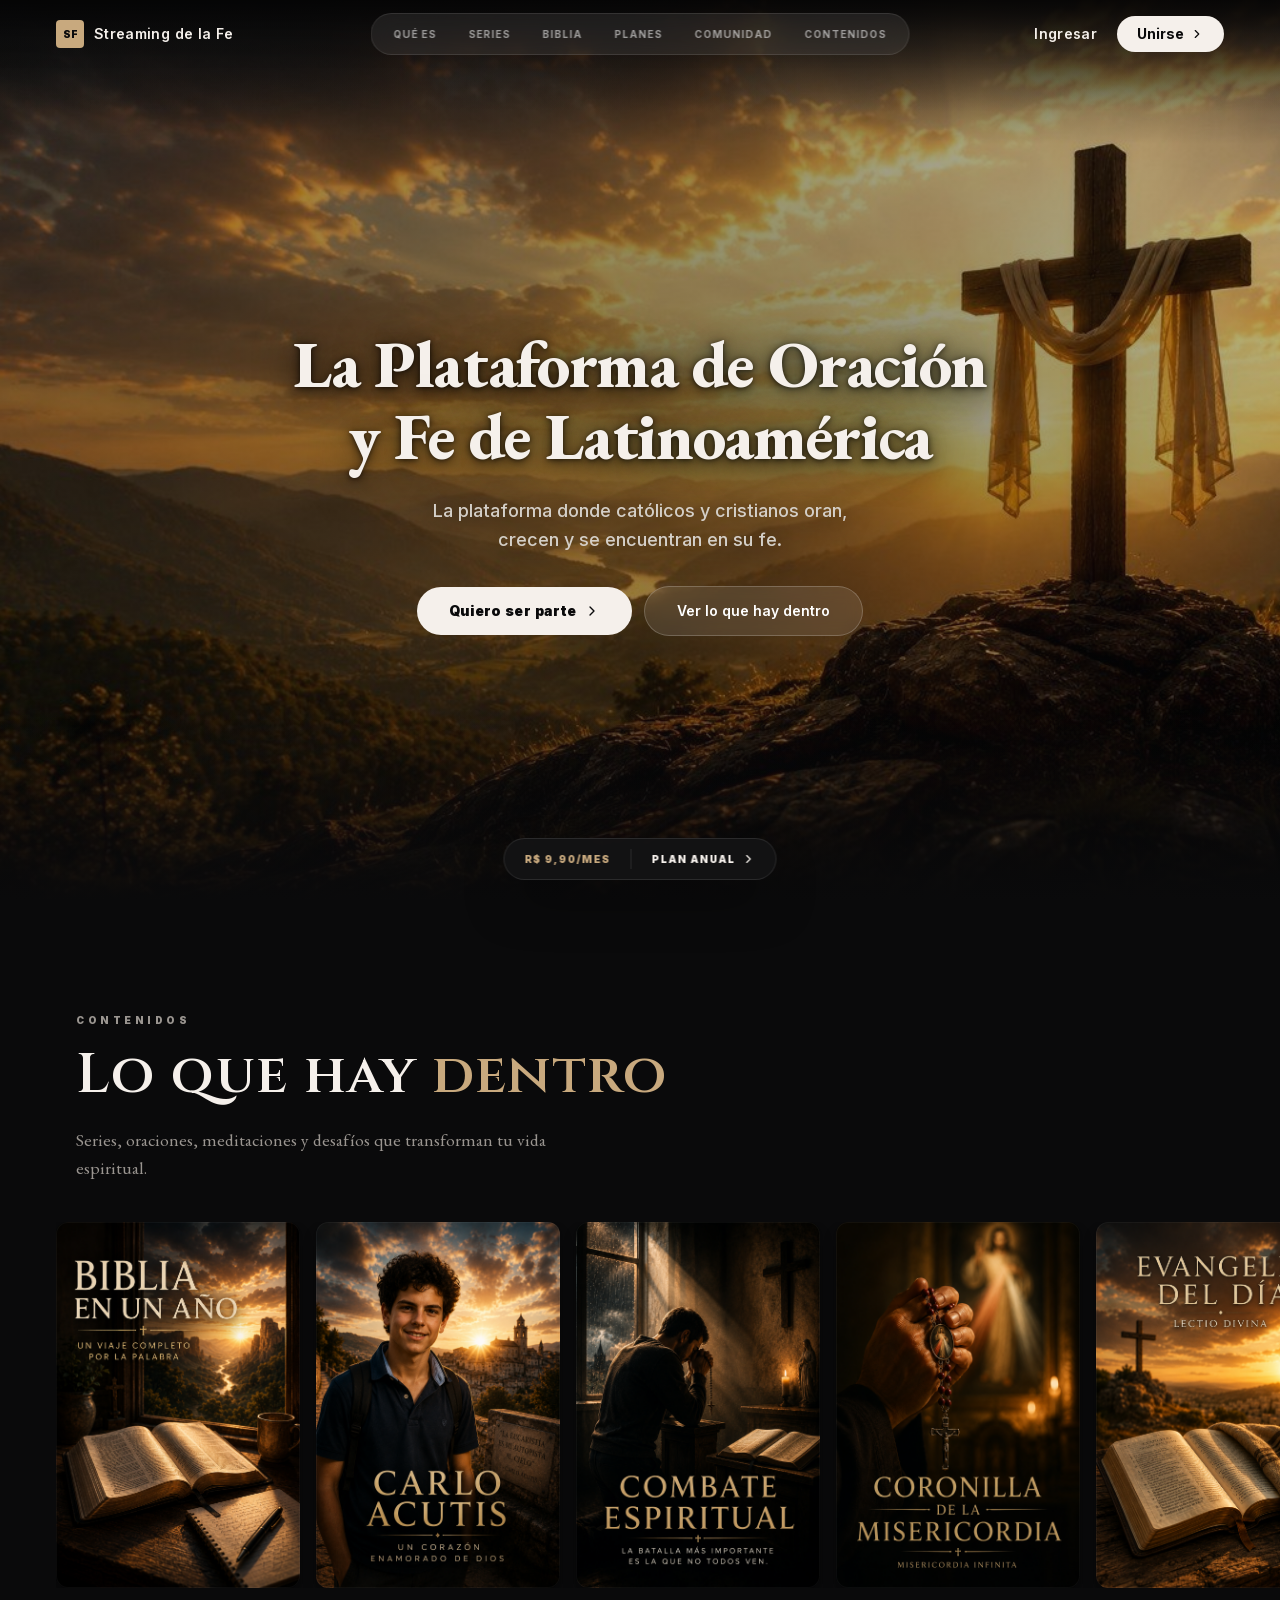
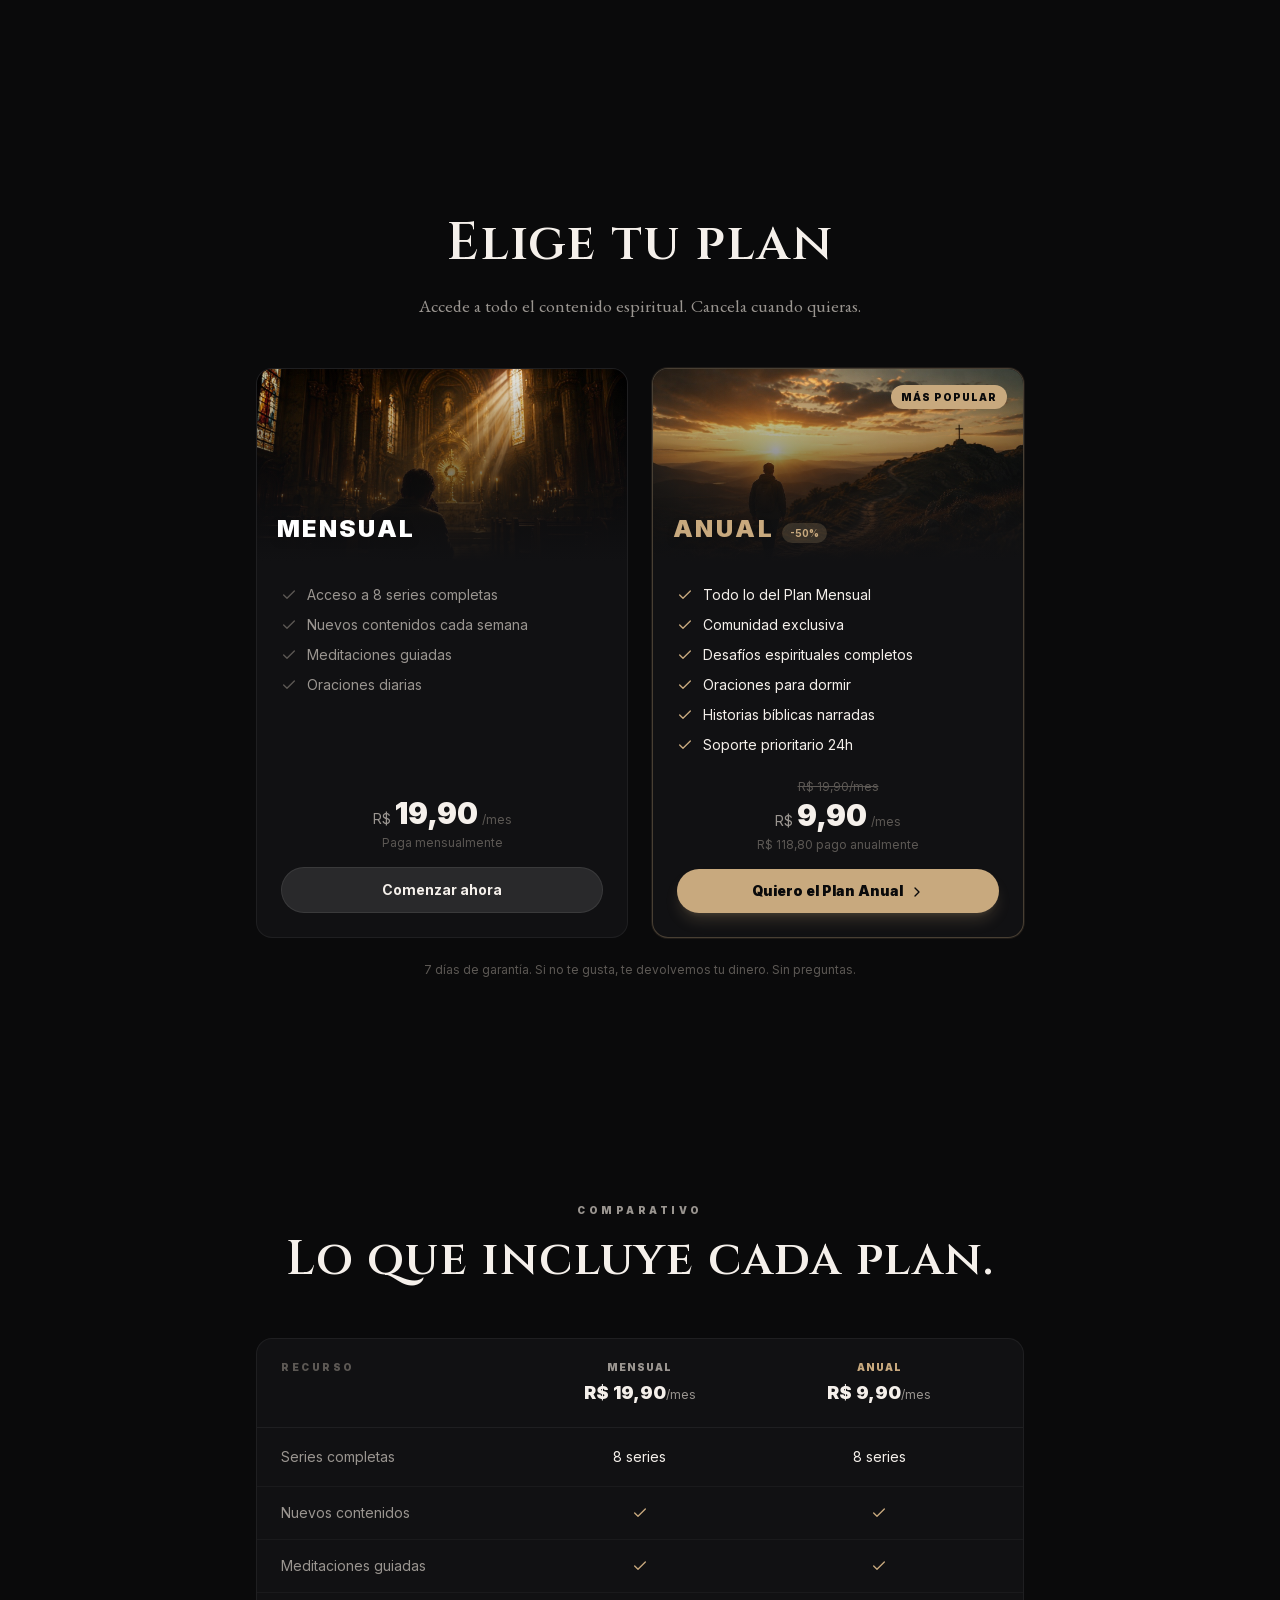
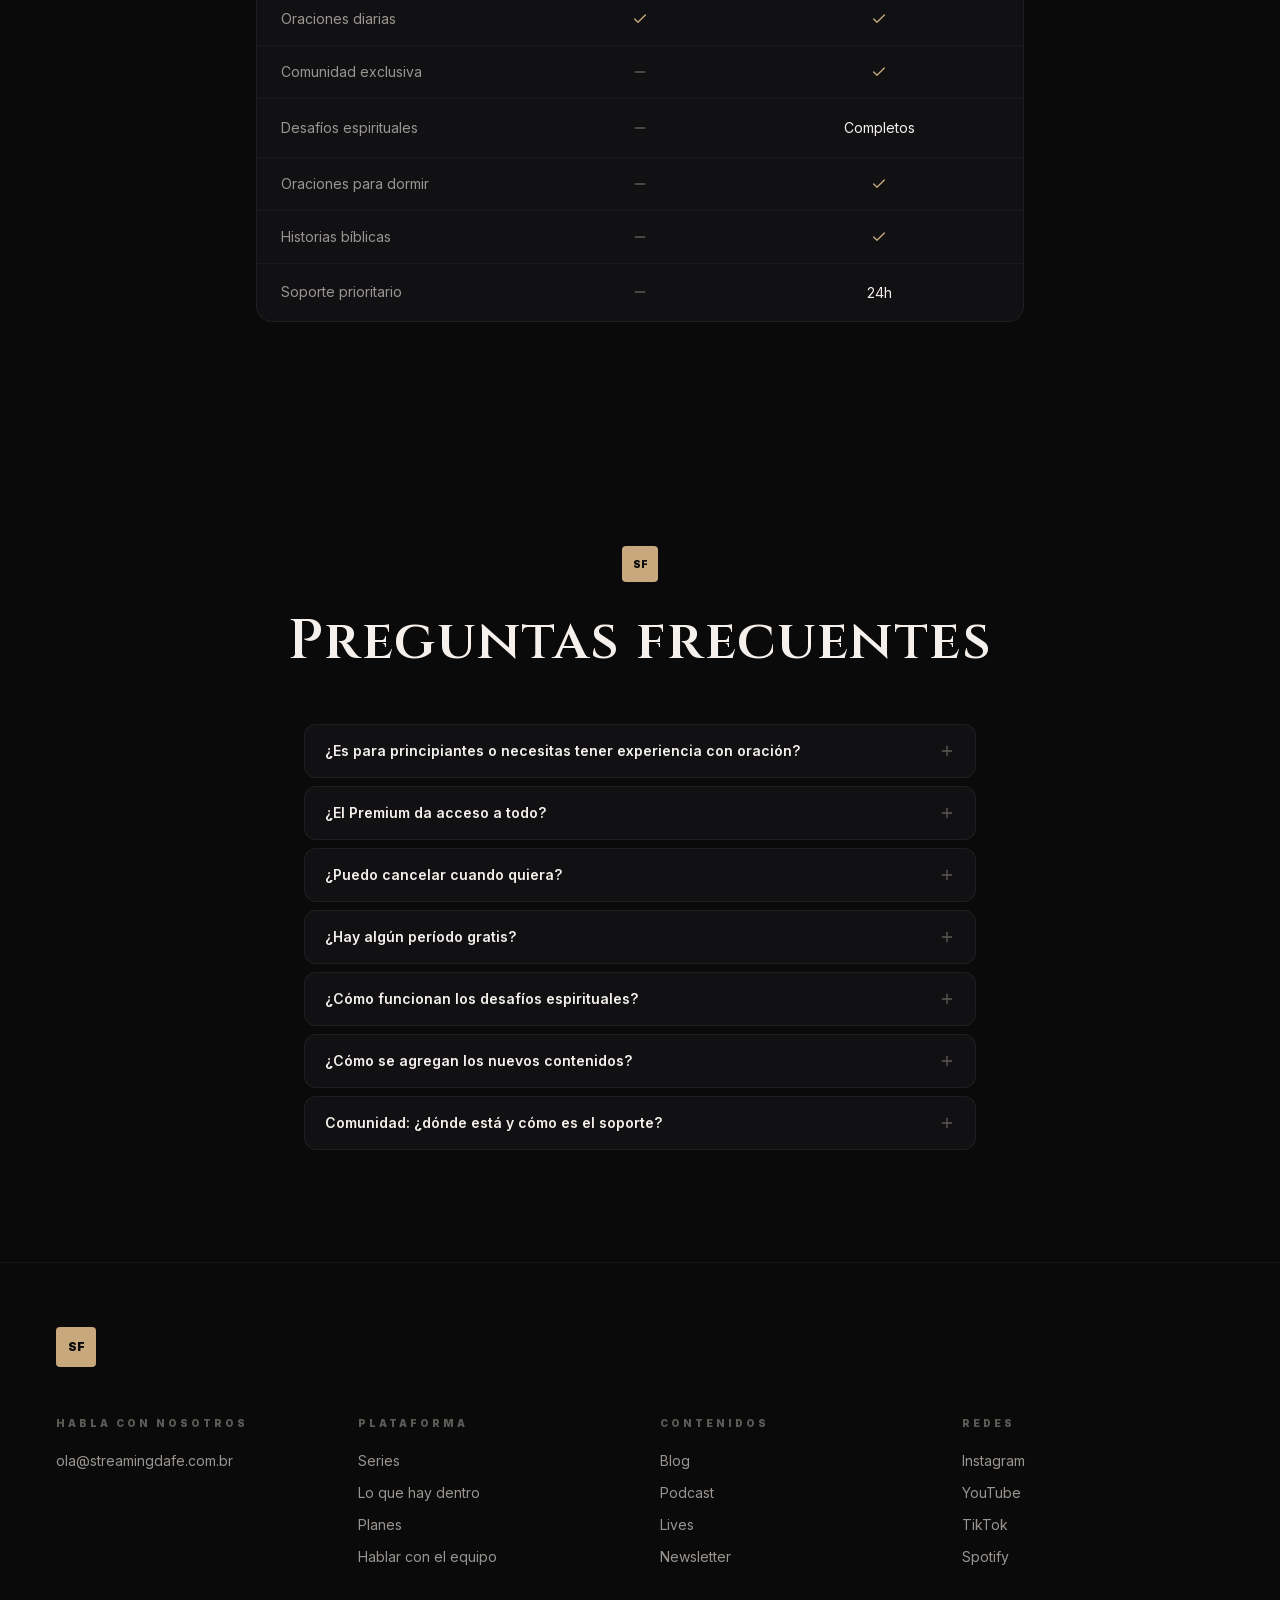
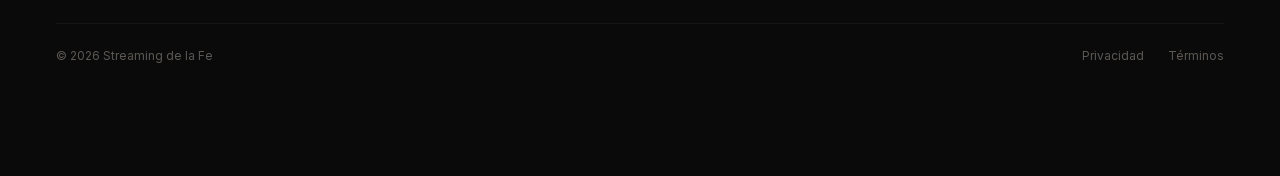
<file: index.html>
<!DOCTYPE html><html lang="es" class="inter_58889a5f-module__31LEQq__variable cinzel_decorative_8e1cf90-module__CChGbq__variable cinzel_65372973-module__KpKroW__variable eb_garamond_cbbc3cf3-module__xq3SUG__variable h-full antialiased dark"><head><meta charSet="utf-8"/><meta name="viewport" content="width=device-width, initial-scale=1"/><link rel="preload" href="/_next/static/media/4ee71d90e0f663bd-s.p.02x5gcj01ji7l.woff2" as="font" crossorigin="" type="font/woff2"/><link rel="preload" href="/_next/static/media/83afe278b6a6bb3c-s.p.0q-301v4kxxnr.woff2" as="font" crossorigin="" type="font/woff2"/><link rel="preload" href="/_next/static/media/c91de1963421a97e-s.p.11y6wew.ka8ye.woff2" as="font" crossorigin="" type="font/woff2"/><link rel="preload" href="/_next/static/media/cc014fcb166cf364-s.p.0rbrcy8kuidpb.woff2" as="font" crossorigin="" type="font/woff2"/><link rel="preload" href="/_next/static/media/cfa8380cafbbf487-s.p.0byao38h2ss-..woff2" as="font" crossorigin="" type="font/woff2"/><link rel="preload" href="/_next/static/media/e4505858a30c79c2-s.p.14m88r~v.m-cq.woff2" as="font" crossorigin="" type="font/woff2"/><link rel="preload" href="/_next/static/media/ea1df765ed99ddf9-s.p.00wb.edbz0smi.woff2" as="font" crossorigin="" type="font/woff2"/><link rel="preload" as="image" href="/plan-mensual.jpg"/><link rel="preload" as="image" href="/plan-premium.jpg"/><link rel="stylesheet" href="/_next/static/chunks/0xw76~.n.oagj.css" data-precedence="next"/><link rel="preload" as="script" fetchPriority="low" href="/_next/static/chunks/15pjn.n4_q6le.js"/><script src="/_next/static/chunks/0pqt~8bl3ukh4.js" async=""></script><script src="/_next/static/chunks/07lhk_q6pmm3r.js" async=""></script><script src="/_next/static/chunks/07nm.~fuw7rqn.js" async=""></script><script src="/_next/static/chunks/turbopack-0mnmr8i0323zp.js" async=""></script><script src="/_next/static/chunks/0wwu-5fp-.yo4.js" async=""></script><script src="/_next/static/chunks/0d3shmwh5_nmn.js" async=""></script><script src="/_next/static/chunks/0hkdmrmd9uu8v.js" async=""></script><script src="/_next/static/chunks/002tlmvuqo9cj.js" async=""></script><script src="/_next/static/chunks/0a6bvi_icct4k.js" async=""></script><meta name="next-size-adjust" content=""/><title>Streaming de la Fe</title><meta name="description" content="Una plataforma de contenido espiritual premium. Series, oraciones y meditaciones para tu jornada de fe."/><link rel="icon" href="/favicon.ico?favicon.0x3dzn~oxb6tn.ico" sizes="256x256" type="image/x-icon"/><script src="/_next/static/chunks/03~yq9q893hmn.js" noModule=""></script></head><body class="min-h-screen bg-[#0A0A0B] text-[#F5F0EB] font-sans"><div hidden=""><!--$--><!--/$--></div><nav class="fixed top-0 left-0 right-0 z-50 transition-colors duration-300"><div class="absolute inset-0 bg-gradient-to-b from-black/55 via-black/15 to-transparent pointer-events-none"></div><div class="relative flex items-center justify-between px-5 md:px-10 lg:px-14 h-16 md:h-[68px]"><a href="/" class="flex items-center gap-2.5 no-underline group z-10 shrink-0"><div class="w-7 h-7 rounded flex items-center justify-center shrink-0 transition-all duration-300 bg-[#C8A97E] group-hover:bg-[#D4B98A]"><span class="text-[10px] font-black leading-none transition-colors duration-300 text-[#0A0A0B]">SF</span></div><span class="text-sm font-semibold tracking-wide hidden sm:block transition-colors duration-300 font-sans text-[#F5F0EB] group-hover:text-white">Streaming de la Fe</span></a><div class="absolute left-1/2 -translate-x-1/2 hidden lg:flex items-center backdrop-blur-md border rounded-full px-1.5 py-1.5 transition-all duration-300 bg-[rgba(255,255,255,0.08)] border-[rgba(255,255,255,0.1)]"><a href="#" class="px-4 py-1.5 rounded-full text-[10px] font-bold uppercase tracking-widest transition-all duration-200 no-underline whitespace-nowrap font-sans text-[rgba(255,255,255,0.55)] hover:text-white hover:bg-[rgba(255,255,255,0.1)]">Inicio</a><a href="#conteudos" class="px-4 py-1.5 rounded-full text-[10px] font-bold uppercase tracking-widest transition-all duration-200 no-underline whitespace-nowrap font-sans text-[rgba(255,255,255,0.55)] hover:text-white hover:bg-[rgba(255,255,255,0.1)]">Contenidos</a><a href="#planes" class="px-4 py-1.5 rounded-full text-[10px] font-bold uppercase tracking-widest transition-all duration-200 no-underline whitespace-nowrap font-sans text-[rgba(255,255,255,0.55)] hover:text-white hover:bg-[rgba(255,255,255,0.1)]">Planes</a><a href="#comparativo" class="px-4 py-1.5 rounded-full text-[10px] font-bold uppercase tracking-widest transition-all duration-200 no-underline whitespace-nowrap font-sans text-[rgba(255,255,255,0.55)] hover:text-white hover:bg-[rgba(255,255,255,0.1)]">Comparativo</a><a href="#faq" class="px-4 py-1.5 rounded-full text-[10px] font-bold uppercase tracking-widest transition-all duration-200 no-underline whitespace-nowrap font-sans text-[rgba(255,255,255,0.55)] hover:text-white hover:bg-[rgba(255,255,255,0.1)]">FAQ</a></div><div class="flex items-center gap-4 z-10 shrink-0"><a href="/login" class="text-sm font-semibold transition-colors duration-300 no-underline tracking-wide font-sans text-[#F5F0EB] hover:text-white">Ingresar</a><button class="lg:hidden p-2 rounded-full transition-all duration-200 text-[#F5F0EB] hover:bg-[rgba(255,255,255,0.1)]" aria-label="Abrir menú"><svg xmlns="http://www.w3.org/2000/svg" width="24" height="24" viewBox="0 0 24 24" fill="none" stroke="currentColor" stroke-width="2" stroke-linecap="round" stroke-linejoin="round" class="lucide lucide-menu w-5 h-5" aria-hidden="true"><path d="M4 5h16"></path><path d="M4 12h16"></path><path d="M4 19h16"></path></svg></button></div></div></nav><main><div class="bg-[#0A0A0B] text-[#F5F0EB] font-sans overflow-x-hidden"><section class="relative h-[85vh] md:h-screen min-h-[520px] md:min-h-[640px] overflow-hidden"><div class="absolute inset-0 bg-cover bg-no-repeat" style="background-image:url(/hero-landing.jpg);background-position:center 20%"></div><div class="absolute top-0 left-0 right-0 h-36 bg-gradient-to-b from-[#0A0A0B]/80 to-transparent pointer-events-none"></div><div class="absolute inset-0 pointer-events-none" style="background:radial-gradient(ellipse 80% 85% at 50% 45%, rgba(10,10,11,0.50) 0%, rgba(10,10,11,0.35) 50%, rgba(10,10,11,0.15) 100%)"></div><div class="absolute top-0 left-0 right-0 h-28 bg-gradient-to-b from-[#0A0A0B]/60 to-transparent pointer-events-none"></div><div class="absolute bottom-0 left-0 right-0 h-48 bg-gradient-to-t from-[#0A0A0B] to-transparent pointer-events-none"></div><div class="relative z-10 h-full flex flex-col items-center justify-center text-center px-6 pt-16"><div class="max-w-4xl space-y-6" style="opacity:0;transform:translateY(36px)"><h1 class="font-serif text-[#F5F0EB]" style="font-weight:800;font-size:clamp(2rem, 5.2vw, 5rem);line-height:1.08;letter-spacing:-0.02em;text-shadow:0 4px 40px rgba(0,0,0,0.9), 0 2px 12px rgba(0,0,0,0.6), 0 1px 4px rgba(0,0,0,0.5)">La Plataforma de Oración<!-- --> <br/>y Fe de Latinoamérica</h1><p class="text-base md:text-lg text-[#D4CFC8] max-w-md mx-auto leading-relaxed font-medium drop-shadow-[0_2px_12px_rgba(0,0,0,0.7)]">La plataforma donde católicos y cristianos oran, crecen y se encuentran en su fe.</p><div class="flex flex-wrap items-center justify-center gap-3 pt-2"><a href="/login" class="flex items-center gap-2 bg-[#F5F0EB] hover:bg-white text-[#0A0A0B] px-8 py-3.5 rounded-full font-black text-sm tracking-wide transition-all duration-200 hover:scale-[1.05] hover:shadow-2xl hover:shadow-black/30 active:scale-95 no-underline">Quiero ser parte<svg xmlns="http://www.w3.org/2000/svg" width="24" height="24" viewBox="0 0 24 24" fill="none" stroke="currentColor" stroke-width="2" stroke-linecap="round" stroke-linejoin="round" class="lucide lucide-chevron-right w-4 h-4" aria-hidden="true"><path d="m9 18 6-6-6-6"></path></svg></a><a href="#conteudos" class="flex items-center gap-2 bg-white/10 hover:bg-white/18 border border-white/20 hover:border-white/35 text-white px-8 py-3.5 rounded-full font-semibold text-sm backdrop-blur-sm transition-all duration-200 hover:scale-[1.05] active:scale-95 no-underline">Ver lo que hay dentro</a></div></div></div></section><section id="conteudos" class="py-20 md:py-28"><div class="max-w-[1240px] mx-auto px-5 md:px-10 lg:px-14 mb-10"><div style="opacity:0;transform:translateY(20px)"><p class="text-[10px] font-black uppercase tracking-[0.35em] text-[#9A9590] mb-3">Contenidos</p><h2 class="font-heading font-semibold leading-tight tracking-wide mb-4" style="font-size:clamp(1.8rem, 4.5vw, 3.5rem)">Lo que hay<!-- --> <span class="text-[#C8A97E]">dentro</span></h2><p class="font-serif text-[#9A9590] max-w-lg" style="font-size:clamp(1rem, 1.5vw, 1.1rem)">Series, oraciones, meditaciones y desafíos que transforman tu vida espiritual.</p></div></div><div class="pl-5 md:pl-10 lg:pl-14"><div class="relative group/carousel overflow-hidden"><div class="flex animate-drift"><div class="flex-shrink-0 w-[180px] sm:w-[200px] md:w-[220px] lg:w-[260px] pr-4"><div class="relative w-full aspect-[2/3] rounded-xl overflow-hidden bg-[#111113] shadow-lg shadow-black/40 group/card cursor-pointer"><img src="/card-1.jpg" alt="Contenido 1" class="w-full h-full object-cover transition-transform duration-500 group-hover/card:scale-105" loading="lazy"/><div class="absolute inset-0 ring-1 ring-inset ring-white/[0.04] rounded-xl pointer-events-none"></div></div></div><div class="flex-shrink-0 w-[180px] sm:w-[200px] md:w-[220px] lg:w-[260px] pr-4"><div class="relative w-full aspect-[2/3] rounded-xl overflow-hidden bg-[#111113] shadow-lg shadow-black/40 group/card cursor-pointer"><img src="/card-2.jpg" alt="Contenido 2" class="w-full h-full object-cover transition-transform duration-500 group-hover/card:scale-105" loading="lazy"/><div class="absolute inset-0 ring-1 ring-inset ring-white/[0.04] rounded-xl pointer-events-none"></div></div></div><div class="flex-shrink-0 w-[180px] sm:w-[200px] md:w-[220px] lg:w-[260px] pr-4"><div class="relative w-full aspect-[2/3] rounded-xl overflow-hidden bg-[#111113] shadow-lg shadow-black/40 group/card cursor-pointer"><img src="/card-3.jpg" alt="Contenido 3" class="w-full h-full object-cover transition-transform duration-500 group-hover/card:scale-105" loading="lazy"/><div class="absolute inset-0 ring-1 ring-inset ring-white/[0.04] rounded-xl pointer-events-none"></div></div></div><div class="flex-shrink-0 w-[180px] sm:w-[200px] md:w-[220px] lg:w-[260px] pr-4"><div class="relative w-full aspect-[2/3] rounded-xl overflow-hidden bg-[#111113] shadow-lg shadow-black/40 group/card cursor-pointer"><img src="/card-4.jpg" alt="Contenido 4" class="w-full h-full object-cover transition-transform duration-500 group-hover/card:scale-105" loading="lazy"/><div class="absolute inset-0 ring-1 ring-inset ring-white/[0.04] rounded-xl pointer-events-none"></div></div></div><div class="flex-shrink-0 w-[180px] sm:w-[200px] md:w-[220px] lg:w-[260px] pr-4"><div class="relative w-full aspect-[2/3] rounded-xl overflow-hidden bg-[#111113] shadow-lg shadow-black/40 group/card cursor-pointer"><img src="/card-5.jpg" alt="Contenido 5" class="w-full h-full object-cover transition-transform duration-500 group-hover/card:scale-105" loading="lazy"/><div class="absolute inset-0 ring-1 ring-inset ring-white/[0.04] rounded-xl pointer-events-none"></div></div></div><div class="flex-shrink-0 w-[180px] sm:w-[200px] md:w-[220px] lg:w-[260px] pr-4"><div class="relative w-full aspect-[2/3] rounded-xl overflow-hidden bg-[#111113] shadow-lg shadow-black/40 group/card cursor-pointer"><img src="/card-6.jpg" alt="Contenido 6" class="w-full h-full object-cover transition-transform duration-500 group-hover/card:scale-105" loading="lazy"/><div class="absolute inset-0 ring-1 ring-inset ring-white/[0.04] rounded-xl pointer-events-none"></div></div></div><div class="flex-shrink-0 w-[180px] sm:w-[200px] md:w-[220px] lg:w-[260px] pr-4"><div class="relative w-full aspect-[2/3] rounded-xl overflow-hidden bg-[#111113] shadow-lg shadow-black/40 group/card cursor-pointer"><img src="/card-7.jpg" alt="Contenido 7" class="w-full h-full object-cover transition-transform duration-500 group-hover/card:scale-105" loading="lazy"/><div class="absolute inset-0 ring-1 ring-inset ring-white/[0.04] rounded-xl pointer-events-none"></div></div></div><div class="flex-shrink-0 w-[180px] sm:w-[200px] md:w-[220px] lg:w-[260px] pr-4"><div class="relative w-full aspect-[2/3] rounded-xl overflow-hidden bg-[#111113] shadow-lg shadow-black/40 group/card cursor-pointer"><img src="/card-8.jpg" alt="Contenido 8" class="w-full h-full object-cover transition-transform duration-500 group-hover/card:scale-105" loading="lazy"/><div class="absolute inset-0 ring-1 ring-inset ring-white/[0.04] rounded-xl pointer-events-none"></div></div></div><div class="flex-shrink-0 w-[180px] sm:w-[200px] md:w-[220px] lg:w-[260px] pr-4"><div class="relative w-full aspect-[2/3] rounded-xl overflow-hidden bg-[#111113] shadow-lg shadow-black/40 group/card cursor-pointer"><img src="/card-9.jpg" alt="Contenido 9" class="w-full h-full object-cover transition-transform duration-500 group-hover/card:scale-105" loading="lazy"/><div class="absolute inset-0 ring-1 ring-inset ring-white/[0.04] rounded-xl pointer-events-none"></div></div></div><div class="flex-shrink-0 w-[180px] sm:w-[200px] md:w-[220px] lg:w-[260px] pr-4"><div class="relative w-full aspect-[2/3] rounded-xl overflow-hidden bg-[#111113] shadow-lg shadow-black/40 group/card cursor-pointer"><img src="/card-10.jpg" alt="Contenido 10" class="w-full h-full object-cover transition-transform duration-500 group-hover/card:scale-105" loading="lazy"/><div class="absolute inset-0 ring-1 ring-inset ring-white/[0.04] rounded-xl pointer-events-none"></div></div></div><div class="flex-shrink-0 w-[180px] sm:w-[200px] md:w-[220px] lg:w-[260px] pr-4"><div class="relative w-full aspect-[2/3] rounded-xl overflow-hidden bg-[#111113] shadow-lg shadow-black/40 group/card cursor-pointer"><img src="/card-11.jpg" alt="Contenido 11" class="w-full h-full object-cover transition-transform duration-500 group-hover/card:scale-105" loading="lazy"/><div class="absolute inset-0 ring-1 ring-inset ring-white/[0.04] rounded-xl pointer-events-none"></div></div></div><div class="flex-shrink-0 w-[180px] sm:w-[200px] md:w-[220px] lg:w-[260px] pr-4"><div class="relative w-full aspect-[2/3] rounded-xl overflow-hidden bg-[#111113] shadow-lg shadow-black/40 group/card cursor-pointer"><img src="/card-12.jpg" alt="Contenido 12" class="w-full h-full object-cover transition-transform duration-500 group-hover/card:scale-105" loading="lazy"/><div class="absolute inset-0 ring-1 ring-inset ring-white/[0.04] rounded-xl pointer-events-none"></div></div></div><div class="flex-shrink-0 w-[180px] sm:w-[200px] md:w-[220px] lg:w-[260px] pr-4"><div class="relative w-full aspect-[2/3] rounded-xl overflow-hidden bg-[#111113] shadow-lg shadow-black/40 group/card cursor-pointer"><img src="/card-13.jpg" alt="Contenido 13" class="w-full h-full object-cover transition-transform duration-500 group-hover/card:scale-105" loading="lazy"/><div class="absolute inset-0 ring-1 ring-inset ring-white/[0.04] rounded-xl pointer-events-none"></div></div></div><div class="flex-shrink-0 w-[180px] sm:w-[200px] md:w-[220px] lg:w-[260px] pr-4"><div class="relative w-full aspect-[2/3] rounded-xl overflow-hidden bg-[#111113] shadow-lg shadow-black/40 group/card cursor-pointer"><img src="/card-14.jpg" alt="Contenido 14" class="w-full h-full object-cover transition-transform duration-500 group-hover/card:scale-105" loading="lazy"/><div class="absolute inset-0 ring-1 ring-inset ring-white/[0.04] rounded-xl pointer-events-none"></div></div></div><div class="flex-shrink-0 w-[180px] sm:w-[200px] md:w-[220px] lg:w-[260px] pr-4"><div class="relative w-full aspect-[2/3] rounded-xl overflow-hidden bg-[#111113] shadow-lg shadow-black/40 group/card cursor-pointer"><img src="/card-1.jpg" alt="Contenido 1" class="w-full h-full object-cover transition-transform duration-500 group-hover/card:scale-105" loading="lazy"/><div class="absolute inset-0 ring-1 ring-inset ring-white/[0.04] rounded-xl pointer-events-none"></div></div></div><div class="flex-shrink-0 w-[180px] sm:w-[200px] md:w-[220px] lg:w-[260px] pr-4"><div class="relative w-full aspect-[2/3] rounded-xl overflow-hidden bg-[#111113] shadow-lg shadow-black/40 group/card cursor-pointer"><img src="/card-2.jpg" alt="Contenido 2" class="w-full h-full object-cover transition-transform duration-500 group-hover/card:scale-105" loading="lazy"/><div class="absolute inset-0 ring-1 ring-inset ring-white/[0.04] rounded-xl pointer-events-none"></div></div></div><div class="flex-shrink-0 w-[180px] sm:w-[200px] md:w-[220px] lg:w-[260px] pr-4"><div class="relative w-full aspect-[2/3] rounded-xl overflow-hidden bg-[#111113] shadow-lg shadow-black/40 group/card cursor-pointer"><img src="/card-3.jpg" alt="Contenido 3" class="w-full h-full object-cover transition-transform duration-500 group-hover/card:scale-105" loading="lazy"/><div class="absolute inset-0 ring-1 ring-inset ring-white/[0.04] rounded-xl pointer-events-none"></div></div></div><div class="flex-shrink-0 w-[180px] sm:w-[200px] md:w-[220px] lg:w-[260px] pr-4"><div class="relative w-full aspect-[2/3] rounded-xl overflow-hidden bg-[#111113] shadow-lg shadow-black/40 group/card cursor-pointer"><img src="/card-4.jpg" alt="Contenido 4" class="w-full h-full object-cover transition-transform duration-500 group-hover/card:scale-105" loading="lazy"/><div class="absolute inset-0 ring-1 ring-inset ring-white/[0.04] rounded-xl pointer-events-none"></div></div></div><div class="flex-shrink-0 w-[180px] sm:w-[200px] md:w-[220px] lg:w-[260px] pr-4"><div class="relative w-full aspect-[2/3] rounded-xl overflow-hidden bg-[#111113] shadow-lg shadow-black/40 group/card cursor-pointer"><img src="/card-5.jpg" alt="Contenido 5" class="w-full h-full object-cover transition-transform duration-500 group-hover/card:scale-105" loading="lazy"/><div class="absolute inset-0 ring-1 ring-inset ring-white/[0.04] rounded-xl pointer-events-none"></div></div></div><div class="flex-shrink-0 w-[180px] sm:w-[200px] md:w-[220px] lg:w-[260px] pr-4"><div class="relative w-full aspect-[2/3] rounded-xl overflow-hidden bg-[#111113] shadow-lg shadow-black/40 group/card cursor-pointer"><img src="/card-6.jpg" alt="Contenido 6" class="w-full h-full object-cover transition-transform duration-500 group-hover/card:scale-105" loading="lazy"/><div class="absolute inset-0 ring-1 ring-inset ring-white/[0.04] rounded-xl pointer-events-none"></div></div></div><div class="flex-shrink-0 w-[180px] sm:w-[200px] md:w-[220px] lg:w-[260px] pr-4"><div class="relative w-full aspect-[2/3] rounded-xl overflow-hidden bg-[#111113] shadow-lg shadow-black/40 group/card cursor-pointer"><img src="/card-7.jpg" alt="Contenido 7" class="w-full h-full object-cover transition-transform duration-500 group-hover/card:scale-105" loading="lazy"/><div class="absolute inset-0 ring-1 ring-inset ring-white/[0.04] rounded-xl pointer-events-none"></div></div></div><div class="flex-shrink-0 w-[180px] sm:w-[200px] md:w-[220px] lg:w-[260px] pr-4"><div class="relative w-full aspect-[2/3] rounded-xl overflow-hidden bg-[#111113] shadow-lg shadow-black/40 group/card cursor-pointer"><img src="/card-8.jpg" alt="Contenido 8" class="w-full h-full object-cover transition-transform duration-500 group-hover/card:scale-105" loading="lazy"/><div class="absolute inset-0 ring-1 ring-inset ring-white/[0.04] rounded-xl pointer-events-none"></div></div></div><div class="flex-shrink-0 w-[180px] sm:w-[200px] md:w-[220px] lg:w-[260px] pr-4"><div class="relative w-full aspect-[2/3] rounded-xl overflow-hidden bg-[#111113] shadow-lg shadow-black/40 group/card cursor-pointer"><img src="/card-9.jpg" alt="Contenido 9" class="w-full h-full object-cover transition-transform duration-500 group-hover/card:scale-105" loading="lazy"/><div class="absolute inset-0 ring-1 ring-inset ring-white/[0.04] rounded-xl pointer-events-none"></div></div></div><div class="flex-shrink-0 w-[180px] sm:w-[200px] md:w-[220px] lg:w-[260px] pr-4"><div class="relative w-full aspect-[2/3] rounded-xl overflow-hidden bg-[#111113] shadow-lg shadow-black/40 group/card cursor-pointer"><img src="/card-10.jpg" alt="Contenido 10" class="w-full h-full object-cover transition-transform duration-500 group-hover/card:scale-105" loading="lazy"/><div class="absolute inset-0 ring-1 ring-inset ring-white/[0.04] rounded-xl pointer-events-none"></div></div></div><div class="flex-shrink-0 w-[180px] sm:w-[200px] md:w-[220px] lg:w-[260px] pr-4"><div class="relative w-full aspect-[2/3] rounded-xl overflow-hidden bg-[#111113] shadow-lg shadow-black/40 group/card cursor-pointer"><img src="/card-11.jpg" alt="Contenido 11" class="w-full h-full object-cover transition-transform duration-500 group-hover/card:scale-105" loading="lazy"/><div class="absolute inset-0 ring-1 ring-inset ring-white/[0.04] rounded-xl pointer-events-none"></div></div></div><div class="flex-shrink-0 w-[180px] sm:w-[200px] md:w-[220px] lg:w-[260px] pr-4"><div class="relative w-full aspect-[2/3] rounded-xl overflow-hidden bg-[#111113] shadow-lg shadow-black/40 group/card cursor-pointer"><img src="/card-12.jpg" alt="Contenido 12" class="w-full h-full object-cover transition-transform duration-500 group-hover/card:scale-105" loading="lazy"/><div class="absolute inset-0 ring-1 ring-inset ring-white/[0.04] rounded-xl pointer-events-none"></div></div></div><div class="flex-shrink-0 w-[180px] sm:w-[200px] md:w-[220px] lg:w-[260px] pr-4"><div class="relative w-full aspect-[2/3] rounded-xl overflow-hidden bg-[#111113] shadow-lg shadow-black/40 group/card cursor-pointer"><img src="/card-13.jpg" alt="Contenido 13" class="w-full h-full object-cover transition-transform duration-500 group-hover/card:scale-105" loading="lazy"/><div class="absolute inset-0 ring-1 ring-inset ring-white/[0.04] rounded-xl pointer-events-none"></div></div></div><div class="flex-shrink-0 w-[180px] sm:w-[200px] md:w-[220px] lg:w-[260px] pr-4"><div class="relative w-full aspect-[2/3] rounded-xl overflow-hidden bg-[#111113] shadow-lg shadow-black/40 group/card cursor-pointer"><img src="/card-14.jpg" alt="Contenido 14" class="w-full h-full object-cover transition-transform duration-500 group-hover/card:scale-105" loading="lazy"/><div class="absolute inset-0 ring-1 ring-inset ring-white/[0.04] rounded-xl pointer-events-none"></div></div></div></div></div></div></section><section id="planes" class="py-20 md:py-28 px-5 md:px-10 lg:px-14"><div class="max-w-[1240px] mx-auto"><div class="text-center mb-12" style="opacity:0;transform:translateY(20px)"><h2 class="font-heading font-semibold leading-tight tracking-wide" style="font-size:clamp(1.8rem, 4vw, 3.2rem)">Elige tu plan</h2><p class="font-serif text-[#9A9590] mt-4 max-w-md mx-auto" style="font-size:clamp(1rem, 1.5vw, 1.1rem)">Accede a todo el contenido espiritual. Cancela cuando quieras.</p></div><div class="grid md:grid-cols-2 gap-6 max-w-3xl mx-auto"><div class="rounded-2xl overflow-hidden bg-[#111113] border border-white/[0.06] flex flex-col" style="opacity:0;transform:translateY(24px)"><div class="relative h-40 md:h-48 overflow-hidden"><img src="/plan-mensual.jpg" alt="Mensual" class="w-full h-full object-cover"/><div class="absolute inset-0 bg-gradient-to-t from-[#111113] to-transparent"></div><div class="absolute bottom-4 left-5"><span class="font-black text-xl md:text-2xl text-white tracking-widest uppercase drop-shadow-lg">MENSUAL</span></div></div><div class="p-6 flex-1 flex flex-col"><ul class="space-y-2.5 mb-6 flex-1"><li class="flex items-start gap-2.5 text-sm text-[#9A9590]"><svg xmlns="http://www.w3.org/2000/svg" width="24" height="24" viewBox="0 0 24 24" fill="none" stroke="currentColor" stroke-width="2" stroke-linecap="round" stroke-linejoin="round" class="lucide lucide-check w-4 h-4 text-[#5C5854] shrink-0 mt-0.5" aria-hidden="true"><path d="M20 6 9 17l-5-5"></path></svg>Acceso a 8 series completas</li><li class="flex items-start gap-2.5 text-sm text-[#9A9590]"><svg xmlns="http://www.w3.org/2000/svg" width="24" height="24" viewBox="0 0 24 24" fill="none" stroke="currentColor" stroke-width="2" stroke-linecap="round" stroke-linejoin="round" class="lucide lucide-check w-4 h-4 text-[#5C5854] shrink-0 mt-0.5" aria-hidden="true"><path d="M20 6 9 17l-5-5"></path></svg>Nuevos contenidos cada semana</li><li class="flex items-start gap-2.5 text-sm text-[#9A9590]"><svg xmlns="http://www.w3.org/2000/svg" width="24" height="24" viewBox="0 0 24 24" fill="none" stroke="currentColor" stroke-width="2" stroke-linecap="round" stroke-linejoin="round" class="lucide lucide-check w-4 h-4 text-[#5C5854] shrink-0 mt-0.5" aria-hidden="true"><path d="M20 6 9 17l-5-5"></path></svg>Meditaciones guiadas</li><li class="flex items-start gap-2.5 text-sm text-[#9A9590]"><svg xmlns="http://www.w3.org/2000/svg" width="24" height="24" viewBox="0 0 24 24" fill="none" stroke="currentColor" stroke-width="2" stroke-linecap="round" stroke-linejoin="round" class="lucide lucide-check w-4 h-4 text-[#5C5854] shrink-0 mt-0.5" aria-hidden="true"><path d="M20 6 9 17l-5-5"></path></svg>Oraciones diarias</li></ul><div class="text-center"><div class="flex items-baseline justify-center gap-1 mb-1"><span class="text-sm text-[#9A9590]">R$</span><span class="text-3xl font-black text-[#F5F0EB]">19,90</span><span class="text-xs text-[#5C5854]">/mes</span></div><p class="text-xs text-[#5C5854] mb-4">Paga mensualmente</p><a href="/login" class="block w-full text-center bg-white/10 hover:bg-white/15 border border-white/[0.08] hover:border-white/20 text-[#F5F0EB] px-6 py-3 rounded-full font-bold text-sm transition-all duration-200 hover:scale-[1.02] active:scale-95 no-underline">Comenzar ahora</a></div></div></div><div class="rounded-2xl overflow-hidden bg-[#111113] border border-[#C8A97E]/30 flex flex-col ring-1 ring-[#C8A97E]/10" style="opacity:0;transform:translateY(24px)"><div class="relative h-40 md:h-48 overflow-hidden"><img src="/plan-premium.jpg" alt="Anual" class="w-full h-full object-cover object-top"/><div class="absolute inset-0 bg-gradient-to-t from-[#111113] to-transparent"></div><div class="absolute top-4 right-4 bg-[#C8A97E] text-[#0A0A0B] text-[10px] px-2.5 py-1 rounded-full font-black uppercase tracking-widest">Más popular</div><div class="absolute bottom-4 left-5 flex items-baseline gap-2"><span class="font-black text-xl md:text-2xl text-[#C8A97E] tracking-widest uppercase drop-shadow-lg">ANUAL</span><span class="bg-[#C8A97E]/20 text-[#C8A97E] text-[10px] px-2 py-0.5 rounded-full font-bold">-50%</span></div></div><div class="p-6 flex-1 flex flex-col"><ul class="space-y-2.5 mb-6 flex-1"><li class="flex items-start gap-2.5 text-sm text-[#F5F0EB]"><svg xmlns="http://www.w3.org/2000/svg" width="24" height="24" viewBox="0 0 24 24" fill="none" stroke="currentColor" stroke-width="2" stroke-linecap="round" stroke-linejoin="round" class="lucide lucide-check w-4 h-4 text-[#C8A97E] shrink-0 mt-0.5" aria-hidden="true"><path d="M20 6 9 17l-5-5"></path></svg>Todo lo del Plan Mensual</li><li class="flex items-start gap-2.5 text-sm text-[#F5F0EB]"><svg xmlns="http://www.w3.org/2000/svg" width="24" height="24" viewBox="0 0 24 24" fill="none" stroke="currentColor" stroke-width="2" stroke-linecap="round" stroke-linejoin="round" class="lucide lucide-check w-4 h-4 text-[#C8A97E] shrink-0 mt-0.5" aria-hidden="true"><path d="M20 6 9 17l-5-5"></path></svg>Comunidad exclusiva</li><li class="flex items-start gap-2.5 text-sm text-[#F5F0EB]"><svg xmlns="http://www.w3.org/2000/svg" width="24" height="24" viewBox="0 0 24 24" fill="none" stroke="currentColor" stroke-width="2" stroke-linecap="round" stroke-linejoin="round" class="lucide lucide-check w-4 h-4 text-[#C8A97E] shrink-0 mt-0.5" aria-hidden="true"><path d="M20 6 9 17l-5-5"></path></svg>Desafíos espirituales completos</li><li class="flex items-start gap-2.5 text-sm text-[#F5F0EB]"><svg xmlns="http://www.w3.org/2000/svg" width="24" height="24" viewBox="0 0 24 24" fill="none" stroke="currentColor" stroke-width="2" stroke-linecap="round" stroke-linejoin="round" class="lucide lucide-check w-4 h-4 text-[#C8A97E] shrink-0 mt-0.5" aria-hidden="true"><path d="M20 6 9 17l-5-5"></path></svg>Oraciones para dormir</li><li class="flex items-start gap-2.5 text-sm text-[#F5F0EB]"><svg xmlns="http://www.w3.org/2000/svg" width="24" height="24" viewBox="0 0 24 24" fill="none" stroke="currentColor" stroke-width="2" stroke-linecap="round" stroke-linejoin="round" class="lucide lucide-check w-4 h-4 text-[#C8A97E] shrink-0 mt-0.5" aria-hidden="true"><path d="M20 6 9 17l-5-5"></path></svg>Historias bíblicas narradas</li><li class="flex items-start gap-2.5 text-sm text-[#F5F0EB]"><svg xmlns="http://www.w3.org/2000/svg" width="24" height="24" viewBox="0 0 24 24" fill="none" stroke="currentColor" stroke-width="2" stroke-linecap="round" stroke-linejoin="round" class="lucide lucide-check w-4 h-4 text-[#C8A97E] shrink-0 mt-0.5" aria-hidden="true"><path d="M20 6 9 17l-5-5"></path></svg>Soporte prioritario 24h</li></ul><div class="text-center"><p class="text-xs text-[#5C5854] line-through mb-0.5">R$ 19,90/mes</p><div class="flex items-baseline justify-center gap-1 mb-1"><span class="text-sm text-[#9A9590]">R$</span><span class="text-3xl font-black text-[#F5F0EB]">9,90</span><span class="text-xs text-[#5C5854]">/mes</span></div><p class="text-xs text-[#5C5854] mb-4">R$ 118,80 pago anualmente</p><a href="/login" class="block w-full text-center bg-[#C8A97E] hover:bg-[#D4B98A] text-[#0A0A0B] px-6 py-3 rounded-full font-black text-sm transition-all duration-200 hover:scale-[1.02] active:scale-95 no-underline shadow-lg shadow-[#C8A97E]/20">Quiero el Plan Anual<svg xmlns="http://www.w3.org/2000/svg" width="24" height="24" viewBox="0 0 24 24" fill="none" stroke="currentColor" stroke-width="2" stroke-linecap="round" stroke-linejoin="round" class="lucide lucide-chevron-right w-4 h-4 inline ml-1.5 -mt-0.5" aria-hidden="true"><path d="m9 18 6-6-6-6"></path></svg></a></div></div></div></div><p class="text-center text-xs text-[#5C5854] mt-6">7 días de garantía. Si no te gusta, te devolvemos tu dinero. Sin preguntas.</p></div></section><section id="comparativo" class="py-20 md:py-28 px-5 md:px-10 lg:px-14"><div class="max-w-[1240px] mx-auto"><div class="text-center mb-12" style="opacity:0;transform:translateY(20px)"><p class="text-[10px] font-black uppercase tracking-[0.35em] text-[#9A9590] mb-3">Comparativo</p><h2 class="font-heading font-semibold leading-tight tracking-wide" style="font-size:clamp(1.8rem, 4vw, 3rem)">Lo que incluye cada plan.</h2></div><div class="max-w-3xl mx-auto rounded-2xl overflow-hidden border border-white/[0.06] bg-[#111113]" style="opacity:0;transform:translateY(20px)"><div class="grid grid-cols-3 px-6 py-5 border-b border-white/[0.06]"><div class="text-[10px] font-black uppercase tracking-[0.25em] text-[#5C5854]">Recurso</div><div class="text-center"><p class="text-[10px] font-black uppercase tracking-widest text-[#9A9590] mb-1">Mensual</p><p class="text-lg font-black text-[#F5F0EB]">R$ 19,90<span class="text-xs font-normal text-[#9A9590]">/mes</span></p></div><div class="text-center"><p class="text-[10px] font-black uppercase tracking-widest text-[#C8A97E] mb-1">Anual</p><p class="text-lg font-black text-[#F5F0EB]">R$ 9,90<span class="text-xs font-normal text-[#9A9590]">/mes</span></p></div></div><div class="grid grid-cols-3 items-center px-6 py-4 hover:bg-white/[0.02] transition-colors border-b border-white/[0.04]"><span class="text-sm text-[#9A9590]">Series completas</span><div class="text-center"><span class="text-sm text-[#F5F0EB]">8 series</span></div><div class="text-center"><span class="text-sm text-[#F5F0EB]">8 series</span></div></div><div class="grid grid-cols-3 items-center px-6 py-4 hover:bg-white/[0.02] transition-colors border-b border-white/[0.04]"><span class="text-sm text-[#9A9590]">Nuevos contenidos</span><div class="text-center"><svg xmlns="http://www.w3.org/2000/svg" width="24" height="24" viewBox="0 0 24 24" fill="none" stroke="currentColor" stroke-width="2" stroke-linecap="round" stroke-linejoin="round" class="lucide lucide-check w-4 h-4 text-[#C8A97E] mx-auto" aria-hidden="true"><path d="M20 6 9 17l-5-5"></path></svg></div><div class="text-center"><svg xmlns="http://www.w3.org/2000/svg" width="24" height="24" viewBox="0 0 24 24" fill="none" stroke="currentColor" stroke-width="2" stroke-linecap="round" stroke-linejoin="round" class="lucide lucide-check w-4 h-4 text-[#C8A97E] mx-auto" aria-hidden="true"><path d="M20 6 9 17l-5-5"></path></svg></div></div><div class="grid grid-cols-3 items-center px-6 py-4 hover:bg-white/[0.02] transition-colors border-b border-white/[0.04]"><span class="text-sm text-[#9A9590]">Meditaciones guiadas</span><div class="text-center"><svg xmlns="http://www.w3.org/2000/svg" width="24" height="24" viewBox="0 0 24 24" fill="none" stroke="currentColor" stroke-width="2" stroke-linecap="round" stroke-linejoin="round" class="lucide lucide-check w-4 h-4 text-[#C8A97E] mx-auto" aria-hidden="true"><path d="M20 6 9 17l-5-5"></path></svg></div><div class="text-center"><svg xmlns="http://www.w3.org/2000/svg" width="24" height="24" viewBox="0 0 24 24" fill="none" stroke="currentColor" stroke-width="2" stroke-linecap="round" stroke-linejoin="round" class="lucide lucide-check w-4 h-4 text-[#C8A97E] mx-auto" aria-hidden="true"><path d="M20 6 9 17l-5-5"></path></svg></div></div><div class="grid grid-cols-3 items-center px-6 py-4 hover:bg-white/[0.02] transition-colors border-b border-white/[0.04]"><span class="text-sm text-[#9A9590]">Oraciones diarias</span><div class="text-center"><svg xmlns="http://www.w3.org/2000/svg" width="24" height="24" viewBox="0 0 24 24" fill="none" stroke="currentColor" stroke-width="2" stroke-linecap="round" stroke-linejoin="round" class="lucide lucide-check w-4 h-4 text-[#C8A97E] mx-auto" aria-hidden="true"><path d="M20 6 9 17l-5-5"></path></svg></div><div class="text-center"><svg xmlns="http://www.w3.org/2000/svg" width="24" height="24" viewBox="0 0 24 24" fill="none" stroke="currentColor" stroke-width="2" stroke-linecap="round" stroke-linejoin="round" class="lucide lucide-check w-4 h-4 text-[#C8A97E] mx-auto" aria-hidden="true"><path d="M20 6 9 17l-5-5"></path></svg></div></div><div class="grid grid-cols-3 items-center px-6 py-4 hover:bg-white/[0.02] transition-colors border-b border-white/[0.04]"><span class="text-sm text-[#9A9590]">Comunidad exclusiva</span><div class="text-center"><svg xmlns="http://www.w3.org/2000/svg" width="24" height="24" viewBox="0 0 24 24" fill="none" stroke="currentColor" stroke-width="2" stroke-linecap="round" stroke-linejoin="round" class="lucide lucide-minus w-4 h-4 text-[#5C5854] mx-auto" aria-hidden="true"><path d="M5 12h14"></path></svg></div><div class="text-center"><svg xmlns="http://www.w3.org/2000/svg" width="24" height="24" viewBox="0 0 24 24" fill="none" stroke="currentColor" stroke-width="2" stroke-linecap="round" stroke-linejoin="round" class="lucide lucide-check w-4 h-4 text-[#C8A97E] mx-auto" aria-hidden="true"><path d="M20 6 9 17l-5-5"></path></svg></div></div><div class="grid grid-cols-3 items-center px-6 py-4 hover:bg-white/[0.02] transition-colors border-b border-white/[0.04]"><span class="text-sm text-[#9A9590]">Desafíos espirituales</span><div class="text-center"><svg xmlns="http://www.w3.org/2000/svg" width="24" height="24" viewBox="0 0 24 24" fill="none" stroke="currentColor" stroke-width="2" stroke-linecap="round" stroke-linejoin="round" class="lucide lucide-minus w-4 h-4 text-[#5C5854] mx-auto" aria-hidden="true"><path d="M5 12h14"></path></svg></div><div class="text-center"><span class="text-sm text-[#F5F0EB]">Completos</span></div></div><div class="grid grid-cols-3 items-center px-6 py-4 hover:bg-white/[0.02] transition-colors border-b border-white/[0.04]"><span class="text-sm text-[#9A9590]">Oraciones para dormir</span><div class="text-center"><svg xmlns="http://www.w3.org/2000/svg" width="24" height="24" viewBox="0 0 24 24" fill="none" stroke="currentColor" stroke-width="2" stroke-linecap="round" stroke-linejoin="round" class="lucide lucide-minus w-4 h-4 text-[#5C5854] mx-auto" aria-hidden="true"><path d="M5 12h14"></path></svg></div><div class="text-center"><svg xmlns="http://www.w3.org/2000/svg" width="24" height="24" viewBox="0 0 24 24" fill="none" stroke="currentColor" stroke-width="2" stroke-linecap="round" stroke-linejoin="round" class="lucide lucide-check w-4 h-4 text-[#C8A97E] mx-auto" aria-hidden="true"><path d="M20 6 9 17l-5-5"></path></svg></div></div><div class="grid grid-cols-3 items-center px-6 py-4 hover:bg-white/[0.02] transition-colors border-b border-white/[0.04]"><span class="text-sm text-[#9A9590]">Historias bíblicas</span><div class="text-center"><svg xmlns="http://www.w3.org/2000/svg" width="24" height="24" viewBox="0 0 24 24" fill="none" stroke="currentColor" stroke-width="2" stroke-linecap="round" stroke-linejoin="round" class="lucide lucide-minus w-4 h-4 text-[#5C5854] mx-auto" aria-hidden="true"><path d="M5 12h14"></path></svg></div><div class="text-center"><svg xmlns="http://www.w3.org/2000/svg" width="24" height="24" viewBox="0 0 24 24" fill="none" stroke="currentColor" stroke-width="2" stroke-linecap="round" stroke-linejoin="round" class="lucide lucide-check w-4 h-4 text-[#C8A97E] mx-auto" aria-hidden="true"><path d="M20 6 9 17l-5-5"></path></svg></div></div><div class="grid grid-cols-3 items-center px-6 py-4 hover:bg-white/[0.02] transition-colors "><span class="text-sm text-[#9A9590]">Soporte prioritario</span><div class="text-center"><svg xmlns="http://www.w3.org/2000/svg" width="24" height="24" viewBox="0 0 24 24" fill="none" stroke="currentColor" stroke-width="2" stroke-linecap="round" stroke-linejoin="round" class="lucide lucide-minus w-4 h-4 text-[#5C5854] mx-auto" aria-hidden="true"><path d="M5 12h14"></path></svg></div><div class="text-center"><span class="text-sm text-[#F5F0EB]">24h</span></div></div></div></div></section><section id="faq" class="py-20 md:py-28 px-5 md:px-10 lg:px-14 bg-[#0A0A0B]"><div class="max-w-[1240px] mx-auto"><div class="text-center mb-12" style="opacity:0;transform:translateY(20px)"><div class="w-9 h-9 rounded bg-[#C8A97E] flex items-center justify-center mx-auto mb-6"><span class="text-[#0A0A0B] text-[10px] font-black">SF</span></div><h2 class="font-heading font-semibold text-[#F5F0EB] leading-tight tracking-wide" style="font-size:clamp(2rem, 5vw, 3.5rem)">Preguntas frecuentes</h2></div><div class="max-w-2xl mx-auto space-y-2"><div class="bg-[#111113] rounded-xl border border-white/[0.06] overflow-hidden" style="opacity:0;transform:translateY(10px)"><button class="w-full flex items-center justify-between px-5 py-4 text-left cursor-pointer group hover:bg-white/[0.03] transition-colors"><span class="text-sm font-semibold text-[#F5F0EB] pr-4">¿Es para principiantes o necesitas tener experiencia con oración?</span><svg xmlns="http://www.w3.org/2000/svg" width="24" height="24" viewBox="0 0 24 24" fill="none" stroke="currentColor" stroke-width="2" stroke-linecap="round" stroke-linejoin="round" class="lucide lucide-plus w-4 h-4 text-[#5C5854] shrink-0 transition-transform" aria-hidden="true"><path d="M5 12h14"></path><path d="M12 5v14"></path></svg></button></div><div class="bg-[#111113] rounded-xl border border-white/[0.06] overflow-hidden" style="opacity:0;transform:translateY(10px)"><button class="w-full flex items-center justify-between px-5 py-4 text-left cursor-pointer group hover:bg-white/[0.03] transition-colors"><span class="text-sm font-semibold text-[#F5F0EB] pr-4">¿El Premium da acceso a todo?</span><svg xmlns="http://www.w3.org/2000/svg" width="24" height="24" viewBox="0 0 24 24" fill="none" stroke="currentColor" stroke-width="2" stroke-linecap="round" stroke-linejoin="round" class="lucide lucide-plus w-4 h-4 text-[#5C5854] shrink-0 transition-transform" aria-hidden="true"><path d="M5 12h14"></path><path d="M12 5v14"></path></svg></button></div><div class="bg-[#111113] rounded-xl border border-white/[0.06] overflow-hidden" style="opacity:0;transform:translateY(10px)"><button class="w-full flex items-center justify-between px-5 py-4 text-left cursor-pointer group hover:bg-white/[0.03] transition-colors"><span class="text-sm font-semibold text-[#F5F0EB] pr-4">¿Puedo cancelar cuando quiera?</span><svg xmlns="http://www.w3.org/2000/svg" width="24" height="24" viewBox="0 0 24 24" fill="none" stroke="currentColor" stroke-width="2" stroke-linecap="round" stroke-linejoin="round" class="lucide lucide-plus w-4 h-4 text-[#5C5854] shrink-0 transition-transform" aria-hidden="true"><path d="M5 12h14"></path><path d="M12 5v14"></path></svg></button></div><div class="bg-[#111113] rounded-xl border border-white/[0.06] overflow-hidden" style="opacity:0;transform:translateY(10px)"><button class="w-full flex items-center justify-between px-5 py-4 text-left cursor-pointer group hover:bg-white/[0.03] transition-colors"><span class="text-sm font-semibold text-[#F5F0EB] pr-4">¿Hay algún período gratis?</span><svg xmlns="http://www.w3.org/2000/svg" width="24" height="24" viewBox="0 0 24 24" fill="none" stroke="currentColor" stroke-width="2" stroke-linecap="round" stroke-linejoin="round" class="lucide lucide-plus w-4 h-4 text-[#5C5854] shrink-0 transition-transform" aria-hidden="true"><path d="M5 12h14"></path><path d="M12 5v14"></path></svg></button></div><div class="bg-[#111113] rounded-xl border border-white/[0.06] overflow-hidden" style="opacity:0;transform:translateY(10px)"><button class="w-full flex items-center justify-between px-5 py-4 text-left cursor-pointer group hover:bg-white/[0.03] transition-colors"><span class="text-sm font-semibold text-[#F5F0EB] pr-4">¿Cómo funcionan los desafíos espirituales?</span><svg xmlns="http://www.w3.org/2000/svg" width="24" height="24" viewBox="0 0 24 24" fill="none" stroke="currentColor" stroke-width="2" stroke-linecap="round" stroke-linejoin="round" class="lucide lucide-plus w-4 h-4 text-[#5C5854] shrink-0 transition-transform" aria-hidden="true"><path d="M5 12h14"></path><path d="M12 5v14"></path></svg></button></div><div class="bg-[#111113] rounded-xl border border-white/[0.06] overflow-hidden" style="opacity:0;transform:translateY(10px)"><button class="w-full flex items-center justify-between px-5 py-4 text-left cursor-pointer group hover:bg-white/[0.03] transition-colors"><span class="text-sm font-semibold text-[#F5F0EB] pr-4">¿Cómo se agregan los nuevos contenidos?</span><svg xmlns="http://www.w3.org/2000/svg" width="24" height="24" viewBox="0 0 24 24" fill="none" stroke="currentColor" stroke-width="2" stroke-linecap="round" stroke-linejoin="round" class="lucide lucide-plus w-4 h-4 text-[#5C5854] shrink-0 transition-transform" aria-hidden="true"><path d="M5 12h14"></path><path d="M12 5v14"></path></svg></button></div><div class="bg-[#111113] rounded-xl border border-white/[0.06] overflow-hidden" style="opacity:0;transform:translateY(10px)"><button class="w-full flex items-center justify-between px-5 py-4 text-left cursor-pointer group hover:bg-white/[0.03] transition-colors"><span class="text-sm font-semibold text-[#F5F0EB] pr-4">Comunidad: ¿dónde está y cómo es el soporte?</span><svg xmlns="http://www.w3.org/2000/svg" width="24" height="24" viewBox="0 0 24 24" fill="none" stroke="currentColor" stroke-width="2" stroke-linecap="round" stroke-linejoin="round" class="lucide lucide-plus w-4 h-4 text-[#5C5854] shrink-0 transition-transform" aria-hidden="true"><path d="M5 12h14"></path><path d="M12 5v14"></path></svg></button></div></div></div></section><footer class="bg-[#0A0A0B] border-t border-white/[0.05] pt-16 pb-28 px-5 md:px-10 lg:px-14"><div class="max-w-[1240px] mx-auto"><div class="w-10 h-10 rounded bg-[#C8A97E] flex items-center justify-center mb-12"><span class="text-[#0A0A0B] text-xs font-black">SF</span></div><div class="grid grid-cols-2 md:grid-cols-4 gap-10 mb-14"><div><p class="text-[10px] font-black uppercase tracking-[0.3em] text-[#5C5854] mb-5">Habla con nosotros</p><nav class="space-y-3"><a href="/" class="block text-sm text-[#9A9590] hover:text-[#F5F0EB] transition-colors duration-200 no-underline">ola@streamingdafe.com.br</a></nav></div><div><p class="text-[10px] font-black uppercase tracking-[0.3em] text-[#5C5854] mb-5">Plataforma</p><nav class="space-y-3"><a href="/" class="block text-sm text-[#9A9590] hover:text-[#F5F0EB] transition-colors duration-200 no-underline">Series</a><a href="/" class="block text-sm text-[#9A9590] hover:text-[#F5F0EB] transition-colors duration-200 no-underline">Lo que hay dentro</a><a href="/" class="block text-sm text-[#9A9590] hover:text-[#F5F0EB] transition-colors duration-200 no-underline">Planes</a><a href="/" class="block text-sm text-[#9A9590] hover:text-[#F5F0EB] transition-colors duration-200 no-underline">Hablar con el equipo</a></nav></div><div><p class="text-[10px] font-black uppercase tracking-[0.3em] text-[#5C5854] mb-5">Contenidos</p><nav class="space-y-3"><a href="/" class="block text-sm text-[#9A9590] hover:text-[#F5F0EB] transition-colors duration-200 no-underline">Blog</a><a href="/" class="block text-sm text-[#9A9590] hover:text-[#F5F0EB] transition-colors duration-200 no-underline">Podcast</a><a href="/" class="block text-sm text-[#9A9590] hover:text-[#F5F0EB] transition-colors duration-200 no-underline">Lives</a><a href="/" class="block text-sm text-[#9A9590] hover:text-[#F5F0EB] transition-colors duration-200 no-underline">Newsletter</a></nav></div><div><p class="text-[10px] font-black uppercase tracking-[0.3em] text-[#5C5854] mb-5">Redes</p><nav class="space-y-3"><a href="/" class="block text-sm text-[#9A9590] hover:text-[#F5F0EB] transition-colors duration-200 no-underline">Instagram</a><a href="/" class="block text-sm text-[#9A9590] hover:text-[#F5F0EB] transition-colors duration-200 no-underline">YouTube</a><a href="/" class="block text-sm text-[#9A9590] hover:text-[#F5F0EB] transition-colors duration-200 no-underline">TikTok</a><a href="/" class="block text-sm text-[#9A9590] hover:text-[#F5F0EB] transition-colors duration-200 no-underline">Spotify</a></nav></div></div><div class="border-t border-white/[0.05] pt-6 flex flex-col md:flex-row items-center justify-between gap-3 text-xs text-[#5C5854]"><span>© 2026 Streaming de la Fe</span><div class="flex items-center gap-6"><a href="/" class="hover:text-[#9A9590] transition-colors no-underline">Privacidad</a><a href="/" class="hover:text-[#9A9590] transition-colors no-underline">Términos</a></div></div></div></footer><div class="fixed bottom-5 left-1/2 -translate-x-1/2 z-50 flex items-center backdrop-blur-md bg-[rgba(20,20,22,0.85)] border border-[rgba(255,255,255,0.1)] rounded-full overflow-hidden shadow-2xl shadow-black/60 hover:border-[rgba(255,255,255,0.18)] transition-all duration-300"><div class="text-[#C8A97E] px-5 py-3 text-[10px] font-black tracking-widest uppercase whitespace-nowrap">R$ 9,90/MES</div><div class="w-px h-5 bg-[rgba(255,255,255,0.1)]"></div><a href="/login" class="flex items-center gap-1.5 text-[#F5F0EB] hover:text-white px-5 py-3 text-[10px] font-black tracking-widest uppercase no-underline whitespace-nowrap transition-all duration-200 hover:pr-8">PLAN ANUAL<svg xmlns="http://www.w3.org/2000/svg" width="24" height="24" viewBox="0 0 24 24" fill="none" stroke="currentColor" stroke-width="2" stroke-linecap="round" stroke-linejoin="round" class="lucide lucide-chevron-right w-3.5 h-3.5" aria-hidden="true"><path d="m9 18 6-6-6-6"></path></svg></a></div></div><!--$--><!--/$--></main><script src="/_next/static/chunks/15pjn.n4_q6le.js" id="_R_" async=""></script><script>(self.__next_f=self.__next_f||[]).push([0])</script><script>self.__next_f.push([1,"1:\"$Sreact.fragment\"\n2:I[30824,[\"/_next/static/chunks/0wwu-5fp-.yo4.js\",\"/_next/static/chunks/0d3shmwh5_nmn.js\",\"/_next/static/chunks/0hkdmrmd9uu8v.js\",\"/_next/static/chunks/002tlmvuqo9cj.js\"],\"default\"]\n3:I[45678,[\"/_next/static/chunks/0wwu-5fp-.yo4.js\",\"/_next/static/chunks/0d3shmwh5_nmn.js\",\"/_next/static/chunks/0hkdmrmd9uu8v.js\",\"/_next/static/chunks/002tlmvuqo9cj.js\"],\"default\"]\n4:I[39756,[\"/_next/static/chunks/0wwu-5fp-.yo4.js\",\"/_next/static/chunks/0d3shmwh5_nmn.js\",\"/_next/static/chunks/0hkdmrmd9uu8v.js\",\"/_next/static/chunks/002tlmvuqo9cj.js\"],\"default\"]\n5:I[37457,[\"/_next/static/chunks/0wwu-5fp-.yo4.js\",\"/_next/static/chunks/0d3shmwh5_nmn.js\",\"/_next/static/chunks/0hkdmrmd9uu8v.js\",\"/_next/static/chunks/002tlmvuqo9cj.js\"],\"default\"]\n6:I[89759,[\"/_next/static/chunks/0wwu-5fp-.yo4.js\",\"/_next/static/chunks/0d3shmwh5_nmn.js\",\"/_next/static/chunks/0hkdmrmd9uu8v.js\",\"/_next/static/chunks/002tlmvuqo9cj.js\"],\"default\"]\n7:I[47257,[\"/_next/static/chunks/0wwu-5fp-.yo4.js\",\"/_next/static/chunks/0d3shmwh5_nmn.js\",\"/_next/static/chunks/0hkdmrmd9uu8v.js\",\"/_next/static/chunks/002tlmvuqo9cj.js\"],\"ClientPageRoot\"]\n8:I[52683,[\"/_next/static/chunks/0wwu-5fp-.yo4.js\",\"/_next/static/chunks/0d3shmwh5_nmn.js\",\"/_next/static/chunks/0hkdmrmd9uu8v.js\",\"/_next/static/chunks/002tlmvuqo9cj.js\",\"/_next/static/chunks/0a6bvi_icct4k.js\"],\"default\"]\nb:I[97367,[\"/_next/static/chunks/0wwu-5fp-.yo4.js\",\"/_next/static/chunks/0d3shmwh5_nmn.js\",\"/_next/static/chunks/0hkdmrmd9uu8v.js\",\"/_next/static/chunks/002tlmvuqo9cj.js\"],\"OutletBoundary\"]\nc:\"$Sreact.suspense\"\ne:I[97367,[\"/_next/static/chunks/0wwu-5fp-.yo4.js\",\"/_next/static/chunks/0d3shmwh5_nmn.js\",\"/_next/static/chunks/0hkdmrmd9uu8v.js\",\"/_next/static/chunks/002tlmvuqo9cj.js\"],\"ViewportBoundary\"]\n10:I[97367,[\"/_next/static/chunks/0wwu-5fp-.yo4.js\",\"/_next/static/chunks/0d3shmwh5_nmn.js\",\"/_next/static/chunks/0hkdmrmd9uu8v.js\",\"/_next/static/chunks/002tlmvuqo9cj.js\"],\"MetadataBoundary\"]\n12:I[68027,[\"/_next/static/chunks/0wwu-5fp-.yo4.js\",\"/_next/static/chunks/0d3shmwh5_nmn.js\",\"/_next/static/chunks/0hkdmrmd9uu8v.js\",\"/_next/static/chunks/002tlmvuqo9cj.js\"],\"default\",1]\n:HL[\"/_next/static/chunks/0xw76~.n.oagj.css\",\"style\"]\n:HL[\"/_next/static/media/4ee71d90e0f663bd-s.p.02x5gcj01ji7l.woff2\",\"font\",{\"crossOrigin\":\"\",\"type\":\"font/woff2\"}]\n:HL[\"/_next/static/media/83afe278b6a6bb3c-s.p.0q-301v4kxxnr.woff2\",\"font\",{\"crossOrigin\":\"\",\"type\":\"font/woff2\"}]\n:HL[\"/_next/static/media/c91de1963421a97e-s.p.11y6wew.ka8ye.woff2\",\"font\",{\"crossOrigin\":\"\",\"type\":\"font/woff2\"}]\n:HL[\"/_next/static/media/cc014fcb166cf364-s.p.0rbrcy8kuidpb.woff2\",\"font\",{\"crossOrigin\":\"\",\"type\":\"font/woff2\"}]\n:HL[\"/_next/static/media/cfa8380cafbbf487-s.p.0byao38h2ss-..woff2\",\"font\",{\"crossOrigin\":\"\",\"type\":\"font/woff2\"}]\n:HL[\"/_next/static/media/e4505858a30c79c2-s.p.14m88r~v.m-cq.woff2\",\"font\",{\"crossOrigin\":\"\",\"type\":\"font/woff2\"}]\n:HL[\"/_next/static/media/ea1df765ed99ddf9-s.p.00wb.edbz0smi.woff2\",\"font\",{\"crossOrigin\":\"\",\"type\":\"font/woff2\"}]\n"])</script><script>self.__next_f.push([1,"0:{\"P\":null,\"c\":[\"\",\"\"],\"q\":\"\",\"i\":false,\"f\":[[[\"\",{\"children\":[\"__PAGE__\",{}]},\"$undefined\",\"$undefined\",16],[[\"$\",\"$1\",\"c\",{\"children\":[[[\"$\",\"link\",\"0\",{\"rel\":\"stylesheet\",\"href\":\"/_next/static/chunks/0xw76~.n.oagj.css\",\"precedence\":\"next\",\"crossOrigin\":\"$undefined\",\"nonce\":\"$undefined\"}],[\"$\",\"script\",\"script-0\",{\"src\":\"/_next/static/chunks/0wwu-5fp-.yo4.js\",\"async\":true,\"nonce\":\"$undefined\"}],[\"$\",\"script\",\"script-1\",{\"src\":\"/_next/static/chunks/0d3shmwh5_nmn.js\",\"async\":true,\"nonce\":\"$undefined\"}],[\"$\",\"script\",\"script-2\",{\"src\":\"/_next/static/chunks/0hkdmrmd9uu8v.js\",\"async\":true,\"nonce\":\"$undefined\"}],[\"$\",\"script\",\"script-3\",{\"src\":\"/_next/static/chunks/002tlmvuqo9cj.js\",\"async\":true,\"nonce\":\"$undefined\"}]],[\"$\",\"html\",null,{\"lang\":\"es\",\"className\":\"inter_58889a5f-module__31LEQq__variable cinzel_decorative_8e1cf90-module__CChGbq__variable cinzel_65372973-module__KpKroW__variable eb_garamond_cbbc3cf3-module__xq3SUG__variable h-full antialiased dark\",\"children\":[\"$\",\"body\",null,{\"suppressHydrationWarning\":true,\"className\":\"min-h-screen bg-[#0A0A0B] text-[#F5F0EB] font-sans\",\"children\":[\"$\",\"$L2\",null,{\"children\":[[\"$\",\"$L3\",null,{}],[\"$\",\"main\",null,{\"children\":[\"$\",\"$L4\",null,{\"parallelRouterKey\":\"children\",\"error\":\"$undefined\",\"errorStyles\":\"$undefined\",\"errorScripts\":\"$undefined\",\"template\":[\"$\",\"$L5\",null,{}],\"templateStyles\":\"$undefined\",\"templateScripts\":\"$undefined\",\"notFound\":[[[\"$\",\"title\",null,{\"children\":\"404: This page could not be found.\"}],[\"$\",\"div\",null,{\"style\":{\"fontFamily\":\"system-ui,\\\"Segoe UI\\\",Roboto,Helvetica,Arial,sans-serif,\\\"Apple Color Emoji\\\",\\\"Segoe UI Emoji\\\"\",\"height\":\"100vh\",\"textAlign\":\"center\",\"display\":\"flex\",\"flexDirection\":\"column\",\"alignItems\":\"center\",\"justifyContent\":\"center\"},\"children\":[\"$\",\"div\",null,{\"children\":[[\"$\",\"style\",null,{\"dangerouslySetInnerHTML\":{\"__html\":\"body{color:#000;background:#fff;margin:0}.next-error-h1{border-right:1px solid rgba(0,0,0,.3)}@media (prefers-color-scheme:dark){body{color:#fff;background:#000}.next-error-h1{border-right:1px solid rgba(255,255,255,.3)}}\"}}],[\"$\",\"h1\",null,{\"className\":\"next-error-h1\",\"style\":{\"display\":\"inline-block\",\"margin\":\"0 20px 0 0\",\"padding\":\"0 23px 0 0\",\"fontSize\":24,\"fontWeight\":500,\"verticalAlign\":\"top\",\"lineHeight\":\"49px\"},\"children\":404}],[\"$\",\"div\",null,{\"style\":{\"display\":\"inline-block\"},\"children\":[\"$\",\"h2\",null,{\"style\":{\"fontSize\":14,\"fontWeight\":400,\"lineHeight\":\"49px\",\"margin\":0},\"children\":\"This page could not be found.\"}]}]]}]}]],[]],\"forbidden\":\"$undefined\",\"unauthorized\":\"$undefined\"}]}],[\"$\",\"$L6\",null,{}]]}]}]}]]}],{\"children\":[[\"$\",\"$1\",\"c\",{\"children\":[[\"$\",\"$L7\",null,{\"Component\":\"$8\",\"serverProvidedParams\":{\"searchParams\":{},\"params\":{},\"promises\":[\"$@9\",\"$@a\"]}}],[[\"$\",\"script\",\"script-0\",{\"src\":\"/_next/static/chunks/0a6bvi_icct4k.js\",\"async\":true,\"nonce\":\"$undefined\"}]],[\"$\",\"$Lb\",null,{\"children\":[\"$\",\"$c\",null,{\"name\":\"Next.MetadataOutlet\",\"children\":\"$@d\"}]}]]}],{},null,false,null]},null,false,null],[\"$\",\"$1\",\"h\",{\"children\":[null,[\"$\",\"$Le\",null,{\"children\":\"$Lf\"}],[\"$\",\"div\",null,{\"hidden\":true,\"children\":[\"$\",\"$L10\",null,{\"children\":[\"$\",\"$c\",null,{\"name\":\"Next.Metadata\",\"children\":\"$L11\"}]}]}],[\"$\",\"meta\",null,{\"name\":\"next-size-adjust\",\"content\":\"\"}]]}],false]],\"m\":\"$undefined\",\"G\":[\"$12\",[[\"$\",\"link\",\"0\",{\"rel\":\"stylesheet\",\"href\":\"/_next/static/chunks/0xw76~.n.oagj.css\",\"precedence\":\"next\",\"crossOrigin\":\"$undefined\",\"nonce\":\"$undefined\"}]]],\"S\":true,\"h\":null,\"s\":\"$undefined\",\"l\":\"$undefined\",\"p\":\"$undefined\",\"d\":\"$undefined\",\"b\":\"smLGSCkIVrrOb1Ylt6M9G\"}\n"])</script><script>self.__next_f.push([1,"9:{}\na:\"$0:f:0:1:1:children:0:props:children:0:props:serverProvidedParams:params\"\n"])</script><script>self.__next_f.push([1,"f:[[\"$\",\"meta\",\"0\",{\"charSet\":\"utf-8\"}],[\"$\",\"meta\",\"1\",{\"name\":\"viewport\",\"content\":\"width=device-width, initial-scale=1\"}]]\n"])</script><script>self.__next_f.push([1,"13:I[27201,[\"/_next/static/chunks/0wwu-5fp-.yo4.js\",\"/_next/static/chunks/0d3shmwh5_nmn.js\",\"/_next/static/chunks/0hkdmrmd9uu8v.js\",\"/_next/static/chunks/002tlmvuqo9cj.js\"],\"IconMark\"]\nd:null\n11:[[\"$\",\"title\",\"0\",{\"children\":\"Streaming de la Fe\"}],[\"$\",\"meta\",\"1\",{\"name\":\"description\",\"content\":\"Una plataforma de contenido espiritual premium. Series, oraciones y meditaciones para tu jornada de fe.\"}],[\"$\",\"link\",\"2\",{\"rel\":\"icon\",\"href\":\"/favicon.ico?favicon.0x3dzn~oxb6tn.ico\",\"sizes\":\"256x256\",\"type\":\"image/x-icon\"}],[\"$\",\"$L13\",\"3\",{}]]\n"])</script></body></html>
</file>
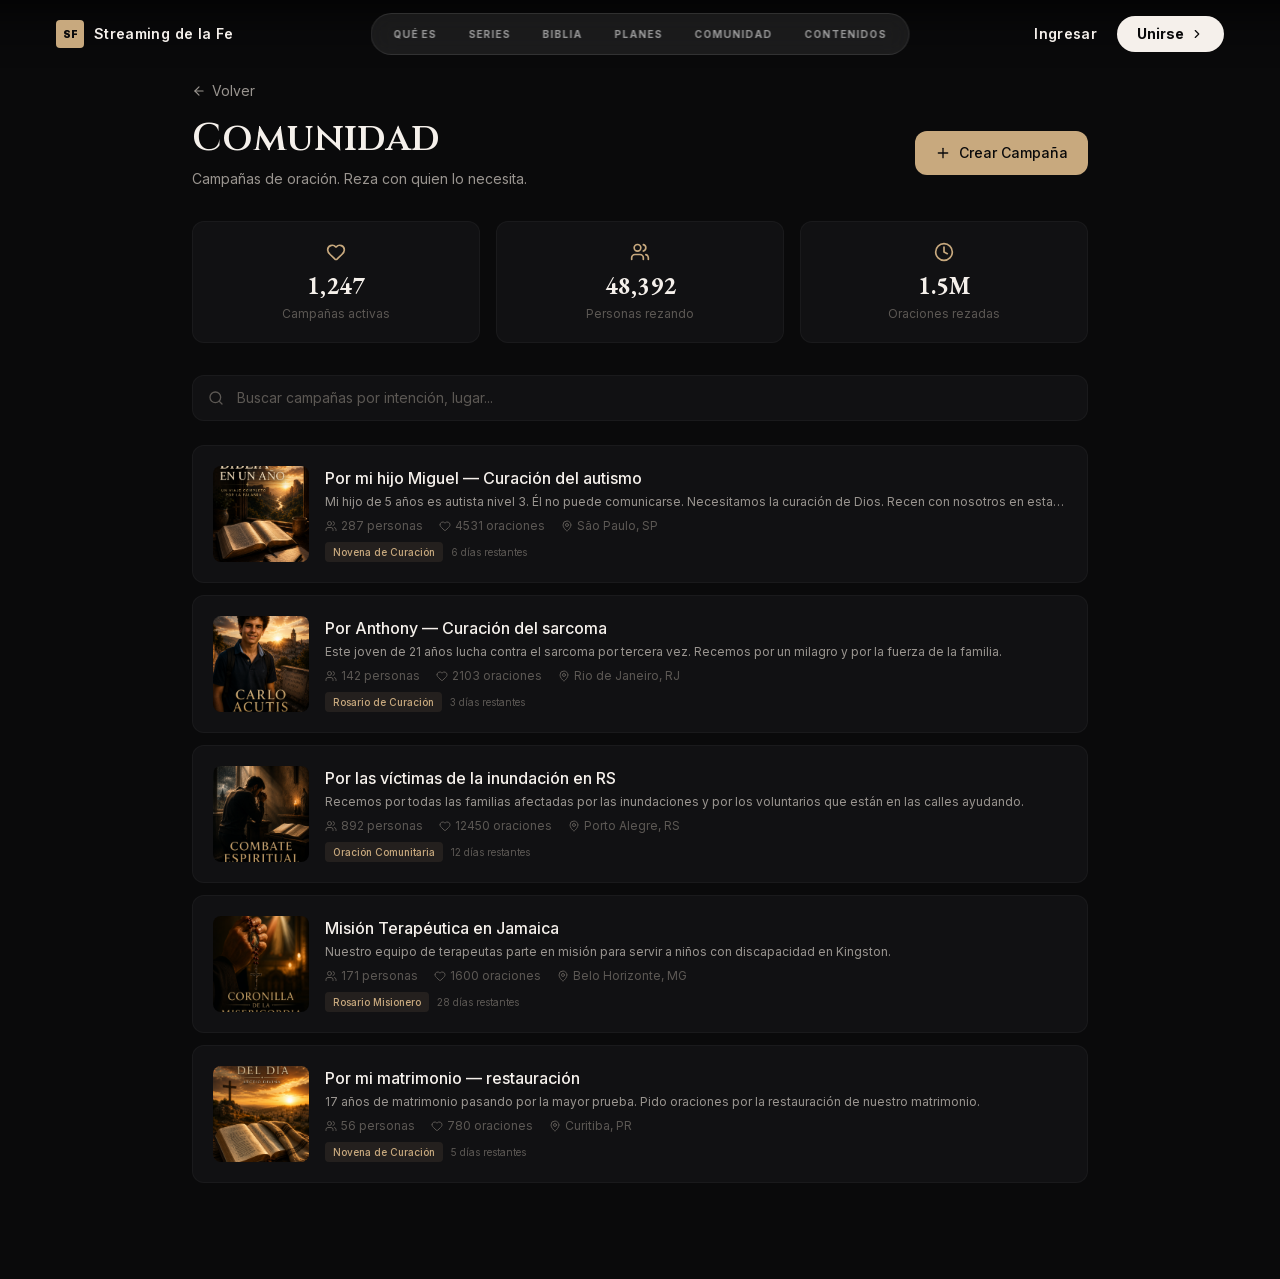
<file: community.html>
<!DOCTYPE html><html lang="es" class="inter_58889a5f-module__31LEQq__variable cinzel_decorative_8e1cf90-module__CChGbq__variable cinzel_65372973-module__KpKroW__variable eb_garamond_cbbc3cf3-module__xq3SUG__variable h-full antialiased dark"><head><meta charSet="utf-8"/><meta name="viewport" content="width=device-width, initial-scale=1"/><link rel="preload" href="/_next/static/media/4ee71d90e0f663bd-s.p.02x5gcj01ji7l.woff2" as="font" crossorigin="" type="font/woff2"/><link rel="preload" href="/_next/static/media/83afe278b6a6bb3c-s.p.0q-301v4kxxnr.woff2" as="font" crossorigin="" type="font/woff2"/><link rel="preload" href="/_next/static/media/c91de1963421a97e-s.p.11y6wew.ka8ye.woff2" as="font" crossorigin="" type="font/woff2"/><link rel="preload" href="/_next/static/media/cc014fcb166cf364-s.p.0rbrcy8kuidpb.woff2" as="font" crossorigin="" type="font/woff2"/><link rel="preload" href="/_next/static/media/cfa8380cafbbf487-s.p.0byao38h2ss-..woff2" as="font" crossorigin="" type="font/woff2"/><link rel="preload" href="/_next/static/media/e4505858a30c79c2-s.p.14m88r~v.m-cq.woff2" as="font" crossorigin="" type="font/woff2"/><link rel="preload" href="/_next/static/media/ea1df765ed99ddf9-s.p.00wb.edbz0smi.woff2" as="font" crossorigin="" type="font/woff2"/><link rel="preload" as="image" href="/card-1.jpg"/><link rel="preload" as="image" href="/card-2.jpg"/><link rel="preload" as="image" href="/card-3.jpg"/><link rel="preload" as="image" href="/card-4.jpg"/><link rel="preload" as="image" href="/card-5.jpg"/><link rel="stylesheet" href="/_next/static/chunks/0xw76~.n.oagj.css" data-precedence="next"/><link rel="preload" as="script" fetchPriority="low" href="/_next/static/chunks/15pjn.n4_q6le.js"/><script src="/_next/static/chunks/0pqt~8bl3ukh4.js" async=""></script><script src="/_next/static/chunks/07lhk_q6pmm3r.js" async=""></script><script src="/_next/static/chunks/07nm.~fuw7rqn.js" async=""></script><script src="/_next/static/chunks/turbopack-0mnmr8i0323zp.js" async=""></script><script src="/_next/static/chunks/0wwu-5fp-.yo4.js" async=""></script><script src="/_next/static/chunks/0d3shmwh5_nmn.js" async=""></script><script src="/_next/static/chunks/0hkdmrmd9uu8v.js" async=""></script><script src="/_next/static/chunks/002tlmvuqo9cj.js" async=""></script><script src="/_next/static/chunks/0jl5pgohrtk-k.js" async=""></script><meta name="next-size-adjust" content=""/><title>Streaming de la Fe</title><meta name="description" content="Una plataforma de contenido espiritual premium. Series, oraciones y meditaciones para tu jornada de fe."/><link rel="icon" href="/favicon.ico?favicon.0x3dzn~oxb6tn.ico" sizes="256x256" type="image/x-icon"/><script src="/_next/static/chunks/03~yq9q893hmn.js" noModule=""></script></head><body class="min-h-screen bg-[#0A0A0B] text-[#F5F0EB] font-sans"><div hidden=""><!--$--><!--/$--></div><nav class="fixed top-0 left-0 right-0 z-50 transition-colors duration-300"><div class="absolute inset-0 bg-gradient-to-b from-black/55 via-black/15 to-transparent pointer-events-none"></div><div class="relative flex items-center justify-between px-5 md:px-10 lg:px-14 h-16 md:h-[68px]"><a href="/" class="flex items-center gap-2.5 no-underline group z-10 shrink-0"><div class="w-7 h-7 rounded flex items-center justify-center shrink-0 transition-all duration-300 bg-[#C8A97E] group-hover:bg-[#D4B98A]"><span class="text-[10px] font-black leading-none transition-colors duration-300 text-[#0A0A0B]">SF</span></div><span class="text-sm font-semibold tracking-wide hidden sm:block transition-colors duration-300 font-sans text-[#F5F0EB] group-hover:text-white">Streaming de la Fe</span></a><div class="absolute left-1/2 -translate-x-1/2 hidden lg:flex items-center backdrop-blur-md border rounded-full px-1.5 py-1.5 transition-all duration-300 bg-[rgba(255,255,255,0.08)] border-[rgba(255,255,255,0.1)]"><a href="#" class="px-4 py-1.5 rounded-full text-[10px] font-bold uppercase tracking-widest transition-all duration-200 no-underline whitespace-nowrap font-sans text-[rgba(255,255,255,0.55)] hover:text-white hover:bg-[rgba(255,255,255,0.1)]">Inicio</a><a href="#conteudos" class="px-4 py-1.5 rounded-full text-[10px] font-bold uppercase tracking-widest transition-all duration-200 no-underline whitespace-nowrap font-sans text-[rgba(255,255,255,0.55)] hover:text-white hover:bg-[rgba(255,255,255,0.1)]">Contenidos</a><a href="#planes" class="px-4 py-1.5 rounded-full text-[10px] font-bold uppercase tracking-widest transition-all duration-200 no-underline whitespace-nowrap font-sans text-[rgba(255,255,255,0.55)] hover:text-white hover:bg-[rgba(255,255,255,0.1)]">Planes</a><a href="#comparativo" class="px-4 py-1.5 rounded-full text-[10px] font-bold uppercase tracking-widest transition-all duration-200 no-underline whitespace-nowrap font-sans text-[rgba(255,255,255,0.55)] hover:text-white hover:bg-[rgba(255,255,255,0.1)]">Comparativo</a><a href="#faq" class="px-4 py-1.5 rounded-full text-[10px] font-bold uppercase tracking-widest transition-all duration-200 no-underline whitespace-nowrap font-sans text-[rgba(255,255,255,0.55)] hover:text-white hover:bg-[rgba(255,255,255,0.1)]">FAQ</a></div><div class="flex items-center gap-4 z-10 shrink-0"><a href="/login" class="text-sm font-semibold transition-colors duration-300 no-underline tracking-wide font-sans text-[#F5F0EB] hover:text-white">Ingresar</a><button class="lg:hidden p-2 rounded-full transition-all duration-200 text-[#F5F0EB] hover:bg-[rgba(255,255,255,0.1)]" aria-label="Abrir menú"><svg xmlns="http://www.w3.org/2000/svg" width="24" height="24" viewBox="0 0 24 24" fill="none" stroke="currentColor" stroke-width="2" stroke-linecap="round" stroke-linejoin="round" class="lucide lucide-menu w-5 h-5" aria-hidden="true"><path d="M4 5h16"></path><path d="M4 12h16"></path><path d="M4 19h16"></path></svg></button></div></div></nav><main><div class="min-h-screen bg-[#0A0A0B] pt-20 pb-24 px-4 md:px-8 lg:px-16"><div class="max-w-4xl mx-auto mb-8" style="opacity:0;transform:translateY(-10px)"><a href="/" class="inline-flex items-center gap-1.5 text-sm text-[#9A9590] hover:text-[#F5F0EB] transition-colors mb-4 no-underline"><svg xmlns="http://www.w3.org/2000/svg" width="24" height="24" viewBox="0 0 24 24" fill="none" stroke="currentColor" stroke-width="2" stroke-linecap="round" stroke-linejoin="round" class="lucide lucide-arrow-left w-3.5 h-3.5" aria-hidden="true"><path d="m12 19-7-7 7-7"></path><path d="M19 12H5"></path></svg>Volver</a><div class="flex items-center justify-between"><div><h1 class="heading-lg mb-2">Comunidad</h1><p class="text-sm text-[#9A9590]">Campañas de oración. Reza con quien lo necesita.</p></div><button class="flex items-center gap-2 bg-[#C8A97E] hover:bg-[#D4B98A] text-[#0A0A0B] px-5 py-3 rounded-xl font-medium text-sm transition-all duration-300 cursor-pointer"><svg xmlns="http://www.w3.org/2000/svg" width="24" height="24" viewBox="0 0 24 24" fill="none" stroke="currentColor" stroke-width="2" stroke-linecap="round" stroke-linejoin="round" class="lucide lucide-plus w-4 h-4" aria-hidden="true"><path d="M5 12h14"></path><path d="M12 5v14"></path></svg><span class="hidden md:inline">Crear Campaña</span></button></div></div><div class="max-w-4xl mx-auto mb-8" style="opacity:0"><div class="grid grid-cols-3 gap-4"><div class="bg-[#111113] border border-[rgba(255,255,255,0.04)] rounded-xl p-4 md:p-5 text-center"><svg xmlns="http://www.w3.org/2000/svg" width="24" height="24" viewBox="0 0 24 24" fill="none" stroke="currentColor" stroke-width="2" stroke-linecap="round" stroke-linejoin="round" class="lucide lucide-heart w-5 h-5 text-[#C8A97E] mx-auto mb-2" aria-hidden="true"><path d="M2 9.5a5.5 5.5 0 0 1 9.591-3.676.56.56 0 0 0 .818 0A5.49 5.49 0 0 1 22 9.5c0 2.29-1.5 4-3 5.5l-5.492 5.313a2 2 0 0 1-3 .019L5 15c-1.5-1.5-3-3.2-3-5.5"></path></svg><div class="text-xl md:text-2xl font-serif font-bold text-[#F5F0EB]">1,247</div><div class="text-xs text-[#5C5854] mt-1">Campañas activas</div></div><div class="bg-[#111113] border border-[rgba(255,255,255,0.04)] rounded-xl p-4 md:p-5 text-center"><svg xmlns="http://www.w3.org/2000/svg" width="24" height="24" viewBox="0 0 24 24" fill="none" stroke="currentColor" stroke-width="2" stroke-linecap="round" stroke-linejoin="round" class="lucide lucide-users w-5 h-5 text-[#C8A97E] mx-auto mb-2" aria-hidden="true"><path d="M16 21v-2a4 4 0 0 0-4-4H6a4 4 0 0 0-4 4v2"></path><path d="M16 3.128a4 4 0 0 1 0 7.744"></path><path d="M22 21v-2a4 4 0 0 0-3-3.87"></path><circle cx="9" cy="7" r="4"></circle></svg><div class="text-xl md:text-2xl font-serif font-bold text-[#F5F0EB]">48,392</div><div class="text-xs text-[#5C5854] mt-1">Personas rezando</div></div><div class="bg-[#111113] border border-[rgba(255,255,255,0.04)] rounded-xl p-4 md:p-5 text-center"><svg xmlns="http://www.w3.org/2000/svg" width="24" height="24" viewBox="0 0 24 24" fill="none" stroke="currentColor" stroke-width="2" stroke-linecap="round" stroke-linejoin="round" class="lucide lucide-clock w-5 h-5 text-[#C8A97E] mx-auto mb-2" aria-hidden="true"><circle cx="12" cy="12" r="10"></circle><path d="M12 6v6l4 2"></path></svg><div class="text-xl md:text-2xl font-serif font-bold text-[#F5F0EB]">1.5M</div><div class="text-xs text-[#5C5854] mt-1">Oraciones rezadas</div></div></div></div><div class="max-w-4xl mx-auto mb-6"><div class="relative"><svg xmlns="http://www.w3.org/2000/svg" width="24" height="24" viewBox="0 0 24 24" fill="none" stroke="currentColor" stroke-width="2" stroke-linecap="round" stroke-linejoin="round" class="lucide lucide-search absolute left-4 top-1/2 -translate-y-1/2 w-4 h-4 text-[#5C5854]" aria-hidden="true"><path d="m21 21-4.34-4.34"></path><circle cx="11" cy="11" r="8"></circle></svg><input type="text" placeholder="Buscar campañas por intención, lugar..." class="w-full bg-[#111113] border border-[rgba(255,255,255,0.04)] rounded-xl pl-11 pr-4 py-3 text-sm text-[#F5F0EB] placeholder:text-[#5C5854] focus:outline-none focus:border-[#C8A97E]/30 transition-all"/></div></div><div class="max-w-4xl mx-auto space-y-3"><div class="bg-[#111113] border border-[rgba(255,255,255,0.04)] hover:border-[rgba(255,255,255,0.08)] rounded-xl p-4 md:p-5 cursor-pointer transition-all group" style="opacity:0;transform:translateY(10px)"><div class="flex gap-4"><div class="flex-shrink-0 w-20 h-20 md:w-24 md:h-24 rounded-lg overflow-hidden bg-[#0A0A0B]"><img src="/card-1.jpg" alt="Por mi hijo Miguel — Curación del autismo" class="w-full h-full object-cover"/></div><div class="flex-1 min-w-0"><div class="flex items-start justify-between gap-2 mb-1"><h3 class="text-sm md:text-base font-medium text-[#F5F0EB] line-clamp-2 group-hover:text-[#C8A97E] transition-colors">Por mi hijo Miguel — Curación del autismo</h3></div><p class="text-xs text-[#9A9590] line-clamp-1 mb-2">Mi hijo de 5 años es autista nivel 3. Él no puede comunicarse. Necesitamos la curación de Dios. Recen con nosotros en esta novena.</p><div class="flex flex-wrap items-center gap-x-4 gap-y-1 text-xs text-[#5C5854]"><span class="flex items-center gap-1"><svg xmlns="http://www.w3.org/2000/svg" width="24" height="24" viewBox="0 0 24 24" fill="none" stroke="currentColor" stroke-width="2" stroke-linecap="round" stroke-linejoin="round" class="lucide lucide-users w-3 h-3" aria-hidden="true"><path d="M16 21v-2a4 4 0 0 0-4-4H6a4 4 0 0 0-4 4v2"></path><path d="M16 3.128a4 4 0 0 1 0 7.744"></path><path d="M22 21v-2a4 4 0 0 0-3-3.87"></path><circle cx="9" cy="7" r="4"></circle></svg> <!-- -->287<!-- --> personas</span><span class="flex items-center gap-1"><svg xmlns="http://www.w3.org/2000/svg" width="24" height="24" viewBox="0 0 24 24" fill="none" stroke="currentColor" stroke-width="2" stroke-linecap="round" stroke-linejoin="round" class="lucide lucide-heart w-3 h-3" aria-hidden="true"><path d="M2 9.5a5.5 5.5 0 0 1 9.591-3.676.56.56 0 0 0 .818 0A5.49 5.49 0 0 1 22 9.5c0 2.29-1.5 4-3 5.5l-5.492 5.313a2 2 0 0 1-3 .019L5 15c-1.5-1.5-3-3.2-3-5.5"></path></svg> <!-- -->4531<!-- --> oraciones</span><span class="flex items-center gap-1"><svg xmlns="http://www.w3.org/2000/svg" width="24" height="24" viewBox="0 0 24 24" fill="none" stroke="currentColor" stroke-width="2" stroke-linecap="round" stroke-linejoin="round" class="lucide lucide-map-pin w-3 h-3" aria-hidden="true"><path d="M20 10c0 4.993-5.539 10.193-7.399 11.799a1 1 0 0 1-1.202 0C9.539 20.193 4 14.993 4 10a8 8 0 0 1 16 0"></path><circle cx="12" cy="10" r="3"></circle></svg> <!-- -->São Paulo, SP</span></div><div class="flex items-center gap-2 mt-2"><span class="text-[10px] text-[#C8A97E] bg-[#C8A97E]/10 px-2 py-0.5 rounded font-medium">Novena de Curación</span><span class="text-[10px] text-[#5C5854]">6<!-- --> días restantes</span></div></div></div></div><div class="bg-[#111113] border border-[rgba(255,255,255,0.04)] hover:border-[rgba(255,255,255,0.08)] rounded-xl p-4 md:p-5 cursor-pointer transition-all group" style="opacity:0;transform:translateY(10px)"><div class="flex gap-4"><div class="flex-shrink-0 w-20 h-20 md:w-24 md:h-24 rounded-lg overflow-hidden bg-[#0A0A0B]"><img src="/card-2.jpg" alt="Por Anthony — Curación del sarcoma" class="w-full h-full object-cover"/></div><div class="flex-1 min-w-0"><div class="flex items-start justify-between gap-2 mb-1"><h3 class="text-sm md:text-base font-medium text-[#F5F0EB] line-clamp-2 group-hover:text-[#C8A97E] transition-colors">Por Anthony — Curación del sarcoma</h3></div><p class="text-xs text-[#9A9590] line-clamp-1 mb-2">Este joven de 21 años lucha contra el sarcoma por tercera vez. Recemos por un milagro y por la fuerza de la familia.</p><div class="flex flex-wrap items-center gap-x-4 gap-y-1 text-xs text-[#5C5854]"><span class="flex items-center gap-1"><svg xmlns="http://www.w3.org/2000/svg" width="24" height="24" viewBox="0 0 24 24" fill="none" stroke="currentColor" stroke-width="2" stroke-linecap="round" stroke-linejoin="round" class="lucide lucide-users w-3 h-3" aria-hidden="true"><path d="M16 21v-2a4 4 0 0 0-4-4H6a4 4 0 0 0-4 4v2"></path><path d="M16 3.128a4 4 0 0 1 0 7.744"></path><path d="M22 21v-2a4 4 0 0 0-3-3.87"></path><circle cx="9" cy="7" r="4"></circle></svg> <!-- -->142<!-- --> personas</span><span class="flex items-center gap-1"><svg xmlns="http://www.w3.org/2000/svg" width="24" height="24" viewBox="0 0 24 24" fill="none" stroke="currentColor" stroke-width="2" stroke-linecap="round" stroke-linejoin="round" class="lucide lucide-heart w-3 h-3" aria-hidden="true"><path d="M2 9.5a5.5 5.5 0 0 1 9.591-3.676.56.56 0 0 0 .818 0A5.49 5.49 0 0 1 22 9.5c0 2.29-1.5 4-3 5.5l-5.492 5.313a2 2 0 0 1-3 .019L5 15c-1.5-1.5-3-3.2-3-5.5"></path></svg> <!-- -->2103<!-- --> oraciones</span><span class="flex items-center gap-1"><svg xmlns="http://www.w3.org/2000/svg" width="24" height="24" viewBox="0 0 24 24" fill="none" stroke="currentColor" stroke-width="2" stroke-linecap="round" stroke-linejoin="round" class="lucide lucide-map-pin w-3 h-3" aria-hidden="true"><path d="M20 10c0 4.993-5.539 10.193-7.399 11.799a1 1 0 0 1-1.202 0C9.539 20.193 4 14.993 4 10a8 8 0 0 1 16 0"></path><circle cx="12" cy="10" r="3"></circle></svg> <!-- -->Rio de Janeiro, RJ</span></div><div class="flex items-center gap-2 mt-2"><span class="text-[10px] text-[#C8A97E] bg-[#C8A97E]/10 px-2 py-0.5 rounded font-medium">Rosario de Curación</span><span class="text-[10px] text-[#5C5854]">3<!-- --> días restantes</span></div></div></div></div><div class="bg-[#111113] border border-[rgba(255,255,255,0.04)] hover:border-[rgba(255,255,255,0.08)] rounded-xl p-4 md:p-5 cursor-pointer transition-all group" style="opacity:0;transform:translateY(10px)"><div class="flex gap-4"><div class="flex-shrink-0 w-20 h-20 md:w-24 md:h-24 rounded-lg overflow-hidden bg-[#0A0A0B]"><img src="/card-3.jpg" alt="Por las víctimas de la inundación en RS" class="w-full h-full object-cover"/></div><div class="flex-1 min-w-0"><div class="flex items-start justify-between gap-2 mb-1"><h3 class="text-sm md:text-base font-medium text-[#F5F0EB] line-clamp-2 group-hover:text-[#C8A97E] transition-colors">Por las víctimas de la inundación en RS</h3></div><p class="text-xs text-[#9A9590] line-clamp-1 mb-2">Recemos por todas las familias afectadas por las inundaciones y por los voluntarios que están en las calles ayudando.</p><div class="flex flex-wrap items-center gap-x-4 gap-y-1 text-xs text-[#5C5854]"><span class="flex items-center gap-1"><svg xmlns="http://www.w3.org/2000/svg" width="24" height="24" viewBox="0 0 24 24" fill="none" stroke="currentColor" stroke-width="2" stroke-linecap="round" stroke-linejoin="round" class="lucide lucide-users w-3 h-3" aria-hidden="true"><path d="M16 21v-2a4 4 0 0 0-4-4H6a4 4 0 0 0-4 4v2"></path><path d="M16 3.128a4 4 0 0 1 0 7.744"></path><path d="M22 21v-2a4 4 0 0 0-3-3.87"></path><circle cx="9" cy="7" r="4"></circle></svg> <!-- -->892<!-- --> personas</span><span class="flex items-center gap-1"><svg xmlns="http://www.w3.org/2000/svg" width="24" height="24" viewBox="0 0 24 24" fill="none" stroke="currentColor" stroke-width="2" stroke-linecap="round" stroke-linejoin="round" class="lucide lucide-heart w-3 h-3" aria-hidden="true"><path d="M2 9.5a5.5 5.5 0 0 1 9.591-3.676.56.56 0 0 0 .818 0A5.49 5.49 0 0 1 22 9.5c0 2.29-1.5 4-3 5.5l-5.492 5.313a2 2 0 0 1-3 .019L5 15c-1.5-1.5-3-3.2-3-5.5"></path></svg> <!-- -->12450<!-- --> oraciones</span><span class="flex items-center gap-1"><svg xmlns="http://www.w3.org/2000/svg" width="24" height="24" viewBox="0 0 24 24" fill="none" stroke="currentColor" stroke-width="2" stroke-linecap="round" stroke-linejoin="round" class="lucide lucide-map-pin w-3 h-3" aria-hidden="true"><path d="M20 10c0 4.993-5.539 10.193-7.399 11.799a1 1 0 0 1-1.202 0C9.539 20.193 4 14.993 4 10a8 8 0 0 1 16 0"></path><circle cx="12" cy="10" r="3"></circle></svg> <!-- -->Porto Alegre, RS</span></div><div class="flex items-center gap-2 mt-2"><span class="text-[10px] text-[#C8A97E] bg-[#C8A97E]/10 px-2 py-0.5 rounded font-medium">Oración Comunitaria</span><span class="text-[10px] text-[#5C5854]">12<!-- --> días restantes</span></div></div></div></div><div class="bg-[#111113] border border-[rgba(255,255,255,0.04)] hover:border-[rgba(255,255,255,0.08)] rounded-xl p-4 md:p-5 cursor-pointer transition-all group" style="opacity:0;transform:translateY(10px)"><div class="flex gap-4"><div class="flex-shrink-0 w-20 h-20 md:w-24 md:h-24 rounded-lg overflow-hidden bg-[#0A0A0B]"><img src="/card-4.jpg" alt="Misión Terapéutica en Jamaica" class="w-full h-full object-cover"/></div><div class="flex-1 min-w-0"><div class="flex items-start justify-between gap-2 mb-1"><h3 class="text-sm md:text-base font-medium text-[#F5F0EB] line-clamp-2 group-hover:text-[#C8A97E] transition-colors">Misión Terapéutica en Jamaica</h3></div><p class="text-xs text-[#9A9590] line-clamp-1 mb-2">Nuestro equipo de terapeutas parte en misión para servir a niños con discapacidad en Kingston.</p><div class="flex flex-wrap items-center gap-x-4 gap-y-1 text-xs text-[#5C5854]"><span class="flex items-center gap-1"><svg xmlns="http://www.w3.org/2000/svg" width="24" height="24" viewBox="0 0 24 24" fill="none" stroke="currentColor" stroke-width="2" stroke-linecap="round" stroke-linejoin="round" class="lucide lucide-users w-3 h-3" aria-hidden="true"><path d="M16 21v-2a4 4 0 0 0-4-4H6a4 4 0 0 0-4 4v2"></path><path d="M16 3.128a4 4 0 0 1 0 7.744"></path><path d="M22 21v-2a4 4 0 0 0-3-3.87"></path><circle cx="9" cy="7" r="4"></circle></svg> <!-- -->171<!-- --> personas</span><span class="flex items-center gap-1"><svg xmlns="http://www.w3.org/2000/svg" width="24" height="24" viewBox="0 0 24 24" fill="none" stroke="currentColor" stroke-width="2" stroke-linecap="round" stroke-linejoin="round" class="lucide lucide-heart w-3 h-3" aria-hidden="true"><path d="M2 9.5a5.5 5.5 0 0 1 9.591-3.676.56.56 0 0 0 .818 0A5.49 5.49 0 0 1 22 9.5c0 2.29-1.5 4-3 5.5l-5.492 5.313a2 2 0 0 1-3 .019L5 15c-1.5-1.5-3-3.2-3-5.5"></path></svg> <!-- -->1600<!-- --> oraciones</span><span class="flex items-center gap-1"><svg xmlns="http://www.w3.org/2000/svg" width="24" height="24" viewBox="0 0 24 24" fill="none" stroke="currentColor" stroke-width="2" stroke-linecap="round" stroke-linejoin="round" class="lucide lucide-map-pin w-3 h-3" aria-hidden="true"><path d="M20 10c0 4.993-5.539 10.193-7.399 11.799a1 1 0 0 1-1.202 0C9.539 20.193 4 14.993 4 10a8 8 0 0 1 16 0"></path><circle cx="12" cy="10" r="3"></circle></svg> <!-- -->Belo Horizonte, MG</span></div><div class="flex items-center gap-2 mt-2"><span class="text-[10px] text-[#C8A97E] bg-[#C8A97E]/10 px-2 py-0.5 rounded font-medium">Rosario Misionero</span><span class="text-[10px] text-[#5C5854]">28<!-- --> días restantes</span></div></div></div></div><div class="bg-[#111113] border border-[rgba(255,255,255,0.04)] hover:border-[rgba(255,255,255,0.08)] rounded-xl p-4 md:p-5 cursor-pointer transition-all group" style="opacity:0;transform:translateY(10px)"><div class="flex gap-4"><div class="flex-shrink-0 w-20 h-20 md:w-24 md:h-24 rounded-lg overflow-hidden bg-[#0A0A0B]"><img src="/card-5.jpg" alt="Por mi matrimonio — restauración" class="w-full h-full object-cover"/></div><div class="flex-1 min-w-0"><div class="flex items-start justify-between gap-2 mb-1"><h3 class="text-sm md:text-base font-medium text-[#F5F0EB] line-clamp-2 group-hover:text-[#C8A97E] transition-colors">Por mi matrimonio — restauración</h3></div><p class="text-xs text-[#9A9590] line-clamp-1 mb-2">17 años de matrimonio pasando por la mayor prueba. Pido oraciones por la restauración de nuestro matrimonio.</p><div class="flex flex-wrap items-center gap-x-4 gap-y-1 text-xs text-[#5C5854]"><span class="flex items-center gap-1"><svg xmlns="http://www.w3.org/2000/svg" width="24" height="24" viewBox="0 0 24 24" fill="none" stroke="currentColor" stroke-width="2" stroke-linecap="round" stroke-linejoin="round" class="lucide lucide-users w-3 h-3" aria-hidden="true"><path d="M16 21v-2a4 4 0 0 0-4-4H6a4 4 0 0 0-4 4v2"></path><path d="M16 3.128a4 4 0 0 1 0 7.744"></path><path d="M22 21v-2a4 4 0 0 0-3-3.87"></path><circle cx="9" cy="7" r="4"></circle></svg> <!-- -->56<!-- --> personas</span><span class="flex items-center gap-1"><svg xmlns="http://www.w3.org/2000/svg" width="24" height="24" viewBox="0 0 24 24" fill="none" stroke="currentColor" stroke-width="2" stroke-linecap="round" stroke-linejoin="round" class="lucide lucide-heart w-3 h-3" aria-hidden="true"><path d="M2 9.5a5.5 5.5 0 0 1 9.591-3.676.56.56 0 0 0 .818 0A5.49 5.49 0 0 1 22 9.5c0 2.29-1.5 4-3 5.5l-5.492 5.313a2 2 0 0 1-3 .019L5 15c-1.5-1.5-3-3.2-3-5.5"></path></svg> <!-- -->780<!-- --> oraciones</span><span class="flex items-center gap-1"><svg xmlns="http://www.w3.org/2000/svg" width="24" height="24" viewBox="0 0 24 24" fill="none" stroke="currentColor" stroke-width="2" stroke-linecap="round" stroke-linejoin="round" class="lucide lucide-map-pin w-3 h-3" aria-hidden="true"><path d="M20 10c0 4.993-5.539 10.193-7.399 11.799a1 1 0 0 1-1.202 0C9.539 20.193 4 14.993 4 10a8 8 0 0 1 16 0"></path><circle cx="12" cy="10" r="3"></circle></svg> <!-- -->Curitiba, PR</span></div><div class="flex items-center gap-2 mt-2"><span class="text-[10px] text-[#C8A97E] bg-[#C8A97E]/10 px-2 py-0.5 rounded font-medium">Novena de Curación</span><span class="text-[10px] text-[#5C5854]">5<!-- --> días restantes</span></div></div></div></div></div></div><!--$--><!--/$--></main><script src="/_next/static/chunks/15pjn.n4_q6le.js" id="_R_" async=""></script><script>(self.__next_f=self.__next_f||[]).push([0])</script><script>self.__next_f.push([1,"1:\"$Sreact.fragment\"\n2:I[30824,[\"/_next/static/chunks/0wwu-5fp-.yo4.js\",\"/_next/static/chunks/0d3shmwh5_nmn.js\",\"/_next/static/chunks/0hkdmrmd9uu8v.js\",\"/_next/static/chunks/002tlmvuqo9cj.js\"],\"default\"]\n3:I[45678,[\"/_next/static/chunks/0wwu-5fp-.yo4.js\",\"/_next/static/chunks/0d3shmwh5_nmn.js\",\"/_next/static/chunks/0hkdmrmd9uu8v.js\",\"/_next/static/chunks/002tlmvuqo9cj.js\"],\"default\"]\n4:I[39756,[\"/_next/static/chunks/0wwu-5fp-.yo4.js\",\"/_next/static/chunks/0d3shmwh5_nmn.js\",\"/_next/static/chunks/0hkdmrmd9uu8v.js\",\"/_next/static/chunks/002tlmvuqo9cj.js\"],\"default\"]\n5:I[37457,[\"/_next/static/chunks/0wwu-5fp-.yo4.js\",\"/_next/static/chunks/0d3shmwh5_nmn.js\",\"/_next/static/chunks/0hkdmrmd9uu8v.js\",\"/_next/static/chunks/002tlmvuqo9cj.js\"],\"default\"]\n6:I[89759,[\"/_next/static/chunks/0wwu-5fp-.yo4.js\",\"/_next/static/chunks/0d3shmwh5_nmn.js\",\"/_next/static/chunks/0hkdmrmd9uu8v.js\",\"/_next/static/chunks/002tlmvuqo9cj.js\"],\"default\"]\n7:I[47257,[\"/_next/static/chunks/0wwu-5fp-.yo4.js\",\"/_next/static/chunks/0d3shmwh5_nmn.js\",\"/_next/static/chunks/0hkdmrmd9uu8v.js\",\"/_next/static/chunks/002tlmvuqo9cj.js\"],\"ClientPageRoot\"]\n8:I[39584,[\"/_next/static/chunks/0wwu-5fp-.yo4.js\",\"/_next/static/chunks/0d3shmwh5_nmn.js\",\"/_next/static/chunks/0hkdmrmd9uu8v.js\",\"/_next/static/chunks/002tlmvuqo9cj.js\",\"/_next/static/chunks/0jl5pgohrtk-k.js\"],\"default\"]\nb:I[97367,[\"/_next/static/chunks/0wwu-5fp-.yo4.js\",\"/_next/static/chunks/0d3shmwh5_nmn.js\",\"/_next/static/chunks/0hkdmrmd9uu8v.js\",\"/_next/static/chunks/002tlmvuqo9cj.js\"],\"OutletBoundary\"]\nc:\"$Sreact.suspense\"\nf:I[97367,[\"/_next/static/chunks/0wwu-5fp-.yo4.js\",\"/_next/static/chunks/0d3shmwh5_nmn.js\",\"/_next/static/chunks/0hkdmrmd9uu8v.js\",\"/_next/static/chunks/002tlmvuqo9cj.js\"],\"ViewportBoundary\"]\n11:I[97367,[\"/_next/static/chunks/0wwu-5fp-.yo4.js\",\"/_next/static/chunks/0d3shmwh5_nmn.js\",\"/_next/static/chunks/0hkdmrmd9uu8v.js\",\"/_next/static/chunks/002tlmvuqo9cj.js\"],\"MetadataBoundary\"]\n13:I[68027,[\"/_next/static/chunks/0wwu-5fp-.yo4.js\",\"/_next/static/chunks/0d3shmwh5_nmn.js\",\"/_next/static/chunks/0hkdmrmd9uu8v.js\",\"/_next/static/chunks/002tlmvuqo9cj.js\"],\"default\",1]\n:HL[\"/_next/static/chunks/0xw76~.n.oagj.css\",\"style\"]\n:HL[\"/_next/static/media/4ee71d90e0f663bd-s.p.02x5gcj01ji7l.woff2\",\"font\",{\"crossOrigin\":\"\",\"type\":\"font/woff2\"}]\n:HL[\"/_next/static/media/83afe278b6a6bb3c-s.p.0q-301v4kxxnr.woff2\",\"font\",{\"crossOrigin\":\"\",\"type\":\"font/woff2\"}]\n:HL[\"/_next/static/media/c91de1963421a97e-s.p.11y6wew.ka8ye.woff2\",\"font\",{\"crossOrigin\":\"\",\"type\":\"font/woff2\"}]\n:HL[\"/_next/static/media/cc014fcb166cf364-s.p.0rbrcy8kuidpb.woff2\",\"font\",{\"crossOrigin\":\"\",\"type\":\"font/woff2\"}]\n:HL[\"/_next/static/media/cfa8380cafbbf487-s.p.0byao38h2ss-..woff2\",\"font\",{\"crossOrigin\":\"\",\"type\":\"font/woff2\"}]\n:HL[\"/_next/static/media/e4505858a30c79c2-s.p.14m88r~v.m-cq.woff2\",\"font\",{\"crossOrigin\":\"\",\"type\":\"font/woff2\"}]\n:HL[\"/_next/static/media/ea1df765ed99ddf9-s.p.00wb.edbz0smi.woff2\",\"font\",{\"crossOrigin\":\"\",\"type\":\"font/woff2\"}]\n"])</script><script>self.__next_f.push([1,"0:{\"P\":null,\"c\":[\"\",\"community\"],\"q\":\"\",\"i\":false,\"f\":[[[\"\",{\"children\":[\"community\",{\"children\":[\"__PAGE__\",{}]}]},\"$undefined\",\"$undefined\",16],[[\"$\",\"$1\",\"c\",{\"children\":[[[\"$\",\"link\",\"0\",{\"rel\":\"stylesheet\",\"href\":\"/_next/static/chunks/0xw76~.n.oagj.css\",\"precedence\":\"next\",\"crossOrigin\":\"$undefined\",\"nonce\":\"$undefined\"}],[\"$\",\"script\",\"script-0\",{\"src\":\"/_next/static/chunks/0wwu-5fp-.yo4.js\",\"async\":true,\"nonce\":\"$undefined\"}],[\"$\",\"script\",\"script-1\",{\"src\":\"/_next/static/chunks/0d3shmwh5_nmn.js\",\"async\":true,\"nonce\":\"$undefined\"}],[\"$\",\"script\",\"script-2\",{\"src\":\"/_next/static/chunks/0hkdmrmd9uu8v.js\",\"async\":true,\"nonce\":\"$undefined\"}],[\"$\",\"script\",\"script-3\",{\"src\":\"/_next/static/chunks/002tlmvuqo9cj.js\",\"async\":true,\"nonce\":\"$undefined\"}]],[\"$\",\"html\",null,{\"lang\":\"es\",\"className\":\"inter_58889a5f-module__31LEQq__variable cinzel_decorative_8e1cf90-module__CChGbq__variable cinzel_65372973-module__KpKroW__variable eb_garamond_cbbc3cf3-module__xq3SUG__variable h-full antialiased dark\",\"children\":[\"$\",\"body\",null,{\"suppressHydrationWarning\":true,\"className\":\"min-h-screen bg-[#0A0A0B] text-[#F5F0EB] font-sans\",\"children\":[\"$\",\"$L2\",null,{\"children\":[[\"$\",\"$L3\",null,{}],[\"$\",\"main\",null,{\"children\":[\"$\",\"$L4\",null,{\"parallelRouterKey\":\"children\",\"error\":\"$undefined\",\"errorStyles\":\"$undefined\",\"errorScripts\":\"$undefined\",\"template\":[\"$\",\"$L5\",null,{}],\"templateStyles\":\"$undefined\",\"templateScripts\":\"$undefined\",\"notFound\":[[[\"$\",\"title\",null,{\"children\":\"404: This page could not be found.\"}],[\"$\",\"div\",null,{\"style\":{\"fontFamily\":\"system-ui,\\\"Segoe UI\\\",Roboto,Helvetica,Arial,sans-serif,\\\"Apple Color Emoji\\\",\\\"Segoe UI Emoji\\\"\",\"height\":\"100vh\",\"textAlign\":\"center\",\"display\":\"flex\",\"flexDirection\":\"column\",\"alignItems\":\"center\",\"justifyContent\":\"center\"},\"children\":[\"$\",\"div\",null,{\"children\":[[\"$\",\"style\",null,{\"dangerouslySetInnerHTML\":{\"__html\":\"body{color:#000;background:#fff;margin:0}.next-error-h1{border-right:1px solid rgba(0,0,0,.3)}@media (prefers-color-scheme:dark){body{color:#fff;background:#000}.next-error-h1{border-right:1px solid rgba(255,255,255,.3)}}\"}}],[\"$\",\"h1\",null,{\"className\":\"next-error-h1\",\"style\":{\"display\":\"inline-block\",\"margin\":\"0 20px 0 0\",\"padding\":\"0 23px 0 0\",\"fontSize\":24,\"fontWeight\":500,\"verticalAlign\":\"top\",\"lineHeight\":\"49px\"},\"children\":404}],[\"$\",\"div\",null,{\"style\":{\"display\":\"inline-block\"},\"children\":[\"$\",\"h2\",null,{\"style\":{\"fontSize\":14,\"fontWeight\":400,\"lineHeight\":\"49px\",\"margin\":0},\"children\":\"This page could not be found.\"}]}]]}]}]],[]],\"forbidden\":\"$undefined\",\"unauthorized\":\"$undefined\"}]}],[\"$\",\"$L6\",null,{}]]}]}]}]]}],{\"children\":[[\"$\",\"$1\",\"c\",{\"children\":[null,[\"$\",\"$L4\",null,{\"parallelRouterKey\":\"children\",\"error\":\"$undefined\",\"errorStyles\":\"$undefined\",\"errorScripts\":\"$undefined\",\"template\":[\"$\",\"$L5\",null,{}],\"templateStyles\":\"$undefined\",\"templateScripts\":\"$undefined\",\"notFound\":\"$undefined\",\"forbidden\":\"$undefined\",\"unauthorized\":\"$undefined\"}]]}],{\"children\":[[\"$\",\"$1\",\"c\",{\"children\":[[\"$\",\"$L7\",null,{\"Component\":\"$8\",\"serverProvidedParams\":{\"searchParams\":{},\"params\":{},\"promises\":[\"$@9\",\"$@a\"]}}],[[\"$\",\"script\",\"script-0\",{\"src\":\"/_next/static/chunks/0jl5pgohrtk-k.js\",\"async\":true,\"nonce\":\"$undefined\"}]],[\"$\",\"$Lb\",null,{\"children\":[\"$\",\"$c\",null,{\"name\":\"Next.MetadataOutlet\",\"children\":\"$@d\"}]}]]}],{},null,false,null]},null,false,\"$@e\"]},null,false,null],[\"$\",\"$1\",\"h\",{\"children\":[null,[\"$\",\"$Lf\",null,{\"children\":\"$L10\"}],[\"$\",\"div\",null,{\"hidden\":true,\"children\":[\"$\",\"$L11\",null,{\"children\":[\"$\",\"$c\",null,{\"name\":\"Next.Metadata\",\"children\":\"$L12\"}]}]}],[\"$\",\"meta\",null,{\"name\":\"next-size-adjust\",\"content\":\"\"}]]}],false]],\"m\":\"$undefined\",\"G\":[\"$13\",[[\"$\",\"link\",\"0\",{\"rel\":\"stylesheet\",\"href\":\"/_next/static/chunks/0xw76~.n.oagj.css\",\"precedence\":\"next\",\"crossOrigin\":\"$undefined\",\"nonce\":\"$undefined\"}]]],\"S\":true,\"h\":null,\"s\":\"$undefined\",\"l\":\"$undefined\",\"p\":\"$undefined\",\"d\":\"$undefined\",\"b\":\"smLGSCkIVrrOb1Ylt6M9G\"}\n"])</script><script>self.__next_f.push([1,"14:[]\ne:\"$W14\"\n9:{}\na:\"$0:f:0:1:1:children:1:children:0:props:children:0:props:serverProvidedParams:params\"\n"])</script><script>self.__next_f.push([1,"10:[[\"$\",\"meta\",\"0\",{\"charSet\":\"utf-8\"}],[\"$\",\"meta\",\"1\",{\"name\":\"viewport\",\"content\":\"width=device-width, initial-scale=1\"}]]\n"])</script><script>self.__next_f.push([1,"15:I[27201,[\"/_next/static/chunks/0wwu-5fp-.yo4.js\",\"/_next/static/chunks/0d3shmwh5_nmn.js\",\"/_next/static/chunks/0hkdmrmd9uu8v.js\",\"/_next/static/chunks/002tlmvuqo9cj.js\"],\"IconMark\"]\nd:null\n12:[[\"$\",\"title\",\"0\",{\"children\":\"Streaming de la Fe\"}],[\"$\",\"meta\",\"1\",{\"name\":\"description\",\"content\":\"Una plataforma de contenido espiritual premium. Series, oraciones y meditaciones para tu jornada de fe.\"}],[\"$\",\"link\",\"2\",{\"rel\":\"icon\",\"href\":\"/favicon.ico?favicon.0x3dzn~oxb6tn.ico\",\"sizes\":\"256x256\",\"type\":\"image/x-icon\"}],[\"$\",\"$L15\",\"3\",{}]]\n"])</script></body></html>
</file>
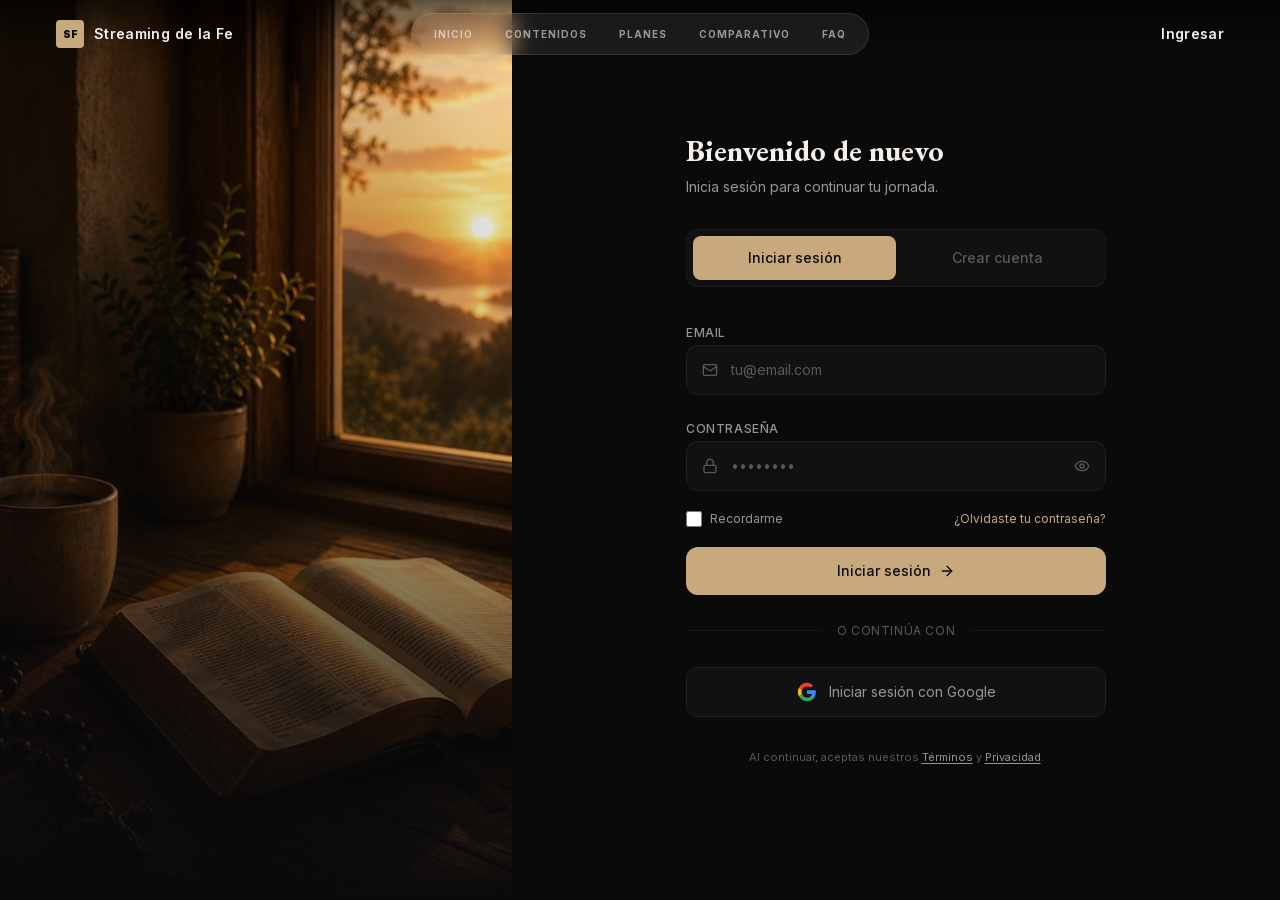
<file: login.html>
<!DOCTYPE html><html lang="es" class="inter_58889a5f-module__31LEQq__variable cinzel_decorative_8e1cf90-module__CChGbq__variable cinzel_65372973-module__KpKroW__variable eb_garamond_cbbc3cf3-module__xq3SUG__variable h-full antialiased dark"><head><meta charSet="utf-8"/><meta name="viewport" content="width=device-width, initial-scale=1"/><link rel="preload" href="/_next/static/media/4ee71d90e0f663bd-s.p.02x5gcj01ji7l.woff2" as="font" crossorigin="" type="font/woff2"/><link rel="preload" href="/_next/static/media/83afe278b6a6bb3c-s.p.0q-301v4kxxnr.woff2" as="font" crossorigin="" type="font/woff2"/><link rel="preload" href="/_next/static/media/c91de1963421a97e-s.p.11y6wew.ka8ye.woff2" as="font" crossorigin="" type="font/woff2"/><link rel="preload" href="/_next/static/media/cc014fcb166cf364-s.p.0rbrcy8kuidpb.woff2" as="font" crossorigin="" type="font/woff2"/><link rel="preload" href="/_next/static/media/cfa8380cafbbf487-s.p.0byao38h2ss-..woff2" as="font" crossorigin="" type="font/woff2"/><link rel="preload" href="/_next/static/media/e4505858a30c79c2-s.p.14m88r~v.m-cq.woff2" as="font" crossorigin="" type="font/woff2"/><link rel="preload" href="/_next/static/media/ea1df765ed99ddf9-s.p.00wb.edbz0smi.woff2" as="font" crossorigin="" type="font/woff2"/><link rel="stylesheet" href="/_next/static/chunks/0xw76~.n.oagj.css" data-precedence="next"/><link rel="preload" as="script" fetchPriority="low" href="/_next/static/chunks/15pjn.n4_q6le.js"/><script src="/_next/static/chunks/0pqt~8bl3ukh4.js" async=""></script><script src="/_next/static/chunks/07lhk_q6pmm3r.js" async=""></script><script src="/_next/static/chunks/07nm.~fuw7rqn.js" async=""></script><script src="/_next/static/chunks/turbopack-0mnmr8i0323zp.js" async=""></script><script src="/_next/static/chunks/0wwu-5fp-.yo4.js" async=""></script><script src="/_next/static/chunks/0d3shmwh5_nmn.js" async=""></script><script src="/_next/static/chunks/0hkdmrmd9uu8v.js" async=""></script><script src="/_next/static/chunks/002tlmvuqo9cj.js" async=""></script><script src="/_next/static/chunks/0n2u1e2zwl7h6.js" async=""></script><meta name="next-size-adjust" content=""/><title>Streaming de la Fe</title><meta name="description" content="Una plataforma de contenido espiritual premium. Series, oraciones y meditaciones para tu jornada de fe."/><link rel="icon" href="/favicon.ico?favicon.0x3dzn~oxb6tn.ico" sizes="256x256" type="image/x-icon"/><script src="/_next/static/chunks/03~yq9q893hmn.js" noModule=""></script></head><body class="min-h-screen bg-[#0A0A0B] text-[#F5F0EB] font-sans"><div hidden=""><!--$--><!--/$--></div><nav class="fixed top-0 left-0 right-0 z-50 transition-colors duration-300"><div class="absolute inset-0 bg-gradient-to-b from-black/55 via-black/15 to-transparent pointer-events-none"></div><div class="relative flex items-center justify-between px-5 md:px-10 lg:px-14 h-16 md:h-[68px]"><a href="/" class="flex items-center gap-2.5 no-underline group z-10 shrink-0"><div class="w-7 h-7 rounded flex items-center justify-center shrink-0 transition-all duration-300 bg-[#C8A97E] group-hover:bg-[#D4B98A]"><span class="text-[10px] font-black leading-none transition-colors duration-300 text-[#0A0A0B]">SF</span></div><span class="text-sm font-semibold tracking-wide hidden sm:block transition-colors duration-300 font-sans text-[#F5F0EB] group-hover:text-white">Streaming de la Fe</span></a><div class="absolute left-1/2 -translate-x-1/2 hidden lg:flex items-center backdrop-blur-md border rounded-full px-1.5 py-1.5 transition-all duration-300 bg-[rgba(255,255,255,0.08)] border-[rgba(255,255,255,0.1)]"><a href="#" class="px-4 py-1.5 rounded-full text-[10px] font-bold uppercase tracking-widest transition-all duration-200 no-underline whitespace-nowrap font-sans text-[rgba(255,255,255,0.55)] hover:text-white hover:bg-[rgba(255,255,255,0.1)]">Inicio</a><a href="#conteudos" class="px-4 py-1.5 rounded-full text-[10px] font-bold uppercase tracking-widest transition-all duration-200 no-underline whitespace-nowrap font-sans text-[rgba(255,255,255,0.55)] hover:text-white hover:bg-[rgba(255,255,255,0.1)]">Contenidos</a><a href="#planes" class="px-4 py-1.5 rounded-full text-[10px] font-bold uppercase tracking-widest transition-all duration-200 no-underline whitespace-nowrap font-sans text-[rgba(255,255,255,0.55)] hover:text-white hover:bg-[rgba(255,255,255,0.1)]">Planes</a><a href="#comparativo" class="px-4 py-1.5 rounded-full text-[10px] font-bold uppercase tracking-widest transition-all duration-200 no-underline whitespace-nowrap font-sans text-[rgba(255,255,255,0.55)] hover:text-white hover:bg-[rgba(255,255,255,0.1)]">Comparativo</a><a href="#faq" class="px-4 py-1.5 rounded-full text-[10px] font-bold uppercase tracking-widest transition-all duration-200 no-underline whitespace-nowrap font-sans text-[rgba(255,255,255,0.55)] hover:text-white hover:bg-[rgba(255,255,255,0.1)]">FAQ</a></div><div class="flex items-center gap-4 z-10 shrink-0"><a href="/login" class="text-sm font-semibold transition-colors duration-300 no-underline tracking-wide font-sans text-[#F5F0EB] hover:text-white">Ingresar</a><button class="lg:hidden p-2 rounded-full transition-all duration-200 text-[#F5F0EB] hover:bg-[rgba(255,255,255,0.1)]" aria-label="Abrir menú"><svg xmlns="http://www.w3.org/2000/svg" width="24" height="24" viewBox="0 0 24 24" fill="none" stroke="currentColor" stroke-width="2" stroke-linecap="round" stroke-linejoin="round" class="lucide lucide-menu w-5 h-5" aria-hidden="true"><path d="M4 5h16"></path><path d="M4 12h16"></path><path d="M4 19h16"></path></svg></button></div></div></nav><main><div class="min-h-screen bg-[#0A0A0B] flex flex-col lg:flex-row"><div class="hidden lg:flex lg:w-[45%] xl:w-[40%] relative overflow-hidden"><div class="absolute inset-0 bg-cover bg-center scale-105" style="background-image:url(/login-hero.jpg)"></div><div class="absolute inset-0 bg-gradient-to-t from-[#0A0A0B] via-[#0A0A0B]/20 to-transparent"></div><div class="absolute inset-0 bg-gradient-to-r from-[#0A0A0B]/40 to-transparent"></div></div><div class="flex-1 flex items-center justify-center p-6 md:p-12 lg:p-16"><div class="w-full max-w-[420px]" style="opacity:0;transform:translateY(20px)"><div class="lg:hidden text-center mb-10"><a href="/" class="inline-block no-underline"><h1 class="font-serif text-2xl font-bold tracking-tight text-[#F5F0EB]">Streaming de la Fe</h1></a></div><div class="mb-8"><h2 class="font-serif text-2xl md:text-3xl font-bold text-[#F5F0EB] mb-2">Bienvenido de nuevo</h2><p class="text-sm text-[#9A9590]">Inicia sesión para continuar tu jornada.</p></div><div class="flex bg-[#111113] border border-[rgba(255,255,255,0.04)] rounded-xl p-1.5 mb-8"><button class="flex-1 py-3 text-sm font-medium rounded-lg transition-all duration-300 cursor-pointer bg-[#C8A97E] text-[#0A0A0B] shadow-sm">Iniciar sesión</button><button class="flex-1 py-3 text-sm font-medium rounded-lg transition-all duration-300 cursor-pointer text-[#5C5854] hover:text-[#9A9590]">Crear cuenta</button></div><form class="space-y-5"><div class="space-y-2"><label class="text-xs font-medium text-[#9A9590] uppercase tracking-wider">Email</label><div class="relative"><svg xmlns="http://www.w3.org/2000/svg" width="24" height="24" viewBox="0 0 24 24" fill="none" stroke="currentColor" stroke-width="2" stroke-linecap="round" stroke-linejoin="round" class="lucide lucide-mail absolute left-4 top-1/2 -translate-y-1/2 w-4 h-4 text-[#5C5854]" aria-hidden="true"><path d="m22 7-8.991 5.727a2 2 0 0 1-2.009 0L2 7"></path><rect x="2" y="4" width="20" height="16" rx="2"></rect></svg><input type="email" placeholder="tu@email.com" class="w-full bg-[#111113] border border-[rgba(255,255,255,0.06)] rounded-xl pl-11 pr-4 py-3.5 text-sm text-[#F5F0EB] placeholder:text-[#5C5854] focus:outline-none focus:border-[#C8A97E]/40 focus:ring-1 focus:ring-[#C8A97E]/20 transition-all" value=""/></div></div><div class="space-y-2"><label class="text-xs font-medium text-[#9A9590] uppercase tracking-wider">Contraseña</label><div class="relative"><svg xmlns="http://www.w3.org/2000/svg" width="24" height="24" viewBox="0 0 24 24" fill="none" stroke="currentColor" stroke-width="2" stroke-linecap="round" stroke-linejoin="round" class="lucide lucide-lock absolute left-4 top-1/2 -translate-y-1/2 w-4 h-4 text-[#5C5854]" aria-hidden="true"><rect width="18" height="11" x="3" y="11" rx="2" ry="2"></rect><path d="M7 11V7a5 5 0 0 1 10 0v4"></path></svg><input type="password" placeholder="••••••••" class="w-full bg-[#111113] border border-[rgba(255,255,255,0.06)] rounded-xl pl-11 pr-12 py-3.5 text-sm text-[#F5F0EB] placeholder:text-[#5C5854] focus:outline-none focus:border-[#C8A97E]/40 focus:ring-1 focus:ring-[#C8A97E]/20 transition-all" value=""/><button type="button" class="absolute right-4 top-1/2 -translate-y-1/2 text-[#5C5854] hover:text-[#9A9590] transition-colors cursor-pointer"><svg xmlns="http://www.w3.org/2000/svg" width="24" height="24" viewBox="0 0 24 24" fill="none" stroke="currentColor" stroke-width="2" stroke-linecap="round" stroke-linejoin="round" class="lucide lucide-eye w-4 h-4" aria-hidden="true"><path d="M2.062 12.348a1 1 0 0 1 0-.696 10.75 10.75 0 0 1 19.876 0 1 1 0 0 1 0 .696 10.75 10.75 0 0 1-19.876 0"></path><circle cx="12" cy="12" r="3"></circle></svg></button></div></div><div class="flex items-center justify-between"><label class="flex items-center gap-2 cursor-pointer"><input type="checkbox" class="w-4 h-4 rounded border-[rgba(255,255,255,0.1)] bg-[#111113] accent-[#C8A97E]"/><span class="text-xs text-[#9A9590]">Recordarme</span></label><button type="button" class="text-xs text-[#C8A97E] hover:text-[#D4B98A] transition-colors cursor-pointer bg-transparent border-none">¿Olvidaste tu contraseña?</button></div><button type="submit" disabled="" class="mt-4 w-full flex items-center justify-center gap-2 bg-[#C8A97E] hover:bg-[#D4B98A] text-[#0A0A0B] py-3.5 rounded-xl font-medium text-sm transition-all duration-300 hover:shadow-lg hover:shadow-[#C8A97E]/20 disabled:opacity-60 disabled:cursor-not-allowed cursor-pointer"><div class="w-5 h-5 border-2 border-[#0A0A0B] border-t-transparent rounded-full animate-spin"></div></button></form><div class="flex items-center gap-4 my-7"><div class="flex-1 h-px bg-[rgba(255,255,255,0.06)]"></div><span class="text-xs text-[#5C5854] uppercase tracking-wider">o continúa con</span><div class="flex-1 h-px bg-[rgba(255,255,255,0.06)]"></div></div><div class="grid grid-cols-1 gap-3"><button class="flex items-center justify-center gap-3 bg-[#111113] border border-[rgba(255,255,255,0.06)] hover:border-[rgba(255,255,255,0.12)] rounded-xl py-3.5 text-sm text-[#9A9590] hover:text-[#F5F0EB] transition-all cursor-pointer"><svg class="w-5 h-5" viewBox="0 0 24 24" fill="none"><path d="M22.56 12.25c0-.78-.07-1.53-.2-2.25H12v4.26h5.92a5.06 5.06 0 01-2.2 3.32v2.77h3.57c2.08-1.92 3.28-4.74 3.28-8.1z" fill="#4285F4"></path><path d="M12 23c2.97 0 5.46-.98 7.28-2.66l-3.57-2.77c-.98.66-2.23 1.06-3.71 1.06-2.86 0-5.29-1.93-6.16-4.53H2.18v2.84C3.99 20.53 7.7 23 12 23z" fill="#34A853"></path><path d="M5.84 14.09c-.22-.66-.35-1.36-.35-2.09s.13-1.43.35-2.09V7.07H2.18C1.43 8.55 1 10.22 1 12s.43 3.45 1.18 4.93l2.85-2.22.81-.62z" fill="#FBBC05"></path><path d="M12 5.38c1.62 0 3.06.56 4.21 1.64l3.15-3.15C17.45 2.09 14.97 1 12 1 7.7 1 3.99 3.47 2.18 7.07l3.66 2.84c.87-2.6 3.3-4.53 6.16-4.53z" fill="#EA4335"></path></svg><span>Iniciar sesión con Google</span></button></div><p class="text-center text-[11px] text-[#5C5854] mt-8 leading-relaxed">Al continuar, aceptas nuestros<!-- --> <span class="text-[#9A9590] hover:text-[#F5F0EB] underline underline-offset-2 cursor-pointer">Términos</span> <!-- -->y<!-- --> <span class="text-[#9A9590] hover:text-[#F5F0EB] underline underline-offset-2 cursor-pointer">Privacidad</span>.</p></div></div></div><!--$--><!--/$--></main><script src="/_next/static/chunks/15pjn.n4_q6le.js" id="_R_" async=""></script><script>(self.__next_f=self.__next_f||[]).push([0])</script><script>self.__next_f.push([1,"1:\"$Sreact.fragment\"\n2:I[30824,[\"/_next/static/chunks/0wwu-5fp-.yo4.js\",\"/_next/static/chunks/0d3shmwh5_nmn.js\",\"/_next/static/chunks/0hkdmrmd9uu8v.js\",\"/_next/static/chunks/002tlmvuqo9cj.js\"],\"default\"]\n3:I[45678,[\"/_next/static/chunks/0wwu-5fp-.yo4.js\",\"/_next/static/chunks/0d3shmwh5_nmn.js\",\"/_next/static/chunks/0hkdmrmd9uu8v.js\",\"/_next/static/chunks/002tlmvuqo9cj.js\"],\"default\"]\n4:I[39756,[\"/_next/static/chunks/0wwu-5fp-.yo4.js\",\"/_next/static/chunks/0d3shmwh5_nmn.js\",\"/_next/static/chunks/0hkdmrmd9uu8v.js\",\"/_next/static/chunks/002tlmvuqo9cj.js\"],\"default\"]\n5:I[37457,[\"/_next/static/chunks/0wwu-5fp-.yo4.js\",\"/_next/static/chunks/0d3shmwh5_nmn.js\",\"/_next/static/chunks/0hkdmrmd9uu8v.js\",\"/_next/static/chunks/002tlmvuqo9cj.js\"],\"default\"]\n6:I[89759,[\"/_next/static/chunks/0wwu-5fp-.yo4.js\",\"/_next/static/chunks/0d3shmwh5_nmn.js\",\"/_next/static/chunks/0hkdmrmd9uu8v.js\",\"/_next/static/chunks/002tlmvuqo9cj.js\"],\"default\"]\n7:I[47257,[\"/_next/static/chunks/0wwu-5fp-.yo4.js\",\"/_next/static/chunks/0d3shmwh5_nmn.js\",\"/_next/static/chunks/0hkdmrmd9uu8v.js\",\"/_next/static/chunks/002tlmvuqo9cj.js\"],\"ClientPageRoot\"]\n8:I[94542,[\"/_next/static/chunks/0wwu-5fp-.yo4.js\",\"/_next/static/chunks/0d3shmwh5_nmn.js\",\"/_next/static/chunks/0hkdmrmd9uu8v.js\",\"/_next/static/chunks/002tlmvuqo9cj.js\",\"/_next/static/chunks/0n2u1e2zwl7h6.js\"],\"default\"]\nb:I[97367,[\"/_next/static/chunks/0wwu-5fp-.yo4.js\",\"/_next/static/chunks/0d3shmwh5_nmn.js\",\"/_next/static/chunks/0hkdmrmd9uu8v.js\",\"/_next/static/chunks/002tlmvuqo9cj.js\"],\"OutletBoundary\"]\nc:\"$Sreact.suspense\"\nf:I[97367,[\"/_next/static/chunks/0wwu-5fp-.yo4.js\",\"/_next/static/chunks/0d3shmwh5_nmn.js\",\"/_next/static/chunks/0hkdmrmd9uu8v.js\",\"/_next/static/chunks/002tlmvuqo9cj.js\"],\"ViewportBoundary\"]\n11:I[97367,[\"/_next/static/chunks/0wwu-5fp-.yo4.js\",\"/_next/static/chunks/0d3shmwh5_nmn.js\",\"/_next/static/chunks/0hkdmrmd9uu8v.js\",\"/_next/static/chunks/002tlmvuqo9cj.js\"],\"MetadataBoundary\"]\n13:I[68027,[\"/_next/static/chunks/0wwu-5fp-.yo4.js\",\"/_next/static/chunks/0d3shmwh5_nmn.js\",\"/_next/static/chunks/0hkdmrmd9uu8v.js\",\"/_next/static/chunks/002tlmvuqo9cj.js\"],\"default\",1]\n:HL[\"/_next/static/chunks/0xw76~.n.oagj.css\",\"style\"]\n:HL[\"/_next/static/media/4ee71d90e0f663bd-s.p.02x5gcj01ji7l.woff2\",\"font\",{\"crossOrigin\":\"\",\"type\":\"font/woff2\"}]\n:HL[\"/_next/static/media/83afe278b6a6bb3c-s.p.0q-301v4kxxnr.woff2\",\"font\",{\"crossOrigin\":\"\",\"type\":\"font/woff2\"}]\n:HL[\"/_next/static/media/c91de1963421a97e-s.p.11y6wew.ka8ye.woff2\",\"font\",{\"crossOrigin\":\"\",\"type\":\"font/woff2\"}]\n:HL[\"/_next/static/media/cc014fcb166cf364-s.p.0rbrcy8kuidpb.woff2\",\"font\",{\"crossOrigin\":\"\",\"type\":\"font/woff2\"}]\n:HL[\"/_next/static/media/cfa8380cafbbf487-s.p.0byao38h2ss-..woff2\",\"font\",{\"crossOrigin\":\"\",\"type\":\"font/woff2\"}]\n:HL[\"/_next/static/media/e4505858a30c79c2-s.p.14m88r~v.m-cq.woff2\",\"font\",{\"crossOrigin\":\"\",\"type\":\"font/woff2\"}]\n:HL[\"/_next/static/media/ea1df765ed99ddf9-s.p.00wb.edbz0smi.woff2\",\"font\",{\"crossOrigin\":\"\",\"type\":\"font/woff2\"}]\n"])</script><script>self.__next_f.push([1,"0:{\"P\":null,\"c\":[\"\",\"login\"],\"q\":\"\",\"i\":false,\"f\":[[[\"\",{\"children\":[\"login\",{\"children\":[\"__PAGE__\",{}]}]},\"$undefined\",\"$undefined\",16],[[\"$\",\"$1\",\"c\",{\"children\":[[[\"$\",\"link\",\"0\",{\"rel\":\"stylesheet\",\"href\":\"/_next/static/chunks/0xw76~.n.oagj.css\",\"precedence\":\"next\",\"crossOrigin\":\"$undefined\",\"nonce\":\"$undefined\"}],[\"$\",\"script\",\"script-0\",{\"src\":\"/_next/static/chunks/0wwu-5fp-.yo4.js\",\"async\":true,\"nonce\":\"$undefined\"}],[\"$\",\"script\",\"script-1\",{\"src\":\"/_next/static/chunks/0d3shmwh5_nmn.js\",\"async\":true,\"nonce\":\"$undefined\"}],[\"$\",\"script\",\"script-2\",{\"src\":\"/_next/static/chunks/0hkdmrmd9uu8v.js\",\"async\":true,\"nonce\":\"$undefined\"}],[\"$\",\"script\",\"script-3\",{\"src\":\"/_next/static/chunks/002tlmvuqo9cj.js\",\"async\":true,\"nonce\":\"$undefined\"}]],[\"$\",\"html\",null,{\"lang\":\"es\",\"className\":\"inter_58889a5f-module__31LEQq__variable cinzel_decorative_8e1cf90-module__CChGbq__variable cinzel_65372973-module__KpKroW__variable eb_garamond_cbbc3cf3-module__xq3SUG__variable h-full antialiased dark\",\"children\":[\"$\",\"body\",null,{\"suppressHydrationWarning\":true,\"className\":\"min-h-screen bg-[#0A0A0B] text-[#F5F0EB] font-sans\",\"children\":[\"$\",\"$L2\",null,{\"children\":[[\"$\",\"$L3\",null,{}],[\"$\",\"main\",null,{\"children\":[\"$\",\"$L4\",null,{\"parallelRouterKey\":\"children\",\"error\":\"$undefined\",\"errorStyles\":\"$undefined\",\"errorScripts\":\"$undefined\",\"template\":[\"$\",\"$L5\",null,{}],\"templateStyles\":\"$undefined\",\"templateScripts\":\"$undefined\",\"notFound\":[[[\"$\",\"title\",null,{\"children\":\"404: This page could not be found.\"}],[\"$\",\"div\",null,{\"style\":{\"fontFamily\":\"system-ui,\\\"Segoe UI\\\",Roboto,Helvetica,Arial,sans-serif,\\\"Apple Color Emoji\\\",\\\"Segoe UI Emoji\\\"\",\"height\":\"100vh\",\"textAlign\":\"center\",\"display\":\"flex\",\"flexDirection\":\"column\",\"alignItems\":\"center\",\"justifyContent\":\"center\"},\"children\":[\"$\",\"div\",null,{\"children\":[[\"$\",\"style\",null,{\"dangerouslySetInnerHTML\":{\"__html\":\"body{color:#000;background:#fff;margin:0}.next-error-h1{border-right:1px solid rgba(0,0,0,.3)}@media (prefers-color-scheme:dark){body{color:#fff;background:#000}.next-error-h1{border-right:1px solid rgba(255,255,255,.3)}}\"}}],[\"$\",\"h1\",null,{\"className\":\"next-error-h1\",\"style\":{\"display\":\"inline-block\",\"margin\":\"0 20px 0 0\",\"padding\":\"0 23px 0 0\",\"fontSize\":24,\"fontWeight\":500,\"verticalAlign\":\"top\",\"lineHeight\":\"49px\"},\"children\":404}],[\"$\",\"div\",null,{\"style\":{\"display\":\"inline-block\"},\"children\":[\"$\",\"h2\",null,{\"style\":{\"fontSize\":14,\"fontWeight\":400,\"lineHeight\":\"49px\",\"margin\":0},\"children\":\"This page could not be found.\"}]}]]}]}]],[]],\"forbidden\":\"$undefined\",\"unauthorized\":\"$undefined\"}]}],[\"$\",\"$L6\",null,{}]]}]}]}]]}],{\"children\":[[\"$\",\"$1\",\"c\",{\"children\":[null,[\"$\",\"$L4\",null,{\"parallelRouterKey\":\"children\",\"error\":\"$undefined\",\"errorStyles\":\"$undefined\",\"errorScripts\":\"$undefined\",\"template\":[\"$\",\"$L5\",null,{}],\"templateStyles\":\"$undefined\",\"templateScripts\":\"$undefined\",\"notFound\":\"$undefined\",\"forbidden\":\"$undefined\",\"unauthorized\":\"$undefined\"}]]}],{\"children\":[[\"$\",\"$1\",\"c\",{\"children\":[[\"$\",\"$L7\",null,{\"Component\":\"$8\",\"serverProvidedParams\":{\"searchParams\":{},\"params\":{},\"promises\":[\"$@9\",\"$@a\"]}}],[[\"$\",\"script\",\"script-0\",{\"src\":\"/_next/static/chunks/0n2u1e2zwl7h6.js\",\"async\":true,\"nonce\":\"$undefined\"}]],[\"$\",\"$Lb\",null,{\"children\":[\"$\",\"$c\",null,{\"name\":\"Next.MetadataOutlet\",\"children\":\"$@d\"}]}]]}],{},null,false,null]},null,false,\"$@e\"]},null,false,null],[\"$\",\"$1\",\"h\",{\"children\":[null,[\"$\",\"$Lf\",null,{\"children\":\"$L10\"}],[\"$\",\"div\",null,{\"hidden\":true,\"children\":[\"$\",\"$L11\",null,{\"children\":[\"$\",\"$c\",null,{\"name\":\"Next.Metadata\",\"children\":\"$L12\"}]}]}],[\"$\",\"meta\",null,{\"name\":\"next-size-adjust\",\"content\":\"\"}]]}],false]],\"m\":\"$undefined\",\"G\":[\"$13\",[[\"$\",\"link\",\"0\",{\"rel\":\"stylesheet\",\"href\":\"/_next/static/chunks/0xw76~.n.oagj.css\",\"precedence\":\"next\",\"crossOrigin\":\"$undefined\",\"nonce\":\"$undefined\"}]]],\"S\":true,\"h\":null,\"s\":\"$undefined\",\"l\":\"$undefined\",\"p\":\"$undefined\",\"d\":\"$undefined\",\"b\":\"smLGSCkIVrrOb1Ylt6M9G\"}\n"])</script><script>self.__next_f.push([1,"14:[]\ne:\"$W14\"\n9:{}\na:\"$0:f:0:1:1:children:1:children:0:props:children:0:props:serverProvidedParams:params\"\n"])</script><script>self.__next_f.push([1,"10:[[\"$\",\"meta\",\"0\",{\"charSet\":\"utf-8\"}],[\"$\",\"meta\",\"1\",{\"name\":\"viewport\",\"content\":\"width=device-width, initial-scale=1\"}]]\n"])</script><script>self.__next_f.push([1,"15:I[27201,[\"/_next/static/chunks/0wwu-5fp-.yo4.js\",\"/_next/static/chunks/0d3shmwh5_nmn.js\",\"/_next/static/chunks/0hkdmrmd9uu8v.js\",\"/_next/static/chunks/002tlmvuqo9cj.js\"],\"IconMark\"]\nd:null\n12:[[\"$\",\"title\",\"0\",{\"children\":\"Streaming de la Fe\"}],[\"$\",\"meta\",\"1\",{\"name\":\"description\",\"content\":\"Una plataforma de contenido espiritual premium. Series, oraciones y meditaciones para tu jornada de fe.\"}],[\"$\",\"link\",\"2\",{\"rel\":\"icon\",\"href\":\"/favicon.ico?favicon.0x3dzn~oxb6tn.ico\",\"sizes\":\"256x256\",\"type\":\"image/x-icon\"}],[\"$\",\"$L15\",\"3\",{}]]\n"])</script></body></html>
</file>
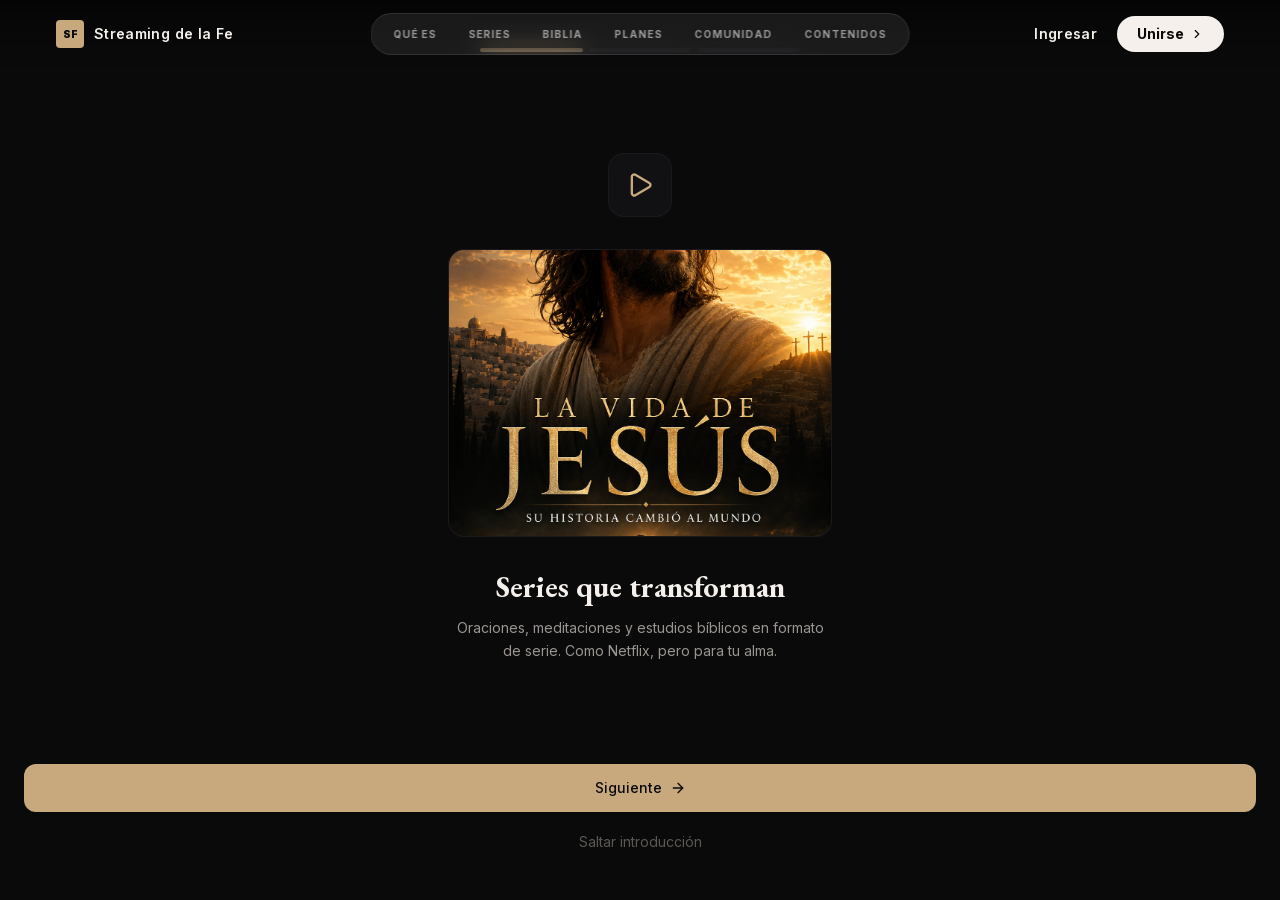
<file: onboarding.html>
<!DOCTYPE html><html lang="es" class="inter_58889a5f-module__31LEQq__variable cinzel_decorative_8e1cf90-module__CChGbq__variable cinzel_65372973-module__KpKroW__variable eb_garamond_cbbc3cf3-module__xq3SUG__variable h-full antialiased dark"><head><meta charSet="utf-8"/><meta name="viewport" content="width=device-width, initial-scale=1"/><link rel="preload" href="/_next/static/media/4ee71d90e0f663bd-s.p.02x5gcj01ji7l.woff2" as="font" crossorigin="" type="font/woff2"/><link rel="preload" href="/_next/static/media/83afe278b6a6bb3c-s.p.0q-301v4kxxnr.woff2" as="font" crossorigin="" type="font/woff2"/><link rel="preload" href="/_next/static/media/c91de1963421a97e-s.p.11y6wew.ka8ye.woff2" as="font" crossorigin="" type="font/woff2"/><link rel="preload" href="/_next/static/media/cc014fcb166cf364-s.p.0rbrcy8kuidpb.woff2" as="font" crossorigin="" type="font/woff2"/><link rel="preload" href="/_next/static/media/cfa8380cafbbf487-s.p.0byao38h2ss-..woff2" as="font" crossorigin="" type="font/woff2"/><link rel="preload" href="/_next/static/media/e4505858a30c79c2-s.p.14m88r~v.m-cq.woff2" as="font" crossorigin="" type="font/woff2"/><link rel="preload" href="/_next/static/media/ea1df765ed99ddf9-s.p.00wb.edbz0smi.woff2" as="font" crossorigin="" type="font/woff2"/><link rel="preload" as="image" href="/card-6.jpg"/><link rel="stylesheet" href="/_next/static/chunks/0xw76~.n.oagj.css" data-precedence="next"/><link rel="preload" as="script" fetchPriority="low" href="/_next/static/chunks/15pjn.n4_q6le.js"/><script src="/_next/static/chunks/0pqt~8bl3ukh4.js" async=""></script><script src="/_next/static/chunks/07lhk_q6pmm3r.js" async=""></script><script src="/_next/static/chunks/07nm.~fuw7rqn.js" async=""></script><script src="/_next/static/chunks/turbopack-0mnmr8i0323zp.js" async=""></script><script src="/_next/static/chunks/0wwu-5fp-.yo4.js" async=""></script><script src="/_next/static/chunks/0d3shmwh5_nmn.js" async=""></script><script src="/_next/static/chunks/0hkdmrmd9uu8v.js" async=""></script><script src="/_next/static/chunks/002tlmvuqo9cj.js" async=""></script><script src="/_next/static/chunks/0h65kjd_77rgy.js" async=""></script><meta name="next-size-adjust" content=""/><title>Streaming de la Fe</title><meta name="description" content="Una plataforma de contenido espiritual premium. Series, oraciones y meditaciones para tu jornada de fe."/><link rel="icon" href="/favicon.ico?favicon.0x3dzn~oxb6tn.ico" sizes="256x256" type="image/x-icon"/><script src="/_next/static/chunks/03~yq9q893hmn.js" noModule=""></script></head><body class="min-h-screen bg-[#0A0A0B] text-[#F5F0EB] font-sans"><div hidden=""><!--$--><!--/$--></div><nav class="fixed top-0 left-0 right-0 z-50 transition-colors duration-300"><div class="absolute inset-0 bg-gradient-to-b from-black/55 via-black/15 to-transparent pointer-events-none"></div><div class="relative flex items-center justify-between px-5 md:px-10 lg:px-14 h-16 md:h-[68px]"><a href="/" class="flex items-center gap-2.5 no-underline group z-10 shrink-0"><div class="w-7 h-7 rounded flex items-center justify-center shrink-0 transition-all duration-300 bg-[#C8A97E] group-hover:bg-[#D4B98A]"><span class="text-[10px] font-black leading-none transition-colors duration-300 text-[#0A0A0B]">SF</span></div><span class="text-sm font-semibold tracking-wide hidden sm:block transition-colors duration-300 font-sans text-[#F5F0EB] group-hover:text-white">Streaming de la Fe</span></a><div class="absolute left-1/2 -translate-x-1/2 hidden lg:flex items-center backdrop-blur-md border rounded-full px-1.5 py-1.5 transition-all duration-300 bg-[rgba(255,255,255,0.08)] border-[rgba(255,255,255,0.1)]"><a href="#" class="px-4 py-1.5 rounded-full text-[10px] font-bold uppercase tracking-widest transition-all duration-200 no-underline whitespace-nowrap font-sans text-[rgba(255,255,255,0.55)] hover:text-white hover:bg-[rgba(255,255,255,0.1)]">Inicio</a><a href="#conteudos" class="px-4 py-1.5 rounded-full text-[10px] font-bold uppercase tracking-widest transition-all duration-200 no-underline whitespace-nowrap font-sans text-[rgba(255,255,255,0.55)] hover:text-white hover:bg-[rgba(255,255,255,0.1)]">Contenidos</a><a href="#planes" class="px-4 py-1.5 rounded-full text-[10px] font-bold uppercase tracking-widest transition-all duration-200 no-underline whitespace-nowrap font-sans text-[rgba(255,255,255,0.55)] hover:text-white hover:bg-[rgba(255,255,255,0.1)]">Planes</a><a href="#comparativo" class="px-4 py-1.5 rounded-full text-[10px] font-bold uppercase tracking-widest transition-all duration-200 no-underline whitespace-nowrap font-sans text-[rgba(255,255,255,0.55)] hover:text-white hover:bg-[rgba(255,255,255,0.1)]">Comparativo</a><a href="#faq" class="px-4 py-1.5 rounded-full text-[10px] font-bold uppercase tracking-widest transition-all duration-200 no-underline whitespace-nowrap font-sans text-[rgba(255,255,255,0.55)] hover:text-white hover:bg-[rgba(255,255,255,0.1)]">FAQ</a></div><div class="flex items-center gap-4 z-10 shrink-0"><a href="/login" class="text-sm font-semibold transition-colors duration-300 no-underline tracking-wide font-sans text-[#F5F0EB] hover:text-white">Ingresar</a><button class="lg:hidden p-2 rounded-full transition-all duration-200 text-[#F5F0EB] hover:bg-[rgba(255,255,255,0.1)]" aria-label="Abrir menú"><svg xmlns="http://www.w3.org/2000/svg" width="24" height="24" viewBox="0 0 24 24" fill="none" stroke="currentColor" stroke-width="2" stroke-linecap="round" stroke-linejoin="round" class="lucide lucide-menu w-5 h-5" aria-hidden="true"><path d="M4 5h16"></path><path d="M4 12h16"></path><path d="M4 19h16"></path></svg></button></div></div></nav><main><div class="min-h-screen bg-[#0A0A0B] flex flex-col"><div class="px-6 pt-12 pb-4"><div class="flex gap-1.5 max-w-xs mx-auto"><div class="flex-1 h-1 rounded-full transition-all duration-500 bg-[#C8A97E]"></div><div class="flex-1 h-1 rounded-full transition-all duration-500 bg-[#1C1C1F]"></div><div class="flex-1 h-1 rounded-full transition-all duration-500 bg-[#1C1C1F]"></div></div></div><div class="flex-1 flex flex-col items-center justify-center px-6"><div class="text-center max-w-sm mx-auto w-full" style="opacity:0;transform:translateX(40px)"><div class="inline-flex items-center justify-center w-16 h-16 rounded-2xl bg-[#111113] border border-[rgba(255,255,255,0.04)] mb-8"><svg xmlns="http://www.w3.org/2000/svg" width="24" height="24" viewBox="0 0 24 24" fill="none" stroke="currentColor" stroke-width="2" stroke-linecap="round" stroke-linejoin="round" class="lucide lucide-play w-7 h-7 text-[#C8A97E]" aria-hidden="true"><path d="M5 5a2 2 0 0 1 3.008-1.728l11.997 6.998a2 2 0 0 1 .003 3.458l-12 7A2 2 0 0 1 5 19z"></path></svg></div><div class="aspect-[4/3] rounded-2xl overflow-hidden mb-8 bg-[#111113] border border-[rgba(255,255,255,0.04)]"><img src="/card-6.jpg" alt="Series que transforman" class="w-full h-full object-cover"/></div><h2 class="font-serif text-2xl md:text-3xl font-bold text-[#F5F0EB] mb-3">Series que transforman</h2><p class="text-sm text-[#9A9590] leading-relaxed">Oraciones, meditaciones y estudios bíblicos en formato de serie. Como Netflix, pero para tu alma.</p></div></div><div class="px-6 pb-10 pt-4 space-y-3"><button class="w-full flex items-center justify-center gap-2 bg-[#C8A97E] hover:bg-[#D4B98A] text-[#0A0A0B] py-3.5 rounded-xl font-medium text-sm transition-all duration-300 cursor-pointer"><span>Siguiente</span><svg xmlns="http://www.w3.org/2000/svg" width="24" height="24" viewBox="0 0 24 24" fill="none" stroke="currentColor" stroke-width="2" stroke-linecap="round" stroke-linejoin="round" class="lucide lucide-arrow-right w-4 h-4" aria-hidden="true"><path d="M5 12h14"></path><path d="m12 5 7 7-7 7"></path></svg></button><a href="/login.html" class="block w-full text-center text-sm text-[#5C5854] hover:text-[#9A9590] transition-colors py-2 no-underline">Saltar introducción</a></div></div><!--$--><!--/$--></main><script src="/_next/static/chunks/15pjn.n4_q6le.js" id="_R_" async=""></script><script>(self.__next_f=self.__next_f||[]).push([0])</script><script>self.__next_f.push([1,"1:\"$Sreact.fragment\"\n2:I[30824,[\"/_next/static/chunks/0wwu-5fp-.yo4.js\",\"/_next/static/chunks/0d3shmwh5_nmn.js\",\"/_next/static/chunks/0hkdmrmd9uu8v.js\",\"/_next/static/chunks/002tlmvuqo9cj.js\"],\"default\"]\n3:I[45678,[\"/_next/static/chunks/0wwu-5fp-.yo4.js\",\"/_next/static/chunks/0d3shmwh5_nmn.js\",\"/_next/static/chunks/0hkdmrmd9uu8v.js\",\"/_next/static/chunks/002tlmvuqo9cj.js\"],\"default\"]\n4:I[39756,[\"/_next/static/chunks/0wwu-5fp-.yo4.js\",\"/_next/static/chunks/0d3shmwh5_nmn.js\",\"/_next/static/chunks/0hkdmrmd9uu8v.js\",\"/_next/static/chunks/002tlmvuqo9cj.js\"],\"default\"]\n5:I[37457,[\"/_next/static/chunks/0wwu-5fp-.yo4.js\",\"/_next/static/chunks/0d3shmwh5_nmn.js\",\"/_next/static/chunks/0hkdmrmd9uu8v.js\",\"/_next/static/chunks/002tlmvuqo9cj.js\"],\"default\"]\n6:I[89759,[\"/_next/static/chunks/0wwu-5fp-.yo4.js\",\"/_next/static/chunks/0d3shmwh5_nmn.js\",\"/_next/static/chunks/0hkdmrmd9uu8v.js\",\"/_next/static/chunks/002tlmvuqo9cj.js\"],\"default\"]\n7:I[47257,[\"/_next/static/chunks/0wwu-5fp-.yo4.js\",\"/_next/static/chunks/0d3shmwh5_nmn.js\",\"/_next/static/chunks/0hkdmrmd9uu8v.js\",\"/_next/static/chunks/002tlmvuqo9cj.js\"],\"ClientPageRoot\"]\n8:I[66606,[\"/_next/static/chunks/0wwu-5fp-.yo4.js\",\"/_next/static/chunks/0d3shmwh5_nmn.js\",\"/_next/static/chunks/0hkdmrmd9uu8v.js\",\"/_next/static/chunks/002tlmvuqo9cj.js\",\"/_next/static/chunks/0h65kjd_77rgy.js\"],\"default\"]\nb:I[97367,[\"/_next/static/chunks/0wwu-5fp-.yo4.js\",\"/_next/static/chunks/0d3shmwh5_nmn.js\",\"/_next/static/chunks/0hkdmrmd9uu8v.js\",\"/_next/static/chunks/002tlmvuqo9cj.js\"],\"OutletBoundary\"]\nc:\"$Sreact.suspense\"\nf:I[97367,[\"/_next/static/chunks/0wwu-5fp-.yo4.js\",\"/_next/static/chunks/0d3shmwh5_nmn.js\",\"/_next/static/chunks/0hkdmrmd9uu8v.js\",\"/_next/static/chunks/002tlmvuqo9cj.js\"],\"ViewportBoundary\"]\n11:I[97367,[\"/_next/static/chunks/0wwu-5fp-.yo4.js\",\"/_next/static/chunks/0d3shmwh5_nmn.js\",\"/_next/static/chunks/0hkdmrmd9uu8v.js\",\"/_next/static/chunks/002tlmvuqo9cj.js\"],\"MetadataBoundary\"]\n13:I[68027,[\"/_next/static/chunks/0wwu-5fp-.yo4.js\",\"/_next/static/chunks/0d3shmwh5_nmn.js\",\"/_next/static/chunks/0hkdmrmd9uu8v.js\",\"/_next/static/chunks/002tlmvuqo9cj.js\"],\"default\",1]\n:HL[\"/_next/static/chunks/0xw76~.n.oagj.css\",\"style\"]\n:HL[\"/_next/static/media/4ee71d90e0f663bd-s.p.02x5gcj01ji7l.woff2\",\"font\",{\"crossOrigin\":\"\",\"type\":\"font/woff2\"}]\n:HL[\"/_next/static/media/83afe278b6a6bb3c-s.p.0q-301v4kxxnr.woff2\",\"font\",{\"crossOrigin\":\"\",\"type\":\"font/woff2\"}]\n:HL[\"/_next/static/media/c91de1963421a97e-s.p.11y6wew.ka8ye.woff2\",\"font\",{\"crossOrigin\":\"\",\"type\":\"font/woff2\"}]\n:HL[\"/_next/static/media/cc014fcb166cf364-s.p.0rbrcy8kuidpb.woff2\",\"font\",{\"crossOrigin\":\"\",\"type\":\"font/woff2\"}]\n:HL[\"/_next/static/media/cfa8380cafbbf487-s.p.0byao38h2ss-..woff2\",\"font\",{\"crossOrigin\":\"\",\"type\":\"font/woff2\"}]\n:HL[\"/_next/static/media/e4505858a30c79c2-s.p.14m88r~v.m-cq.woff2\",\"font\",{\"crossOrigin\":\"\",\"type\":\"font/woff2\"}]\n:HL[\"/_next/static/media/ea1df765ed99ddf9-s.p.00wb.edbz0smi.woff2\",\"font\",{\"crossOrigin\":\"\",\"type\":\"font/woff2\"}]\n"])</script><script>self.__next_f.push([1,"0:{\"P\":null,\"c\":[\"\",\"onboarding\"],\"q\":\"\",\"i\":false,\"f\":[[[\"\",{\"children\":[\"onboarding\",{\"children\":[\"__PAGE__\",{}]}]},\"$undefined\",\"$undefined\",16],[[\"$\",\"$1\",\"c\",{\"children\":[[[\"$\",\"link\",\"0\",{\"rel\":\"stylesheet\",\"href\":\"/_next/static/chunks/0xw76~.n.oagj.css\",\"precedence\":\"next\",\"crossOrigin\":\"$undefined\",\"nonce\":\"$undefined\"}],[\"$\",\"script\",\"script-0\",{\"src\":\"/_next/static/chunks/0wwu-5fp-.yo4.js\",\"async\":true,\"nonce\":\"$undefined\"}],[\"$\",\"script\",\"script-1\",{\"src\":\"/_next/static/chunks/0d3shmwh5_nmn.js\",\"async\":true,\"nonce\":\"$undefined\"}],[\"$\",\"script\",\"script-2\",{\"src\":\"/_next/static/chunks/0hkdmrmd9uu8v.js\",\"async\":true,\"nonce\":\"$undefined\"}],[\"$\",\"script\",\"script-3\",{\"src\":\"/_next/static/chunks/002tlmvuqo9cj.js\",\"async\":true,\"nonce\":\"$undefined\"}]],[\"$\",\"html\",null,{\"lang\":\"es\",\"className\":\"inter_58889a5f-module__31LEQq__variable cinzel_decorative_8e1cf90-module__CChGbq__variable cinzel_65372973-module__KpKroW__variable eb_garamond_cbbc3cf3-module__xq3SUG__variable h-full antialiased dark\",\"children\":[\"$\",\"body\",null,{\"suppressHydrationWarning\":true,\"className\":\"min-h-screen bg-[#0A0A0B] text-[#F5F0EB] font-sans\",\"children\":[\"$\",\"$L2\",null,{\"children\":[[\"$\",\"$L3\",null,{}],[\"$\",\"main\",null,{\"children\":[\"$\",\"$L4\",null,{\"parallelRouterKey\":\"children\",\"error\":\"$undefined\",\"errorStyles\":\"$undefined\",\"errorScripts\":\"$undefined\",\"template\":[\"$\",\"$L5\",null,{}],\"templateStyles\":\"$undefined\",\"templateScripts\":\"$undefined\",\"notFound\":[[[\"$\",\"title\",null,{\"children\":\"404: This page could not be found.\"}],[\"$\",\"div\",null,{\"style\":{\"fontFamily\":\"system-ui,\\\"Segoe UI\\\",Roboto,Helvetica,Arial,sans-serif,\\\"Apple Color Emoji\\\",\\\"Segoe UI Emoji\\\"\",\"height\":\"100vh\",\"textAlign\":\"center\",\"display\":\"flex\",\"flexDirection\":\"column\",\"alignItems\":\"center\",\"justifyContent\":\"center\"},\"children\":[\"$\",\"div\",null,{\"children\":[[\"$\",\"style\",null,{\"dangerouslySetInnerHTML\":{\"__html\":\"body{color:#000;background:#fff;margin:0}.next-error-h1{border-right:1px solid rgba(0,0,0,.3)}@media (prefers-color-scheme:dark){body{color:#fff;background:#000}.next-error-h1{border-right:1px solid rgba(255,255,255,.3)}}\"}}],[\"$\",\"h1\",null,{\"className\":\"next-error-h1\",\"style\":{\"display\":\"inline-block\",\"margin\":\"0 20px 0 0\",\"padding\":\"0 23px 0 0\",\"fontSize\":24,\"fontWeight\":500,\"verticalAlign\":\"top\",\"lineHeight\":\"49px\"},\"children\":404}],[\"$\",\"div\",null,{\"style\":{\"display\":\"inline-block\"},\"children\":[\"$\",\"h2\",null,{\"style\":{\"fontSize\":14,\"fontWeight\":400,\"lineHeight\":\"49px\",\"margin\":0},\"children\":\"This page could not be found.\"}]}]]}]}]],[]],\"forbidden\":\"$undefined\",\"unauthorized\":\"$undefined\"}]}],[\"$\",\"$L6\",null,{}]]}]}]}]]}],{\"children\":[[\"$\",\"$1\",\"c\",{\"children\":[null,[\"$\",\"$L4\",null,{\"parallelRouterKey\":\"children\",\"error\":\"$undefined\",\"errorStyles\":\"$undefined\",\"errorScripts\":\"$undefined\",\"template\":[\"$\",\"$L5\",null,{}],\"templateStyles\":\"$undefined\",\"templateScripts\":\"$undefined\",\"notFound\":\"$undefined\",\"forbidden\":\"$undefined\",\"unauthorized\":\"$undefined\"}]]}],{\"children\":[[\"$\",\"$1\",\"c\",{\"children\":[[\"$\",\"$L7\",null,{\"Component\":\"$8\",\"serverProvidedParams\":{\"searchParams\":{},\"params\":{},\"promises\":[\"$@9\",\"$@a\"]}}],[[\"$\",\"script\",\"script-0\",{\"src\":\"/_next/static/chunks/0h65kjd_77rgy.js\",\"async\":true,\"nonce\":\"$undefined\"}]],[\"$\",\"$Lb\",null,{\"children\":[\"$\",\"$c\",null,{\"name\":\"Next.MetadataOutlet\",\"children\":\"$@d\"}]}]]}],{},null,false,null]},null,false,\"$@e\"]},null,false,null],[\"$\",\"$1\",\"h\",{\"children\":[null,[\"$\",\"$Lf\",null,{\"children\":\"$L10\"}],[\"$\",\"div\",null,{\"hidden\":true,\"children\":[\"$\",\"$L11\",null,{\"children\":[\"$\",\"$c\",null,{\"name\":\"Next.Metadata\",\"children\":\"$L12\"}]}]}],[\"$\",\"meta\",null,{\"name\":\"next-size-adjust\",\"content\":\"\"}]]}],false]],\"m\":\"$undefined\",\"G\":[\"$13\",[[\"$\",\"link\",\"0\",{\"rel\":\"stylesheet\",\"href\":\"/_next/static/chunks/0xw76~.n.oagj.css\",\"precedence\":\"next\",\"crossOrigin\":\"$undefined\",\"nonce\":\"$undefined\"}]]],\"S\":true,\"h\":null,\"s\":\"$undefined\",\"l\":\"$undefined\",\"p\":\"$undefined\",\"d\":\"$undefined\",\"b\":\"smLGSCkIVrrOb1Ylt6M9G\"}\n"])</script><script>self.__next_f.push([1,"14:[]\ne:\"$W14\"\n9:{}\na:\"$0:f:0:1:1:children:1:children:0:props:children:0:props:serverProvidedParams:params\"\n"])</script><script>self.__next_f.push([1,"10:[[\"$\",\"meta\",\"0\",{\"charSet\":\"utf-8\"}],[\"$\",\"meta\",\"1\",{\"name\":\"viewport\",\"content\":\"width=device-width, initial-scale=1\"}]]\n"])</script><script>self.__next_f.push([1,"15:I[27201,[\"/_next/static/chunks/0wwu-5fp-.yo4.js\",\"/_next/static/chunks/0d3shmwh5_nmn.js\",\"/_next/static/chunks/0hkdmrmd9uu8v.js\",\"/_next/static/chunks/002tlmvuqo9cj.js\"],\"IconMark\"]\nd:null\n12:[[\"$\",\"title\",\"0\",{\"children\":\"Streaming de la Fe\"}],[\"$\",\"meta\",\"1\",{\"name\":\"description\",\"content\":\"Una plataforma de contenido espiritual premium. Series, oraciones y meditaciones para tu jornada de fe.\"}],[\"$\",\"link\",\"2\",{\"rel\":\"icon\",\"href\":\"/favicon.ico?favicon.0x3dzn~oxb6tn.ico\",\"sizes\":\"256x256\",\"type\":\"image/x-icon\"}],[\"$\",\"$L15\",\"3\",{}]]\n"])</script></body></html>
</file>
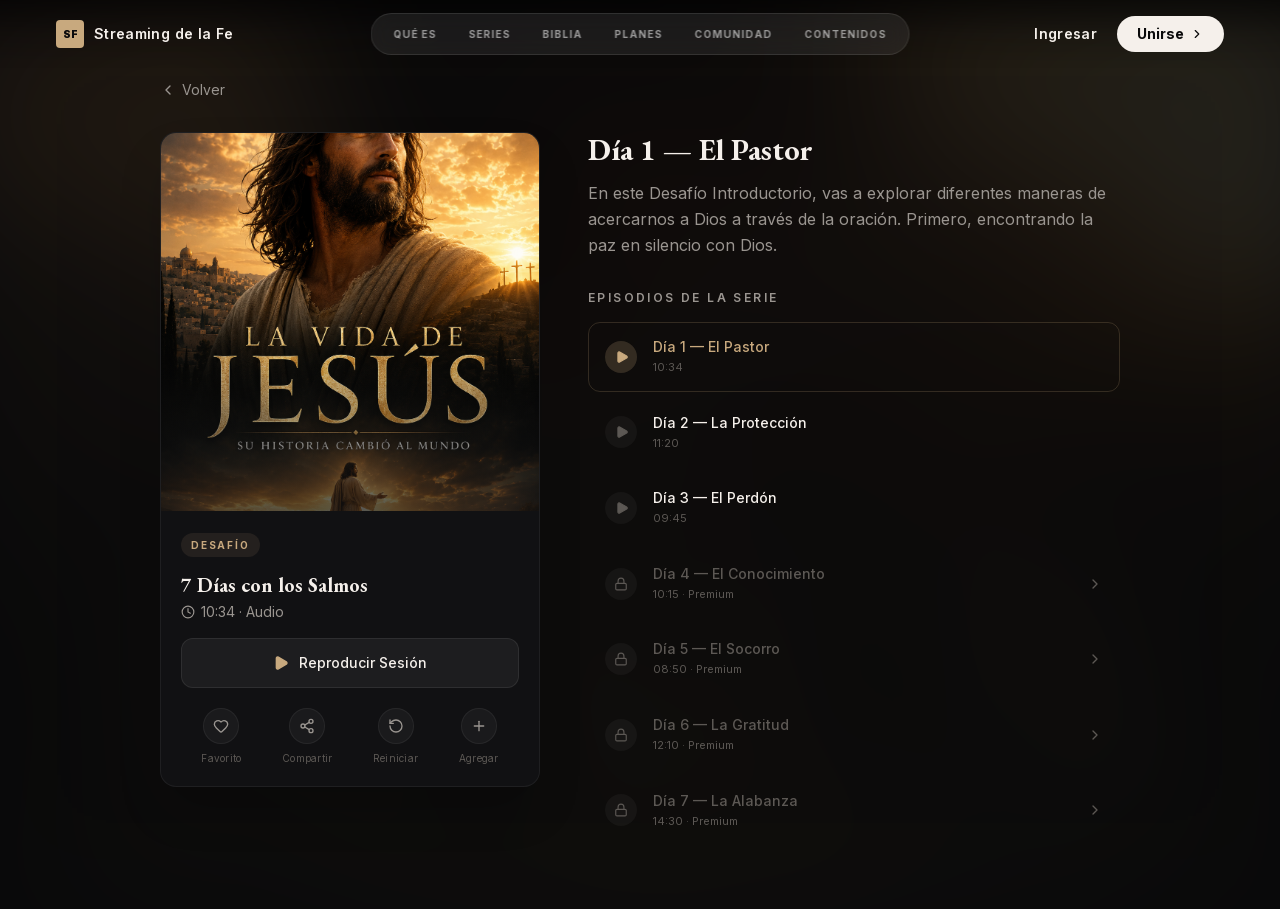
<file: player.html>
<!DOCTYPE html><html lang="es" class="inter_58889a5f-module__31LEQq__variable cinzel_decorative_8e1cf90-module__CChGbq__variable cinzel_65372973-module__KpKroW__variable eb_garamond_cbbc3cf3-module__xq3SUG__variable h-full antialiased dark"><head><meta charSet="utf-8"/><meta name="viewport" content="width=device-width, initial-scale=1"/><link rel="preload" href="/_next/static/media/4ee71d90e0f663bd-s.p.02x5gcj01ji7l.woff2" as="font" crossorigin="" type="font/woff2"/><link rel="preload" href="/_next/static/media/83afe278b6a6bb3c-s.p.0q-301v4kxxnr.woff2" as="font" crossorigin="" type="font/woff2"/><link rel="preload" href="/_next/static/media/c91de1963421a97e-s.p.11y6wew.ka8ye.woff2" as="font" crossorigin="" type="font/woff2"/><link rel="preload" href="/_next/static/media/cc014fcb166cf364-s.p.0rbrcy8kuidpb.woff2" as="font" crossorigin="" type="font/woff2"/><link rel="preload" href="/_next/static/media/cfa8380cafbbf487-s.p.0byao38h2ss-..woff2" as="font" crossorigin="" type="font/woff2"/><link rel="preload" href="/_next/static/media/e4505858a30c79c2-s.p.14m88r~v.m-cq.woff2" as="font" crossorigin="" type="font/woff2"/><link rel="preload" href="/_next/static/media/ea1df765ed99ddf9-s.p.00wb.edbz0smi.woff2" as="font" crossorigin="" type="font/woff2"/><link rel="preload" as="image" href="/card-6.jpg"/><link rel="stylesheet" href="/_next/static/chunks/0xw76~.n.oagj.css" data-precedence="next"/><link rel="preload" as="script" fetchPriority="low" href="/_next/static/chunks/15pjn.n4_q6le.js"/><script src="/_next/static/chunks/0pqt~8bl3ukh4.js" async=""></script><script src="/_next/static/chunks/07lhk_q6pmm3r.js" async=""></script><script src="/_next/static/chunks/07nm.~fuw7rqn.js" async=""></script><script src="/_next/static/chunks/turbopack-0mnmr8i0323zp.js" async=""></script><script src="/_next/static/chunks/0wwu-5fp-.yo4.js" async=""></script><script src="/_next/static/chunks/0d3shmwh5_nmn.js" async=""></script><script src="/_next/static/chunks/0hkdmrmd9uu8v.js" async=""></script><script src="/_next/static/chunks/002tlmvuqo9cj.js" async=""></script><script src="/_next/static/chunks/0bat49n1v5asl.js" async=""></script><meta name="next-size-adjust" content=""/><title>Streaming de la Fe</title><meta name="description" content="Una plataforma de contenido espiritual premium. Series, oraciones y meditaciones para tu jornada de fe."/><link rel="icon" href="/favicon.ico?favicon.0x3dzn~oxb6tn.ico" sizes="256x256" type="image/x-icon"/><script src="/_next/static/chunks/03~yq9q893hmn.js" noModule=""></script></head><body class="min-h-screen bg-[#0A0A0B] text-[#F5F0EB] font-sans"><div hidden=""><!--$--><!--/$--></div><nav class="fixed top-0 left-0 right-0 z-50 transition-colors duration-300"><div class="absolute inset-0 bg-gradient-to-b from-black/55 via-black/15 to-transparent pointer-events-none"></div><div class="relative flex items-center justify-between px-5 md:px-10 lg:px-14 h-16 md:h-[68px]"><a href="/" class="flex items-center gap-2.5 no-underline group z-10 shrink-0"><div class="w-7 h-7 rounded flex items-center justify-center shrink-0 transition-all duration-300 bg-[#C8A97E] group-hover:bg-[#D4B98A]"><span class="text-[10px] font-black leading-none transition-colors duration-300 text-[#0A0A0B]">SF</span></div><span class="text-sm font-semibold tracking-wide hidden sm:block transition-colors duration-300 font-sans text-[#F5F0EB] group-hover:text-white">Streaming de la Fe</span></a><div class="absolute left-1/2 -translate-x-1/2 hidden lg:flex items-center backdrop-blur-md border rounded-full px-1.5 py-1.5 transition-all duration-300 bg-[rgba(255,255,255,0.08)] border-[rgba(255,255,255,0.1)]"><a href="#" class="px-4 py-1.5 rounded-full text-[10px] font-bold uppercase tracking-widest transition-all duration-200 no-underline whitespace-nowrap font-sans text-[rgba(255,255,255,0.55)] hover:text-white hover:bg-[rgba(255,255,255,0.1)]">Inicio</a><a href="#conteudos" class="px-4 py-1.5 rounded-full text-[10px] font-bold uppercase tracking-widest transition-all duration-200 no-underline whitespace-nowrap font-sans text-[rgba(255,255,255,0.55)] hover:text-white hover:bg-[rgba(255,255,255,0.1)]">Contenidos</a><a href="#planes" class="px-4 py-1.5 rounded-full text-[10px] font-bold uppercase tracking-widest transition-all duration-200 no-underline whitespace-nowrap font-sans text-[rgba(255,255,255,0.55)] hover:text-white hover:bg-[rgba(255,255,255,0.1)]">Planes</a><a href="#comparativo" class="px-4 py-1.5 rounded-full text-[10px] font-bold uppercase tracking-widest transition-all duration-200 no-underline whitespace-nowrap font-sans text-[rgba(255,255,255,0.55)] hover:text-white hover:bg-[rgba(255,255,255,0.1)]">Comparativo</a><a href="#faq" class="px-4 py-1.5 rounded-full text-[10px] font-bold uppercase tracking-widest transition-all duration-200 no-underline whitespace-nowrap font-sans text-[rgba(255,255,255,0.55)] hover:text-white hover:bg-[rgba(255,255,255,0.1)]">FAQ</a></div><div class="flex items-center gap-4 z-10 shrink-0"><a href="/login" class="text-sm font-semibold transition-colors duration-300 no-underline tracking-wide font-sans text-[#F5F0EB] hover:text-white">Ingresar</a><button class="lg:hidden p-2 rounded-full transition-all duration-200 text-[#F5F0EB] hover:bg-[rgba(255,255,255,0.1)]" aria-label="Abrir menú"><svg xmlns="http://www.w3.org/2000/svg" width="24" height="24" viewBox="0 0 24 24" fill="none" stroke="currentColor" stroke-width="2" stroke-linecap="round" stroke-linejoin="round" class="lucide lucide-menu w-5 h-5" aria-hidden="true"><path d="M4 5h16"></path><path d="M4 12h16"></path><path d="M4 19h16"></path></svg></button></div></div></nav><main><div class="min-h-screen bg-[#0A0A0B] pt-20 pb-16"><div class="fixed inset-0 opacity-10 bg-cover bg-center scale-110 blur-3xl pointer-events-none" style="background-image:url(/card-6.jpg)"></div><div class="relative z-10 max-w-5xl mx-auto px-4 md:px-8"><a href="/" class="inline-flex items-center gap-1.5 text-sm text-[#9A9590] hover:text-[#F5F0EB] transition-colors no-underline mb-8"><svg xmlns="http://www.w3.org/2000/svg" width="24" height="24" viewBox="0 0 24 24" fill="none" stroke="currentColor" stroke-width="2" stroke-linecap="round" stroke-linejoin="round" class="lucide lucide-chevron-left w-4 h-4" aria-hidden="true"><path d="m15 18-6-6 6-6"></path></svg>Volver</a><div class="flex flex-col lg:flex-row gap-8 lg:gap-12 items-start"><div class="w-full lg:w-[380px] shrink-0"><div class="bg-[#111113] border border-[rgba(255,255,255,0.06)] rounded-2xl overflow-hidden shadow-2xl" style="opacity:0;transform:translateY(24px)"><div class="relative aspect-square overflow-hidden"><img src="/card-6.jpg" alt="7 Días con los Salmos" class="w-full h-full object-cover transition-all duration-1000 scale-100"/><div class="absolute inset-0 bg-gradient-to-t from-[#111113]/70 via-transparent to-transparent"></div></div><div class="p-5 space-y-4"><span class="inline-flex text-[10px] font-bold uppercase tracking-[0.18em] text-[#C8A97E] bg-[#C8A97E]/10 px-2.5 py-1 rounded-full">Desafío</span><div><h1 class="font-serif text-xl font-bold text-[#F5F0EB] leading-tight mb-1">7 Días con los Salmos</h1><p class="text-sm text-[#9A9590] flex items-center gap-1.5"><svg xmlns="http://www.w3.org/2000/svg" width="24" height="24" viewBox="0 0 24 24" fill="none" stroke="currentColor" stroke-width="2" stroke-linecap="round" stroke-linejoin="round" class="lucide lucide-clock w-3.5 h-3.5 shrink-0" aria-hidden="true"><circle cx="12" cy="12" r="10"></circle><path d="M12 6v6l4 2"></path></svg>10:34<!-- --> · Audio</p></div><button class="w-full flex items-center justify-center gap-2.5 bg-[rgba(255,255,255,0.05)] hover:bg-[rgba(255,255,255,0.09)] border border-[rgba(255,255,255,0.08)] hover:border-[rgba(255,255,255,0.15)] text-[#F5F0EB] py-3.5 rounded-xl font-medium text-sm transition-all duration-200 cursor-pointer"><svg xmlns="http://www.w3.org/2000/svg" width="24" height="24" viewBox="0 0 24 24" fill="none" stroke="currentColor" stroke-width="2" stroke-linecap="round" stroke-linejoin="round" class="lucide lucide-play w-4 h-4 fill-current text-[#C8A97E]" aria-hidden="true"><path d="M5 5a2 2 0 0 1 3.008-1.728l11.997 6.998a2 2 0 0 1 .003 3.458l-12 7A2 2 0 0 1 5 19z"></path></svg>Reproducir Sesión</button><div class="flex items-center justify-around pt-1"><button class="flex flex-col items-center gap-1.5 group cursor-pointer"><div class="w-9 h-9 rounded-full flex items-center justify-center border transition-all duration-200 bg-[rgba(255,255,255,0.04)] border-[rgba(255,255,255,0.06)] group-hover:border-[rgba(255,255,255,0.12)]"><svg xmlns="http://www.w3.org/2000/svg" width="24" height="24" viewBox="0 0 24 24" fill="none" stroke="currentColor" stroke-width="2" stroke-linecap="round" stroke-linejoin="round" class="lucide lucide-heart w-4 h-4 transition-colors text-[#9A9590] group-hover:text-[#F5F0EB]" aria-hidden="true"><path d="M2 9.5a5.5 5.5 0 0 1 9.591-3.676.56.56 0 0 0 .818 0A5.49 5.49 0 0 1 22 9.5c0 2.29-1.5 4-3 5.5l-5.492 5.313a2 2 0 0 1-3 .019L5 15c-1.5-1.5-3-3.2-3-5.5"></path></svg></div><span class="text-[10px] tracking-wide transition-colors text-[#5C5854] group-hover:text-[#9A9590]">Favorito</span></button><button class="flex flex-col items-center gap-1.5 group cursor-pointer"><div class="w-9 h-9 rounded-full flex items-center justify-center border transition-all duration-200 bg-[rgba(255,255,255,0.04)] border-[rgba(255,255,255,0.06)] group-hover:border-[rgba(255,255,255,0.12)]"><svg xmlns="http://www.w3.org/2000/svg" width="24" height="24" viewBox="0 0 24 24" fill="none" stroke="currentColor" stroke-width="2" stroke-linecap="round" stroke-linejoin="round" class="lucide lucide-share2 lucide-share-2 w-4 h-4 transition-colors text-[#9A9590] group-hover:text-[#F5F0EB]" aria-hidden="true"><circle cx="18" cy="5" r="3"></circle><circle cx="6" cy="12" r="3"></circle><circle cx="18" cy="19" r="3"></circle><line x1="8.59" x2="15.42" y1="13.51" y2="17.49"></line><line x1="15.41" x2="8.59" y1="6.51" y2="10.49"></line></svg></div><span class="text-[10px] tracking-wide transition-colors text-[#5C5854] group-hover:text-[#9A9590]">Compartir</span></button><button class="flex flex-col items-center gap-1.5 group cursor-pointer"><div class="w-9 h-9 rounded-full flex items-center justify-center border transition-all duration-200 bg-[rgba(255,255,255,0.04)] border-[rgba(255,255,255,0.06)] group-hover:border-[rgba(255,255,255,0.12)]"><svg xmlns="http://www.w3.org/2000/svg" width="24" height="24" viewBox="0 0 24 24" fill="none" stroke="currentColor" stroke-width="2" stroke-linecap="round" stroke-linejoin="round" class="lucide lucide-rotate-ccw w-4 h-4 transition-colors text-[#9A9590] group-hover:text-[#F5F0EB]" aria-hidden="true"><path d="M3 12a9 9 0 1 0 9-9 9.75 9.75 0 0 0-6.74 2.74L3 8"></path><path d="M3 3v5h5"></path></svg></div><span class="text-[10px] tracking-wide transition-colors text-[#5C5854] group-hover:text-[#9A9590]">Reiniciar</span></button><button class="flex flex-col items-center gap-1.5 group cursor-pointer"><div class="w-9 h-9 rounded-full flex items-center justify-center border transition-all duration-200 bg-[rgba(255,255,255,0.04)] border-[rgba(255,255,255,0.06)] group-hover:border-[rgba(255,255,255,0.12)]"><svg xmlns="http://www.w3.org/2000/svg" width="24" height="24" viewBox="0 0 24 24" fill="none" stroke="currentColor" stroke-width="2" stroke-linecap="round" stroke-linejoin="round" class="lucide lucide-plus w-4 h-4 transition-colors text-[#9A9590] group-hover:text-[#F5F0EB]" aria-hidden="true"><path d="M5 12h14"></path><path d="M12 5v14"></path></svg></div><span class="text-[10px] tracking-wide transition-colors text-[#5C5854] group-hover:text-[#9A9590]">Agregar</span></button></div></div></div></div><div class="flex-1 min-w-0 space-y-8" style="opacity:0;transform:translateY(24px)"><div><h2 class="font-serif text-2xl md:text-3xl font-bold text-[#F5F0EB] mb-3">Día 1 — El Pastor</h2><p class="text-[#9A9590] leading-relaxed">En este Desafío Introductorio, vas a explorar diferentes maneras de acercarnos a Dios a través de la oración. Primero, encontrando la paz en silencio con Dios.</p></div><div><h3 class="text-xs font-semibold text-[#9A9590] uppercase tracking-[0.2em] mb-4">Episodios de la Serie</h3><div class="space-y-1.5"><button class="w-full flex items-center gap-4 px-4 py-3.5 rounded-xl text-left transition-all cursor-pointer group bg-[#C8A97E]/08 border border-[#C8A97E]/20"><div class="w-8 h-8 rounded-full flex items-center justify-center shrink-0 transition-all bg-[#C8A97E]/20"><svg xmlns="http://www.w3.org/2000/svg" width="24" height="24" viewBox="0 0 24 24" fill="none" stroke="currentColor" stroke-width="2" stroke-linecap="round" stroke-linejoin="round" class="lucide lucide-play w-3.5 h-3.5 fill-current ml-0.5 text-[#C8A97E]" aria-hidden="true"><path d="M5 5a2 2 0 0 1 3.008-1.728l11.997 6.998a2 2 0 0 1 .003 3.458l-12 7A2 2 0 0 1 5 19z"></path></svg></div><div class="flex-1 min-w-0"><p class="text-sm font-medium truncate transition-colors text-[#C8A97E]">Día 1 — El Pastor</p><p class="text-[11px] text-[#5C5854] mt-0.5">10:34</p></div></button><button class="w-full flex items-center gap-4 px-4 py-3.5 rounded-xl text-left transition-all cursor-pointer group hover:bg-[rgba(255,255,255,0.03)] border border-transparent"><div class="w-8 h-8 rounded-full flex items-center justify-center shrink-0 transition-all bg-[rgba(255,255,255,0.04)] group-hover:bg-[rgba(255,255,255,0.08)]"><svg xmlns="http://www.w3.org/2000/svg" width="24" height="24" viewBox="0 0 24 24" fill="none" stroke="currentColor" stroke-width="2" stroke-linecap="round" stroke-linejoin="round" class="lucide lucide-play w-3.5 h-3.5 fill-current ml-0.5 text-[#5C5854] group-hover:text-[#F5F0EB]" aria-hidden="true"><path d="M5 5a2 2 0 0 1 3.008-1.728l11.997 6.998a2 2 0 0 1 .003 3.458l-12 7A2 2 0 0 1 5 19z"></path></svg></div><div class="flex-1 min-w-0"><p class="text-sm font-medium truncate transition-colors text-[#F5F0EB]">Día 2 — La Protección</p><p class="text-[11px] text-[#5C5854] mt-0.5">11:20</p></div></button><button class="w-full flex items-center gap-4 px-4 py-3.5 rounded-xl text-left transition-all cursor-pointer group hover:bg-[rgba(255,255,255,0.03)] border border-transparent"><div class="w-8 h-8 rounded-full flex items-center justify-center shrink-0 transition-all bg-[rgba(255,255,255,0.04)] group-hover:bg-[rgba(255,255,255,0.08)]"><svg xmlns="http://www.w3.org/2000/svg" width="24" height="24" viewBox="0 0 24 24" fill="none" stroke="currentColor" stroke-width="2" stroke-linecap="round" stroke-linejoin="round" class="lucide lucide-play w-3.5 h-3.5 fill-current ml-0.5 text-[#5C5854] group-hover:text-[#F5F0EB]" aria-hidden="true"><path d="M5 5a2 2 0 0 1 3.008-1.728l11.997 6.998a2 2 0 0 1 .003 3.458l-12 7A2 2 0 0 1 5 19z"></path></svg></div><div class="flex-1 min-w-0"><p class="text-sm font-medium truncate transition-colors text-[#F5F0EB]">Día 3 — El Perdón</p><p class="text-[11px] text-[#5C5854] mt-0.5">09:45</p></div></button><button class="w-full flex items-center gap-4 px-4 py-3.5 rounded-xl text-left transition-all cursor-pointer group hover:bg-[rgba(255,255,255,0.03)] border border-transparent"><div class="w-8 h-8 rounded-full flex items-center justify-center shrink-0 transition-all bg-[rgba(255,255,255,0.04)] group-hover:bg-[rgba(255,255,255,0.08)]"><svg xmlns="http://www.w3.org/2000/svg" width="24" height="24" viewBox="0 0 24 24" fill="none" stroke="currentColor" stroke-width="2" stroke-linecap="round" stroke-linejoin="round" class="lucide lucide-lock w-3.5 h-3.5 text-[#5C5854]" aria-hidden="true"><rect width="18" height="11" x="3" y="11" rx="2" ry="2"></rect><path d="M7 11V7a5 5 0 0 1 10 0v4"></path></svg></div><div class="flex-1 min-w-0"><p class="text-sm font-medium truncate transition-colors text-[#5C5854]">Día 4 — El Conocimiento</p><p class="text-[11px] text-[#5C5854] mt-0.5">10:15<!-- --> · Premium</p></div><svg xmlns="http://www.w3.org/2000/svg" width="24" height="24" viewBox="0 0 24 24" fill="none" stroke="currentColor" stroke-width="2" stroke-linecap="round" stroke-linejoin="round" class="lucide lucide-chevron-right w-4 h-4 text-[#5C5854] shrink-0" aria-hidden="true"><path d="m9 18 6-6-6-6"></path></svg></button><button class="w-full flex items-center gap-4 px-4 py-3.5 rounded-xl text-left transition-all cursor-pointer group hover:bg-[rgba(255,255,255,0.03)] border border-transparent"><div class="w-8 h-8 rounded-full flex items-center justify-center shrink-0 transition-all bg-[rgba(255,255,255,0.04)] group-hover:bg-[rgba(255,255,255,0.08)]"><svg xmlns="http://www.w3.org/2000/svg" width="24" height="24" viewBox="0 0 24 24" fill="none" stroke="currentColor" stroke-width="2" stroke-linecap="round" stroke-linejoin="round" class="lucide lucide-lock w-3.5 h-3.5 text-[#5C5854]" aria-hidden="true"><rect width="18" height="11" x="3" y="11" rx="2" ry="2"></rect><path d="M7 11V7a5 5 0 0 1 10 0v4"></path></svg></div><div class="flex-1 min-w-0"><p class="text-sm font-medium truncate transition-colors text-[#5C5854]">Día 5 — El Socorro</p><p class="text-[11px] text-[#5C5854] mt-0.5">08:50<!-- --> · Premium</p></div><svg xmlns="http://www.w3.org/2000/svg" width="24" height="24" viewBox="0 0 24 24" fill="none" stroke="currentColor" stroke-width="2" stroke-linecap="round" stroke-linejoin="round" class="lucide lucide-chevron-right w-4 h-4 text-[#5C5854] shrink-0" aria-hidden="true"><path d="m9 18 6-6-6-6"></path></svg></button><button class="w-full flex items-center gap-4 px-4 py-3.5 rounded-xl text-left transition-all cursor-pointer group hover:bg-[rgba(255,255,255,0.03)] border border-transparent"><div class="w-8 h-8 rounded-full flex items-center justify-center shrink-0 transition-all bg-[rgba(255,255,255,0.04)] group-hover:bg-[rgba(255,255,255,0.08)]"><svg xmlns="http://www.w3.org/2000/svg" width="24" height="24" viewBox="0 0 24 24" fill="none" stroke="currentColor" stroke-width="2" stroke-linecap="round" stroke-linejoin="round" class="lucide lucide-lock w-3.5 h-3.5 text-[#5C5854]" aria-hidden="true"><rect width="18" height="11" x="3" y="11" rx="2" ry="2"></rect><path d="M7 11V7a5 5 0 0 1 10 0v4"></path></svg></div><div class="flex-1 min-w-0"><p class="text-sm font-medium truncate transition-colors text-[#5C5854]">Día 6 — La Gratitud</p><p class="text-[11px] text-[#5C5854] mt-0.5">12:10<!-- --> · Premium</p></div><svg xmlns="http://www.w3.org/2000/svg" width="24" height="24" viewBox="0 0 24 24" fill="none" stroke="currentColor" stroke-width="2" stroke-linecap="round" stroke-linejoin="round" class="lucide lucide-chevron-right w-4 h-4 text-[#5C5854] shrink-0" aria-hidden="true"><path d="m9 18 6-6-6-6"></path></svg></button><button class="w-full flex items-center gap-4 px-4 py-3.5 rounded-xl text-left transition-all cursor-pointer group hover:bg-[rgba(255,255,255,0.03)] border border-transparent"><div class="w-8 h-8 rounded-full flex items-center justify-center shrink-0 transition-all bg-[rgba(255,255,255,0.04)] group-hover:bg-[rgba(255,255,255,0.08)]"><svg xmlns="http://www.w3.org/2000/svg" width="24" height="24" viewBox="0 0 24 24" fill="none" stroke="currentColor" stroke-width="2" stroke-linecap="round" stroke-linejoin="round" class="lucide lucide-lock w-3.5 h-3.5 text-[#5C5854]" aria-hidden="true"><rect width="18" height="11" x="3" y="11" rx="2" ry="2"></rect><path d="M7 11V7a5 5 0 0 1 10 0v4"></path></svg></div><div class="flex-1 min-w-0"><p class="text-sm font-medium truncate transition-colors text-[#5C5854]">Día 7 — La Alabanza</p><p class="text-[11px] text-[#5C5854] mt-0.5">14:30<!-- --> · Premium</p></div><svg xmlns="http://www.w3.org/2000/svg" width="24" height="24" viewBox="0 0 24 24" fill="none" stroke="currentColor" stroke-width="2" stroke-linecap="round" stroke-linejoin="round" class="lucide lucide-chevron-right w-4 h-4 text-[#5C5854] shrink-0" aria-hidden="true"><path d="m9 18 6-6-6-6"></path></svg></button></div></div></div></div></div></div><!--$--><!--/$--></main><script src="/_next/static/chunks/15pjn.n4_q6le.js" id="_R_" async=""></script><script>(self.__next_f=self.__next_f||[]).push([0])</script><script>self.__next_f.push([1,"1:\"$Sreact.fragment\"\n2:I[30824,[\"/_next/static/chunks/0wwu-5fp-.yo4.js\",\"/_next/static/chunks/0d3shmwh5_nmn.js\",\"/_next/static/chunks/0hkdmrmd9uu8v.js\",\"/_next/static/chunks/002tlmvuqo9cj.js\"],\"default\"]\n3:I[45678,[\"/_next/static/chunks/0wwu-5fp-.yo4.js\",\"/_next/static/chunks/0d3shmwh5_nmn.js\",\"/_next/static/chunks/0hkdmrmd9uu8v.js\",\"/_next/static/chunks/002tlmvuqo9cj.js\"],\"default\"]\n4:I[39756,[\"/_next/static/chunks/0wwu-5fp-.yo4.js\",\"/_next/static/chunks/0d3shmwh5_nmn.js\",\"/_next/static/chunks/0hkdmrmd9uu8v.js\",\"/_next/static/chunks/002tlmvuqo9cj.js\"],\"default\"]\n5:I[37457,[\"/_next/static/chunks/0wwu-5fp-.yo4.js\",\"/_next/static/chunks/0d3shmwh5_nmn.js\",\"/_next/static/chunks/0hkdmrmd9uu8v.js\",\"/_next/static/chunks/002tlmvuqo9cj.js\"],\"default\"]\n6:I[89759,[\"/_next/static/chunks/0wwu-5fp-.yo4.js\",\"/_next/static/chunks/0d3shmwh5_nmn.js\",\"/_next/static/chunks/0hkdmrmd9uu8v.js\",\"/_next/static/chunks/002tlmvuqo9cj.js\"],\"default\"]\n7:I[47257,[\"/_next/static/chunks/0wwu-5fp-.yo4.js\",\"/_next/static/chunks/0d3shmwh5_nmn.js\",\"/_next/static/chunks/0hkdmrmd9uu8v.js\",\"/_next/static/chunks/002tlmvuqo9cj.js\"],\"ClientPageRoot\"]\n8:I[4506,[\"/_next/static/chunks/0wwu-5fp-.yo4.js\",\"/_next/static/chunks/0d3shmwh5_nmn.js\",\"/_next/static/chunks/0hkdmrmd9uu8v.js\",\"/_next/static/chunks/002tlmvuqo9cj.js\",\"/_next/static/chunks/0bat49n1v5asl.js\"],\"default\"]\nb:I[97367,[\"/_next/static/chunks/0wwu-5fp-.yo4.js\",\"/_next/static/chunks/0d3shmwh5_nmn.js\",\"/_next/static/chunks/0hkdmrmd9uu8v.js\",\"/_next/static/chunks/002tlmvuqo9cj.js\"],\"OutletBoundary\"]\nc:\"$Sreact.suspense\"\nf:I[97367,[\"/_next/static/chunks/0wwu-5fp-.yo4.js\",\"/_next/static/chunks/0d3shmwh5_nmn.js\",\"/_next/static/chunks/0hkdmrmd9uu8v.js\",\"/_next/static/chunks/002tlmvuqo9cj.js\"],\"ViewportBoundary\"]\n11:I[97367,[\"/_next/static/chunks/0wwu-5fp-.yo4.js\",\"/_next/static/chunks/0d3shmwh5_nmn.js\",\"/_next/static/chunks/0hkdmrmd9uu8v.js\",\"/_next/static/chunks/002tlmvuqo9cj.js\"],\"MetadataBoundary\"]\n13:I[68027,[\"/_next/static/chunks/0wwu-5fp-.yo4.js\",\"/_next/static/chunks/0d3shmwh5_nmn.js\",\"/_next/static/chunks/0hkdmrmd9uu8v.js\",\"/_next/static/chunks/002tlmvuqo9cj.js\"],\"default\",1]\n:HL[\"/_next/static/chunks/0xw76~.n.oagj.css\",\"style\"]\n:HL[\"/_next/static/media/4ee71d90e0f663bd-s.p.02x5gcj01ji7l.woff2\",\"font\",{\"crossOrigin\":\"\",\"type\":\"font/woff2\"}]\n:HL[\"/_next/static/media/83afe278b6a6bb3c-s.p.0q-301v4kxxnr.woff2\",\"font\",{\"crossOrigin\":\"\",\"type\":\"font/woff2\"}]\n:HL[\"/_next/static/media/c91de1963421a97e-s.p.11y6wew.ka8ye.woff2\",\"font\",{\"crossOrigin\":\"\",\"type\":\"font/woff2\"}]\n:HL[\"/_next/static/media/cc014fcb166cf364-s.p.0rbrcy8kuidpb.woff2\",\"font\",{\"crossOrigin\":\"\",\"type\":\"font/woff2\"}]\n:HL[\"/_next/static/media/cfa8380cafbbf487-s.p.0byao38h2ss-..woff2\",\"font\",{\"crossOrigin\":\"\",\"type\":\"font/woff2\"}]\n:HL[\"/_next/static/media/e4505858a30c79c2-s.p.14m88r~v.m-cq.woff2\",\"font\",{\"crossOrigin\":\"\",\"type\":\"font/woff2\"}]\n:HL[\"/_next/static/media/ea1df765ed99ddf9-s.p.00wb.edbz0smi.woff2\",\"font\",{\"crossOrigin\":\"\",\"type\":\"font/woff2\"}]\n"])</script><script>self.__next_f.push([1,"0:{\"P\":null,\"c\":[\"\",\"player\"],\"q\":\"\",\"i\":false,\"f\":[[[\"\",{\"children\":[\"player\",{\"children\":[\"__PAGE__\",{}]}]},\"$undefined\",\"$undefined\",16],[[\"$\",\"$1\",\"c\",{\"children\":[[[\"$\",\"link\",\"0\",{\"rel\":\"stylesheet\",\"href\":\"/_next/static/chunks/0xw76~.n.oagj.css\",\"precedence\":\"next\",\"crossOrigin\":\"$undefined\",\"nonce\":\"$undefined\"}],[\"$\",\"script\",\"script-0\",{\"src\":\"/_next/static/chunks/0wwu-5fp-.yo4.js\",\"async\":true,\"nonce\":\"$undefined\"}],[\"$\",\"script\",\"script-1\",{\"src\":\"/_next/static/chunks/0d3shmwh5_nmn.js\",\"async\":true,\"nonce\":\"$undefined\"}],[\"$\",\"script\",\"script-2\",{\"src\":\"/_next/static/chunks/0hkdmrmd9uu8v.js\",\"async\":true,\"nonce\":\"$undefined\"}],[\"$\",\"script\",\"script-3\",{\"src\":\"/_next/static/chunks/002tlmvuqo9cj.js\",\"async\":true,\"nonce\":\"$undefined\"}]],[\"$\",\"html\",null,{\"lang\":\"es\",\"className\":\"inter_58889a5f-module__31LEQq__variable cinzel_decorative_8e1cf90-module__CChGbq__variable cinzel_65372973-module__KpKroW__variable eb_garamond_cbbc3cf3-module__xq3SUG__variable h-full antialiased dark\",\"children\":[\"$\",\"body\",null,{\"suppressHydrationWarning\":true,\"className\":\"min-h-screen bg-[#0A0A0B] text-[#F5F0EB] font-sans\",\"children\":[\"$\",\"$L2\",null,{\"children\":[[\"$\",\"$L3\",null,{}],[\"$\",\"main\",null,{\"children\":[\"$\",\"$L4\",null,{\"parallelRouterKey\":\"children\",\"error\":\"$undefined\",\"errorStyles\":\"$undefined\",\"errorScripts\":\"$undefined\",\"template\":[\"$\",\"$L5\",null,{}],\"templateStyles\":\"$undefined\",\"templateScripts\":\"$undefined\",\"notFound\":[[[\"$\",\"title\",null,{\"children\":\"404: This page could not be found.\"}],[\"$\",\"div\",null,{\"style\":{\"fontFamily\":\"system-ui,\\\"Segoe UI\\\",Roboto,Helvetica,Arial,sans-serif,\\\"Apple Color Emoji\\\",\\\"Segoe UI Emoji\\\"\",\"height\":\"100vh\",\"textAlign\":\"center\",\"display\":\"flex\",\"flexDirection\":\"column\",\"alignItems\":\"center\",\"justifyContent\":\"center\"},\"children\":[\"$\",\"div\",null,{\"children\":[[\"$\",\"style\",null,{\"dangerouslySetInnerHTML\":{\"__html\":\"body{color:#000;background:#fff;margin:0}.next-error-h1{border-right:1px solid rgba(0,0,0,.3)}@media (prefers-color-scheme:dark){body{color:#fff;background:#000}.next-error-h1{border-right:1px solid rgba(255,255,255,.3)}}\"}}],[\"$\",\"h1\",null,{\"className\":\"next-error-h1\",\"style\":{\"display\":\"inline-block\",\"margin\":\"0 20px 0 0\",\"padding\":\"0 23px 0 0\",\"fontSize\":24,\"fontWeight\":500,\"verticalAlign\":\"top\",\"lineHeight\":\"49px\"},\"children\":404}],[\"$\",\"div\",null,{\"style\":{\"display\":\"inline-block\"},\"children\":[\"$\",\"h2\",null,{\"style\":{\"fontSize\":14,\"fontWeight\":400,\"lineHeight\":\"49px\",\"margin\":0},\"children\":\"This page could not be found.\"}]}]]}]}]],[]],\"forbidden\":\"$undefined\",\"unauthorized\":\"$undefined\"}]}],[\"$\",\"$L6\",null,{}]]}]}]}]]}],{\"children\":[[\"$\",\"$1\",\"c\",{\"children\":[null,[\"$\",\"$L4\",null,{\"parallelRouterKey\":\"children\",\"error\":\"$undefined\",\"errorStyles\":\"$undefined\",\"errorScripts\":\"$undefined\",\"template\":[\"$\",\"$L5\",null,{}],\"templateStyles\":\"$undefined\",\"templateScripts\":\"$undefined\",\"notFound\":\"$undefined\",\"forbidden\":\"$undefined\",\"unauthorized\":\"$undefined\"}]]}],{\"children\":[[\"$\",\"$1\",\"c\",{\"children\":[[\"$\",\"$L7\",null,{\"Component\":\"$8\",\"serverProvidedParams\":{\"searchParams\":{},\"params\":{},\"promises\":[\"$@9\",\"$@a\"]}}],[[\"$\",\"script\",\"script-0\",{\"src\":\"/_next/static/chunks/0bat49n1v5asl.js\",\"async\":true,\"nonce\":\"$undefined\"}]],[\"$\",\"$Lb\",null,{\"children\":[\"$\",\"$c\",null,{\"name\":\"Next.MetadataOutlet\",\"children\":\"$@d\"}]}]]}],{},null,false,null]},null,false,\"$@e\"]},null,false,null],[\"$\",\"$1\",\"h\",{\"children\":[null,[\"$\",\"$Lf\",null,{\"children\":\"$L10\"}],[\"$\",\"div\",null,{\"hidden\":true,\"children\":[\"$\",\"$L11\",null,{\"children\":[\"$\",\"$c\",null,{\"name\":\"Next.Metadata\",\"children\":\"$L12\"}]}]}],[\"$\",\"meta\",null,{\"name\":\"next-size-adjust\",\"content\":\"\"}]]}],false]],\"m\":\"$undefined\",\"G\":[\"$13\",[[\"$\",\"link\",\"0\",{\"rel\":\"stylesheet\",\"href\":\"/_next/static/chunks/0xw76~.n.oagj.css\",\"precedence\":\"next\",\"crossOrigin\":\"$undefined\",\"nonce\":\"$undefined\"}]]],\"S\":true,\"h\":null,\"s\":\"$undefined\",\"l\":\"$undefined\",\"p\":\"$undefined\",\"d\":\"$undefined\",\"b\":\"smLGSCkIVrrOb1Ylt6M9G\"}\n"])</script><script>self.__next_f.push([1,"14:[]\ne:\"$W14\"\n9:{}\na:\"$0:f:0:1:1:children:1:children:0:props:children:0:props:serverProvidedParams:params\"\n"])</script><script>self.__next_f.push([1,"10:[[\"$\",\"meta\",\"0\",{\"charSet\":\"utf-8\"}],[\"$\",\"meta\",\"1\",{\"name\":\"viewport\",\"content\":\"width=device-width, initial-scale=1\"}]]\n"])</script><script>self.__next_f.push([1,"15:I[27201,[\"/_next/static/chunks/0wwu-5fp-.yo4.js\",\"/_next/static/chunks/0d3shmwh5_nmn.js\",\"/_next/static/chunks/0hkdmrmd9uu8v.js\",\"/_next/static/chunks/002tlmvuqo9cj.js\"],\"IconMark\"]\nd:null\n12:[[\"$\",\"title\",\"0\",{\"children\":\"Streaming de la Fe\"}],[\"$\",\"meta\",\"1\",{\"name\":\"description\",\"content\":\"Una plataforma de contenido espiritual premium. Series, oraciones y meditaciones para tu jornada de fe.\"}],[\"$\",\"link\",\"2\",{\"rel\":\"icon\",\"href\":\"/favicon.ico?favicon.0x3dzn~oxb6tn.ico\",\"sizes\":\"256x256\",\"type\":\"image/x-icon\"}],[\"$\",\"$L15\",\"3\",{}]]\n"])</script></body></html>
</file>
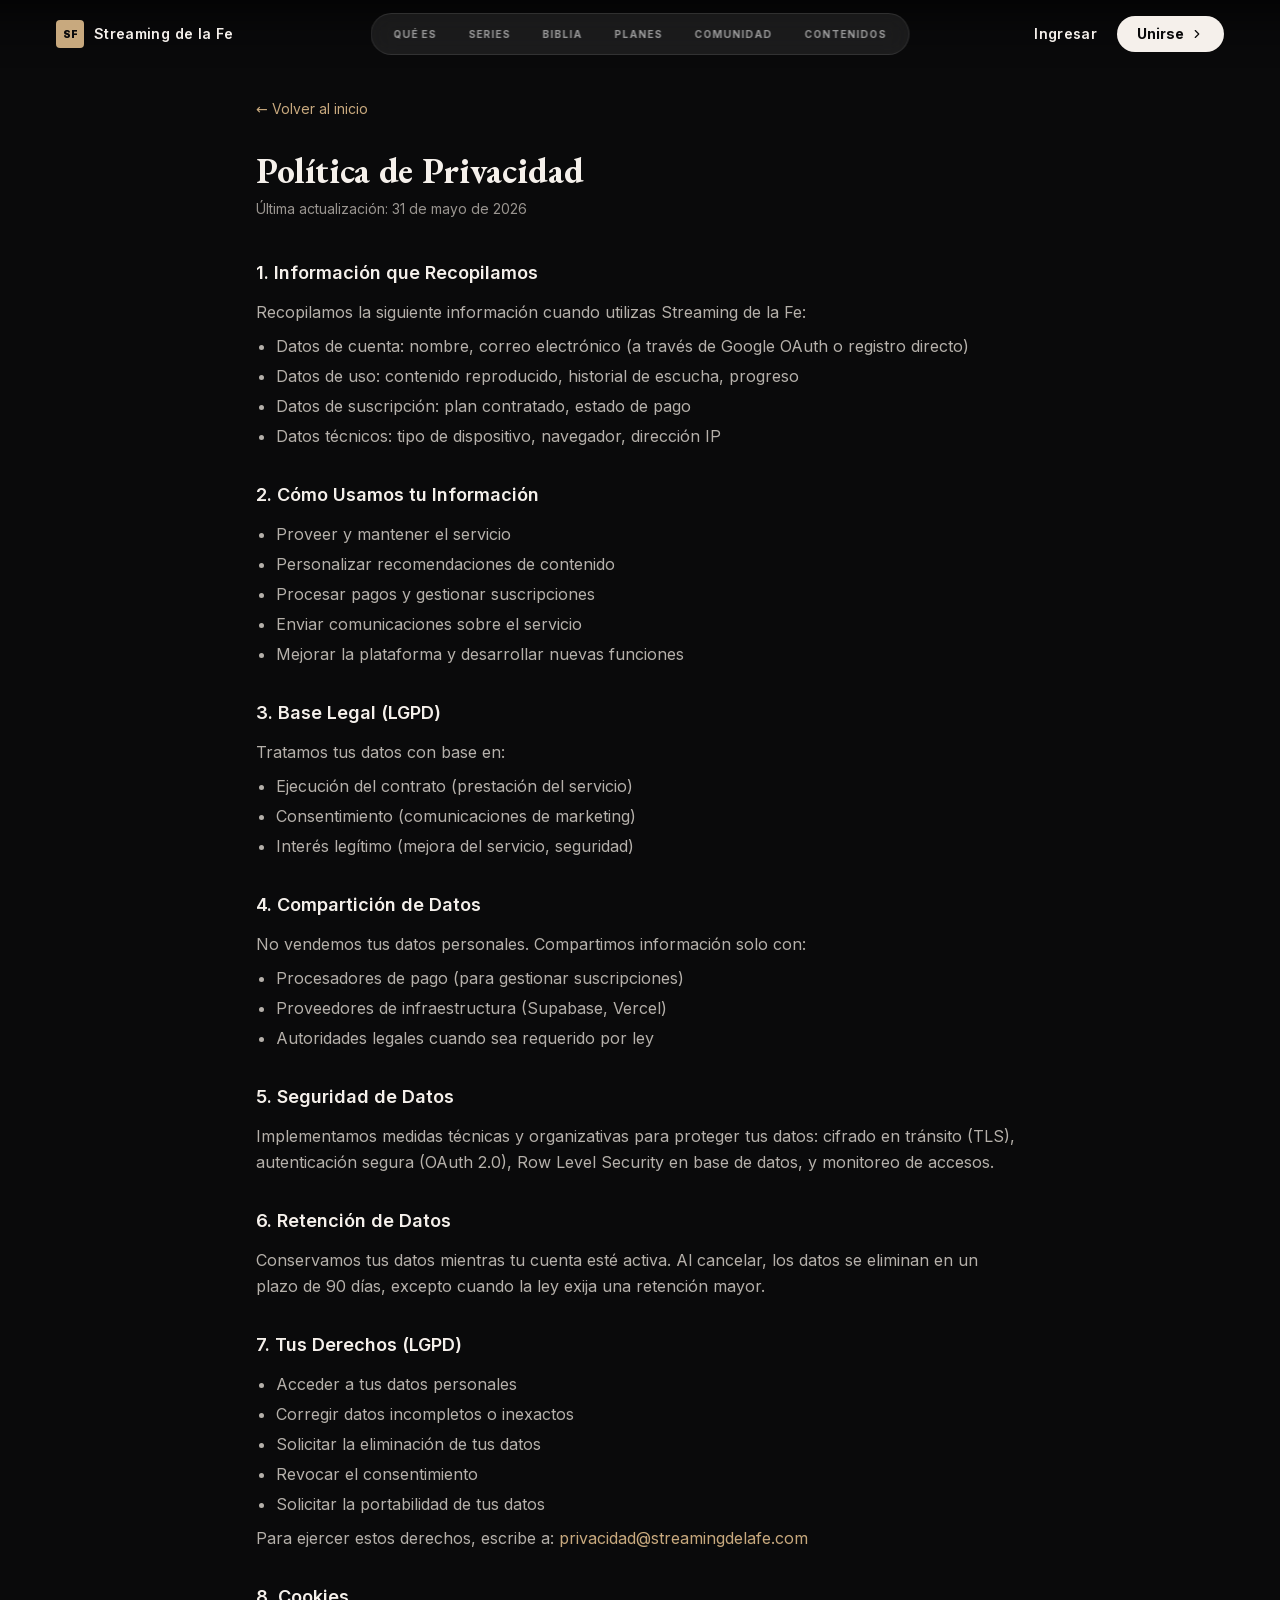
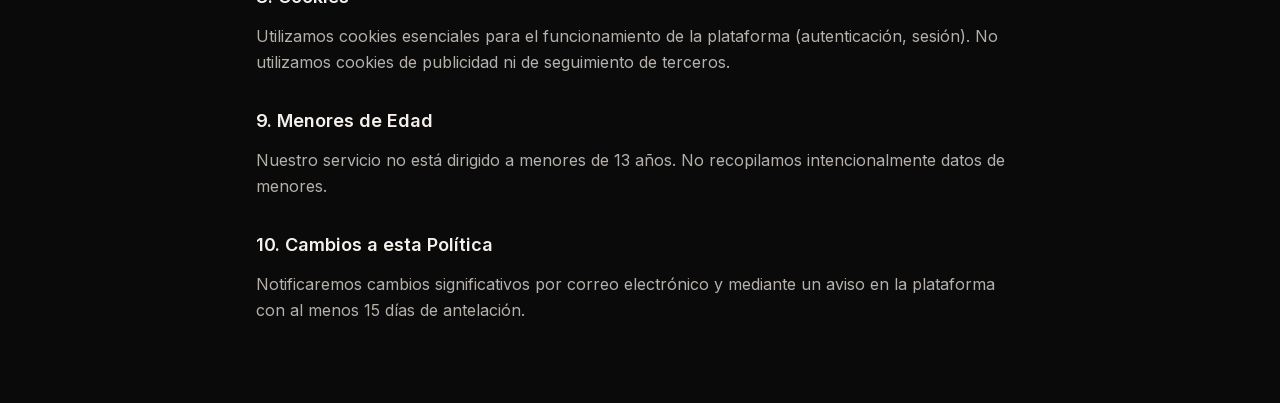
<file: privacy.html>
<!DOCTYPE html><html lang="es" class="inter_58889a5f-module__31LEQq__variable cinzel_decorative_8e1cf90-module__CChGbq__variable cinzel_65372973-module__KpKroW__variable eb_garamond_cbbc3cf3-module__xq3SUG__variable h-full antialiased dark"><head><meta charSet="utf-8"/><meta name="viewport" content="width=device-width, initial-scale=1"/><link rel="preload" href="/_next/static/media/4ee71d90e0f663bd-s.p.02x5gcj01ji7l.woff2" as="font" crossorigin="" type="font/woff2"/><link rel="preload" href="/_next/static/media/83afe278b6a6bb3c-s.p.0q-301v4kxxnr.woff2" as="font" crossorigin="" type="font/woff2"/><link rel="preload" href="/_next/static/media/c91de1963421a97e-s.p.11y6wew.ka8ye.woff2" as="font" crossorigin="" type="font/woff2"/><link rel="preload" href="/_next/static/media/cc014fcb166cf364-s.p.0rbrcy8kuidpb.woff2" as="font" crossorigin="" type="font/woff2"/><link rel="preload" href="/_next/static/media/cfa8380cafbbf487-s.p.0byao38h2ss-..woff2" as="font" crossorigin="" type="font/woff2"/><link rel="preload" href="/_next/static/media/e4505858a30c79c2-s.p.14m88r~v.m-cq.woff2" as="font" crossorigin="" type="font/woff2"/><link rel="preload" href="/_next/static/media/ea1df765ed99ddf9-s.p.00wb.edbz0smi.woff2" as="font" crossorigin="" type="font/woff2"/><link rel="stylesheet" href="/_next/static/chunks/0xw76~.n.oagj.css" data-precedence="next"/><link rel="preload" as="script" fetchPriority="low" href="/_next/static/chunks/15pjn.n4_q6le.js"/><script src="/_next/static/chunks/0pqt~8bl3ukh4.js" async=""></script><script src="/_next/static/chunks/07lhk_q6pmm3r.js" async=""></script><script src="/_next/static/chunks/07nm.~fuw7rqn.js" async=""></script><script src="/_next/static/chunks/turbopack-0mnmr8i0323zp.js" async=""></script><script src="/_next/static/chunks/0wwu-5fp-.yo4.js" async=""></script><script src="/_next/static/chunks/0d3shmwh5_nmn.js" async=""></script><script src="/_next/static/chunks/0hkdmrmd9uu8v.js" async=""></script><script src="/_next/static/chunks/002tlmvuqo9cj.js" async=""></script><script src="/_next/static/chunks/0il7-geoyiqzc.js" async=""></script><meta name="next-size-adjust" content=""/><title>Streaming de la Fe</title><meta name="description" content="Una plataforma de contenido espiritual premium. Series, oraciones y meditaciones para tu jornada de fe."/><link rel="icon" href="/favicon.ico?favicon.0x3dzn~oxb6tn.ico" sizes="256x256" type="image/x-icon"/><script src="/_next/static/chunks/03~yq9q893hmn.js" noModule=""></script></head><body class="min-h-screen bg-[#0A0A0B] text-[#F5F0EB] font-sans"><div hidden=""><!--$--><!--/$--></div><nav class="fixed top-0 left-0 right-0 z-50 transition-colors duration-300"><div class="absolute inset-0 bg-gradient-to-b from-black/55 via-black/15 to-transparent pointer-events-none"></div><div class="relative flex items-center justify-between px-5 md:px-10 lg:px-14 h-16 md:h-[68px]"><a href="/" class="flex items-center gap-2.5 no-underline group z-10 shrink-0"><div class="w-7 h-7 rounded flex items-center justify-center shrink-0 transition-all duration-300 bg-[#C8A97E] group-hover:bg-[#D4B98A]"><span class="text-[10px] font-black leading-none transition-colors duration-300 text-[#0A0A0B]">SF</span></div><span class="text-sm font-semibold tracking-wide hidden sm:block transition-colors duration-300 font-sans text-[#F5F0EB] group-hover:text-white">Streaming de la Fe</span></a><div class="absolute left-1/2 -translate-x-1/2 hidden lg:flex items-center backdrop-blur-md border rounded-full px-1.5 py-1.5 transition-all duration-300 bg-[rgba(255,255,255,0.08)] border-[rgba(255,255,255,0.1)]"><a href="#" class="px-4 py-1.5 rounded-full text-[10px] font-bold uppercase tracking-widest transition-all duration-200 no-underline whitespace-nowrap font-sans text-[rgba(255,255,255,0.55)] hover:text-white hover:bg-[rgba(255,255,255,0.1)]">Inicio</a><a href="#conteudos" class="px-4 py-1.5 rounded-full text-[10px] font-bold uppercase tracking-widest transition-all duration-200 no-underline whitespace-nowrap font-sans text-[rgba(255,255,255,0.55)] hover:text-white hover:bg-[rgba(255,255,255,0.1)]">Contenidos</a><a href="#planes" class="px-4 py-1.5 rounded-full text-[10px] font-bold uppercase tracking-widest transition-all duration-200 no-underline whitespace-nowrap font-sans text-[rgba(255,255,255,0.55)] hover:text-white hover:bg-[rgba(255,255,255,0.1)]">Planes</a><a href="#comparativo" class="px-4 py-1.5 rounded-full text-[10px] font-bold uppercase tracking-widest transition-all duration-200 no-underline whitespace-nowrap font-sans text-[rgba(255,255,255,0.55)] hover:text-white hover:bg-[rgba(255,255,255,0.1)]">Comparativo</a><a href="#faq" class="px-4 py-1.5 rounded-full text-[10px] font-bold uppercase tracking-widest transition-all duration-200 no-underline whitespace-nowrap font-sans text-[rgba(255,255,255,0.55)] hover:text-white hover:bg-[rgba(255,255,255,0.1)]">FAQ</a></div><div class="flex items-center gap-4 z-10 shrink-0"><a href="/login" class="text-sm font-semibold transition-colors duration-300 no-underline tracking-wide font-sans text-[#F5F0EB] hover:text-white">Ingresar</a><button class="lg:hidden p-2 rounded-full transition-all duration-200 text-[#F5F0EB] hover:bg-[rgba(255,255,255,0.1)]" aria-label="Abrir menú"><svg xmlns="http://www.w3.org/2000/svg" width="24" height="24" viewBox="0 0 24 24" fill="none" stroke="currentColor" stroke-width="2" stroke-linecap="round" stroke-linejoin="round" class="lucide lucide-menu w-5 h-5" aria-hidden="true"><path d="M4 5h16"></path><path d="M4 12h16"></path><path d="M4 19h16"></path></svg></button></div></div></nav><main><div class="min-h-screen bg-[#0A0A0B] text-[#F5F0EB] pt-24 pb-20 px-5 md:px-10 lg:px-14"><div class="max-w-3xl mx-auto"><a class="text-sm text-[#C8A97E] hover:text-[#D4B98A] transition-colors mb-8 inline-block" href="/">← Volver al inicio</a><h1 class="font-serif text-3xl md:text-4xl font-bold mb-2">Política de Privacidad</h1><p class="text-sm text-[#9A9590] mb-10">Última actualización: 31 de mayo de 2026</p><div class="space-y-8 text-[#B5B0AA] leading-relaxed"><section><h2 class="text-lg font-semibold text-[#F5F0EB] mb-3">1. Información que Recopilamos</h2><p>Recopilamos la siguiente información cuando utilizas Streaming de la Fe:</p><ul class="list-disc pl-5 mt-2 space-y-1"><li>Datos de cuenta: nombre, correo electrónico (a través de Google OAuth o registro directo)</li><li>Datos de uso: contenido reproducido, historial de escucha, progreso</li><li>Datos de suscripción: plan contratado, estado de pago</li><li>Datos técnicos: tipo de dispositivo, navegador, dirección IP</li></ul></section><section><h2 class="text-lg font-semibold text-[#F5F0EB] mb-3">2. Cómo Usamos tu Información</h2><ul class="list-disc pl-5 space-y-1"><li>Proveer y mantener el servicio</li><li>Personalizar recomendaciones de contenido</li><li>Procesar pagos y gestionar suscripciones</li><li>Enviar comunicaciones sobre el servicio</li><li>Mejorar la plataforma y desarrollar nuevas funciones</li></ul></section><section><h2 class="text-lg font-semibold text-[#F5F0EB] mb-3">3. Base Legal (LGPD)</h2><p>Tratamos tus datos con base en:</p><ul class="list-disc pl-5 mt-2 space-y-1"><li>Ejecución del contrato (prestación del servicio)</li><li>Consentimiento (comunicaciones de marketing)</li><li>Interés legítimo (mejora del servicio, seguridad)</li></ul></section><section><h2 class="text-lg font-semibold text-[#F5F0EB] mb-3">4. Compartición de Datos</h2><p>No vendemos tus datos personales. Compartimos información solo con:</p><ul class="list-disc pl-5 mt-2 space-y-1"><li>Procesadores de pago (para gestionar suscripciones)</li><li>Proveedores de infraestructura (Supabase, Vercel)</li><li>Autoridades legales cuando sea requerido por ley</li></ul></section><section><h2 class="text-lg font-semibold text-[#F5F0EB] mb-3">5. Seguridad de Datos</h2><p>Implementamos medidas técnicas y organizativas para proteger tus datos: cifrado en tránsito (TLS), autenticación segura (OAuth 2.0), Row Level Security en base de datos, y monitoreo de accesos.</p></section><section><h2 class="text-lg font-semibold text-[#F5F0EB] mb-3">6. Retención de Datos</h2><p>Conservamos tus datos mientras tu cuenta esté activa. Al cancelar, los datos se eliminan en un plazo de 90 días, excepto cuando la ley exija una retención mayor.</p></section><section><h2 class="text-lg font-semibold text-[#F5F0EB] mb-3">7. Tus Derechos (LGPD)</h2><ul class="list-disc pl-5 space-y-1"><li>Acceder a tus datos personales</li><li>Corregir datos incompletos o inexactos</li><li>Solicitar la eliminación de tus datos</li><li>Revocar el consentimiento</li><li>Solicitar la portabilidad de tus datos</li></ul><p class="mt-2">Para ejercer estos derechos, escribe a: <a href="mailto:privacidad@streamingdelafe.com" class="text-[#C8A97E] hover:underline">privacidad@streamingdelafe.com</a></p></section><section><h2 class="text-lg font-semibold text-[#F5F0EB] mb-3">8. Cookies</h2><p>Utilizamos cookies esenciales para el funcionamiento de la plataforma (autenticación, sesión). No utilizamos cookies de publicidad ni de seguimiento de terceros.</p></section><section><h2 class="text-lg font-semibold text-[#F5F0EB] mb-3">9. Menores de Edad</h2><p>Nuestro servicio no está dirigido a menores de 13 años. No recopilamos intencionalmente datos de menores.</p></section><section><h2 class="text-lg font-semibold text-[#F5F0EB] mb-3">10. Cambios a esta Política</h2><p>Notificaremos cambios significativos por correo electrónico y mediante un aviso en la plataforma con al menos 15 días de antelación.</p></section></div></div></div><!--$--><!--/$--></main><script src="/_next/static/chunks/15pjn.n4_q6le.js" id="_R_" async=""></script><script>(self.__next_f=self.__next_f||[]).push([0])</script><script>self.__next_f.push([1,"1:\"$Sreact.fragment\"\n2:I[30824,[\"/_next/static/chunks/0wwu-5fp-.yo4.js\",\"/_next/static/chunks/0d3shmwh5_nmn.js\",\"/_next/static/chunks/0hkdmrmd9uu8v.js\",\"/_next/static/chunks/002tlmvuqo9cj.js\"],\"default\"]\n3:I[45678,[\"/_next/static/chunks/0wwu-5fp-.yo4.js\",\"/_next/static/chunks/0d3shmwh5_nmn.js\",\"/_next/static/chunks/0hkdmrmd9uu8v.js\",\"/_next/static/chunks/002tlmvuqo9cj.js\"],\"default\"]\n4:I[39756,[\"/_next/static/chunks/0wwu-5fp-.yo4.js\",\"/_next/static/chunks/0d3shmwh5_nmn.js\",\"/_next/static/chunks/0hkdmrmd9uu8v.js\",\"/_next/static/chunks/002tlmvuqo9cj.js\"],\"default\"]\n5:I[37457,[\"/_next/static/chunks/0wwu-5fp-.yo4.js\",\"/_next/static/chunks/0d3shmwh5_nmn.js\",\"/_next/static/chunks/0hkdmrmd9uu8v.js\",\"/_next/static/chunks/002tlmvuqo9cj.js\"],\"default\"]\n6:I[89759,[\"/_next/static/chunks/0wwu-5fp-.yo4.js\",\"/_next/static/chunks/0d3shmwh5_nmn.js\",\"/_next/static/chunks/0hkdmrmd9uu8v.js\",\"/_next/static/chunks/002tlmvuqo9cj.js\"],\"default\"]\n7:I[47257,[\"/_next/static/chunks/0wwu-5fp-.yo4.js\",\"/_next/static/chunks/0d3shmwh5_nmn.js\",\"/_next/static/chunks/0hkdmrmd9uu8v.js\",\"/_next/static/chunks/002tlmvuqo9cj.js\"],\"ClientPageRoot\"]\n8:I[7528,[\"/_next/static/chunks/0wwu-5fp-.yo4.js\",\"/_next/static/chunks/0d3shmwh5_nmn.js\",\"/_next/static/chunks/0hkdmrmd9uu8v.js\",\"/_next/static/chunks/002tlmvuqo9cj.js\",\"/_next/static/chunks/0il7-geoyiqzc.js\"],\"default\"]\nb:I[97367,[\"/_next/static/chunks/0wwu-5fp-.yo4.js\",\"/_next/static/chunks/0d3shmwh5_nmn.js\",\"/_next/static/chunks/0hkdmrmd9uu8v.js\",\"/_next/static/chunks/002tlmvuqo9cj.js\"],\"OutletBoundary\"]\nc:\"$Sreact.suspense\"\nf:I[97367,[\"/_next/static/chunks/0wwu-5fp-.yo4.js\",\"/_next/static/chunks/0d3shmwh5_nmn.js\",\"/_next/static/chunks/0hkdmrmd9uu8v.js\",\"/_next/static/chunks/002tlmvuqo9cj.js\"],\"ViewportBoundary\"]\n11:I[97367,[\"/_next/static/chunks/0wwu-5fp-.yo4.js\",\"/_next/static/chunks/0d3shmwh5_nmn.js\",\"/_next/static/chunks/0hkdmrmd9uu8v.js\",\"/_next/static/chunks/002tlmvuqo9cj.js\"],\"MetadataBoundary\"]\n13:I[68027,[\"/_next/static/chunks/0wwu-5fp-.yo4.js\",\"/_next/static/chunks/0d3shmwh5_nmn.js\",\"/_next/static/chunks/0hkdmrmd9uu8v.js\",\"/_next/static/chunks/002tlmvuqo9cj.js\"],\"default\",1]\n:HL[\"/_next/static/chunks/0xw76~.n.oagj.css\",\"style\"]\n:HL[\"/_next/static/media/4ee71d90e0f663bd-s.p.02x5gcj01ji7l.woff2\",\"font\",{\"crossOrigin\":\"\",\"type\":\"font/woff2\"}]\n:HL[\"/_next/static/media/83afe278b6a6bb3c-s.p.0q-301v4kxxnr.woff2\",\"font\",{\"crossOrigin\":\"\",\"type\":\"font/woff2\"}]\n:HL[\"/_next/static/media/c91de1963421a97e-s.p.11y6wew.ka8ye.woff2\",\"font\",{\"crossOrigin\":\"\",\"type\":\"font/woff2\"}]\n:HL[\"/_next/static/media/cc014fcb166cf364-s.p.0rbrcy8kuidpb.woff2\",\"font\",{\"crossOrigin\":\"\",\"type\":\"font/woff2\"}]\n:HL[\"/_next/static/media/cfa8380cafbbf487-s.p.0byao38h2ss-..woff2\",\"font\",{\"crossOrigin\":\"\",\"type\":\"font/woff2\"}]\n:HL[\"/_next/static/media/e4505858a30c79c2-s.p.14m88r~v.m-cq.woff2\",\"font\",{\"crossOrigin\":\"\",\"type\":\"font/woff2\"}]\n:HL[\"/_next/static/media/ea1df765ed99ddf9-s.p.00wb.edbz0smi.woff2\",\"font\",{\"crossOrigin\":\"\",\"type\":\"font/woff2\"}]\n"])</script><script>self.__next_f.push([1,"0:{\"P\":null,\"c\":[\"\",\"privacy\"],\"q\":\"\",\"i\":false,\"f\":[[[\"\",{\"children\":[\"privacy\",{\"children\":[\"__PAGE__\",{}]}]},\"$undefined\",\"$undefined\",16],[[\"$\",\"$1\",\"c\",{\"children\":[[[\"$\",\"link\",\"0\",{\"rel\":\"stylesheet\",\"href\":\"/_next/static/chunks/0xw76~.n.oagj.css\",\"precedence\":\"next\",\"crossOrigin\":\"$undefined\",\"nonce\":\"$undefined\"}],[\"$\",\"script\",\"script-0\",{\"src\":\"/_next/static/chunks/0wwu-5fp-.yo4.js\",\"async\":true,\"nonce\":\"$undefined\"}],[\"$\",\"script\",\"script-1\",{\"src\":\"/_next/static/chunks/0d3shmwh5_nmn.js\",\"async\":true,\"nonce\":\"$undefined\"}],[\"$\",\"script\",\"script-2\",{\"src\":\"/_next/static/chunks/0hkdmrmd9uu8v.js\",\"async\":true,\"nonce\":\"$undefined\"}],[\"$\",\"script\",\"script-3\",{\"src\":\"/_next/static/chunks/002tlmvuqo9cj.js\",\"async\":true,\"nonce\":\"$undefined\"}]],[\"$\",\"html\",null,{\"lang\":\"es\",\"className\":\"inter_58889a5f-module__31LEQq__variable cinzel_decorative_8e1cf90-module__CChGbq__variable cinzel_65372973-module__KpKroW__variable eb_garamond_cbbc3cf3-module__xq3SUG__variable h-full antialiased dark\",\"children\":[\"$\",\"body\",null,{\"suppressHydrationWarning\":true,\"className\":\"min-h-screen bg-[#0A0A0B] text-[#F5F0EB] font-sans\",\"children\":[\"$\",\"$L2\",null,{\"children\":[[\"$\",\"$L3\",null,{}],[\"$\",\"main\",null,{\"children\":[\"$\",\"$L4\",null,{\"parallelRouterKey\":\"children\",\"error\":\"$undefined\",\"errorStyles\":\"$undefined\",\"errorScripts\":\"$undefined\",\"template\":[\"$\",\"$L5\",null,{}],\"templateStyles\":\"$undefined\",\"templateScripts\":\"$undefined\",\"notFound\":[[[\"$\",\"title\",null,{\"children\":\"404: This page could not be found.\"}],[\"$\",\"div\",null,{\"style\":{\"fontFamily\":\"system-ui,\\\"Segoe UI\\\",Roboto,Helvetica,Arial,sans-serif,\\\"Apple Color Emoji\\\",\\\"Segoe UI Emoji\\\"\",\"height\":\"100vh\",\"textAlign\":\"center\",\"display\":\"flex\",\"flexDirection\":\"column\",\"alignItems\":\"center\",\"justifyContent\":\"center\"},\"children\":[\"$\",\"div\",null,{\"children\":[[\"$\",\"style\",null,{\"dangerouslySetInnerHTML\":{\"__html\":\"body{color:#000;background:#fff;margin:0}.next-error-h1{border-right:1px solid rgba(0,0,0,.3)}@media (prefers-color-scheme:dark){body{color:#fff;background:#000}.next-error-h1{border-right:1px solid rgba(255,255,255,.3)}}\"}}],[\"$\",\"h1\",null,{\"className\":\"next-error-h1\",\"style\":{\"display\":\"inline-block\",\"margin\":\"0 20px 0 0\",\"padding\":\"0 23px 0 0\",\"fontSize\":24,\"fontWeight\":500,\"verticalAlign\":\"top\",\"lineHeight\":\"49px\"},\"children\":404}],[\"$\",\"div\",null,{\"style\":{\"display\":\"inline-block\"},\"children\":[\"$\",\"h2\",null,{\"style\":{\"fontSize\":14,\"fontWeight\":400,\"lineHeight\":\"49px\",\"margin\":0},\"children\":\"This page could not be found.\"}]}]]}]}]],[]],\"forbidden\":\"$undefined\",\"unauthorized\":\"$undefined\"}]}],[\"$\",\"$L6\",null,{}]]}]}]}]]}],{\"children\":[[\"$\",\"$1\",\"c\",{\"children\":[null,[\"$\",\"$L4\",null,{\"parallelRouterKey\":\"children\",\"error\":\"$undefined\",\"errorStyles\":\"$undefined\",\"errorScripts\":\"$undefined\",\"template\":[\"$\",\"$L5\",null,{}],\"templateStyles\":\"$undefined\",\"templateScripts\":\"$undefined\",\"notFound\":\"$undefined\",\"forbidden\":\"$undefined\",\"unauthorized\":\"$undefined\"}]]}],{\"children\":[[\"$\",\"$1\",\"c\",{\"children\":[[\"$\",\"$L7\",null,{\"Component\":\"$8\",\"serverProvidedParams\":{\"searchParams\":{},\"params\":{},\"promises\":[\"$@9\",\"$@a\"]}}],[[\"$\",\"script\",\"script-0\",{\"src\":\"/_next/static/chunks/0il7-geoyiqzc.js\",\"async\":true,\"nonce\":\"$undefined\"}]],[\"$\",\"$Lb\",null,{\"children\":[\"$\",\"$c\",null,{\"name\":\"Next.MetadataOutlet\",\"children\":\"$@d\"}]}]]}],{},null,false,null]},null,false,\"$@e\"]},null,false,null],[\"$\",\"$1\",\"h\",{\"children\":[null,[\"$\",\"$Lf\",null,{\"children\":\"$L10\"}],[\"$\",\"div\",null,{\"hidden\":true,\"children\":[\"$\",\"$L11\",null,{\"children\":[\"$\",\"$c\",null,{\"name\":\"Next.Metadata\",\"children\":\"$L12\"}]}]}],[\"$\",\"meta\",null,{\"name\":\"next-size-adjust\",\"content\":\"\"}]]}],false]],\"m\":\"$undefined\",\"G\":[\"$13\",[[\"$\",\"link\",\"0\",{\"rel\":\"stylesheet\",\"href\":\"/_next/static/chunks/0xw76~.n.oagj.css\",\"precedence\":\"next\",\"crossOrigin\":\"$undefined\",\"nonce\":\"$undefined\"}]]],\"S\":true,\"h\":null,\"s\":\"$undefined\",\"l\":\"$undefined\",\"p\":\"$undefined\",\"d\":\"$undefined\",\"b\":\"smLGSCkIVrrOb1Ylt6M9G\"}\n"])</script><script>self.__next_f.push([1,"14:[]\ne:\"$W14\"\n9:{}\na:\"$0:f:0:1:1:children:1:children:0:props:children:0:props:serverProvidedParams:params\"\n"])</script><script>self.__next_f.push([1,"10:[[\"$\",\"meta\",\"0\",{\"charSet\":\"utf-8\"}],[\"$\",\"meta\",\"1\",{\"name\":\"viewport\",\"content\":\"width=device-width, initial-scale=1\"}]]\n"])</script><script>self.__next_f.push([1,"15:I[27201,[\"/_next/static/chunks/0wwu-5fp-.yo4.js\",\"/_next/static/chunks/0d3shmwh5_nmn.js\",\"/_next/static/chunks/0hkdmrmd9uu8v.js\",\"/_next/static/chunks/002tlmvuqo9cj.js\"],\"IconMark\"]\nd:null\n12:[[\"$\",\"title\",\"0\",{\"children\":\"Streaming de la Fe\"}],[\"$\",\"meta\",\"1\",{\"name\":\"description\",\"content\":\"Una plataforma de contenido espiritual premium. Series, oraciones y meditaciones para tu jornada de fe.\"}],[\"$\",\"link\",\"2\",{\"rel\":\"icon\",\"href\":\"/favicon.ico?favicon.0x3dzn~oxb6tn.ico\",\"sizes\":\"256x256\",\"type\":\"image/x-icon\"}],[\"$\",\"$L15\",\"3\",{}]]\n"])</script></body></html>
</file>
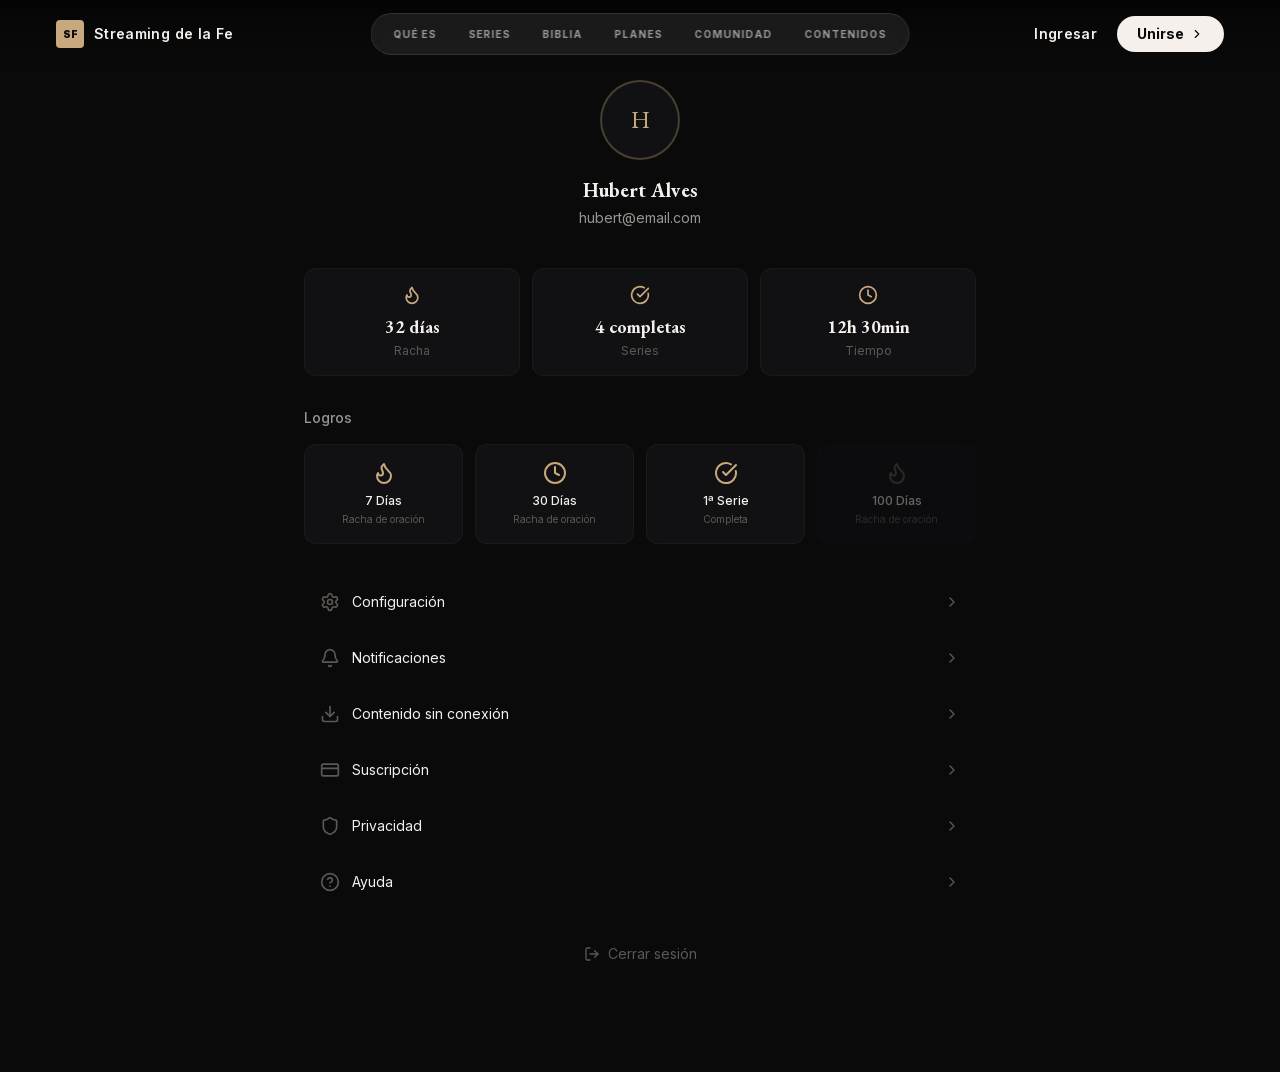
<file: profile.html>
<!DOCTYPE html><html lang="es" class="inter_58889a5f-module__31LEQq__variable cinzel_decorative_8e1cf90-module__CChGbq__variable cinzel_65372973-module__KpKroW__variable eb_garamond_cbbc3cf3-module__xq3SUG__variable h-full antialiased dark"><head><meta charSet="utf-8"/><meta name="viewport" content="width=device-width, initial-scale=1"/><link rel="preload" href="/_next/static/media/4ee71d90e0f663bd-s.p.02x5gcj01ji7l.woff2" as="font" crossorigin="" type="font/woff2"/><link rel="preload" href="/_next/static/media/83afe278b6a6bb3c-s.p.0q-301v4kxxnr.woff2" as="font" crossorigin="" type="font/woff2"/><link rel="preload" href="/_next/static/media/c91de1963421a97e-s.p.11y6wew.ka8ye.woff2" as="font" crossorigin="" type="font/woff2"/><link rel="preload" href="/_next/static/media/cc014fcb166cf364-s.p.0rbrcy8kuidpb.woff2" as="font" crossorigin="" type="font/woff2"/><link rel="preload" href="/_next/static/media/cfa8380cafbbf487-s.p.0byao38h2ss-..woff2" as="font" crossorigin="" type="font/woff2"/><link rel="preload" href="/_next/static/media/e4505858a30c79c2-s.p.14m88r~v.m-cq.woff2" as="font" crossorigin="" type="font/woff2"/><link rel="preload" href="/_next/static/media/ea1df765ed99ddf9-s.p.00wb.edbz0smi.woff2" as="font" crossorigin="" type="font/woff2"/><link rel="stylesheet" href="/_next/static/chunks/0xw76~.n.oagj.css" data-precedence="next"/><link rel="preload" as="script" fetchPriority="low" href="/_next/static/chunks/15pjn.n4_q6le.js"/><script src="/_next/static/chunks/0pqt~8bl3ukh4.js" async=""></script><script src="/_next/static/chunks/07lhk_q6pmm3r.js" async=""></script><script src="/_next/static/chunks/07nm.~fuw7rqn.js" async=""></script><script src="/_next/static/chunks/turbopack-0mnmr8i0323zp.js" async=""></script><script src="/_next/static/chunks/0wwu-5fp-.yo4.js" async=""></script><script src="/_next/static/chunks/0d3shmwh5_nmn.js" async=""></script><script src="/_next/static/chunks/0hkdmrmd9uu8v.js" async=""></script><script src="/_next/static/chunks/002tlmvuqo9cj.js" async=""></script><script src="/_next/static/chunks/180is_v.-2-ht.js" async=""></script><meta name="next-size-adjust" content=""/><title>Streaming de la Fe</title><meta name="description" content="Una plataforma de contenido espiritual premium. Series, oraciones y meditaciones para tu jornada de fe."/><link rel="icon" href="/favicon.ico?favicon.0x3dzn~oxb6tn.ico" sizes="256x256" type="image/x-icon"/><script src="/_next/static/chunks/03~yq9q893hmn.js" noModule=""></script></head><body class="min-h-screen bg-[#0A0A0B] text-[#F5F0EB] font-sans"><div hidden=""><!--$--><!--/$--></div><nav class="fixed top-0 left-0 right-0 z-50 transition-colors duration-300"><div class="absolute inset-0 bg-gradient-to-b from-black/55 via-black/15 to-transparent pointer-events-none"></div><div class="relative flex items-center justify-between px-5 md:px-10 lg:px-14 h-16 md:h-[68px]"><a href="/" class="flex items-center gap-2.5 no-underline group z-10 shrink-0"><div class="w-7 h-7 rounded flex items-center justify-center shrink-0 transition-all duration-300 bg-[#C8A97E] group-hover:bg-[#D4B98A]"><span class="text-[10px] font-black leading-none transition-colors duration-300 text-[#0A0A0B]">SF</span></div><span class="text-sm font-semibold tracking-wide hidden sm:block transition-colors duration-300 font-sans text-[#F5F0EB] group-hover:text-white">Streaming de la Fe</span></a><div class="absolute left-1/2 -translate-x-1/2 hidden lg:flex items-center backdrop-blur-md border rounded-full px-1.5 py-1.5 transition-all duration-300 bg-[rgba(255,255,255,0.08)] border-[rgba(255,255,255,0.1)]"><a href="#" class="px-4 py-1.5 rounded-full text-[10px] font-bold uppercase tracking-widest transition-all duration-200 no-underline whitespace-nowrap font-sans text-[rgba(255,255,255,0.55)] hover:text-white hover:bg-[rgba(255,255,255,0.1)]">Inicio</a><a href="#conteudos" class="px-4 py-1.5 rounded-full text-[10px] font-bold uppercase tracking-widest transition-all duration-200 no-underline whitespace-nowrap font-sans text-[rgba(255,255,255,0.55)] hover:text-white hover:bg-[rgba(255,255,255,0.1)]">Contenidos</a><a href="#planes" class="px-4 py-1.5 rounded-full text-[10px] font-bold uppercase tracking-widest transition-all duration-200 no-underline whitespace-nowrap font-sans text-[rgba(255,255,255,0.55)] hover:text-white hover:bg-[rgba(255,255,255,0.1)]">Planes</a><a href="#comparativo" class="px-4 py-1.5 rounded-full text-[10px] font-bold uppercase tracking-widest transition-all duration-200 no-underline whitespace-nowrap font-sans text-[rgba(255,255,255,0.55)] hover:text-white hover:bg-[rgba(255,255,255,0.1)]">Comparativo</a><a href="#faq" class="px-4 py-1.5 rounded-full text-[10px] font-bold uppercase tracking-widest transition-all duration-200 no-underline whitespace-nowrap font-sans text-[rgba(255,255,255,0.55)] hover:text-white hover:bg-[rgba(255,255,255,0.1)]">FAQ</a></div><div class="flex items-center gap-4 z-10 shrink-0"><a href="/login" class="text-sm font-semibold transition-colors duration-300 no-underline tracking-wide font-sans text-[#F5F0EB] hover:text-white">Ingresar</a><button class="lg:hidden p-2 rounded-full transition-all duration-200 text-[#F5F0EB] hover:bg-[rgba(255,255,255,0.1)]" aria-label="Abrir menú"><svg xmlns="http://www.w3.org/2000/svg" width="24" height="24" viewBox="0 0 24 24" fill="none" stroke="currentColor" stroke-width="2" stroke-linecap="round" stroke-linejoin="round" class="lucide lucide-menu w-5 h-5" aria-hidden="true"><path d="M4 5h16"></path><path d="M4 12h16"></path><path d="M4 19h16"></path></svg></button></div></div></nav><main><div class="min-h-screen bg-[#0A0A0B] pt-20 pb-24 px-4 md:px-8 lg:px-16"><div class="max-w-2xl mx-auto"><div class="text-center mb-10" style="opacity:0;transform:translateY(-10px)"><div class="w-20 h-20 rounded-full bg-[#111113] border-2 border-[#C8A97E]/30 mx-auto mb-4 flex items-center justify-center overflow-hidden"><span class="text-2xl font-serif text-[#C8A97E]">H</span></div><h1 class="font-serif text-xl font-bold text-[#F5F0EB] mb-1">Hubert Alves</h1><p class="text-sm text-[#9A9590]">hubert@email.com</p></div><div class="grid grid-cols-3 gap-3 mb-8" style="opacity:0"><div class="bg-[#111113] border border-[rgba(255,255,255,0.04)] rounded-xl p-4 text-center"><svg xmlns="http://www.w3.org/2000/svg" width="24" height="24" viewBox="0 0 24 24" fill="none" stroke="currentColor" stroke-width="2" stroke-linecap="round" stroke-linejoin="round" class="lucide lucide-flame w-5 h-5 text-[#C8A97E] mx-auto mb-2" aria-hidden="true"><path d="M12 3q1 4 4 6.5t3 5.5a1 1 0 0 1-14 0 5 5 0 0 1 1-3 1 1 0 0 0 5 0c0-2-1.5-3-1.5-5q0-2 2.5-4"></path></svg><div class="text-lg font-serif font-bold text-[#F5F0EB]">32 días</div><div class="text-xs text-[#5C5854] mt-0.5">Racha</div></div><div class="bg-[#111113] border border-[rgba(255,255,255,0.04)] rounded-xl p-4 text-center"><svg xmlns="http://www.w3.org/2000/svg" width="24" height="24" viewBox="0 0 24 24" fill="none" stroke="currentColor" stroke-width="2" stroke-linecap="round" stroke-linejoin="round" class="lucide lucide-circle-check-big w-5 h-5 text-[#C8A97E] mx-auto mb-2" aria-hidden="true"><path d="M21.801 10A10 10 0 1 1 17 3.335"></path><path d="m9 11 3 3L22 4"></path></svg><div class="text-lg font-serif font-bold text-[#F5F0EB]">4 completas</div><div class="text-xs text-[#5C5854] mt-0.5">Series</div></div><div class="bg-[#111113] border border-[rgba(255,255,255,0.04)] rounded-xl p-4 text-center"><svg xmlns="http://www.w3.org/2000/svg" width="24" height="24" viewBox="0 0 24 24" fill="none" stroke="currentColor" stroke-width="2" stroke-linecap="round" stroke-linejoin="round" class="lucide lucide-clock w-5 h-5 text-[#C8A97E] mx-auto mb-2" aria-hidden="true"><circle cx="12" cy="12" r="10"></circle><path d="M12 6v6l4 2"></path></svg><div class="text-lg font-serif font-bold text-[#F5F0EB]">12h 30min</div><div class="text-xs text-[#5C5854] mt-0.5">Tiempo</div></div></div><div class="mb-8" style="opacity:0"><h2 class="text-sm font-medium text-[#9A9590] mb-4">Logros</h2><div class="grid grid-cols-4 gap-3"><div class="bg-[#111113] border rounded-xl p-4 text-center transition-all cursor-pointer border-[rgba(255,255,255,0.04)]"><svg xmlns="http://www.w3.org/2000/svg" width="24" height="24" viewBox="0 0 24 24" fill="none" stroke="currentColor" stroke-width="2" stroke-linecap="round" stroke-linejoin="round" class="lucide lucide-flame w-6 h-6 mx-auto mb-2 text-[#C8A97E]" aria-hidden="true"><path d="M12 3q1 4 4 6.5t3 5.5a1 1 0 0 1-14 0 5 5 0 0 1 1-3 1 1 0 0 0 5 0c0-2-1.5-3-1.5-5q0-2 2.5-4"></path></svg><div class="text-xs font-medium text-[#F5F0EB]">7 Días</div><div class="text-[10px] text-[#5C5854] mt-0.5">Racha de oración</div></div><div class="bg-[#111113] border rounded-xl p-4 text-center transition-all cursor-pointer border-[rgba(255,255,255,0.04)]"><svg xmlns="http://www.w3.org/2000/svg" width="24" height="24" viewBox="0 0 24 24" fill="none" stroke="currentColor" stroke-width="2" stroke-linecap="round" stroke-linejoin="round" class="lucide lucide-clock w-6 h-6 mx-auto mb-2 text-[#C8A97E]" aria-hidden="true"><circle cx="12" cy="12" r="10"></circle><path d="M12 6v6l4 2"></path></svg><div class="text-xs font-medium text-[#F5F0EB]">30 Días</div><div class="text-[10px] text-[#5C5854] mt-0.5">Racha de oración</div></div><div class="bg-[#111113] border rounded-xl p-4 text-center transition-all cursor-pointer border-[rgba(255,255,255,0.04)]"><svg xmlns="http://www.w3.org/2000/svg" width="24" height="24" viewBox="0 0 24 24" fill="none" stroke="currentColor" stroke-width="2" stroke-linecap="round" stroke-linejoin="round" class="lucide lucide-circle-check-big w-6 h-6 mx-auto mb-2 text-[#C8A97E]" aria-hidden="true"><path d="M21.801 10A10 10 0 1 1 17 3.335"></path><path d="m9 11 3 3L22 4"></path></svg><div class="text-xs font-medium text-[#F5F0EB]">1ª Serie</div><div class="text-[10px] text-[#5C5854] mt-0.5">Completa</div></div><div class="bg-[#111113] border rounded-xl p-4 text-center transition-all cursor-pointer border-[rgba(255,255,255,0.02)] opacity-40"><svg xmlns="http://www.w3.org/2000/svg" width="24" height="24" viewBox="0 0 24 24" fill="none" stroke="currentColor" stroke-width="2" stroke-linecap="round" stroke-linejoin="round" class="lucide lucide-flame w-6 h-6 mx-auto mb-2 text-[#5C5854]" aria-hidden="true"><path d="M12 3q1 4 4 6.5t3 5.5a1 1 0 0 1-14 0 5 5 0 0 1 1-3 1 1 0 0 0 5 0c0-2-1.5-3-1.5-5q0-2 2.5-4"></path></svg><div class="text-xs font-medium text-[#F5F0EB]">100 Días</div><div class="text-[10px] text-[#5C5854] mt-0.5">Racha de oración</div></div></div></div><div class="space-y-1"><button class="w-full"><div class="w-full flex items-center justify-between p-4 rounded-xl hover:bg-[rgba(255,255,255,0.02)] transition-all group cursor-pointer"><div class="flex items-center gap-3"><svg xmlns="http://www.w3.org/2000/svg" width="24" height="24" viewBox="0 0 24 24" fill="none" stroke="currentColor" stroke-width="2" stroke-linecap="round" stroke-linejoin="round" class="lucide lucide-settings w-5 h-5 text-[#5C5854] group-hover:text-[#9A9590] transition-colors" aria-hidden="true"><path d="M9.671 4.136a2.34 2.34 0 0 1 4.659 0 2.34 2.34 0 0 0 3.319 1.915 2.34 2.34 0 0 1 2.33 4.033 2.34 2.34 0 0 0 0 3.831 2.34 2.34 0 0 1-2.33 4.033 2.34 2.34 0 0 0-3.319 1.915 2.34 2.34 0 0 1-4.659 0 2.34 2.34 0 0 0-3.32-1.915 2.34 2.34 0 0 1-2.33-4.033 2.34 2.34 0 0 0 0-3.831A2.34 2.34 0 0 1 6.35 6.051a2.34 2.34 0 0 0 3.319-1.915"></path><circle cx="12" cy="12" r="3"></circle></svg><span class="text-sm text-[#F5F0EB]">Configuración</span></div><svg xmlns="http://www.w3.org/2000/svg" width="24" height="24" viewBox="0 0 24 24" fill="none" stroke="currentColor" stroke-width="2" stroke-linecap="round" stroke-linejoin="round" class="lucide lucide-chevron-right w-4 h-4 text-[#5C5854]" aria-hidden="true"><path d="m9 18 6-6-6-6"></path></svg></div></button><button class="w-full"><div class="w-full flex items-center justify-between p-4 rounded-xl hover:bg-[rgba(255,255,255,0.02)] transition-all group cursor-pointer"><div class="flex items-center gap-3"><svg xmlns="http://www.w3.org/2000/svg" width="24" height="24" viewBox="0 0 24 24" fill="none" stroke="currentColor" stroke-width="2" stroke-linecap="round" stroke-linejoin="round" class="lucide lucide-bell w-5 h-5 text-[#5C5854] group-hover:text-[#9A9590] transition-colors" aria-hidden="true"><path d="M10.268 21a2 2 0 0 0 3.464 0"></path><path d="M3.262 15.326A1 1 0 0 0 4 17h16a1 1 0 0 0 .74-1.673C19.41 13.956 18 12.499 18 8A6 6 0 0 0 6 8c0 4.499-1.411 5.956-2.738 7.326"></path></svg><span class="text-sm text-[#F5F0EB]">Notificaciones</span></div><svg xmlns="http://www.w3.org/2000/svg" width="24" height="24" viewBox="0 0 24 24" fill="none" stroke="currentColor" stroke-width="2" stroke-linecap="round" stroke-linejoin="round" class="lucide lucide-chevron-right w-4 h-4 text-[#5C5854]" aria-hidden="true"><path d="m9 18 6-6-6-6"></path></svg></div></button><button class="w-full"><div class="w-full flex items-center justify-between p-4 rounded-xl hover:bg-[rgba(255,255,255,0.02)] transition-all group cursor-pointer"><div class="flex items-center gap-3"><svg xmlns="http://www.w3.org/2000/svg" width="24" height="24" viewBox="0 0 24 24" fill="none" stroke="currentColor" stroke-width="2" stroke-linecap="round" stroke-linejoin="round" class="lucide lucide-download w-5 h-5 text-[#5C5854] group-hover:text-[#9A9590] transition-colors" aria-hidden="true"><path d="M12 15V3"></path><path d="M21 15v4a2 2 0 0 1-2 2H5a2 2 0 0 1-2-2v-4"></path><path d="m7 10 5 5 5-5"></path></svg><span class="text-sm text-[#F5F0EB]">Contenido sin conexión</span></div><svg xmlns="http://www.w3.org/2000/svg" width="24" height="24" viewBox="0 0 24 24" fill="none" stroke="currentColor" stroke-width="2" stroke-linecap="round" stroke-linejoin="round" class="lucide lucide-chevron-right w-4 h-4 text-[#5C5854]" aria-hidden="true"><path d="m9 18 6-6-6-6"></path></svg></div></button><a href="/#planes" class="block no-underline"><div class="w-full flex items-center justify-between p-4 rounded-xl hover:bg-[rgba(255,255,255,0.02)] transition-all group cursor-pointer"><div class="flex items-center gap-3"><svg xmlns="http://www.w3.org/2000/svg" width="24" height="24" viewBox="0 0 24 24" fill="none" stroke="currentColor" stroke-width="2" stroke-linecap="round" stroke-linejoin="round" class="lucide lucide-credit-card w-5 h-5 text-[#5C5854] group-hover:text-[#9A9590] transition-colors" aria-hidden="true"><rect width="20" height="14" x="2" y="5" rx="2"></rect><line x1="2" x2="22" y1="10" y2="10"></line></svg><span class="text-sm text-[#F5F0EB]">Suscripción</span></div><svg xmlns="http://www.w3.org/2000/svg" width="24" height="24" viewBox="0 0 24 24" fill="none" stroke="currentColor" stroke-width="2" stroke-linecap="round" stroke-linejoin="round" class="lucide lucide-chevron-right w-4 h-4 text-[#5C5854]" aria-hidden="true"><path d="m9 18 6-6-6-6"></path></svg></div></a><button class="w-full"><div class="w-full flex items-center justify-between p-4 rounded-xl hover:bg-[rgba(255,255,255,0.02)] transition-all group cursor-pointer"><div class="flex items-center gap-3"><svg xmlns="http://www.w3.org/2000/svg" width="24" height="24" viewBox="0 0 24 24" fill="none" stroke="currentColor" stroke-width="2" stroke-linecap="round" stroke-linejoin="round" class="lucide lucide-shield w-5 h-5 text-[#5C5854] group-hover:text-[#9A9590] transition-colors" aria-hidden="true"><path d="M20 13c0 5-3.5 7.5-7.66 8.95a1 1 0 0 1-.67-.01C7.5 20.5 4 18 4 13V6a1 1 0 0 1 1-1c2 0 4.5-1.2 6.24-2.72a1.17 1.17 0 0 1 1.52 0C14.51 3.81 17 5 19 5a1 1 0 0 1 1 1z"></path></svg><span class="text-sm text-[#F5F0EB]">Privacidad</span></div><svg xmlns="http://www.w3.org/2000/svg" width="24" height="24" viewBox="0 0 24 24" fill="none" stroke="currentColor" stroke-width="2" stroke-linecap="round" stroke-linejoin="round" class="lucide lucide-chevron-right w-4 h-4 text-[#5C5854]" aria-hidden="true"><path d="m9 18 6-6-6-6"></path></svg></div></button><button class="w-full"><div class="w-full flex items-center justify-between p-4 rounded-xl hover:bg-[rgba(255,255,255,0.02)] transition-all group cursor-pointer"><div class="flex items-center gap-3"><svg xmlns="http://www.w3.org/2000/svg" width="24" height="24" viewBox="0 0 24 24" fill="none" stroke="currentColor" stroke-width="2" stroke-linecap="round" stroke-linejoin="round" class="lucide lucide-circle-question-mark w-5 h-5 text-[#5C5854] group-hover:text-[#9A9590] transition-colors" aria-hidden="true"><circle cx="12" cy="12" r="10"></circle><path d="M9.09 9a3 3 0 0 1 5.83 1c0 2-3 3-3 3"></path><path d="M12 17h.01"></path></svg><span class="text-sm text-[#F5F0EB]">Ayuda</span></div><svg xmlns="http://www.w3.org/2000/svg" width="24" height="24" viewBox="0 0 24 24" fill="none" stroke="currentColor" stroke-width="2" stroke-linecap="round" stroke-linejoin="round" class="lucide lucide-chevron-right w-4 h-4 text-[#5C5854]" aria-hidden="true"><path d="m9 18 6-6-6-6"></path></svg></div></button></div><a href="/login.html" class="w-full flex items-center justify-center gap-2 mt-6 py-3 text-sm text-[#5C5854] hover:text-[#C8A97E] transition-colors no-underline"><svg xmlns="http://www.w3.org/2000/svg" width="24" height="24" viewBox="0 0 24 24" fill="none" stroke="currentColor" stroke-width="2" stroke-linecap="round" stroke-linejoin="round" class="lucide lucide-log-out w-4 h-4" aria-hidden="true"><path d="m16 17 5-5-5-5"></path><path d="M21 12H9"></path><path d="M9 21H5a2 2 0 0 1-2-2V5a2 2 0 0 1 2-2h4"></path></svg><span>Cerrar sesión</span></a></div></div><!--$--><!--/$--></main><script src="/_next/static/chunks/15pjn.n4_q6le.js" id="_R_" async=""></script><script>(self.__next_f=self.__next_f||[]).push([0])</script><script>self.__next_f.push([1,"1:\"$Sreact.fragment\"\n2:I[30824,[\"/_next/static/chunks/0wwu-5fp-.yo4.js\",\"/_next/static/chunks/0d3shmwh5_nmn.js\",\"/_next/static/chunks/0hkdmrmd9uu8v.js\",\"/_next/static/chunks/002tlmvuqo9cj.js\"],\"default\"]\n3:I[45678,[\"/_next/static/chunks/0wwu-5fp-.yo4.js\",\"/_next/static/chunks/0d3shmwh5_nmn.js\",\"/_next/static/chunks/0hkdmrmd9uu8v.js\",\"/_next/static/chunks/002tlmvuqo9cj.js\"],\"default\"]\n4:I[39756,[\"/_next/static/chunks/0wwu-5fp-.yo4.js\",\"/_next/static/chunks/0d3shmwh5_nmn.js\",\"/_next/static/chunks/0hkdmrmd9uu8v.js\",\"/_next/static/chunks/002tlmvuqo9cj.js\"],\"default\"]\n5:I[37457,[\"/_next/static/chunks/0wwu-5fp-.yo4.js\",\"/_next/static/chunks/0d3shmwh5_nmn.js\",\"/_next/static/chunks/0hkdmrmd9uu8v.js\",\"/_next/static/chunks/002tlmvuqo9cj.js\"],\"default\"]\n6:I[89759,[\"/_next/static/chunks/0wwu-5fp-.yo4.js\",\"/_next/static/chunks/0d3shmwh5_nmn.js\",\"/_next/static/chunks/0hkdmrmd9uu8v.js\",\"/_next/static/chunks/002tlmvuqo9cj.js\"],\"default\"]\n7:I[47257,[\"/_next/static/chunks/0wwu-5fp-.yo4.js\",\"/_next/static/chunks/0d3shmwh5_nmn.js\",\"/_next/static/chunks/0hkdmrmd9uu8v.js\",\"/_next/static/chunks/002tlmvuqo9cj.js\"],\"ClientPageRoot\"]\n8:I[13278,[\"/_next/static/chunks/0wwu-5fp-.yo4.js\",\"/_next/static/chunks/0d3shmwh5_nmn.js\",\"/_next/static/chunks/0hkdmrmd9uu8v.js\",\"/_next/static/chunks/002tlmvuqo9cj.js\",\"/_next/static/chunks/180is_v.-2-ht.js\"],\"default\"]\nb:I[97367,[\"/_next/static/chunks/0wwu-5fp-.yo4.js\",\"/_next/static/chunks/0d3shmwh5_nmn.js\",\"/_next/static/chunks/0hkdmrmd9uu8v.js\",\"/_next/static/chunks/002tlmvuqo9cj.js\"],\"OutletBoundary\"]\nc:\"$Sreact.suspense\"\nf:I[97367,[\"/_next/static/chunks/0wwu-5fp-.yo4.js\",\"/_next/static/chunks/0d3shmwh5_nmn.js\",\"/_next/static/chunks/0hkdmrmd9uu8v.js\",\"/_next/static/chunks/002tlmvuqo9cj.js\"],\"ViewportBoundary\"]\n11:I[97367,[\"/_next/static/chunks/0wwu-5fp-.yo4.js\",\"/_next/static/chunks/0d3shmwh5_nmn.js\",\"/_next/static/chunks/0hkdmrmd9uu8v.js\",\"/_next/static/chunks/002tlmvuqo9cj.js\"],\"MetadataBoundary\"]\n13:I[68027,[\"/_next/static/chunks/0wwu-5fp-.yo4.js\",\"/_next/static/chunks/0d3shmwh5_nmn.js\",\"/_next/static/chunks/0hkdmrmd9uu8v.js\",\"/_next/static/chunks/002tlmvuqo9cj.js\"],\"default\",1]\n:HL[\"/_next/static/chunks/0xw76~.n.oagj.css\",\"style\"]\n:HL[\"/_next/static/media/4ee71d90e0f663bd-s.p.02x5gcj01ji7l.woff2\",\"font\",{\"crossOrigin\":\"\",\"type\":\"font/woff2\"}]\n:HL[\"/_next/static/media/83afe278b6a6bb3c-s.p.0q-301v4kxxnr.woff2\",\"font\",{\"crossOrigin\":\"\",\"type\":\"font/woff2\"}]\n:HL[\"/_next/static/media/c91de1963421a97e-s.p.11y6wew.ka8ye.woff2\",\"font\",{\"crossOrigin\":\"\",\"type\":\"font/woff2\"}]\n:HL[\"/_next/static/media/cc014fcb166cf364-s.p.0rbrcy8kuidpb.woff2\",\"font\",{\"crossOrigin\":\"\",\"type\":\"font/woff2\"}]\n:HL[\"/_next/static/media/cfa8380cafbbf487-s.p.0byao38h2ss-..woff2\",\"font\",{\"crossOrigin\":\"\",\"type\":\"font/woff2\"}]\n:HL[\"/_next/static/media/e4505858a30c79c2-s.p.14m88r~v.m-cq.woff2\",\"font\",{\"crossOrigin\":\"\",\"type\":\"font/woff2\"}]\n:HL[\"/_next/static/media/ea1df765ed99ddf9-s.p.00wb.edbz0smi.woff2\",\"font\",{\"crossOrigin\":\"\",\"type\":\"font/woff2\"}]\n"])</script><script>self.__next_f.push([1,"0:{\"P\":null,\"c\":[\"\",\"profile\"],\"q\":\"\",\"i\":false,\"f\":[[[\"\",{\"children\":[\"profile\",{\"children\":[\"__PAGE__\",{}]}]},\"$undefined\",\"$undefined\",16],[[\"$\",\"$1\",\"c\",{\"children\":[[[\"$\",\"link\",\"0\",{\"rel\":\"stylesheet\",\"href\":\"/_next/static/chunks/0xw76~.n.oagj.css\",\"precedence\":\"next\",\"crossOrigin\":\"$undefined\",\"nonce\":\"$undefined\"}],[\"$\",\"script\",\"script-0\",{\"src\":\"/_next/static/chunks/0wwu-5fp-.yo4.js\",\"async\":true,\"nonce\":\"$undefined\"}],[\"$\",\"script\",\"script-1\",{\"src\":\"/_next/static/chunks/0d3shmwh5_nmn.js\",\"async\":true,\"nonce\":\"$undefined\"}],[\"$\",\"script\",\"script-2\",{\"src\":\"/_next/static/chunks/0hkdmrmd9uu8v.js\",\"async\":true,\"nonce\":\"$undefined\"}],[\"$\",\"script\",\"script-3\",{\"src\":\"/_next/static/chunks/002tlmvuqo9cj.js\",\"async\":true,\"nonce\":\"$undefined\"}]],[\"$\",\"html\",null,{\"lang\":\"es\",\"className\":\"inter_58889a5f-module__31LEQq__variable cinzel_decorative_8e1cf90-module__CChGbq__variable cinzel_65372973-module__KpKroW__variable eb_garamond_cbbc3cf3-module__xq3SUG__variable h-full antialiased dark\",\"children\":[\"$\",\"body\",null,{\"suppressHydrationWarning\":true,\"className\":\"min-h-screen bg-[#0A0A0B] text-[#F5F0EB] font-sans\",\"children\":[\"$\",\"$L2\",null,{\"children\":[[\"$\",\"$L3\",null,{}],[\"$\",\"main\",null,{\"children\":[\"$\",\"$L4\",null,{\"parallelRouterKey\":\"children\",\"error\":\"$undefined\",\"errorStyles\":\"$undefined\",\"errorScripts\":\"$undefined\",\"template\":[\"$\",\"$L5\",null,{}],\"templateStyles\":\"$undefined\",\"templateScripts\":\"$undefined\",\"notFound\":[[[\"$\",\"title\",null,{\"children\":\"404: This page could not be found.\"}],[\"$\",\"div\",null,{\"style\":{\"fontFamily\":\"system-ui,\\\"Segoe UI\\\",Roboto,Helvetica,Arial,sans-serif,\\\"Apple Color Emoji\\\",\\\"Segoe UI Emoji\\\"\",\"height\":\"100vh\",\"textAlign\":\"center\",\"display\":\"flex\",\"flexDirection\":\"column\",\"alignItems\":\"center\",\"justifyContent\":\"center\"},\"children\":[\"$\",\"div\",null,{\"children\":[[\"$\",\"style\",null,{\"dangerouslySetInnerHTML\":{\"__html\":\"body{color:#000;background:#fff;margin:0}.next-error-h1{border-right:1px solid rgba(0,0,0,.3)}@media (prefers-color-scheme:dark){body{color:#fff;background:#000}.next-error-h1{border-right:1px solid rgba(255,255,255,.3)}}\"}}],[\"$\",\"h1\",null,{\"className\":\"next-error-h1\",\"style\":{\"display\":\"inline-block\",\"margin\":\"0 20px 0 0\",\"padding\":\"0 23px 0 0\",\"fontSize\":24,\"fontWeight\":500,\"verticalAlign\":\"top\",\"lineHeight\":\"49px\"},\"children\":404}],[\"$\",\"div\",null,{\"style\":{\"display\":\"inline-block\"},\"children\":[\"$\",\"h2\",null,{\"style\":{\"fontSize\":14,\"fontWeight\":400,\"lineHeight\":\"49px\",\"margin\":0},\"children\":\"This page could not be found.\"}]}]]}]}]],[]],\"forbidden\":\"$undefined\",\"unauthorized\":\"$undefined\"}]}],[\"$\",\"$L6\",null,{}]]}]}]}]]}],{\"children\":[[\"$\",\"$1\",\"c\",{\"children\":[null,[\"$\",\"$L4\",null,{\"parallelRouterKey\":\"children\",\"error\":\"$undefined\",\"errorStyles\":\"$undefined\",\"errorScripts\":\"$undefined\",\"template\":[\"$\",\"$L5\",null,{}],\"templateStyles\":\"$undefined\",\"templateScripts\":\"$undefined\",\"notFound\":\"$undefined\",\"forbidden\":\"$undefined\",\"unauthorized\":\"$undefined\"}]]}],{\"children\":[[\"$\",\"$1\",\"c\",{\"children\":[[\"$\",\"$L7\",null,{\"Component\":\"$8\",\"serverProvidedParams\":{\"searchParams\":{},\"params\":{},\"promises\":[\"$@9\",\"$@a\"]}}],[[\"$\",\"script\",\"script-0\",{\"src\":\"/_next/static/chunks/180is_v.-2-ht.js\",\"async\":true,\"nonce\":\"$undefined\"}]],[\"$\",\"$Lb\",null,{\"children\":[\"$\",\"$c\",null,{\"name\":\"Next.MetadataOutlet\",\"children\":\"$@d\"}]}]]}],{},null,false,null]},null,false,\"$@e\"]},null,false,null],[\"$\",\"$1\",\"h\",{\"children\":[null,[\"$\",\"$Lf\",null,{\"children\":\"$L10\"}],[\"$\",\"div\",null,{\"hidden\":true,\"children\":[\"$\",\"$L11\",null,{\"children\":[\"$\",\"$c\",null,{\"name\":\"Next.Metadata\",\"children\":\"$L12\"}]}]}],[\"$\",\"meta\",null,{\"name\":\"next-size-adjust\",\"content\":\"\"}]]}],false]],\"m\":\"$undefined\",\"G\":[\"$13\",[[\"$\",\"link\",\"0\",{\"rel\":\"stylesheet\",\"href\":\"/_next/static/chunks/0xw76~.n.oagj.css\",\"precedence\":\"next\",\"crossOrigin\":\"$undefined\",\"nonce\":\"$undefined\"}]]],\"S\":true,\"h\":null,\"s\":\"$undefined\",\"l\":\"$undefined\",\"p\":\"$undefined\",\"d\":\"$undefined\",\"b\":\"smLGSCkIVrrOb1Ylt6M9G\"}\n"])</script><script>self.__next_f.push([1,"14:[]\ne:\"$W14\"\n9:{}\na:\"$0:f:0:1:1:children:1:children:0:props:children:0:props:serverProvidedParams:params\"\n"])</script><script>self.__next_f.push([1,"10:[[\"$\",\"meta\",\"0\",{\"charSet\":\"utf-8\"}],[\"$\",\"meta\",\"1\",{\"name\":\"viewport\",\"content\":\"width=device-width, initial-scale=1\"}]]\n"])</script><script>self.__next_f.push([1,"15:I[27201,[\"/_next/static/chunks/0wwu-5fp-.yo4.js\",\"/_next/static/chunks/0d3shmwh5_nmn.js\",\"/_next/static/chunks/0hkdmrmd9uu8v.js\",\"/_next/static/chunks/002tlmvuqo9cj.js\"],\"IconMark\"]\nd:null\n12:[[\"$\",\"title\",\"0\",{\"children\":\"Streaming de la Fe\"}],[\"$\",\"meta\",\"1\",{\"name\":\"description\",\"content\":\"Una plataforma de contenido espiritual premium. Series, oraciones y meditaciones para tu jornada de fe.\"}],[\"$\",\"link\",\"2\",{\"rel\":\"icon\",\"href\":\"/favicon.ico?favicon.0x3dzn~oxb6tn.ico\",\"sizes\":\"256x256\",\"type\":\"image/x-icon\"}],[\"$\",\"$L15\",\"3\",{}]]\n"])</script></body></html>
</file>
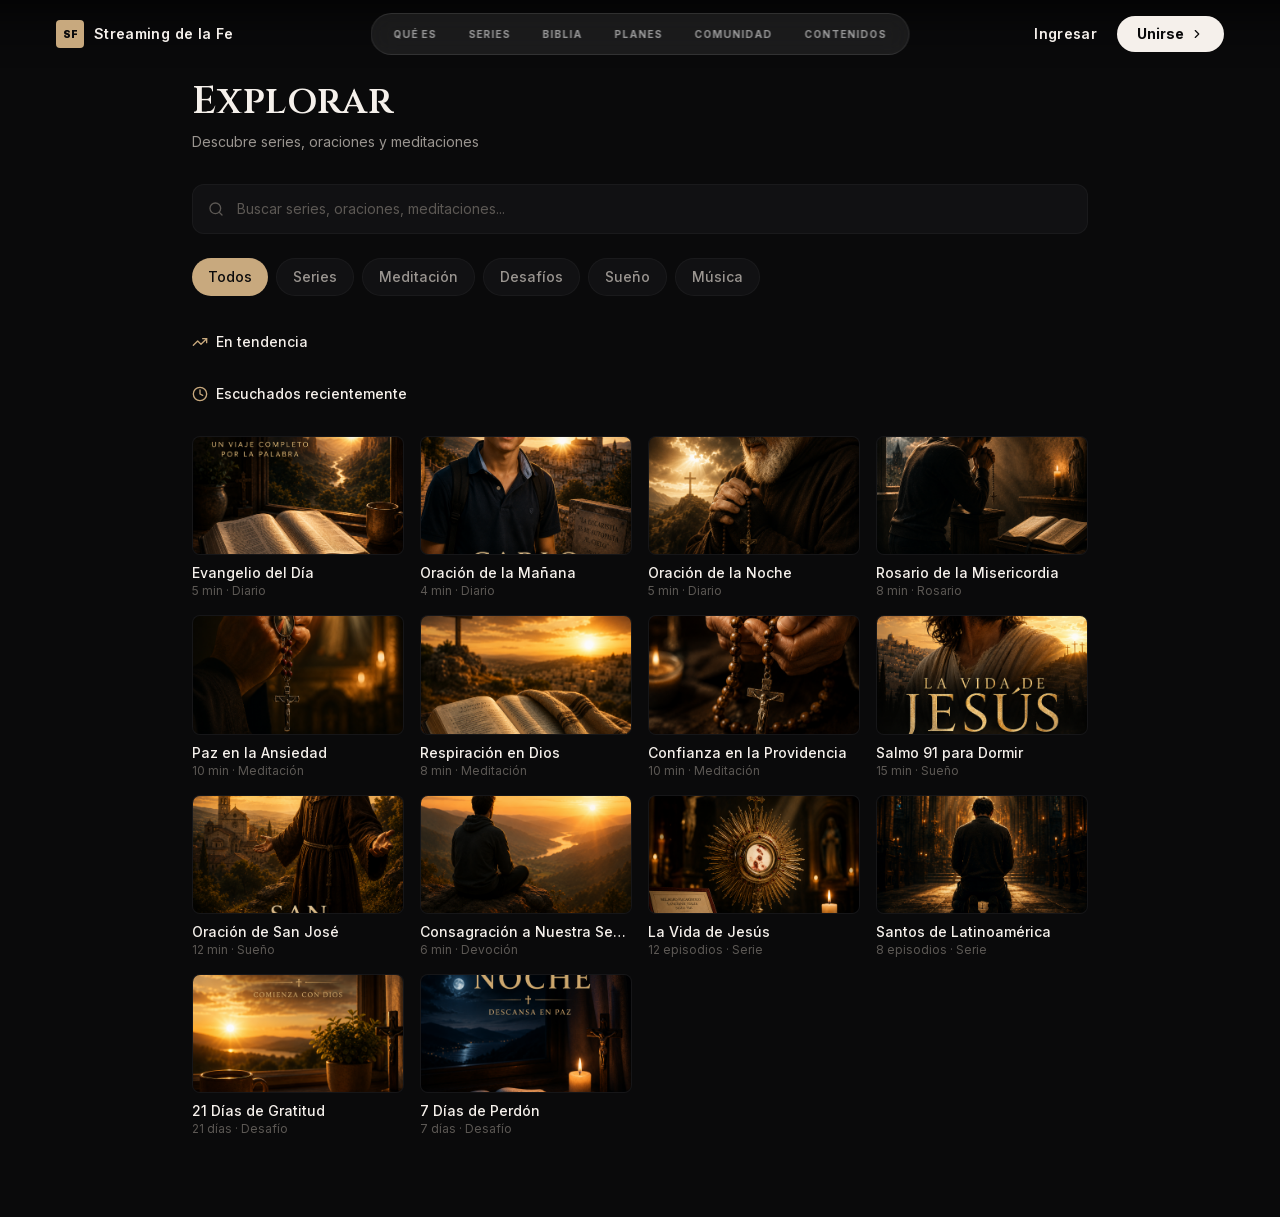
<file: search.html>
<!DOCTYPE html><html lang="es" class="inter_58889a5f-module__31LEQq__variable cinzel_decorative_8e1cf90-module__CChGbq__variable cinzel_65372973-module__KpKroW__variable eb_garamond_cbbc3cf3-module__xq3SUG__variable h-full antialiased dark"><head><meta charSet="utf-8"/><meta name="viewport" content="width=device-width, initial-scale=1"/><link rel="preload" href="/_next/static/media/4ee71d90e0f663bd-s.p.02x5gcj01ji7l.woff2" as="font" crossorigin="" type="font/woff2"/><link rel="preload" href="/_next/static/media/83afe278b6a6bb3c-s.p.0q-301v4kxxnr.woff2" as="font" crossorigin="" type="font/woff2"/><link rel="preload" href="/_next/static/media/c91de1963421a97e-s.p.11y6wew.ka8ye.woff2" as="font" crossorigin="" type="font/woff2"/><link rel="preload" href="/_next/static/media/cc014fcb166cf364-s.p.0rbrcy8kuidpb.woff2" as="font" crossorigin="" type="font/woff2"/><link rel="preload" href="/_next/static/media/cfa8380cafbbf487-s.p.0byao38h2ss-..woff2" as="font" crossorigin="" type="font/woff2"/><link rel="preload" href="/_next/static/media/e4505858a30c79c2-s.p.14m88r~v.m-cq.woff2" as="font" crossorigin="" type="font/woff2"/><link rel="preload" href="/_next/static/media/ea1df765ed99ddf9-s.p.00wb.edbz0smi.woff2" as="font" crossorigin="" type="font/woff2"/><link rel="preload" as="image" href="/card-1.jpg"/><link rel="preload" as="image" href="/card-2.jpg"/><link rel="preload" as="image" href="/card-12.jpg"/><link rel="preload" as="image" href="/card-3.jpg"/><link rel="preload" as="image" href="/card-4.jpg"/><link rel="preload" as="image" href="/card-5.jpg"/><link rel="preload" as="image" href="/card-13.jpg"/><link rel="preload" as="image" href="/card-6.jpg"/><link rel="preload" as="image" href="/card-14.jpg"/><link rel="preload" as="image" href="/card-7.jpg"/><link rel="stylesheet" href="/_next/static/chunks/0xw76~.n.oagj.css" data-precedence="next"/><link rel="preload" as="script" fetchPriority="low" href="/_next/static/chunks/15pjn.n4_q6le.js"/><script src="/_next/static/chunks/0pqt~8bl3ukh4.js" async=""></script><script src="/_next/static/chunks/07lhk_q6pmm3r.js" async=""></script><script src="/_next/static/chunks/07nm.~fuw7rqn.js" async=""></script><script src="/_next/static/chunks/turbopack-0mnmr8i0323zp.js" async=""></script><script src="/_next/static/chunks/0wwu-5fp-.yo4.js" async=""></script><script src="/_next/static/chunks/0d3shmwh5_nmn.js" async=""></script><script src="/_next/static/chunks/0hkdmrmd9uu8v.js" async=""></script><script src="/_next/static/chunks/002tlmvuqo9cj.js" async=""></script><script src="/_next/static/chunks/077ti22o6a5h9.js" async=""></script><link rel="preload" as="image" href="/card-8.jpg"/><link rel="preload" as="image" href="/card-9.jpg"/><link rel="preload" as="image" href="/card-10.jpg"/><link rel="preload" as="image" href="/card-11.jpg"/><meta name="next-size-adjust" content=""/><title>Streaming de la Fe</title><meta name="description" content="Una plataforma de contenido espiritual premium. Series, oraciones y meditaciones para tu jornada de fe."/><link rel="icon" href="/favicon.ico?favicon.0x3dzn~oxb6tn.ico" sizes="256x256" type="image/x-icon"/><script src="/_next/static/chunks/03~yq9q893hmn.js" noModule=""></script></head><body class="min-h-screen bg-[#0A0A0B] text-[#F5F0EB] font-sans"><div hidden=""><!--$--><!--/$--></div><nav class="fixed top-0 left-0 right-0 z-50 transition-colors duration-300"><div class="absolute inset-0 bg-gradient-to-b from-black/55 via-black/15 to-transparent pointer-events-none"></div><div class="relative flex items-center justify-between px-5 md:px-10 lg:px-14 h-16 md:h-[68px]"><a href="/" class="flex items-center gap-2.5 no-underline group z-10 shrink-0"><div class="w-7 h-7 rounded flex items-center justify-center shrink-0 transition-all duration-300 bg-[#C8A97E] group-hover:bg-[#D4B98A]"><span class="text-[10px] font-black leading-none transition-colors duration-300 text-[#0A0A0B]">SF</span></div><span class="text-sm font-semibold tracking-wide hidden sm:block transition-colors duration-300 font-sans text-[#F5F0EB] group-hover:text-white">Streaming de la Fe</span></a><div class="absolute left-1/2 -translate-x-1/2 hidden lg:flex items-center backdrop-blur-md border rounded-full px-1.5 py-1.5 transition-all duration-300 bg-[rgba(255,255,255,0.08)] border-[rgba(255,255,255,0.1)]"><a href="#" class="px-4 py-1.5 rounded-full text-[10px] font-bold uppercase tracking-widest transition-all duration-200 no-underline whitespace-nowrap font-sans text-[rgba(255,255,255,0.55)] hover:text-white hover:bg-[rgba(255,255,255,0.1)]">Inicio</a><a href="#conteudos" class="px-4 py-1.5 rounded-full text-[10px] font-bold uppercase tracking-widest transition-all duration-200 no-underline whitespace-nowrap font-sans text-[rgba(255,255,255,0.55)] hover:text-white hover:bg-[rgba(255,255,255,0.1)]">Contenidos</a><a href="#planes" class="px-4 py-1.5 rounded-full text-[10px] font-bold uppercase tracking-widest transition-all duration-200 no-underline whitespace-nowrap font-sans text-[rgba(255,255,255,0.55)] hover:text-white hover:bg-[rgba(255,255,255,0.1)]">Planes</a><a href="#comparativo" class="px-4 py-1.5 rounded-full text-[10px] font-bold uppercase tracking-widest transition-all duration-200 no-underline whitespace-nowrap font-sans text-[rgba(255,255,255,0.55)] hover:text-white hover:bg-[rgba(255,255,255,0.1)]">Comparativo</a><a href="#faq" class="px-4 py-1.5 rounded-full text-[10px] font-bold uppercase tracking-widest transition-all duration-200 no-underline whitespace-nowrap font-sans text-[rgba(255,255,255,0.55)] hover:text-white hover:bg-[rgba(255,255,255,0.1)]">FAQ</a></div><div class="flex items-center gap-4 z-10 shrink-0"><a href="/login" class="text-sm font-semibold transition-colors duration-300 no-underline tracking-wide font-sans text-[#F5F0EB] hover:text-white">Ingresar</a><button class="lg:hidden p-2 rounded-full transition-all duration-200 text-[#F5F0EB] hover:bg-[rgba(255,255,255,0.1)]" aria-label="Abrir menú"><svg xmlns="http://www.w3.org/2000/svg" width="24" height="24" viewBox="0 0 24 24" fill="none" stroke="currentColor" stroke-width="2" stroke-linecap="round" stroke-linejoin="round" class="lucide lucide-menu w-5 h-5" aria-hidden="true"><path d="M4 5h16"></path><path d="M4 12h16"></path><path d="M4 19h16"></path></svg></button></div></div></nav><main><div class="min-h-screen bg-[#0A0A0B] pt-20 pb-20 px-4 md:px-8 lg:px-16"><div class="max-w-4xl mx-auto mb-8" style="opacity:0;transform:translateY(-10px)"><h1 class="heading-lg mb-2">Explorar</h1><p class="text-sm text-[#9A9590]">Descubre series, oraciones y meditaciones</p></div><div class="max-w-4xl mx-auto mb-6" style="opacity:0"><div class="relative"><svg xmlns="http://www.w3.org/2000/svg" width="24" height="24" viewBox="0 0 24 24" fill="none" stroke="currentColor" stroke-width="2" stroke-linecap="round" stroke-linejoin="round" class="lucide lucide-search absolute left-4 top-1/2 -translate-y-1/2 w-4 h-4 text-[#5C5854]" aria-hidden="true"><path d="m21 21-4.34-4.34"></path><circle cx="11" cy="11" r="8"></circle></svg><input type="text" placeholder="Buscar series, oraciones, meditaciones..." class="w-full bg-[#111113] border border-[rgba(255,255,255,0.04)] rounded-xl pl-11 pr-10 py-3.5 text-sm text-[#F5F0EB] placeholder:text-[#5C5854] focus:outline-none focus:border-[#C8A97E]/30 transition-all" value=""/></div></div><div class="max-w-4xl mx-auto mb-8"><div class="flex gap-2 overflow-x-auto hide-scrollbar pb-1"><button class="flex-shrink-0 px-4 py-2 rounded-full text-sm font-medium transition-all duration-200 bg-[#C8A97E] text-[#0A0A0B]">Todos</button><button class="flex-shrink-0 px-4 py-2 rounded-full text-sm font-medium transition-all duration-200 bg-[#111113] text-[#9A9590] hover:text-[#F5F0EB] border border-[rgba(255,255,255,0.04)]">Series</button><button class="flex-shrink-0 px-4 py-2 rounded-full text-sm font-medium transition-all duration-200 bg-[#111113] text-[#9A9590] hover:text-[#F5F0EB] border border-[rgba(255,255,255,0.04)]">Meditación</button><button class="flex-shrink-0 px-4 py-2 rounded-full text-sm font-medium transition-all duration-200 bg-[#111113] text-[#9A9590] hover:text-[#F5F0EB] border border-[rgba(255,255,255,0.04)]">Desafíos</button><button class="flex-shrink-0 px-4 py-2 rounded-full text-sm font-medium transition-all duration-200 bg-[#111113] text-[#9A9590] hover:text-[#F5F0EB] border border-[rgba(255,255,255,0.04)]">Sueño</button><button class="flex-shrink-0 px-4 py-2 rounded-full text-sm font-medium transition-all duration-200 bg-[#111113] text-[#9A9590] hover:text-[#F5F0EB] border border-[rgba(255,255,255,0.04)]">Música</button></div></div><div class="max-w-4xl mx-auto mb-8"><div class="flex items-center gap-2 mb-4"><svg xmlns="http://www.w3.org/2000/svg" width="24" height="24" viewBox="0 0 24 24" fill="none" stroke="currentColor" stroke-width="2" stroke-linecap="round" stroke-linejoin="round" class="lucide lucide-trending-up w-4 h-4 text-[#C8A97E]" aria-hidden="true"><path d="M16 7h6v6"></path><path d="m22 7-8.5 8.5-5-5L2 17"></path></svg><h2 class="text-sm font-medium text-[#F5F0EB]">En tendencia</h2></div></div><div class="max-w-4xl mx-auto mb-8"><div class="flex items-center gap-2 mb-4"><svg xmlns="http://www.w3.org/2000/svg" width="24" height="24" viewBox="0 0 24 24" fill="none" stroke="currentColor" stroke-width="2" stroke-linecap="round" stroke-linejoin="round" class="lucide lucide-clock w-4 h-4 text-[#C8A97E]" aria-hidden="true"><circle cx="12" cy="12" r="10"></circle><path d="M12 6v6l4 2"></path></svg><h2 class="text-sm font-medium text-[#F5F0EB]">Escuchados recientemente</h2></div></div><div class="max-w-4xl mx-auto"><div class="grid grid-cols-2 md:grid-cols-3 lg:grid-cols-4 gap-3 md:gap-4"><div class="card-cinematic cursor-pointer" style="opacity:0;transform:translateY(10px)"><div class="aspect-[16/9] rounded-lg overflow-hidden bg-[#111113] border border-[rgba(255,255,255,0.02)]"><img src="/card-1.jpg" alt="Evangelio del Día" class="w-full h-full object-cover hover:scale-105 transition-transform duration-500"/></div><h3 class="text-sm font-medium mt-2 text-[#F5F0EB] truncate">Evangelio del Día</h3><p class="text-xs text-[#5C5854]">5 min · Diario</p></div><div class="card-cinematic cursor-pointer" style="opacity:0;transform:translateY(10px)"><div class="aspect-[16/9] rounded-lg overflow-hidden bg-[#111113] border border-[rgba(255,255,255,0.02)]"><img src="/card-2.jpg" alt="Oración de la Mañana" class="w-full h-full object-cover hover:scale-105 transition-transform duration-500"/></div><h3 class="text-sm font-medium mt-2 text-[#F5F0EB] truncate">Oración de la Mañana</h3><p class="text-xs text-[#5C5854]">4 min · Diario</p></div><div class="card-cinematic cursor-pointer" style="opacity:0;transform:translateY(10px)"><div class="aspect-[16/9] rounded-lg overflow-hidden bg-[#111113] border border-[rgba(255,255,255,0.02)]"><img src="/card-12.jpg" alt="Oración de la Noche" class="w-full h-full object-cover hover:scale-105 transition-transform duration-500"/></div><h3 class="text-sm font-medium mt-2 text-[#F5F0EB] truncate">Oración de la Noche</h3><p class="text-xs text-[#5C5854]">5 min · Diario</p></div><div class="card-cinematic cursor-pointer" style="opacity:0;transform:translateY(10px)"><div class="aspect-[16/9] rounded-lg overflow-hidden bg-[#111113] border border-[rgba(255,255,255,0.02)]"><img src="/card-3.jpg" alt="Rosario de la Misericordia" class="w-full h-full object-cover hover:scale-105 transition-transform duration-500"/></div><h3 class="text-sm font-medium mt-2 text-[#F5F0EB] truncate">Rosario de la Misericordia</h3><p class="text-xs text-[#5C5854]">8 min · Rosario</p></div><div class="card-cinematic cursor-pointer" style="opacity:0;transform:translateY(10px)"><div class="aspect-[16/9] rounded-lg overflow-hidden bg-[#111113] border border-[rgba(255,255,255,0.02)]"><img src="/card-4.jpg" alt="Paz en la Ansiedad" class="w-full h-full object-cover hover:scale-105 transition-transform duration-500"/></div><h3 class="text-sm font-medium mt-2 text-[#F5F0EB] truncate">Paz en la Ansiedad</h3><p class="text-xs text-[#5C5854]">10 min · Meditación</p></div><div class="card-cinematic cursor-pointer" style="opacity:0;transform:translateY(10px)"><div class="aspect-[16/9] rounded-lg overflow-hidden bg-[#111113] border border-[rgba(255,255,255,0.02)]"><img src="/card-5.jpg" alt="Respiración en Dios" class="w-full h-full object-cover hover:scale-105 transition-transform duration-500"/></div><h3 class="text-sm font-medium mt-2 text-[#F5F0EB] truncate">Respiración en Dios</h3><p class="text-xs text-[#5C5854]">8 min · Meditación</p></div><div class="card-cinematic cursor-pointer" style="opacity:0;transform:translateY(10px)"><div class="aspect-[16/9] rounded-lg overflow-hidden bg-[#111113] border border-[rgba(255,255,255,0.02)]"><img src="/card-13.jpg" alt="Confianza en la Providencia" class="w-full h-full object-cover hover:scale-105 transition-transform duration-500"/></div><h3 class="text-sm font-medium mt-2 text-[#F5F0EB] truncate">Confianza en la Providencia</h3><p class="text-xs text-[#5C5854]">10 min · Meditación</p></div><div class="card-cinematic cursor-pointer" style="opacity:0;transform:translateY(10px)"><div class="aspect-[16/9] rounded-lg overflow-hidden bg-[#111113] border border-[rgba(255,255,255,0.02)]"><img src="/card-6.jpg" alt="Salmo 91 para Dormir" class="w-full h-full object-cover hover:scale-105 transition-transform duration-500"/></div><h3 class="text-sm font-medium mt-2 text-[#F5F0EB] truncate">Salmo 91 para Dormir</h3><p class="text-xs text-[#5C5854]">15 min · Sueño</p></div><div class="card-cinematic cursor-pointer" style="opacity:0;transform:translateY(10px)"><div class="aspect-[16/9] rounded-lg overflow-hidden bg-[#111113] border border-[rgba(255,255,255,0.02)]"><img src="/card-14.jpg" alt="Oración de San José" class="w-full h-full object-cover hover:scale-105 transition-transform duration-500"/></div><h3 class="text-sm font-medium mt-2 text-[#F5F0EB] truncate">Oración de San José</h3><p class="text-xs text-[#5C5854]">12 min · Sueño</p></div><div class="card-cinematic cursor-pointer" style="opacity:0;transform:translateY(10px)"><div class="aspect-[16/9] rounded-lg overflow-hidden bg-[#111113] border border-[rgba(255,255,255,0.02)]"><img src="/card-7.jpg" alt="Consagración a Nuestra Señora de Guadalupe" class="w-full h-full object-cover hover:scale-105 transition-transform duration-500"/></div><h3 class="text-sm font-medium mt-2 text-[#F5F0EB] truncate">Consagración a Nuestra Señora de Guadalupe</h3><p class="text-xs text-[#5C5854]">6 min · Devoción</p></div><div class="card-cinematic cursor-pointer" style="opacity:0;transform:translateY(10px)"><div class="aspect-[16/9] rounded-lg overflow-hidden bg-[#111113] border border-[rgba(255,255,255,0.02)]"><img src="/card-8.jpg" alt="La Vida de Jesús" class="w-full h-full object-cover hover:scale-105 transition-transform duration-500"/></div><h3 class="text-sm font-medium mt-2 text-[#F5F0EB] truncate">La Vida de Jesús</h3><p class="text-xs text-[#5C5854]">12 episodios · Serie</p></div><div class="card-cinematic cursor-pointer" style="opacity:0;transform:translateY(10px)"><div class="aspect-[16/9] rounded-lg overflow-hidden bg-[#111113] border border-[rgba(255,255,255,0.02)]"><img src="/card-9.jpg" alt="Santos de Latinoamérica" class="w-full h-full object-cover hover:scale-105 transition-transform duration-500"/></div><h3 class="text-sm font-medium mt-2 text-[#F5F0EB] truncate">Santos de Latinoamérica</h3><p class="text-xs text-[#5C5854]">8 episodios · Serie</p></div><div class="card-cinematic cursor-pointer" style="opacity:0;transform:translateY(10px)"><div class="aspect-[16/9] rounded-lg overflow-hidden bg-[#111113] border border-[rgba(255,255,255,0.02)]"><img src="/card-10.jpg" alt="21 Días de Gratitud" class="w-full h-full object-cover hover:scale-105 transition-transform duration-500"/></div><h3 class="text-sm font-medium mt-2 text-[#F5F0EB] truncate">21 Días de Gratitud</h3><p class="text-xs text-[#5C5854]">21 días · Desafío</p></div><div class="card-cinematic cursor-pointer" style="opacity:0;transform:translateY(10px)"><div class="aspect-[16/9] rounded-lg overflow-hidden bg-[#111113] border border-[rgba(255,255,255,0.02)]"><img src="/card-11.jpg" alt="7 Días de Perdón" class="w-full h-full object-cover hover:scale-105 transition-transform duration-500"/></div><h3 class="text-sm font-medium mt-2 text-[#F5F0EB] truncate">7 Días de Perdón</h3><p class="text-xs text-[#5C5854]">7 días · Desafío</p></div></div></div></div><!--$--><!--/$--></main><script src="/_next/static/chunks/15pjn.n4_q6le.js" id="_R_" async=""></script><script>(self.__next_f=self.__next_f||[]).push([0])</script><script>self.__next_f.push([1,"1:\"$Sreact.fragment\"\n2:I[30824,[\"/_next/static/chunks/0wwu-5fp-.yo4.js\",\"/_next/static/chunks/0d3shmwh5_nmn.js\",\"/_next/static/chunks/0hkdmrmd9uu8v.js\",\"/_next/static/chunks/002tlmvuqo9cj.js\"],\"default\"]\n3:I[45678,[\"/_next/static/chunks/0wwu-5fp-.yo4.js\",\"/_next/static/chunks/0d3shmwh5_nmn.js\",\"/_next/static/chunks/0hkdmrmd9uu8v.js\",\"/_next/static/chunks/002tlmvuqo9cj.js\"],\"default\"]\n4:I[39756,[\"/_next/static/chunks/0wwu-5fp-.yo4.js\",\"/_next/static/chunks/0d3shmwh5_nmn.js\",\"/_next/static/chunks/0hkdmrmd9uu8v.js\",\"/_next/static/chunks/002tlmvuqo9cj.js\"],\"default\"]\n5:I[37457,[\"/_next/static/chunks/0wwu-5fp-.yo4.js\",\"/_next/static/chunks/0d3shmwh5_nmn.js\",\"/_next/static/chunks/0hkdmrmd9uu8v.js\",\"/_next/static/chunks/002tlmvuqo9cj.js\"],\"default\"]\n6:I[89759,[\"/_next/static/chunks/0wwu-5fp-.yo4.js\",\"/_next/static/chunks/0d3shmwh5_nmn.js\",\"/_next/static/chunks/0hkdmrmd9uu8v.js\",\"/_next/static/chunks/002tlmvuqo9cj.js\"],\"default\"]\n7:I[47257,[\"/_next/static/chunks/0wwu-5fp-.yo4.js\",\"/_next/static/chunks/0d3shmwh5_nmn.js\",\"/_next/static/chunks/0hkdmrmd9uu8v.js\",\"/_next/static/chunks/002tlmvuqo9cj.js\"],\"ClientPageRoot\"]\n8:I[90454,[\"/_next/static/chunks/0wwu-5fp-.yo4.js\",\"/_next/static/chunks/0d3shmwh5_nmn.js\",\"/_next/static/chunks/0hkdmrmd9uu8v.js\",\"/_next/static/chunks/002tlmvuqo9cj.js\",\"/_next/static/chunks/077ti22o6a5h9.js\"],\"default\"]\nb:I[97367,[\"/_next/static/chunks/0wwu-5fp-.yo4.js\",\"/_next/static/chunks/0d3shmwh5_nmn.js\",\"/_next/static/chunks/0hkdmrmd9uu8v.js\",\"/_next/static/chunks/002tlmvuqo9cj.js\"],\"OutletBoundary\"]\nc:\"$Sreact.suspense\"\nf:I[97367,[\"/_next/static/chunks/0wwu-5fp-.yo4.js\",\"/_next/static/chunks/0d3shmwh5_nmn.js\",\"/_next/static/chunks/0hkdmrmd9uu8v.js\",\"/_next/static/chunks/002tlmvuqo9cj.js\"],\"ViewportBoundary\"]\n11:I[97367,[\"/_next/static/chunks/0wwu-5fp-.yo4.js\",\"/_next/static/chunks/0d3shmwh5_nmn.js\",\"/_next/static/chunks/0hkdmrmd9uu8v.js\",\"/_next/static/chunks/002tlmvuqo9cj.js\"],\"MetadataBoundary\"]\n13:I[68027,[\"/_next/static/chunks/0wwu-5fp-.yo4.js\",\"/_next/static/chunks/0d3shmwh5_nmn.js\",\"/_next/static/chunks/0hkdmrmd9uu8v.js\",\"/_next/static/chunks/002tlmvuqo9cj.js\"],\"default\",1]\n:HL[\"/_next/static/chunks/0xw76~.n.oagj.css\",\"style\"]\n:HL[\"/_next/static/media/4ee71d90e0f663bd-s.p.02x5gcj01ji7l.woff2\",\"font\",{\"crossOrigin\":\"\",\"type\":\"font/woff2\"}]\n:HL[\"/_next/static/media/83afe278b6a6bb3c-s.p.0q-301v4kxxnr.woff2\",\"font\",{\"crossOrigin\":\"\",\"type\":\"font/woff2\"}]\n:HL[\"/_next/static/media/c91de1963421a97e-s.p.11y6wew.ka8ye.woff2\",\"font\",{\"crossOrigin\":\"\",\"type\":\"font/woff2\"}]\n:HL[\"/_next/static/media/cc014fcb166cf364-s.p.0rbrcy8kuidpb.woff2\",\"font\",{\"crossOrigin\":\"\",\"type\":\"font/woff2\"}]\n:HL[\"/_next/static/media/cfa8380cafbbf487-s.p.0byao38h2ss-..woff2\",\"font\",{\"crossOrigin\":\"\",\"type\":\"font/woff2\"}]\n:HL[\"/_next/static/media/e4505858a30c79c2-s.p.14m88r~v.m-cq.woff2\",\"font\",{\"crossOrigin\":\"\",\"type\":\"font/woff2\"}]\n:HL[\"/_next/static/media/ea1df765ed99ddf9-s.p.00wb.edbz0smi.woff2\",\"font\",{\"crossOrigin\":\"\",\"type\":\"font/woff2\"}]\n"])</script><script>self.__next_f.push([1,"0:{\"P\":null,\"c\":[\"\",\"search\"],\"q\":\"\",\"i\":false,\"f\":[[[\"\",{\"children\":[\"search\",{\"children\":[\"__PAGE__\",{}]}]},\"$undefined\",\"$undefined\",16],[[\"$\",\"$1\",\"c\",{\"children\":[[[\"$\",\"link\",\"0\",{\"rel\":\"stylesheet\",\"href\":\"/_next/static/chunks/0xw76~.n.oagj.css\",\"precedence\":\"next\",\"crossOrigin\":\"$undefined\",\"nonce\":\"$undefined\"}],[\"$\",\"script\",\"script-0\",{\"src\":\"/_next/static/chunks/0wwu-5fp-.yo4.js\",\"async\":true,\"nonce\":\"$undefined\"}],[\"$\",\"script\",\"script-1\",{\"src\":\"/_next/static/chunks/0d3shmwh5_nmn.js\",\"async\":true,\"nonce\":\"$undefined\"}],[\"$\",\"script\",\"script-2\",{\"src\":\"/_next/static/chunks/0hkdmrmd9uu8v.js\",\"async\":true,\"nonce\":\"$undefined\"}],[\"$\",\"script\",\"script-3\",{\"src\":\"/_next/static/chunks/002tlmvuqo9cj.js\",\"async\":true,\"nonce\":\"$undefined\"}]],[\"$\",\"html\",null,{\"lang\":\"es\",\"className\":\"inter_58889a5f-module__31LEQq__variable cinzel_decorative_8e1cf90-module__CChGbq__variable cinzel_65372973-module__KpKroW__variable eb_garamond_cbbc3cf3-module__xq3SUG__variable h-full antialiased dark\",\"children\":[\"$\",\"body\",null,{\"suppressHydrationWarning\":true,\"className\":\"min-h-screen bg-[#0A0A0B] text-[#F5F0EB] font-sans\",\"children\":[\"$\",\"$L2\",null,{\"children\":[[\"$\",\"$L3\",null,{}],[\"$\",\"main\",null,{\"children\":[\"$\",\"$L4\",null,{\"parallelRouterKey\":\"children\",\"error\":\"$undefined\",\"errorStyles\":\"$undefined\",\"errorScripts\":\"$undefined\",\"template\":[\"$\",\"$L5\",null,{}],\"templateStyles\":\"$undefined\",\"templateScripts\":\"$undefined\",\"notFound\":[[[\"$\",\"title\",null,{\"children\":\"404: This page could not be found.\"}],[\"$\",\"div\",null,{\"style\":{\"fontFamily\":\"system-ui,\\\"Segoe UI\\\",Roboto,Helvetica,Arial,sans-serif,\\\"Apple Color Emoji\\\",\\\"Segoe UI Emoji\\\"\",\"height\":\"100vh\",\"textAlign\":\"center\",\"display\":\"flex\",\"flexDirection\":\"column\",\"alignItems\":\"center\",\"justifyContent\":\"center\"},\"children\":[\"$\",\"div\",null,{\"children\":[[\"$\",\"style\",null,{\"dangerouslySetInnerHTML\":{\"__html\":\"body{color:#000;background:#fff;margin:0}.next-error-h1{border-right:1px solid rgba(0,0,0,.3)}@media (prefers-color-scheme:dark){body{color:#fff;background:#000}.next-error-h1{border-right:1px solid rgba(255,255,255,.3)}}\"}}],[\"$\",\"h1\",null,{\"className\":\"next-error-h1\",\"style\":{\"display\":\"inline-block\",\"margin\":\"0 20px 0 0\",\"padding\":\"0 23px 0 0\",\"fontSize\":24,\"fontWeight\":500,\"verticalAlign\":\"top\",\"lineHeight\":\"49px\"},\"children\":404}],[\"$\",\"div\",null,{\"style\":{\"display\":\"inline-block\"},\"children\":[\"$\",\"h2\",null,{\"style\":{\"fontSize\":14,\"fontWeight\":400,\"lineHeight\":\"49px\",\"margin\":0},\"children\":\"This page could not be found.\"}]}]]}]}]],[]],\"forbidden\":\"$undefined\",\"unauthorized\":\"$undefined\"}]}],[\"$\",\"$L6\",null,{}]]}]}]}]]}],{\"children\":[[\"$\",\"$1\",\"c\",{\"children\":[null,[\"$\",\"$L4\",null,{\"parallelRouterKey\":\"children\",\"error\":\"$undefined\",\"errorStyles\":\"$undefined\",\"errorScripts\":\"$undefined\",\"template\":[\"$\",\"$L5\",null,{}],\"templateStyles\":\"$undefined\",\"templateScripts\":\"$undefined\",\"notFound\":\"$undefined\",\"forbidden\":\"$undefined\",\"unauthorized\":\"$undefined\"}]]}],{\"children\":[[\"$\",\"$1\",\"c\",{\"children\":[[\"$\",\"$L7\",null,{\"Component\":\"$8\",\"serverProvidedParams\":{\"searchParams\":{},\"params\":{},\"promises\":[\"$@9\",\"$@a\"]}}],[[\"$\",\"script\",\"script-0\",{\"src\":\"/_next/static/chunks/077ti22o6a5h9.js\",\"async\":true,\"nonce\":\"$undefined\"}]],[\"$\",\"$Lb\",null,{\"children\":[\"$\",\"$c\",null,{\"name\":\"Next.MetadataOutlet\",\"children\":\"$@d\"}]}]]}],{},null,false,null]},null,false,\"$@e\"]},null,false,null],[\"$\",\"$1\",\"h\",{\"children\":[null,[\"$\",\"$Lf\",null,{\"children\":\"$L10\"}],[\"$\",\"div\",null,{\"hidden\":true,\"children\":[\"$\",\"$L11\",null,{\"children\":[\"$\",\"$c\",null,{\"name\":\"Next.Metadata\",\"children\":\"$L12\"}]}]}],[\"$\",\"meta\",null,{\"name\":\"next-size-adjust\",\"content\":\"\"}]]}],false]],\"m\":\"$undefined\",\"G\":[\"$13\",[[\"$\",\"link\",\"0\",{\"rel\":\"stylesheet\",\"href\":\"/_next/static/chunks/0xw76~.n.oagj.css\",\"precedence\":\"next\",\"crossOrigin\":\"$undefined\",\"nonce\":\"$undefined\"}]]],\"S\":true,\"h\":null,\"s\":\"$undefined\",\"l\":\"$undefined\",\"p\":\"$undefined\",\"d\":\"$undefined\",\"b\":\"smLGSCkIVrrOb1Ylt6M9G\"}\n"])</script><script>self.__next_f.push([1,"14:[]\ne:\"$W14\"\n9:{}\na:\"$0:f:0:1:1:children:1:children:0:props:children:0:props:serverProvidedParams:params\"\n"])</script><script>self.__next_f.push([1,"10:[[\"$\",\"meta\",\"0\",{\"charSet\":\"utf-8\"}],[\"$\",\"meta\",\"1\",{\"name\":\"viewport\",\"content\":\"width=device-width, initial-scale=1\"}]]\n"])</script><script>self.__next_f.push([1,"15:I[27201,[\"/_next/static/chunks/0wwu-5fp-.yo4.js\",\"/_next/static/chunks/0d3shmwh5_nmn.js\",\"/_next/static/chunks/0hkdmrmd9uu8v.js\",\"/_next/static/chunks/002tlmvuqo9cj.js\"],\"IconMark\"]\nd:null\n12:[[\"$\",\"title\",\"0\",{\"children\":\"Streaming de la Fe\"}],[\"$\",\"meta\",\"1\",{\"name\":\"description\",\"content\":\"Una plataforma de contenido espiritual premium. Series, oraciones y meditaciones para tu jornada de fe.\"}],[\"$\",\"link\",\"2\",{\"rel\":\"icon\",\"href\":\"/favicon.ico?favicon.0x3dzn~oxb6tn.ico\",\"sizes\":\"256x256\",\"type\":\"image/x-icon\"}],[\"$\",\"$L15\",\"3\",{}]]\n"])</script></body></html>
</file>
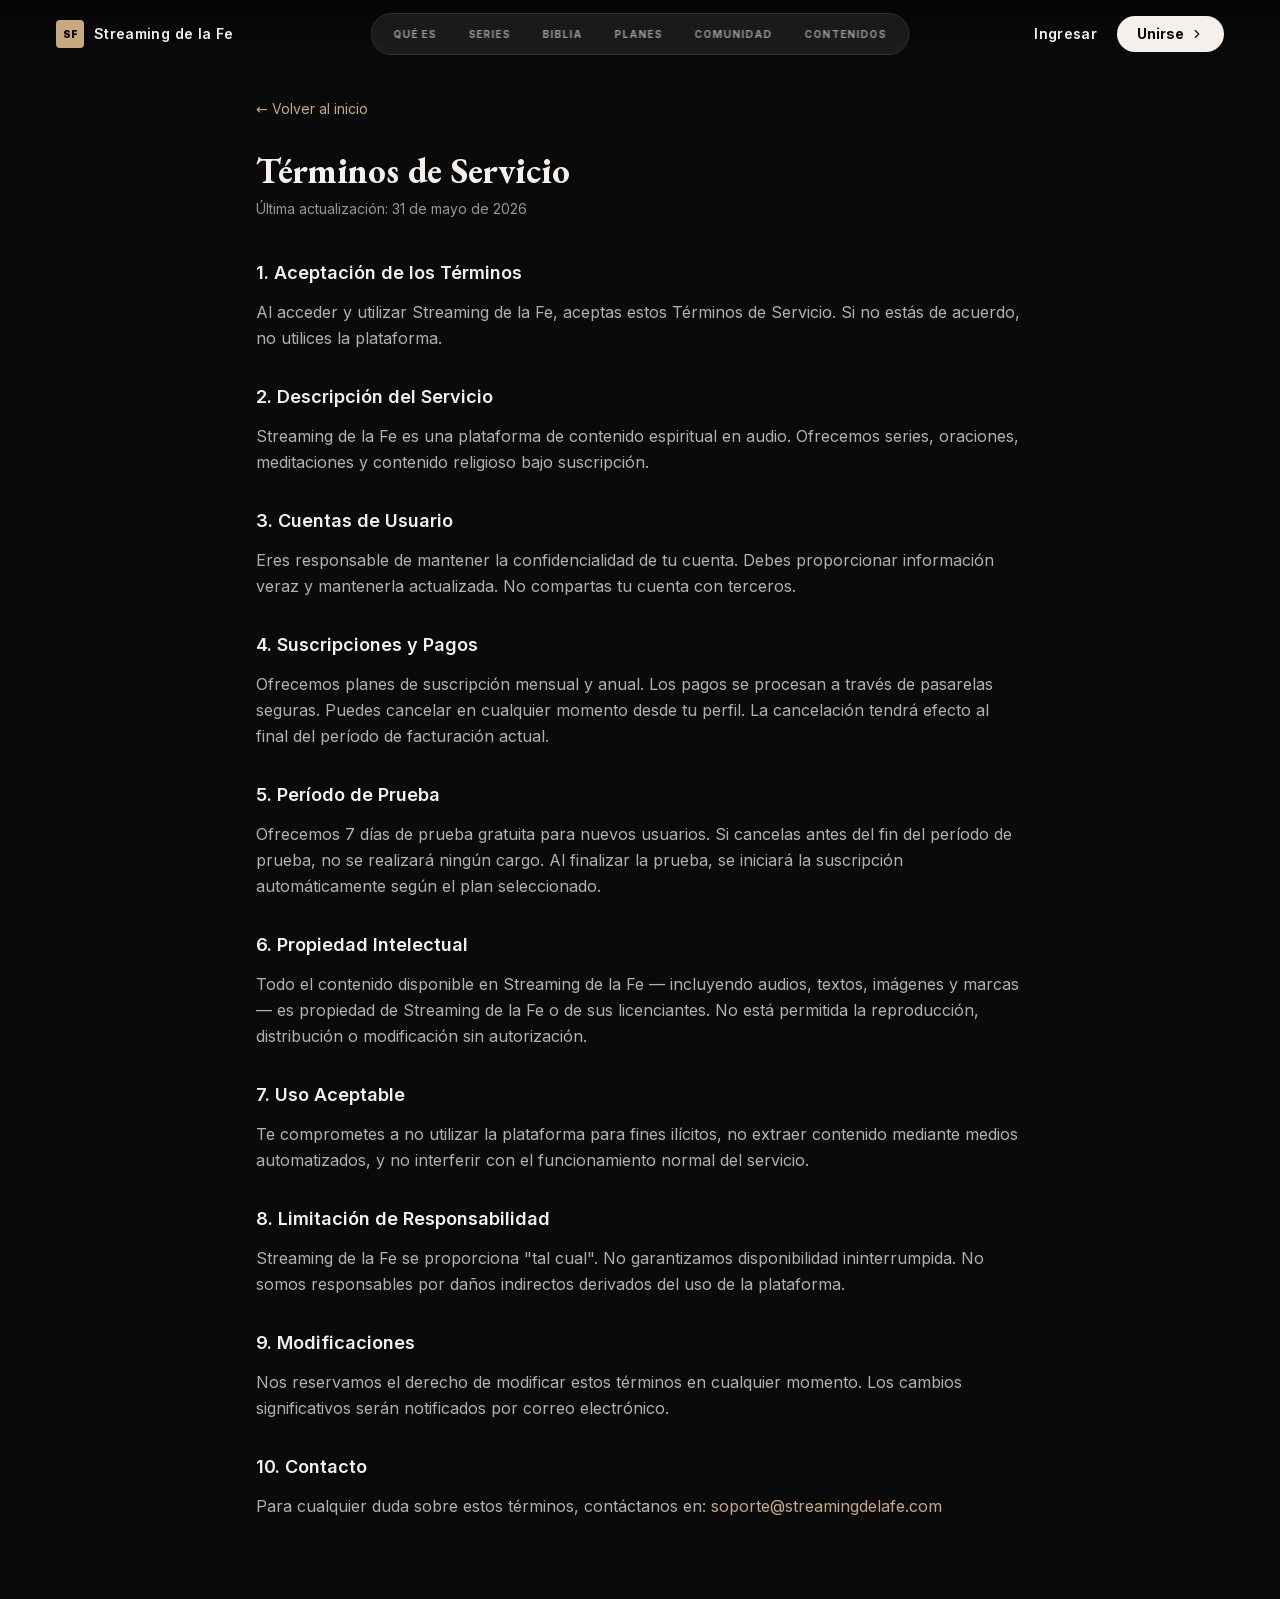
<file: terms.html>
<!DOCTYPE html><html lang="es" class="inter_58889a5f-module__31LEQq__variable cinzel_decorative_8e1cf90-module__CChGbq__variable cinzel_65372973-module__KpKroW__variable eb_garamond_cbbc3cf3-module__xq3SUG__variable h-full antialiased dark"><head><meta charSet="utf-8"/><meta name="viewport" content="width=device-width, initial-scale=1"/><link rel="preload" href="/_next/static/media/4ee71d90e0f663bd-s.p.02x5gcj01ji7l.woff2" as="font" crossorigin="" type="font/woff2"/><link rel="preload" href="/_next/static/media/83afe278b6a6bb3c-s.p.0q-301v4kxxnr.woff2" as="font" crossorigin="" type="font/woff2"/><link rel="preload" href="/_next/static/media/c91de1963421a97e-s.p.11y6wew.ka8ye.woff2" as="font" crossorigin="" type="font/woff2"/><link rel="preload" href="/_next/static/media/cc014fcb166cf364-s.p.0rbrcy8kuidpb.woff2" as="font" crossorigin="" type="font/woff2"/><link rel="preload" href="/_next/static/media/cfa8380cafbbf487-s.p.0byao38h2ss-..woff2" as="font" crossorigin="" type="font/woff2"/><link rel="preload" href="/_next/static/media/e4505858a30c79c2-s.p.14m88r~v.m-cq.woff2" as="font" crossorigin="" type="font/woff2"/><link rel="preload" href="/_next/static/media/ea1df765ed99ddf9-s.p.00wb.edbz0smi.woff2" as="font" crossorigin="" type="font/woff2"/><link rel="stylesheet" href="/_next/static/chunks/0xw76~.n.oagj.css" data-precedence="next"/><link rel="preload" as="script" fetchPriority="low" href="/_next/static/chunks/15pjn.n4_q6le.js"/><script src="/_next/static/chunks/0pqt~8bl3ukh4.js" async=""></script><script src="/_next/static/chunks/07lhk_q6pmm3r.js" async=""></script><script src="/_next/static/chunks/07nm.~fuw7rqn.js" async=""></script><script src="/_next/static/chunks/turbopack-0mnmr8i0323zp.js" async=""></script><script src="/_next/static/chunks/0wwu-5fp-.yo4.js" async=""></script><script src="/_next/static/chunks/0d3shmwh5_nmn.js" async=""></script><script src="/_next/static/chunks/0hkdmrmd9uu8v.js" async=""></script><script src="/_next/static/chunks/002tlmvuqo9cj.js" async=""></script><script src="/_next/static/chunks/0twj0-z26.qt_.js" async=""></script><meta name="next-size-adjust" content=""/><title>Streaming de la Fe</title><meta name="description" content="Una plataforma de contenido espiritual premium. Series, oraciones y meditaciones para tu jornada de fe."/><link rel="icon" href="/favicon.ico?favicon.0x3dzn~oxb6tn.ico" sizes="256x256" type="image/x-icon"/><script src="/_next/static/chunks/03~yq9q893hmn.js" noModule=""></script></head><body class="min-h-screen bg-[#0A0A0B] text-[#F5F0EB] font-sans"><div hidden=""><!--$--><!--/$--></div><nav class="fixed top-0 left-0 right-0 z-50 transition-colors duration-300"><div class="absolute inset-0 bg-gradient-to-b from-black/55 via-black/15 to-transparent pointer-events-none"></div><div class="relative flex items-center justify-between px-5 md:px-10 lg:px-14 h-16 md:h-[68px]"><a href="/" class="flex items-center gap-2.5 no-underline group z-10 shrink-0"><div class="w-7 h-7 rounded flex items-center justify-center shrink-0 transition-all duration-300 bg-[#C8A97E] group-hover:bg-[#D4B98A]"><span class="text-[10px] font-black leading-none transition-colors duration-300 text-[#0A0A0B]">SF</span></div><span class="text-sm font-semibold tracking-wide hidden sm:block transition-colors duration-300 font-sans text-[#F5F0EB] group-hover:text-white">Streaming de la Fe</span></a><div class="absolute left-1/2 -translate-x-1/2 hidden lg:flex items-center backdrop-blur-md border rounded-full px-1.5 py-1.5 transition-all duration-300 bg-[rgba(255,255,255,0.08)] border-[rgba(255,255,255,0.1)]"><a href="#" class="px-4 py-1.5 rounded-full text-[10px] font-bold uppercase tracking-widest transition-all duration-200 no-underline whitespace-nowrap font-sans text-[rgba(255,255,255,0.55)] hover:text-white hover:bg-[rgba(255,255,255,0.1)]">Inicio</a><a href="#conteudos" class="px-4 py-1.5 rounded-full text-[10px] font-bold uppercase tracking-widest transition-all duration-200 no-underline whitespace-nowrap font-sans text-[rgba(255,255,255,0.55)] hover:text-white hover:bg-[rgba(255,255,255,0.1)]">Contenidos</a><a href="#planes" class="px-4 py-1.5 rounded-full text-[10px] font-bold uppercase tracking-widest transition-all duration-200 no-underline whitespace-nowrap font-sans text-[rgba(255,255,255,0.55)] hover:text-white hover:bg-[rgba(255,255,255,0.1)]">Planes</a><a href="#comparativo" class="px-4 py-1.5 rounded-full text-[10px] font-bold uppercase tracking-widest transition-all duration-200 no-underline whitespace-nowrap font-sans text-[rgba(255,255,255,0.55)] hover:text-white hover:bg-[rgba(255,255,255,0.1)]">Comparativo</a><a href="#faq" class="px-4 py-1.5 rounded-full text-[10px] font-bold uppercase tracking-widest transition-all duration-200 no-underline whitespace-nowrap font-sans text-[rgba(255,255,255,0.55)] hover:text-white hover:bg-[rgba(255,255,255,0.1)]">FAQ</a></div><div class="flex items-center gap-4 z-10 shrink-0"><a href="/login" class="text-sm font-semibold transition-colors duration-300 no-underline tracking-wide font-sans text-[#F5F0EB] hover:text-white">Ingresar</a><button class="lg:hidden p-2 rounded-full transition-all duration-200 text-[#F5F0EB] hover:bg-[rgba(255,255,255,0.1)]" aria-label="Abrir menú"><svg xmlns="http://www.w3.org/2000/svg" width="24" height="24" viewBox="0 0 24 24" fill="none" stroke="currentColor" stroke-width="2" stroke-linecap="round" stroke-linejoin="round" class="lucide lucide-menu w-5 h-5" aria-hidden="true"><path d="M4 5h16"></path><path d="M4 12h16"></path><path d="M4 19h16"></path></svg></button></div></div></nav><main><div class="min-h-screen bg-[#0A0A0B] text-[#F5F0EB] pt-24 pb-20 px-5 md:px-10 lg:px-14"><div class="max-w-3xl mx-auto"><a class="text-sm text-[#C8A97E] hover:text-[#D4B98A] transition-colors mb-8 inline-block" href="/">← Volver al inicio</a><h1 class="font-serif text-3xl md:text-4xl font-bold mb-2">Términos de Servicio</h1><p class="text-sm text-[#9A9590] mb-10">Última actualización: 31 de mayo de 2026</p><div class="space-y-8 text-[#B5B0AA] leading-relaxed"><section><h2 class="text-lg font-semibold text-[#F5F0EB] mb-3">1. Aceptación de los Términos</h2><p>Al acceder y utilizar Streaming de la Fe, aceptas estos Términos de Servicio. Si no estás de acuerdo, no utilices la plataforma.</p></section><section><h2 class="text-lg font-semibold text-[#F5F0EB] mb-3">2. Descripción del Servicio</h2><p>Streaming de la Fe es una plataforma de contenido espiritual en audio. Ofrecemos series, oraciones, meditaciones y contenido religioso bajo suscripción.</p></section><section><h2 class="text-lg font-semibold text-[#F5F0EB] mb-3">3. Cuentas de Usuario</h2><p>Eres responsable de mantener la confidencialidad de tu cuenta. Debes proporcionar información veraz y mantenerla actualizada. No compartas tu cuenta con terceros.</p></section><section><h2 class="text-lg font-semibold text-[#F5F0EB] mb-3">4. Suscripciones y Pagos</h2><p>Ofrecemos planes de suscripción mensual y anual. Los pagos se procesan a través de pasarelas seguras. Puedes cancelar en cualquier momento desde tu perfil. La cancelación tendrá efecto al final del período de facturación actual.</p></section><section><h2 class="text-lg font-semibold text-[#F5F0EB] mb-3">5. Período de Prueba</h2><p>Ofrecemos 7 días de prueba gratuita para nuevos usuarios. Si cancelas antes del fin del período de prueba, no se realizará ningún cargo. Al finalizar la prueba, se iniciará la suscripción automáticamente según el plan seleccionado.</p></section><section><h2 class="text-lg font-semibold text-[#F5F0EB] mb-3">6. Propiedad Intelectual</h2><p>Todo el contenido disponible en Streaming de la Fe — incluyendo audios, textos, imágenes y marcas — es propiedad de Streaming de la Fe o de sus licenciantes. No está permitida la reproducción, distribución o modificación sin autorización.</p></section><section><h2 class="text-lg font-semibold text-[#F5F0EB] mb-3">7. Uso Aceptable</h2><p>Te comprometes a no utilizar la plataforma para fines ilícitos, no extraer contenido mediante medios automatizados, y no interferir con el funcionamiento normal del servicio.</p></section><section><h2 class="text-lg font-semibold text-[#F5F0EB] mb-3">8. Limitación de Responsabilidad</h2><p>Streaming de la Fe se proporciona &quot;tal cual&quot;. No garantizamos disponibilidad ininterrumpida. No somos responsables por daños indirectos derivados del uso de la plataforma.</p></section><section><h2 class="text-lg font-semibold text-[#F5F0EB] mb-3">9. Modificaciones</h2><p>Nos reservamos el derecho de modificar estos términos en cualquier momento. Los cambios significativos serán notificados por correo electrónico.</p></section><section><h2 class="text-lg font-semibold text-[#F5F0EB] mb-3">10. Contacto</h2><p>Para cualquier duda sobre estos términos, contáctanos en: <a href="mailto:soporte@streamingdelafe.com" class="text-[#C8A97E] hover:underline">soporte@streamingdelafe.com</a></p></section></div></div></div><!--$--><!--/$--></main><script src="/_next/static/chunks/15pjn.n4_q6le.js" id="_R_" async=""></script><script>(self.__next_f=self.__next_f||[]).push([0])</script><script>self.__next_f.push([1,"1:\"$Sreact.fragment\"\n2:I[30824,[\"/_next/static/chunks/0wwu-5fp-.yo4.js\",\"/_next/static/chunks/0d3shmwh5_nmn.js\",\"/_next/static/chunks/0hkdmrmd9uu8v.js\",\"/_next/static/chunks/002tlmvuqo9cj.js\"],\"default\"]\n3:I[45678,[\"/_next/static/chunks/0wwu-5fp-.yo4.js\",\"/_next/static/chunks/0d3shmwh5_nmn.js\",\"/_next/static/chunks/0hkdmrmd9uu8v.js\",\"/_next/static/chunks/002tlmvuqo9cj.js\"],\"default\"]\n4:I[39756,[\"/_next/static/chunks/0wwu-5fp-.yo4.js\",\"/_next/static/chunks/0d3shmwh5_nmn.js\",\"/_next/static/chunks/0hkdmrmd9uu8v.js\",\"/_next/static/chunks/002tlmvuqo9cj.js\"],\"default\"]\n5:I[37457,[\"/_next/static/chunks/0wwu-5fp-.yo4.js\",\"/_next/static/chunks/0d3shmwh5_nmn.js\",\"/_next/static/chunks/0hkdmrmd9uu8v.js\",\"/_next/static/chunks/002tlmvuqo9cj.js\"],\"default\"]\n6:I[89759,[\"/_next/static/chunks/0wwu-5fp-.yo4.js\",\"/_next/static/chunks/0d3shmwh5_nmn.js\",\"/_next/static/chunks/0hkdmrmd9uu8v.js\",\"/_next/static/chunks/002tlmvuqo9cj.js\"],\"default\"]\n7:I[47257,[\"/_next/static/chunks/0wwu-5fp-.yo4.js\",\"/_next/static/chunks/0d3shmwh5_nmn.js\",\"/_next/static/chunks/0hkdmrmd9uu8v.js\",\"/_next/static/chunks/002tlmvuqo9cj.js\"],\"ClientPageRoot\"]\n8:I[67102,[\"/_next/static/chunks/0wwu-5fp-.yo4.js\",\"/_next/static/chunks/0d3shmwh5_nmn.js\",\"/_next/static/chunks/0hkdmrmd9uu8v.js\",\"/_next/static/chunks/002tlmvuqo9cj.js\",\"/_next/static/chunks/0twj0-z26.qt_.js\"],\"default\"]\nb:I[97367,[\"/_next/static/chunks/0wwu-5fp-.yo4.js\",\"/_next/static/chunks/0d3shmwh5_nmn.js\",\"/_next/static/chunks/0hkdmrmd9uu8v.js\",\"/_next/static/chunks/002tlmvuqo9cj.js\"],\"OutletBoundary\"]\nc:\"$Sreact.suspense\"\nf:I[97367,[\"/_next/static/chunks/0wwu-5fp-.yo4.js\",\"/_next/static/chunks/0d3shmwh5_nmn.js\",\"/_next/static/chunks/0hkdmrmd9uu8v.js\",\"/_next/static/chunks/002tlmvuqo9cj.js\"],\"ViewportBoundary\"]\n11:I[97367,[\"/_next/static/chunks/0wwu-5fp-.yo4.js\",\"/_next/static/chunks/0d3shmwh5_nmn.js\",\"/_next/static/chunks/0hkdmrmd9uu8v.js\",\"/_next/static/chunks/002tlmvuqo9cj.js\"],\"MetadataBoundary\"]\n13:I[68027,[\"/_next/static/chunks/0wwu-5fp-.yo4.js\",\"/_next/static/chunks/0d3shmwh5_nmn.js\",\"/_next/static/chunks/0hkdmrmd9uu8v.js\",\"/_next/static/chunks/002tlmvuqo9cj.js\"],\"default\",1]\n:HL[\"/_next/static/chunks/0xw76~.n.oagj.css\",\"style\"]\n:HL[\"/_next/static/media/4ee71d90e0f663bd-s.p.02x5gcj01ji7l.woff2\",\"font\",{\"crossOrigin\":\"\",\"type\":\"font/woff2\"}]\n:HL[\"/_next/static/media/83afe278b6a6bb3c-s.p.0q-301v4kxxnr.woff2\",\"font\",{\"crossOrigin\":\"\",\"type\":\"font/woff2\"}]\n:HL[\"/_next/static/media/c91de1963421a97e-s.p.11y6wew.ka8ye.woff2\",\"font\",{\"crossOrigin\":\"\",\"type\":\"font/woff2\"}]\n:HL[\"/_next/static/media/cc014fcb166cf364-s.p.0rbrcy8kuidpb.woff2\",\"font\",{\"crossOrigin\":\"\",\"type\":\"font/woff2\"}]\n:HL[\"/_next/static/media/cfa8380cafbbf487-s.p.0byao38h2ss-..woff2\",\"font\",{\"crossOrigin\":\"\",\"type\":\"font/woff2\"}]\n:HL[\"/_next/static/media/e4505858a30c79c2-s.p.14m88r~v.m-cq.woff2\",\"font\",{\"crossOrigin\":\"\",\"type\":\"font/woff2\"}]\n:HL[\"/_next/static/media/ea1df765ed99ddf9-s.p.00wb.edbz0smi.woff2\",\"font\",{\"crossOrigin\":\"\",\"type\":\"font/woff2\"}]\n"])</script><script>self.__next_f.push([1,"0:{\"P\":null,\"c\":[\"\",\"terms\"],\"q\":\"\",\"i\":false,\"f\":[[[\"\",{\"children\":[\"terms\",{\"children\":[\"__PAGE__\",{}]}]},\"$undefined\",\"$undefined\",16],[[\"$\",\"$1\",\"c\",{\"children\":[[[\"$\",\"link\",\"0\",{\"rel\":\"stylesheet\",\"href\":\"/_next/static/chunks/0xw76~.n.oagj.css\",\"precedence\":\"next\",\"crossOrigin\":\"$undefined\",\"nonce\":\"$undefined\"}],[\"$\",\"script\",\"script-0\",{\"src\":\"/_next/static/chunks/0wwu-5fp-.yo4.js\",\"async\":true,\"nonce\":\"$undefined\"}],[\"$\",\"script\",\"script-1\",{\"src\":\"/_next/static/chunks/0d3shmwh5_nmn.js\",\"async\":true,\"nonce\":\"$undefined\"}],[\"$\",\"script\",\"script-2\",{\"src\":\"/_next/static/chunks/0hkdmrmd9uu8v.js\",\"async\":true,\"nonce\":\"$undefined\"}],[\"$\",\"script\",\"script-3\",{\"src\":\"/_next/static/chunks/002tlmvuqo9cj.js\",\"async\":true,\"nonce\":\"$undefined\"}]],[\"$\",\"html\",null,{\"lang\":\"es\",\"className\":\"inter_58889a5f-module__31LEQq__variable cinzel_decorative_8e1cf90-module__CChGbq__variable cinzel_65372973-module__KpKroW__variable eb_garamond_cbbc3cf3-module__xq3SUG__variable h-full antialiased dark\",\"children\":[\"$\",\"body\",null,{\"suppressHydrationWarning\":true,\"className\":\"min-h-screen bg-[#0A0A0B] text-[#F5F0EB] font-sans\",\"children\":[\"$\",\"$L2\",null,{\"children\":[[\"$\",\"$L3\",null,{}],[\"$\",\"main\",null,{\"children\":[\"$\",\"$L4\",null,{\"parallelRouterKey\":\"children\",\"error\":\"$undefined\",\"errorStyles\":\"$undefined\",\"errorScripts\":\"$undefined\",\"template\":[\"$\",\"$L5\",null,{}],\"templateStyles\":\"$undefined\",\"templateScripts\":\"$undefined\",\"notFound\":[[[\"$\",\"title\",null,{\"children\":\"404: This page could not be found.\"}],[\"$\",\"div\",null,{\"style\":{\"fontFamily\":\"system-ui,\\\"Segoe UI\\\",Roboto,Helvetica,Arial,sans-serif,\\\"Apple Color Emoji\\\",\\\"Segoe UI Emoji\\\"\",\"height\":\"100vh\",\"textAlign\":\"center\",\"display\":\"flex\",\"flexDirection\":\"column\",\"alignItems\":\"center\",\"justifyContent\":\"center\"},\"children\":[\"$\",\"div\",null,{\"children\":[[\"$\",\"style\",null,{\"dangerouslySetInnerHTML\":{\"__html\":\"body{color:#000;background:#fff;margin:0}.next-error-h1{border-right:1px solid rgba(0,0,0,.3)}@media (prefers-color-scheme:dark){body{color:#fff;background:#000}.next-error-h1{border-right:1px solid rgba(255,255,255,.3)}}\"}}],[\"$\",\"h1\",null,{\"className\":\"next-error-h1\",\"style\":{\"display\":\"inline-block\",\"margin\":\"0 20px 0 0\",\"padding\":\"0 23px 0 0\",\"fontSize\":24,\"fontWeight\":500,\"verticalAlign\":\"top\",\"lineHeight\":\"49px\"},\"children\":404}],[\"$\",\"div\",null,{\"style\":{\"display\":\"inline-block\"},\"children\":[\"$\",\"h2\",null,{\"style\":{\"fontSize\":14,\"fontWeight\":400,\"lineHeight\":\"49px\",\"margin\":0},\"children\":\"This page could not be found.\"}]}]]}]}]],[]],\"forbidden\":\"$undefined\",\"unauthorized\":\"$undefined\"}]}],[\"$\",\"$L6\",null,{}]]}]}]}]]}],{\"children\":[[\"$\",\"$1\",\"c\",{\"children\":[null,[\"$\",\"$L4\",null,{\"parallelRouterKey\":\"children\",\"error\":\"$undefined\",\"errorStyles\":\"$undefined\",\"errorScripts\":\"$undefined\",\"template\":[\"$\",\"$L5\",null,{}],\"templateStyles\":\"$undefined\",\"templateScripts\":\"$undefined\",\"notFound\":\"$undefined\",\"forbidden\":\"$undefined\",\"unauthorized\":\"$undefined\"}]]}],{\"children\":[[\"$\",\"$1\",\"c\",{\"children\":[[\"$\",\"$L7\",null,{\"Component\":\"$8\",\"serverProvidedParams\":{\"searchParams\":{},\"params\":{},\"promises\":[\"$@9\",\"$@a\"]}}],[[\"$\",\"script\",\"script-0\",{\"src\":\"/_next/static/chunks/0twj0-z26.qt_.js\",\"async\":true,\"nonce\":\"$undefined\"}]],[\"$\",\"$Lb\",null,{\"children\":[\"$\",\"$c\",null,{\"name\":\"Next.MetadataOutlet\",\"children\":\"$@d\"}]}]]}],{},null,false,null]},null,false,\"$@e\"]},null,false,null],[\"$\",\"$1\",\"h\",{\"children\":[null,[\"$\",\"$Lf\",null,{\"children\":\"$L10\"}],[\"$\",\"div\",null,{\"hidden\":true,\"children\":[\"$\",\"$L11\",null,{\"children\":[\"$\",\"$c\",null,{\"name\":\"Next.Metadata\",\"children\":\"$L12\"}]}]}],[\"$\",\"meta\",null,{\"name\":\"next-size-adjust\",\"content\":\"\"}]]}],false]],\"m\":\"$undefined\",\"G\":[\"$13\",[[\"$\",\"link\",\"0\",{\"rel\":\"stylesheet\",\"href\":\"/_next/static/chunks/0xw76~.n.oagj.css\",\"precedence\":\"next\",\"crossOrigin\":\"$undefined\",\"nonce\":\"$undefined\"}]]],\"S\":true,\"h\":null,\"s\":\"$undefined\",\"l\":\"$undefined\",\"p\":\"$undefined\",\"d\":\"$undefined\",\"b\":\"smLGSCkIVrrOb1Ylt6M9G\"}\n"])</script><script>self.__next_f.push([1,"14:[]\ne:\"$W14\"\n9:{}\na:\"$0:f:0:1:1:children:1:children:0:props:children:0:props:serverProvidedParams:params\"\n"])</script><script>self.__next_f.push([1,"10:[[\"$\",\"meta\",\"0\",{\"charSet\":\"utf-8\"}],[\"$\",\"meta\",\"1\",{\"name\":\"viewport\",\"content\":\"width=device-width, initial-scale=1\"}]]\n"])</script><script>self.__next_f.push([1,"15:I[27201,[\"/_next/static/chunks/0wwu-5fp-.yo4.js\",\"/_next/static/chunks/0d3shmwh5_nmn.js\",\"/_next/static/chunks/0hkdmrmd9uu8v.js\",\"/_next/static/chunks/002tlmvuqo9cj.js\"],\"IconMark\"]\nd:null\n12:[[\"$\",\"title\",\"0\",{\"children\":\"Streaming de la Fe\"}],[\"$\",\"meta\",\"1\",{\"name\":\"description\",\"content\":\"Una plataforma de contenido espiritual premium. Series, oraciones y meditaciones para tu jornada de fe.\"}],[\"$\",\"link\",\"2\",{\"rel\":\"icon\",\"href\":\"/favicon.ico?favicon.0x3dzn~oxb6tn.ico\",\"sizes\":\"256x256\",\"type\":\"image/x-icon\"}],[\"$\",\"$L15\",\"3\",{}]]\n"])</script></body></html>
</file>
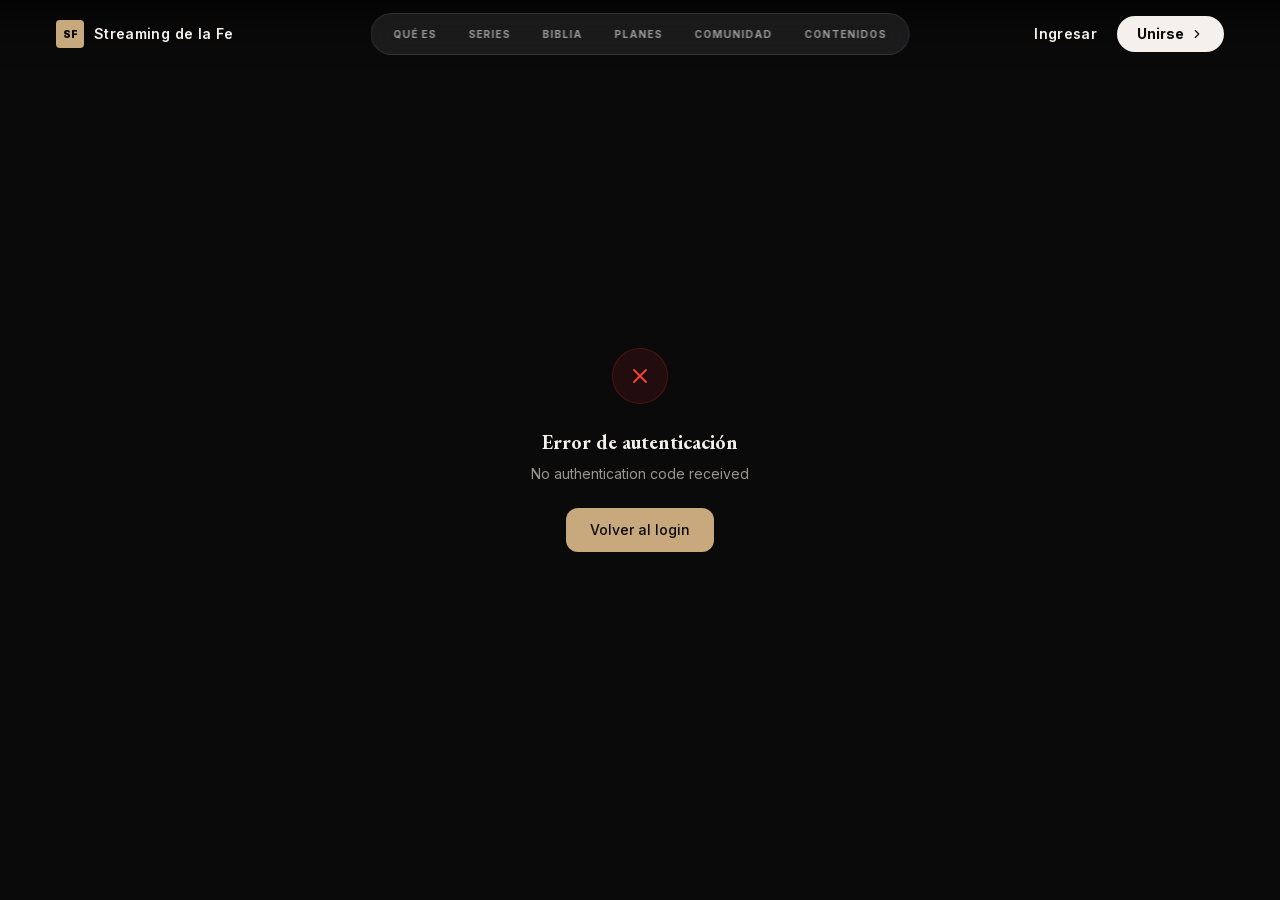
<file: auth/callback.html>
<!DOCTYPE html><html lang="es" class="inter_58889a5f-module__31LEQq__variable cinzel_decorative_8e1cf90-module__CChGbq__variable cinzel_65372973-module__KpKroW__variable eb_garamond_cbbc3cf3-module__xq3SUG__variable h-full antialiased dark"><head><meta charSet="utf-8"/><meta name="viewport" content="width=device-width, initial-scale=1"/><link rel="preload" href="/_next/static/media/4ee71d90e0f663bd-s.p.02x5gcj01ji7l.woff2" as="font" crossorigin="" type="font/woff2"/><link rel="preload" href="/_next/static/media/83afe278b6a6bb3c-s.p.0q-301v4kxxnr.woff2" as="font" crossorigin="" type="font/woff2"/><link rel="preload" href="/_next/static/media/c91de1963421a97e-s.p.11y6wew.ka8ye.woff2" as="font" crossorigin="" type="font/woff2"/><link rel="preload" href="/_next/static/media/cc014fcb166cf364-s.p.0rbrcy8kuidpb.woff2" as="font" crossorigin="" type="font/woff2"/><link rel="preload" href="/_next/static/media/cfa8380cafbbf487-s.p.0byao38h2ss-..woff2" as="font" crossorigin="" type="font/woff2"/><link rel="preload" href="/_next/static/media/e4505858a30c79c2-s.p.14m88r~v.m-cq.woff2" as="font" crossorigin="" type="font/woff2"/><link rel="preload" href="/_next/static/media/ea1df765ed99ddf9-s.p.00wb.edbz0smi.woff2" as="font" crossorigin="" type="font/woff2"/><link rel="stylesheet" href="/_next/static/chunks/0xw76~.n.oagj.css" data-precedence="next"/><link rel="preload" as="script" fetchPriority="low" href="/_next/static/chunks/15pjn.n4_q6le.js"/><script src="/_next/static/chunks/0pqt~8bl3ukh4.js" async=""></script><script src="/_next/static/chunks/07lhk_q6pmm3r.js" async=""></script><script src="/_next/static/chunks/07nm.~fuw7rqn.js" async=""></script><script src="/_next/static/chunks/turbopack-0mnmr8i0323zp.js" async=""></script><script src="/_next/static/chunks/0wwu-5fp-.yo4.js" async=""></script><script src="/_next/static/chunks/0d3shmwh5_nmn.js" async=""></script><script src="/_next/static/chunks/0hkdmrmd9uu8v.js" async=""></script><script src="/_next/static/chunks/002tlmvuqo9cj.js" async=""></script><script src="/_next/static/chunks/0tpzq7fmj9m-q.js" async=""></script><meta name="next-size-adjust" content=""/><title>Streaming de la Fe</title><meta name="description" content="Una plataforma de contenido espiritual premium. Series, oraciones y meditaciones para tu jornada de fe."/><link rel="icon" href="/favicon.ico?favicon.0x3dzn~oxb6tn.ico" sizes="256x256" type="image/x-icon"/><script src="/_next/static/chunks/03~yq9q893hmn.js" noModule=""></script></head><body class="min-h-screen bg-[#0A0A0B] text-[#F5F0EB] font-sans"><div hidden=""><!--$--><!--/$--></div><nav class="fixed top-0 left-0 right-0 z-50 transition-colors duration-300"><div class="absolute inset-0 bg-gradient-to-b from-black/55 via-black/15 to-transparent pointer-events-none"></div><div class="relative flex items-center justify-between px-5 md:px-10 lg:px-14 h-16 md:h-[68px]"><a href="/" class="flex items-center gap-2.5 no-underline group z-10 shrink-0"><div class="w-7 h-7 rounded flex items-center justify-center shrink-0 transition-all duration-300 bg-[#C8A97E] group-hover:bg-[#D4B98A]"><span class="text-[10px] font-black leading-none transition-colors duration-300 text-[#0A0A0B]">SF</span></div><span class="text-sm font-semibold tracking-wide hidden sm:block transition-colors duration-300 font-sans text-[#F5F0EB] group-hover:text-white">Streaming de la Fe</span></a><div class="absolute left-1/2 -translate-x-1/2 hidden lg:flex items-center backdrop-blur-md border rounded-full px-1.5 py-1.5 transition-all duration-300 bg-[rgba(255,255,255,0.08)] border-[rgba(255,255,255,0.1)]"><a href="#" class="px-4 py-1.5 rounded-full text-[10px] font-bold uppercase tracking-widest transition-all duration-200 no-underline whitespace-nowrap font-sans text-[rgba(255,255,255,0.55)] hover:text-white hover:bg-[rgba(255,255,255,0.1)]">Inicio</a><a href="#conteudos" class="px-4 py-1.5 rounded-full text-[10px] font-bold uppercase tracking-widest transition-all duration-200 no-underline whitespace-nowrap font-sans text-[rgba(255,255,255,0.55)] hover:text-white hover:bg-[rgba(255,255,255,0.1)]">Contenidos</a><a href="#planes" class="px-4 py-1.5 rounded-full text-[10px] font-bold uppercase tracking-widest transition-all duration-200 no-underline whitespace-nowrap font-sans text-[rgba(255,255,255,0.55)] hover:text-white hover:bg-[rgba(255,255,255,0.1)]">Planes</a><a href="#comparativo" class="px-4 py-1.5 rounded-full text-[10px] font-bold uppercase tracking-widest transition-all duration-200 no-underline whitespace-nowrap font-sans text-[rgba(255,255,255,0.55)] hover:text-white hover:bg-[rgba(255,255,255,0.1)]">Comparativo</a><a href="#faq" class="px-4 py-1.5 rounded-full text-[10px] font-bold uppercase tracking-widest transition-all duration-200 no-underline whitespace-nowrap font-sans text-[rgba(255,255,255,0.55)] hover:text-white hover:bg-[rgba(255,255,255,0.1)]">FAQ</a></div><div class="flex items-center gap-4 z-10 shrink-0"><a href="/login" class="text-sm font-semibold transition-colors duration-300 no-underline tracking-wide font-sans text-[#F5F0EB] hover:text-white">Ingresar</a><button class="lg:hidden p-2 rounded-full transition-all duration-200 text-[#F5F0EB] hover:bg-[rgba(255,255,255,0.1)]" aria-label="Abrir menú"><svg xmlns="http://www.w3.org/2000/svg" width="24" height="24" viewBox="0 0 24 24" fill="none" stroke="currentColor" stroke-width="2" stroke-linecap="round" stroke-linejoin="round" class="lucide lucide-menu w-5 h-5" aria-hidden="true"><path d="M4 5h16"></path><path d="M4 12h16"></path><path d="M4 19h16"></path></svg></button></div></div></nav><main><div class="min-h-screen bg-[#0A0A0B] flex flex-col items-center justify-center gap-6 p-6"><div class="w-12 h-12 border-[3px] border-[rgba(255,255,255,0.06)] border-t-[#C8A97E] rounded-full animate-spin"></div><p class="text-sm text-[#9A9590]">Autenticando...</p></div><!--$--><!--/$--></main><script src="/_next/static/chunks/15pjn.n4_q6le.js" id="_R_" async=""></script><script>(self.__next_f=self.__next_f||[]).push([0])</script><script>self.__next_f.push([1,"1:\"$Sreact.fragment\"\n2:I[30824,[\"/_next/static/chunks/0wwu-5fp-.yo4.js\",\"/_next/static/chunks/0d3shmwh5_nmn.js\",\"/_next/static/chunks/0hkdmrmd9uu8v.js\",\"/_next/static/chunks/002tlmvuqo9cj.js\"],\"default\"]\n3:I[45678,[\"/_next/static/chunks/0wwu-5fp-.yo4.js\",\"/_next/static/chunks/0d3shmwh5_nmn.js\",\"/_next/static/chunks/0hkdmrmd9uu8v.js\",\"/_next/static/chunks/002tlmvuqo9cj.js\"],\"default\"]\n4:I[39756,[\"/_next/static/chunks/0wwu-5fp-.yo4.js\",\"/_next/static/chunks/0d3shmwh5_nmn.js\",\"/_next/static/chunks/0hkdmrmd9uu8v.js\",\"/_next/static/chunks/002tlmvuqo9cj.js\"],\"default\"]\n5:I[37457,[\"/_next/static/chunks/0wwu-5fp-.yo4.js\",\"/_next/static/chunks/0d3shmwh5_nmn.js\",\"/_next/static/chunks/0hkdmrmd9uu8v.js\",\"/_next/static/chunks/002tlmvuqo9cj.js\"],\"default\"]\n6:I[89759,[\"/_next/static/chunks/0wwu-5fp-.yo4.js\",\"/_next/static/chunks/0d3shmwh5_nmn.js\",\"/_next/static/chunks/0hkdmrmd9uu8v.js\",\"/_next/static/chunks/002tlmvuqo9cj.js\"],\"default\"]\n7:I[47257,[\"/_next/static/chunks/0wwu-5fp-.yo4.js\",\"/_next/static/chunks/0d3shmwh5_nmn.js\",\"/_next/static/chunks/0hkdmrmd9uu8v.js\",\"/_next/static/chunks/002tlmvuqo9cj.js\"],\"ClientPageRoot\"]\n8:I[53795,[\"/_next/static/chunks/0wwu-5fp-.yo4.js\",\"/_next/static/chunks/0d3shmwh5_nmn.js\",\"/_next/static/chunks/0hkdmrmd9uu8v.js\",\"/_next/static/chunks/002tlmvuqo9cj.js\",\"/_next/static/chunks/0tpzq7fmj9m-q.js\"],\"default\"]\nb:I[97367,[\"/_next/static/chunks/0wwu-5fp-.yo4.js\",\"/_next/static/chunks/0d3shmwh5_nmn.js\",\"/_next/static/chunks/0hkdmrmd9uu8v.js\",\"/_next/static/chunks/002tlmvuqo9cj.js\"],\"OutletBoundary\"]\nc:\"$Sreact.suspense\"\nf:I[97367,[\"/_next/static/chunks/0wwu-5fp-.yo4.js\",\"/_next/static/chunks/0d3shmwh5_nmn.js\",\"/_next/static/chunks/0hkdmrmd9uu8v.js\",\"/_next/static/chunks/002tlmvuqo9cj.js\"],\"ViewportBoundary\"]\n11:I[97367,[\"/_next/static/chunks/0wwu-5fp-.yo4.js\",\"/_next/static/chunks/0d3shmwh5_nmn.js\",\"/_next/static/chunks/0hkdmrmd9uu8v.js\",\"/_next/static/chunks/002tlmvuqo9cj.js\"],\"MetadataBoundary\"]\n13:I[68027,[\"/_next/static/chunks/0wwu-5fp-.yo4.js\",\"/_next/static/chunks/0d3shmwh5_nmn.js\",\"/_next/static/chunks/0hkdmrmd9uu8v.js\",\"/_next/static/chunks/002tlmvuqo9cj.js\"],\"default\",1]\n:HL[\"/_next/static/chunks/0xw76~.n.oagj.css\",\"style\"]\n:HL[\"/_next/static/media/4ee71d90e0f663bd-s.p.02x5gcj01ji7l.woff2\",\"font\",{\"crossOrigin\":\"\",\"type\":\"font/woff2\"}]\n:HL[\"/_next/static/media/83afe278b6a6bb3c-s.p.0q-301v4kxxnr.woff2\",\"font\",{\"crossOrigin\":\"\",\"type\":\"font/woff2\"}]\n:HL[\"/_next/static/media/c91de1963421a97e-s.p.11y6wew.ka8ye.woff2\",\"font\",{\"crossOrigin\":\"\",\"type\":\"font/woff2\"}]\n:HL[\"/_next/static/media/cc014fcb166cf364-s.p.0rbrcy8kuidpb.woff2\",\"font\",{\"crossOrigin\":\"\",\"type\":\"font/woff2\"}]\n:HL[\"/_next/static/media/cfa8380cafbbf487-s.p.0byao38h2ss-..woff2\",\"font\",{\"crossOrigin\":\"\",\"type\":\"font/woff2\"}]\n:HL[\"/_next/static/media/e4505858a30c79c2-s.p.14m88r~v.m-cq.woff2\",\"font\",{\"crossOrigin\":\"\",\"type\":\"font/woff2\"}]\n:HL[\"/_next/static/media/ea1df765ed99ddf9-s.p.00wb.edbz0smi.woff2\",\"font\",{\"crossOrigin\":\"\",\"type\":\"font/woff2\"}]\n"])</script><script>self.__next_f.push([1,"0:{\"P\":null,\"c\":[\"\",\"auth\",\"callback\"],\"q\":\"\",\"i\":false,\"f\":[[[\"\",{\"children\":[\"auth\",{\"children\":[\"callback\",{\"children\":[\"__PAGE__\",{}]}]}]},\"$undefined\",\"$undefined\",16],[[\"$\",\"$1\",\"c\",{\"children\":[[[\"$\",\"link\",\"0\",{\"rel\":\"stylesheet\",\"href\":\"/_next/static/chunks/0xw76~.n.oagj.css\",\"precedence\":\"next\",\"crossOrigin\":\"$undefined\",\"nonce\":\"$undefined\"}],[\"$\",\"script\",\"script-0\",{\"src\":\"/_next/static/chunks/0wwu-5fp-.yo4.js\",\"async\":true,\"nonce\":\"$undefined\"}],[\"$\",\"script\",\"script-1\",{\"src\":\"/_next/static/chunks/0d3shmwh5_nmn.js\",\"async\":true,\"nonce\":\"$undefined\"}],[\"$\",\"script\",\"script-2\",{\"src\":\"/_next/static/chunks/0hkdmrmd9uu8v.js\",\"async\":true,\"nonce\":\"$undefined\"}],[\"$\",\"script\",\"script-3\",{\"src\":\"/_next/static/chunks/002tlmvuqo9cj.js\",\"async\":true,\"nonce\":\"$undefined\"}]],[\"$\",\"html\",null,{\"lang\":\"es\",\"className\":\"inter_58889a5f-module__31LEQq__variable cinzel_decorative_8e1cf90-module__CChGbq__variable cinzel_65372973-module__KpKroW__variable eb_garamond_cbbc3cf3-module__xq3SUG__variable h-full antialiased dark\",\"children\":[\"$\",\"body\",null,{\"suppressHydrationWarning\":true,\"className\":\"min-h-screen bg-[#0A0A0B] text-[#F5F0EB] font-sans\",\"children\":[\"$\",\"$L2\",null,{\"children\":[[\"$\",\"$L3\",null,{}],[\"$\",\"main\",null,{\"children\":[\"$\",\"$L4\",null,{\"parallelRouterKey\":\"children\",\"error\":\"$undefined\",\"errorStyles\":\"$undefined\",\"errorScripts\":\"$undefined\",\"template\":[\"$\",\"$L5\",null,{}],\"templateStyles\":\"$undefined\",\"templateScripts\":\"$undefined\",\"notFound\":[[[\"$\",\"title\",null,{\"children\":\"404: This page could not be found.\"}],[\"$\",\"div\",null,{\"style\":{\"fontFamily\":\"system-ui,\\\"Segoe UI\\\",Roboto,Helvetica,Arial,sans-serif,\\\"Apple Color Emoji\\\",\\\"Segoe UI Emoji\\\"\",\"height\":\"100vh\",\"textAlign\":\"center\",\"display\":\"flex\",\"flexDirection\":\"column\",\"alignItems\":\"center\",\"justifyContent\":\"center\"},\"children\":[\"$\",\"div\",null,{\"children\":[[\"$\",\"style\",null,{\"dangerouslySetInnerHTML\":{\"__html\":\"body{color:#000;background:#fff;margin:0}.next-error-h1{border-right:1px solid rgba(0,0,0,.3)}@media (prefers-color-scheme:dark){body{color:#fff;background:#000}.next-error-h1{border-right:1px solid rgba(255,255,255,.3)}}\"}}],[\"$\",\"h1\",null,{\"className\":\"next-error-h1\",\"style\":{\"display\":\"inline-block\",\"margin\":\"0 20px 0 0\",\"padding\":\"0 23px 0 0\",\"fontSize\":24,\"fontWeight\":500,\"verticalAlign\":\"top\",\"lineHeight\":\"49px\"},\"children\":404}],[\"$\",\"div\",null,{\"style\":{\"display\":\"inline-block\"},\"children\":[\"$\",\"h2\",null,{\"style\":{\"fontSize\":14,\"fontWeight\":400,\"lineHeight\":\"49px\",\"margin\":0},\"children\":\"This page could not be found.\"}]}]]}]}]],[]],\"forbidden\":\"$undefined\",\"unauthorized\":\"$undefined\"}]}],[\"$\",\"$L6\",null,{}]]}]}]}]]}],{\"children\":[[\"$\",\"$1\",\"c\",{\"children\":[null,[\"$\",\"$L4\",null,{\"parallelRouterKey\":\"children\",\"error\":\"$undefined\",\"errorStyles\":\"$undefined\",\"errorScripts\":\"$undefined\",\"template\":[\"$\",\"$L5\",null,{}],\"templateStyles\":\"$undefined\",\"templateScripts\":\"$undefined\",\"notFound\":\"$undefined\",\"forbidden\":\"$undefined\",\"unauthorized\":\"$undefined\"}]]}],{\"children\":[[\"$\",\"$1\",\"c\",{\"children\":[null,[\"$\",\"$L4\",null,{\"parallelRouterKey\":\"children\",\"error\":\"$undefined\",\"errorStyles\":\"$undefined\",\"errorScripts\":\"$undefined\",\"template\":[\"$\",\"$L5\",null,{}],\"templateStyles\":\"$undefined\",\"templateScripts\":\"$undefined\",\"notFound\":\"$undefined\",\"forbidden\":\"$undefined\",\"unauthorized\":\"$undefined\"}]]}],{\"children\":[[\"$\",\"$1\",\"c\",{\"children\":[[\"$\",\"$L7\",null,{\"Component\":\"$8\",\"serverProvidedParams\":{\"searchParams\":{},\"params\":{},\"promises\":[\"$@9\",\"$@a\"]}}],[[\"$\",\"script\",\"script-0\",{\"src\":\"/_next/static/chunks/0tpzq7fmj9m-q.js\",\"async\":true,\"nonce\":\"$undefined\"}]],[\"$\",\"$Lb\",null,{\"children\":[\"$\",\"$c\",null,{\"name\":\"Next.MetadataOutlet\",\"children\":\"$@d\"}]}]]}],{},null,false,null]},null,false,\"$@e\"]},null,false,\"$@e\"]},null,false,null],[\"$\",\"$1\",\"h\",{\"children\":[null,[\"$\",\"$Lf\",null,{\"children\":\"$L10\"}],[\"$\",\"div\",null,{\"hidden\":true,\"children\":[\"$\",\"$L11\",null,{\"children\":[\"$\",\"$c\",null,{\"name\":\"Next.Metadata\",\"children\":\"$L12\"}]}]}],[\"$\",\"meta\",null,{\"name\":\"next-size-adjust\",\"content\":\"\"}]]}],false]],\"m\":\"$undefined\",\"G\":[\"$13\",[[\"$\",\"link\",\"0\",{\"rel\":\"stylesheet\",\"href\":\"/_next/static/chunks/0xw76~.n.oagj.css\",\"precedence\":\"next\",\"crossOrigin\":\"$undefined\",\"nonce\":\"$undefined\"}]]],\"S\":true,\"h\":null,\"s\":\"$undefined\",\"l\":\"$undefined\",\"p\":\"$undefined\",\"d\":\"$undefined\",\"b\":\"smLGSCkIVrrOb1Ylt6M9G\"}\n"])</script><script>self.__next_f.push([1,"14:[]\ne:\"$W14\"\n9:{}\na:\"$0:f:0:1:1:children:1:children:1:children:0:props:children:0:props:serverProvidedParams:params\"\n"])</script><script>self.__next_f.push([1,"10:[[\"$\",\"meta\",\"0\",{\"charSet\":\"utf-8\"}],[\"$\",\"meta\",\"1\",{\"name\":\"viewport\",\"content\":\"width=device-width, initial-scale=1\"}]]\n"])</script><script>self.__next_f.push([1,"15:I[27201,[\"/_next/static/chunks/0wwu-5fp-.yo4.js\",\"/_next/static/chunks/0d3shmwh5_nmn.js\",\"/_next/static/chunks/0hkdmrmd9uu8v.js\",\"/_next/static/chunks/002tlmvuqo9cj.js\"],\"IconMark\"]\nd:null\n12:[[\"$\",\"title\",\"0\",{\"children\":\"Streaming de la Fe\"}],[\"$\",\"meta\",\"1\",{\"name\":\"description\",\"content\":\"Una plataforma de contenido espiritual premium. Series, oraciones y meditaciones para tu jornada de fe.\"}],[\"$\",\"link\",\"2\",{\"rel\":\"icon\",\"href\":\"/favicon.ico?favicon.0x3dzn~oxb6tn.ico\",\"sizes\":\"256x256\",\"type\":\"image/x-icon\"}],[\"$\",\"$L15\",\"3\",{}]]\n"])</script></body></html>
</file>
<file: _next/static/chunks/0xw76~.n.oagj.css>
@font-face{font-family:Inter;font-style:normal;font-weight:100 900;font-display:swap;src:url(../media/2c55a0e60120577a-s.0bjc5tiuqdqro.woff2)format("woff2");unicode-range:U+460-52F,U+1C80-1C8A,U+20B4,U+2DE0-2DFF,U+A640-A69F,U+FE2E-FE2F}@font-face{font-family:Inter;font-style:normal;font-weight:100 900;font-display:swap;src:url(../media/9c72aa0f40e4eef8-s.0m6w47a4e5dy9.woff2)format("woff2");unicode-range:U+301,U+400-45F,U+490-491,U+4B0-4B1,U+2116}@font-face{font-family:Inter;font-style:normal;font-weight:100 900;font-display:swap;src:url(../media/ad66f9afd8947f86-s.11u06r12fd6v_.woff2)format("woff2");unicode-range:U+1F??}@font-face{font-family:Inter;font-style:normal;font-weight:100 900;font-display:swap;src:url(../media/5476f68d60460930-s.0wxq9webf.ew4.woff2)format("woff2");unicode-range:U+370-377,U+37A-37F,U+384-38A,U+38C,U+38E-3A1,U+3A3-3FF}@font-face{font-family:Inter;font-style:normal;font-weight:100 900;font-display:swap;src:url(../media/2bbe8d2671613f1f-s.067x_6k0k23tk.woff2)format("woff2");unicode-range:U+102-103,U+110-111,U+128-129,U+168-169,U+1A0-1A1,U+1AF-1B0,U+300-301,U+303-304,U+308-309,U+323,U+329,U+1EA0-1EF9,U+20AB}@font-face{font-family:Inter;font-style:normal;font-weight:100 900;font-display:swap;src:url(../media/1bffadaabf893a1e-s.16ipb6fqu393i.woff2)format("woff2");unicode-range:U+100-2BA,U+2BD-2C5,U+2C7-2CC,U+2CE-2D7,U+2DD-2FF,U+304,U+308,U+329,U+1D00-1DBF,U+1E00-1E9F,U+1EF2-1EFF,U+2020,U+20A0-20AB,U+20AD-20C0,U+2113,U+2C60-2C7F,U+A720-A7FF}@font-face{font-family:Inter;font-style:normal;font-weight:100 900;font-display:swap;src:url(../media/83afe278b6a6bb3c-s.p.0q-301v4kxxnr.woff2)format("woff2");unicode-range:U+??,U+131,U+152-153,U+2BB-2BC,U+2C6,U+2DA,U+2DC,U+304,U+308,U+329,U+2000-206F,U+20AC,U+2122,U+2191,U+2193,U+2212,U+2215,U+FEFF,U+FFFD}@font-face{font-family:Inter Fallback;src:local(Arial);ascent-override:90.44%;descent-override:22.52%;line-gap-override:0.0%;size-adjust:107.12%}.inter_58889a5f-module__31LEQq__className{font-family:Inter,Inter Fallback;font-style:normal}.inter_58889a5f-module__31LEQq__variable{--inter:"Inter", "Inter Fallback"}
@font-face{font-family:Cinzel Decorative;font-style:normal;font-weight:400;font-display:swap;src:url(../media/51bb92539c6f4847-s.0rc03gfqp93bs.woff2)format("woff2");unicode-range:U+100-2BA,U+2BD-2C5,U+2C7-2CC,U+2CE-2D7,U+2DD-2FF,U+304,U+308,U+329,U+1D00-1DBF,U+1E00-1E9F,U+1EF2-1EFF,U+2020,U+20A0-20AB,U+20AD-20C0,U+2113,U+2C60-2C7F,U+A720-A7FF}@font-face{font-family:Cinzel Decorative;font-style:normal;font-weight:400;font-display:swap;src:url(../media/cfa8380cafbbf487-s.p.0byao38h2ss-..woff2)format("woff2");unicode-range:U+??,U+131,U+152-153,U+2BB-2BC,U+2C6,U+2DA,U+2DC,U+304,U+308,U+329,U+2000-206F,U+20AC,U+2122,U+2191,U+2193,U+2212,U+2215,U+FEFF,U+FFFD}@font-face{font-family:Cinzel Decorative;font-style:normal;font-weight:700;font-display:swap;src:url(../media/18b40ef1512f2489-s.0c_~1ulj98zuz.woff2)format("woff2");unicode-range:U+100-2BA,U+2BD-2C5,U+2C7-2CC,U+2CE-2D7,U+2DD-2FF,U+304,U+308,U+329,U+1D00-1DBF,U+1E00-1E9F,U+1EF2-1EFF,U+2020,U+20A0-20AB,U+20AD-20C0,U+2113,U+2C60-2C7F,U+A720-A7FF}@font-face{font-family:Cinzel Decorative;font-style:normal;font-weight:700;font-display:swap;src:url(../media/ea1df765ed99ddf9-s.p.00wb.edbz0smi.woff2)format("woff2");unicode-range:U+??,U+131,U+152-153,U+2BB-2BC,U+2C6,U+2DA,U+2DC,U+304,U+308,U+329,U+2000-206F,U+20AC,U+2122,U+2191,U+2193,U+2212,U+2215,U+FEFF,U+FFFD}@font-face{font-family:Cinzel Decorative;font-style:normal;font-weight:900;font-display:swap;src:url(../media/32b862db5c648773-s.0hmctdh~d5.o_.woff2)format("woff2");unicode-range:U+100-2BA,U+2BD-2C5,U+2C7-2CC,U+2CE-2D7,U+2DD-2FF,U+304,U+308,U+329,U+1D00-1DBF,U+1E00-1E9F,U+1EF2-1EFF,U+2020,U+20A0-20AB,U+20AD-20C0,U+2113,U+2C60-2C7F,U+A720-A7FF}@font-face{font-family:Cinzel Decorative;font-style:normal;font-weight:900;font-display:swap;src:url(../media/c91de1963421a97e-s.p.11y6wew.ka8ye.woff2)format("woff2");unicode-range:U+??,U+131,U+152-153,U+2BB-2BC,U+2C6,U+2DA,U+2DC,U+304,U+308,U+329,U+2000-206F,U+20AC,U+2122,U+2191,U+2193,U+2212,U+2215,U+FEFF,U+FFFD}@font-face{font-family:Cinzel Decorative Fallback;src:local(Arial);ascent-override:73.87%;descent-override:28.16%;line-gap-override:0.0%;size-adjust:132.12%}.cinzel_decorative_8e1cf90-module__CChGbq__className{font-family:Cinzel Decorative,Cinzel Decorative Fallback;font-style:normal}.cinzel_decorative_8e1cf90-module__CChGbq__variable{--cinzel-dec:"Cinzel Decorative", "Cinzel Decorative Fallback"}
@font-face{font-family:Cinzel;font-style:normal;font-weight:400;font-display:swap;src:url(../media/f13700f23fbdc6fd-s.0q1bf9cc3c0ui.woff2)format("woff2");unicode-range:U+100-2BA,U+2BD-2C5,U+2C7-2CC,U+2CE-2D7,U+2DD-2FF,U+304,U+308,U+329,U+1D00-1DBF,U+1E00-1E9F,U+1EF2-1EFF,U+2020,U+20A0-20AB,U+20AD-20C0,U+2113,U+2C60-2C7F,U+A720-A7FF}@font-face{font-family:Cinzel;font-style:normal;font-weight:400;font-display:swap;src:url(../media/cc014fcb166cf364-s.p.0rbrcy8kuidpb.woff2)format("woff2");unicode-range:U+??,U+131,U+152-153,U+2BB-2BC,U+2C6,U+2DA,U+2DC,U+304,U+308,U+329,U+2000-206F,U+20AC,U+2122,U+2191,U+2193,U+2212,U+2215,U+FEFF,U+FFFD}@font-face{font-family:Cinzel;font-style:normal;font-weight:500;font-display:swap;src:url(../media/f13700f23fbdc6fd-s.0q1bf9cc3c0ui.woff2)format("woff2");unicode-range:U+100-2BA,U+2BD-2C5,U+2C7-2CC,U+2CE-2D7,U+2DD-2FF,U+304,U+308,U+329,U+1D00-1DBF,U+1E00-1E9F,U+1EF2-1EFF,U+2020,U+20A0-20AB,U+20AD-20C0,U+2113,U+2C60-2C7F,U+A720-A7FF}@font-face{font-family:Cinzel;font-style:normal;font-weight:500;font-display:swap;src:url(../media/cc014fcb166cf364-s.p.0rbrcy8kuidpb.woff2)format("woff2");unicode-range:U+??,U+131,U+152-153,U+2BB-2BC,U+2C6,U+2DA,U+2DC,U+304,U+308,U+329,U+2000-206F,U+20AC,U+2122,U+2191,U+2193,U+2212,U+2215,U+FEFF,U+FFFD}@font-face{font-family:Cinzel;font-style:normal;font-weight:600;font-display:swap;src:url(../media/f13700f23fbdc6fd-s.0q1bf9cc3c0ui.woff2)format("woff2");unicode-range:U+100-2BA,U+2BD-2C5,U+2C7-2CC,U+2CE-2D7,U+2DD-2FF,U+304,U+308,U+329,U+1D00-1DBF,U+1E00-1E9F,U+1EF2-1EFF,U+2020,U+20A0-20AB,U+20AD-20C0,U+2113,U+2C60-2C7F,U+A720-A7FF}@font-face{font-family:Cinzel;font-style:normal;font-weight:600;font-display:swap;src:url(../media/cc014fcb166cf364-s.p.0rbrcy8kuidpb.woff2)format("woff2");unicode-range:U+??,U+131,U+152-153,U+2BB-2BC,U+2C6,U+2DA,U+2DC,U+304,U+308,U+329,U+2000-206F,U+20AC,U+2122,U+2191,U+2193,U+2212,U+2215,U+FEFF,U+FFFD}@font-face{font-family:Cinzel;font-style:normal;font-weight:700;font-display:swap;src:url(../media/f13700f23fbdc6fd-s.0q1bf9cc3c0ui.woff2)format("woff2");unicode-range:U+100-2BA,U+2BD-2C5,U+2C7-2CC,U+2CE-2D7,U+2DD-2FF,U+304,U+308,U+329,U+1D00-1DBF,U+1E00-1E9F,U+1EF2-1EFF,U+2020,U+20A0-20AB,U+20AD-20C0,U+2113,U+2C60-2C7F,U+A720-A7FF}@font-face{font-family:Cinzel;font-style:normal;font-weight:700;font-display:swap;src:url(../media/cc014fcb166cf364-s.p.0rbrcy8kuidpb.woff2)format("woff2");unicode-range:U+??,U+131,U+152-153,U+2BB-2BC,U+2C6,U+2DA,U+2DC,U+304,U+308,U+329,U+2000-206F,U+20AC,U+2122,U+2191,U+2193,U+2212,U+2215,U+FEFF,U+FFFD}@font-face{font-family:Cinzel;font-style:normal;font-weight:900;font-display:swap;src:url(../media/f13700f23fbdc6fd-s.0q1bf9cc3c0ui.woff2)format("woff2");unicode-range:U+100-2BA,U+2BD-2C5,U+2C7-2CC,U+2CE-2D7,U+2DD-2FF,U+304,U+308,U+329,U+1D00-1DBF,U+1E00-1E9F,U+1EF2-1EFF,U+2020,U+20A0-20AB,U+20AD-20C0,U+2113,U+2C60-2C7F,U+A720-A7FF}@font-face{font-family:Cinzel;font-style:normal;font-weight:900;font-display:swap;src:url(../media/cc014fcb166cf364-s.p.0rbrcy8kuidpb.woff2)format("woff2");unicode-range:U+??,U+131,U+152-153,U+2BB-2BC,U+2C6,U+2DA,U+2DC,U+304,U+308,U+329,U+2000-206F,U+20AC,U+2122,U+2191,U+2193,U+2212,U+2215,U+FEFF,U+FFFD}@font-face{font-family:Cinzel Fallback;src:local(Times New Roman);ascent-override:71.31%;descent-override:27.18%;line-gap-override:0.0%;size-adjust:136.86%}.cinzel_65372973-module__KpKroW__className{font-family:Cinzel,Cinzel Fallback;font-style:normal}.cinzel_65372973-module__KpKroW__variable{--cinzel:"Cinzel", "Cinzel Fallback"}
@font-face{font-family:EB Garamond;font-style:italic;font-weight:400;font-display:swap;src:url(../media/196d5f6118cb1c52-s.0xtybkn6m2pbr.woff2)format("woff2");unicode-range:U+460-52F,U+1C80-1C8A,U+20B4,U+2DE0-2DFF,U+A640-A69F,U+FE2E-FE2F}@font-face{font-family:EB Garamond;font-style:italic;font-weight:400;font-display:swap;src:url(../media/55664f0a7289b762-s.0ky2yuq6gww~a.woff2)format("woff2");unicode-range:U+301,U+400-45F,U+490-491,U+4B0-4B1,U+2116}@font-face{font-family:EB Garamond;font-style:italic;font-weight:400;font-display:swap;src:url(../media/f724cb2b266db11d-s.15d0up_vetvxl.woff2)format("woff2");unicode-range:U+1F??}@font-face{font-family:EB Garamond;font-style:italic;font-weight:400;font-display:swap;src:url(../media/58bfdf9faee08215-s.0mp~om~rm6mbs.woff2)format("woff2");unicode-range:U+370-377,U+37A-37F,U+384-38A,U+38C,U+38E-3A1,U+3A3-3FF}@font-face{font-family:EB Garamond;font-style:italic;font-weight:400;font-display:swap;src:url(../media/257505a8a5531435-s.0.ts8edrg1ujy.woff2)format("woff2");unicode-range:U+102-103,U+110-111,U+128-129,U+168-169,U+1A0-1A1,U+1AF-1B0,U+300-301,U+303-304,U+308-309,U+323,U+329,U+1EA0-1EF9,U+20AB}@font-face{font-family:EB Garamond;font-style:italic;font-weight:400;font-display:swap;src:url(../media/346e8051f901134e-s.0u_lww5dp146..woff2)format("woff2");unicode-range:U+100-2BA,U+2BD-2C5,U+2C7-2CC,U+2CE-2D7,U+2DD-2FF,U+304,U+308,U+329,U+1D00-1DBF,U+1E00-1E9F,U+1EF2-1EFF,U+2020,U+20A0-20AB,U+20AD-20C0,U+2113,U+2C60-2C7F,U+A720-A7FF}@font-face{font-family:EB Garamond;font-style:italic;font-weight:400;font-display:swap;src:url(../media/4ee71d90e0f663bd-s.p.02x5gcj01ji7l.woff2)format("woff2");unicode-range:U+??,U+131,U+152-153,U+2BB-2BC,U+2C6,U+2DA,U+2DC,U+304,U+308,U+329,U+2000-206F,U+20AC,U+2122,U+2191,U+2193,U+2212,U+2215,U+FEFF,U+FFFD}@font-face{font-family:EB Garamond;font-style:italic;font-weight:500;font-display:swap;src:url(../media/196d5f6118cb1c52-s.0xtybkn6m2pbr.woff2)format("woff2");unicode-range:U+460-52F,U+1C80-1C8A,U+20B4,U+2DE0-2DFF,U+A640-A69F,U+FE2E-FE2F}@font-face{font-family:EB Garamond;font-style:italic;font-weight:500;font-display:swap;src:url(../media/55664f0a7289b762-s.0ky2yuq6gww~a.woff2)format("woff2");unicode-range:U+301,U+400-45F,U+490-491,U+4B0-4B1,U+2116}@font-face{font-family:EB Garamond;font-style:italic;font-weight:500;font-display:swap;src:url(../media/f724cb2b266db11d-s.15d0up_vetvxl.woff2)format("woff2");unicode-range:U+1F??}@font-face{font-family:EB Garamond;font-style:italic;font-weight:500;font-display:swap;src:url(../media/58bfdf9faee08215-s.0mp~om~rm6mbs.woff2)format("woff2");unicode-range:U+370-377,U+37A-37F,U+384-38A,U+38C,U+38E-3A1,U+3A3-3FF}@font-face{font-family:EB Garamond;font-style:italic;font-weight:500;font-display:swap;src:url(../media/257505a8a5531435-s.0.ts8edrg1ujy.woff2)format("woff2");unicode-range:U+102-103,U+110-111,U+128-129,U+168-169,U+1A0-1A1,U+1AF-1B0,U+300-301,U+303-304,U+308-309,U+323,U+329,U+1EA0-1EF9,U+20AB}@font-face{font-family:EB Garamond;font-style:italic;font-weight:500;font-display:swap;src:url(../media/346e8051f901134e-s.0u_lww5dp146..woff2)format("woff2");unicode-range:U+100-2BA,U+2BD-2C5,U+2C7-2CC,U+2CE-2D7,U+2DD-2FF,U+304,U+308,U+329,U+1D00-1DBF,U+1E00-1E9F,U+1EF2-1EFF,U+2020,U+20A0-20AB,U+20AD-20C0,U+2113,U+2C60-2C7F,U+A720-A7FF}@font-face{font-family:EB Garamond;font-style:italic;font-weight:500;font-display:swap;src:url(../media/4ee71d90e0f663bd-s.p.02x5gcj01ji7l.woff2)format("woff2");unicode-range:U+??,U+131,U+152-153,U+2BB-2BC,U+2C6,U+2DA,U+2DC,U+304,U+308,U+329,U+2000-206F,U+20AC,U+2122,U+2191,U+2193,U+2212,U+2215,U+FEFF,U+FFFD}@font-face{font-family:EB Garamond;font-style:italic;font-weight:600;font-display:swap;src:url(../media/196d5f6118cb1c52-s.0xtybkn6m2pbr.woff2)format("woff2");unicode-range:U+460-52F,U+1C80-1C8A,U+20B4,U+2DE0-2DFF,U+A640-A69F,U+FE2E-FE2F}@font-face{font-family:EB Garamond;font-style:italic;font-weight:600;font-display:swap;src:url(../media/55664f0a7289b762-s.0ky2yuq6gww~a.woff2)format("woff2");unicode-range:U+301,U+400-45F,U+490-491,U+4B0-4B1,U+2116}@font-face{font-family:EB Garamond;font-style:italic;font-weight:600;font-display:swap;src:url(../media/f724cb2b266db11d-s.15d0up_vetvxl.woff2)format("woff2");unicode-range:U+1F??}@font-face{font-family:EB Garamond;font-style:italic;font-weight:600;font-display:swap;src:url(../media/58bfdf9faee08215-s.0mp~om~rm6mbs.woff2)format("woff2");unicode-range:U+370-377,U+37A-37F,U+384-38A,U+38C,U+38E-3A1,U+3A3-3FF}@font-face{font-family:EB Garamond;font-style:italic;font-weight:600;font-display:swap;src:url(../media/257505a8a5531435-s.0.ts8edrg1ujy.woff2)format("woff2");unicode-range:U+102-103,U+110-111,U+128-129,U+168-169,U+1A0-1A1,U+1AF-1B0,U+300-301,U+303-304,U+308-309,U+323,U+329,U+1EA0-1EF9,U+20AB}@font-face{font-family:EB Garamond;font-style:italic;font-weight:600;font-display:swap;src:url(../media/346e8051f901134e-s.0u_lww5dp146..woff2)format("woff2");unicode-range:U+100-2BA,U+2BD-2C5,U+2C7-2CC,U+2CE-2D7,U+2DD-2FF,U+304,U+308,U+329,U+1D00-1DBF,U+1E00-1E9F,U+1EF2-1EFF,U+2020,U+20A0-20AB,U+20AD-20C0,U+2113,U+2C60-2C7F,U+A720-A7FF}@font-face{font-family:EB Garamond;font-style:italic;font-weight:600;font-display:swap;src:url(../media/4ee71d90e0f663bd-s.p.02x5gcj01ji7l.woff2)format("woff2");unicode-range:U+??,U+131,U+152-153,U+2BB-2BC,U+2C6,U+2DA,U+2DC,U+304,U+308,U+329,U+2000-206F,U+20AC,U+2122,U+2191,U+2193,U+2212,U+2215,U+FEFF,U+FFFD}@font-face{font-family:EB Garamond;font-style:italic;font-weight:700;font-display:swap;src:url(../media/196d5f6118cb1c52-s.0xtybkn6m2pbr.woff2)format("woff2");unicode-range:U+460-52F,U+1C80-1C8A,U+20B4,U+2DE0-2DFF,U+A640-A69F,U+FE2E-FE2F}@font-face{font-family:EB Garamond;font-style:italic;font-weight:700;font-display:swap;src:url(../media/55664f0a7289b762-s.0ky2yuq6gww~a.woff2)format("woff2");unicode-range:U+301,U+400-45F,U+490-491,U+4B0-4B1,U+2116}@font-face{font-family:EB Garamond;font-style:italic;font-weight:700;font-display:swap;src:url(../media/f724cb2b266db11d-s.15d0up_vetvxl.woff2)format("woff2");unicode-range:U+1F??}@font-face{font-family:EB Garamond;font-style:italic;font-weight:700;font-display:swap;src:url(../media/58bfdf9faee08215-s.0mp~om~rm6mbs.woff2)format("woff2");unicode-range:U+370-377,U+37A-37F,U+384-38A,U+38C,U+38E-3A1,U+3A3-3FF}@font-face{font-family:EB Garamond;font-style:italic;font-weight:700;font-display:swap;src:url(../media/257505a8a5531435-s.0.ts8edrg1ujy.woff2)format("woff2");unicode-range:U+102-103,U+110-111,U+128-129,U+168-169,U+1A0-1A1,U+1AF-1B0,U+300-301,U+303-304,U+308-309,U+323,U+329,U+1EA0-1EF9,U+20AB}@font-face{font-family:EB Garamond;font-style:italic;font-weight:700;font-display:swap;src:url(../media/346e8051f901134e-s.0u_lww5dp146..woff2)format("woff2");unicode-range:U+100-2BA,U+2BD-2C5,U+2C7-2CC,U+2CE-2D7,U+2DD-2FF,U+304,U+308,U+329,U+1D00-1DBF,U+1E00-1E9F,U+1EF2-1EFF,U+2020,U+20A0-20AB,U+20AD-20C0,U+2113,U+2C60-2C7F,U+A720-A7FF}@font-face{font-family:EB Garamond;font-style:italic;font-weight:700;font-display:swap;src:url(../media/4ee71d90e0f663bd-s.p.02x5gcj01ji7l.woff2)format("woff2");unicode-range:U+??,U+131,U+152-153,U+2BB-2BC,U+2C6,U+2DA,U+2DC,U+304,U+308,U+329,U+2000-206F,U+20AC,U+2122,U+2191,U+2193,U+2212,U+2215,U+FEFF,U+FFFD}@font-face{font-family:EB Garamond;font-style:italic;font-weight:800;font-display:swap;src:url(../media/196d5f6118cb1c52-s.0xtybkn6m2pbr.woff2)format("woff2");unicode-range:U+460-52F,U+1C80-1C8A,U+20B4,U+2DE0-2DFF,U+A640-A69F,U+FE2E-FE2F}@font-face{font-family:EB Garamond;font-style:italic;font-weight:800;font-display:swap;src:url(../media/55664f0a7289b762-s.0ky2yuq6gww~a.woff2)format("woff2");unicode-range:U+301,U+400-45F,U+490-491,U+4B0-4B1,U+2116}@font-face{font-family:EB Garamond;font-style:italic;font-weight:800;font-display:swap;src:url(../media/f724cb2b266db11d-s.15d0up_vetvxl.woff2)format("woff2");unicode-range:U+1F??}@font-face{font-family:EB Garamond;font-style:italic;font-weight:800;font-display:swap;src:url(../media/58bfdf9faee08215-s.0mp~om~rm6mbs.woff2)format("woff2");unicode-range:U+370-377,U+37A-37F,U+384-38A,U+38C,U+38E-3A1,U+3A3-3FF}@font-face{font-family:EB Garamond;font-style:italic;font-weight:800;font-display:swap;src:url(../media/257505a8a5531435-s.0.ts8edrg1ujy.woff2)format("woff2");unicode-range:U+102-103,U+110-111,U+128-129,U+168-169,U+1A0-1A1,U+1AF-1B0,U+300-301,U+303-304,U+308-309,U+323,U+329,U+1EA0-1EF9,U+20AB}@font-face{font-family:EB Garamond;font-style:italic;font-weight:800;font-display:swap;src:url(../media/346e8051f901134e-s.0u_lww5dp146..woff2)format("woff2");unicode-range:U+100-2BA,U+2BD-2C5,U+2C7-2CC,U+2CE-2D7,U+2DD-2FF,U+304,U+308,U+329,U+1D00-1DBF,U+1E00-1E9F,U+1EF2-1EFF,U+2020,U+20A0-20AB,U+20AD-20C0,U+2113,U+2C60-2C7F,U+A720-A7FF}@font-face{font-family:EB Garamond;font-style:italic;font-weight:800;font-display:swap;src:url(../media/4ee71d90e0f663bd-s.p.02x5gcj01ji7l.woff2)format("woff2");unicode-range:U+??,U+131,U+152-153,U+2BB-2BC,U+2C6,U+2DA,U+2DC,U+304,U+308,U+329,U+2000-206F,U+20AC,U+2122,U+2191,U+2193,U+2212,U+2215,U+FEFF,U+FFFD}@font-face{font-family:EB Garamond;font-style:normal;font-weight:400;font-display:swap;src:url(../media/0fec32c78403d184-s.04k1kxag3vb-a.woff2)format("woff2");unicode-range:U+460-52F,U+1C80-1C8A,U+20B4,U+2DE0-2DFF,U+A640-A69F,U+FE2E-FE2F}@font-face{font-family:EB Garamond;font-style:normal;font-weight:400;font-display:swap;src:url(../media/9d30e1ac529a223a-s.13-z0d191nlw2.woff2)format("woff2");unicode-range:U+301,U+400-45F,U+490-491,U+4B0-4B1,U+2116}@font-face{font-family:EB Garamond;font-style:normal;font-weight:400;font-display:swap;src:url(../media/9056bf441d45cedc-s.0m41chdbo3wya.woff2)format("woff2");unicode-range:U+1F??}@font-face{font-family:EB Garamond;font-style:normal;font-weight:400;font-display:swap;src:url(../media/e6c3b2b7c3a61f79-s.0p6j_jmp08.12.woff2)format("woff2");unicode-range:U+370-377,U+37A-37F,U+384-38A,U+38C,U+38E-3A1,U+3A3-3FF}@font-face{font-family:EB Garamond;font-style:normal;font-weight:400;font-display:swap;src:url(../media/e557826f452dbd06-s.0ef8f_5ne8d7r.woff2)format("woff2");unicode-range:U+102-103,U+110-111,U+128-129,U+168-169,U+1A0-1A1,U+1AF-1B0,U+300-301,U+303-304,U+308-309,U+323,U+329,U+1EA0-1EF9,U+20AB}@font-face{font-family:EB Garamond;font-style:normal;font-weight:400;font-display:swap;src:url(../media/1497d94d4ac5c969-s.098tawn2q_~b0.woff2)format("woff2");unicode-range:U+100-2BA,U+2BD-2C5,U+2C7-2CC,U+2CE-2D7,U+2DD-2FF,U+304,U+308,U+329,U+1D00-1DBF,U+1E00-1E9F,U+1EF2-1EFF,U+2020,U+20A0-20AB,U+20AD-20C0,U+2113,U+2C60-2C7F,U+A720-A7FF}@font-face{font-family:EB Garamond;font-style:normal;font-weight:400;font-display:swap;src:url(../media/e4505858a30c79c2-s.p.14m88r~v.m-cq.woff2)format("woff2");unicode-range:U+??,U+131,U+152-153,U+2BB-2BC,U+2C6,U+2DA,U+2DC,U+304,U+308,U+329,U+2000-206F,U+20AC,U+2122,U+2191,U+2193,U+2212,U+2215,U+FEFF,U+FFFD}@font-face{font-family:EB Garamond;font-style:normal;font-weight:500;font-display:swap;src:url(../media/0fec32c78403d184-s.04k1kxag3vb-a.woff2)format("woff2");unicode-range:U+460-52F,U+1C80-1C8A,U+20B4,U+2DE0-2DFF,U+A640-A69F,U+FE2E-FE2F}@font-face{font-family:EB Garamond;font-style:normal;font-weight:500;font-display:swap;src:url(../media/9d30e1ac529a223a-s.13-z0d191nlw2.woff2)format("woff2");unicode-range:U+301,U+400-45F,U+490-491,U+4B0-4B1,U+2116}@font-face{font-family:EB Garamond;font-style:normal;font-weight:500;font-display:swap;src:url(../media/9056bf441d45cedc-s.0m41chdbo3wya.woff2)format("woff2");unicode-range:U+1F??}@font-face{font-family:EB Garamond;font-style:normal;font-weight:500;font-display:swap;src:url(../media/e6c3b2b7c3a61f79-s.0p6j_jmp08.12.woff2)format("woff2");unicode-range:U+370-377,U+37A-37F,U+384-38A,U+38C,U+38E-3A1,U+3A3-3FF}@font-face{font-family:EB Garamond;font-style:normal;font-weight:500;font-display:swap;src:url(../media/e557826f452dbd06-s.0ef8f_5ne8d7r.woff2)format("woff2");unicode-range:U+102-103,U+110-111,U+128-129,U+168-169,U+1A0-1A1,U+1AF-1B0,U+300-301,U+303-304,U+308-309,U+323,U+329,U+1EA0-1EF9,U+20AB}@font-face{font-family:EB Garamond;font-style:normal;font-weight:500;font-display:swap;src:url(../media/1497d94d4ac5c969-s.098tawn2q_~b0.woff2)format("woff2");unicode-range:U+100-2BA,U+2BD-2C5,U+2C7-2CC,U+2CE-2D7,U+2DD-2FF,U+304,U+308,U+329,U+1D00-1DBF,U+1E00-1E9F,U+1EF2-1EFF,U+2020,U+20A0-20AB,U+20AD-20C0,U+2113,U+2C60-2C7F,U+A720-A7FF}@font-face{font-family:EB Garamond;font-style:normal;font-weight:500;font-display:swap;src:url(../media/e4505858a30c79c2-s.p.14m88r~v.m-cq.woff2)format("woff2");unicode-range:U+??,U+131,U+152-153,U+2BB-2BC,U+2C6,U+2DA,U+2DC,U+304,U+308,U+329,U+2000-206F,U+20AC,U+2122,U+2191,U+2193,U+2212,U+2215,U+FEFF,U+FFFD}@font-face{font-family:EB Garamond;font-style:normal;font-weight:600;font-display:swap;src:url(../media/0fec32c78403d184-s.04k1kxag3vb-a.woff2)format("woff2");unicode-range:U+460-52F,U+1C80-1C8A,U+20B4,U+2DE0-2DFF,U+A640-A69F,U+FE2E-FE2F}@font-face{font-family:EB Garamond;font-style:normal;font-weight:600;font-display:swap;src:url(../media/9d30e1ac529a223a-s.13-z0d191nlw2.woff2)format("woff2");unicode-range:U+301,U+400-45F,U+490-491,U+4B0-4B1,U+2116}@font-face{font-family:EB Garamond;font-style:normal;font-weight:600;font-display:swap;src:url(../media/9056bf441d45cedc-s.0m41chdbo3wya.woff2)format("woff2");unicode-range:U+1F??}@font-face{font-family:EB Garamond;font-style:normal;font-weight:600;font-display:swap;src:url(../media/e6c3b2b7c3a61f79-s.0p6j_jmp08.12.woff2)format("woff2");unicode-range:U+370-377,U+37A-37F,U+384-38A,U+38C,U+38E-3A1,U+3A3-3FF}@font-face{font-family:EB Garamond;font-style:normal;font-weight:600;font-display:swap;src:url(../media/e557826f452dbd06-s.0ef8f_5ne8d7r.woff2)format("woff2");unicode-range:U+102-103,U+110-111,U+128-129,U+168-169,U+1A0-1A1,U+1AF-1B0,U+300-301,U+303-304,U+308-309,U+323,U+329,U+1EA0-1EF9,U+20AB}@font-face{font-family:EB Garamond;font-style:normal;font-weight:600;font-display:swap;src:url(../media/1497d94d4ac5c969-s.098tawn2q_~b0.woff2)format("woff2");unicode-range:U+100-2BA,U+2BD-2C5,U+2C7-2CC,U+2CE-2D7,U+2DD-2FF,U+304,U+308,U+329,U+1D00-1DBF,U+1E00-1E9F,U+1EF2-1EFF,U+2020,U+20A0-20AB,U+20AD-20C0,U+2113,U+2C60-2C7F,U+A720-A7FF}@font-face{font-family:EB Garamond;font-style:normal;font-weight:600;font-display:swap;src:url(../media/e4505858a30c79c2-s.p.14m88r~v.m-cq.woff2)format("woff2");unicode-range:U+??,U+131,U+152-153,U+2BB-2BC,U+2C6,U+2DA,U+2DC,U+304,U+308,U+329,U+2000-206F,U+20AC,U+2122,U+2191,U+2193,U+2212,U+2215,U+FEFF,U+FFFD}@font-face{font-family:EB Garamond;font-style:normal;font-weight:700;font-display:swap;src:url(../media/0fec32c78403d184-s.04k1kxag3vb-a.woff2)format("woff2");unicode-range:U+460-52F,U+1C80-1C8A,U+20B4,U+2DE0-2DFF,U+A640-A69F,U+FE2E-FE2F}@font-face{font-family:EB Garamond;font-style:normal;font-weight:700;font-display:swap;src:url(../media/9d30e1ac529a223a-s.13-z0d191nlw2.woff2)format("woff2");unicode-range:U+301,U+400-45F,U+490-491,U+4B0-4B1,U+2116}@font-face{font-family:EB Garamond;font-style:normal;font-weight:700;font-display:swap;src:url(../media/9056bf441d45cedc-s.0m41chdbo3wya.woff2)format("woff2");unicode-range:U+1F??}@font-face{font-family:EB Garamond;font-style:normal;font-weight:700;font-display:swap;src:url(../media/e6c3b2b7c3a61f79-s.0p6j_jmp08.12.woff2)format("woff2");unicode-range:U+370-377,U+37A-37F,U+384-38A,U+38C,U+38E-3A1,U+3A3-3FF}@font-face{font-family:EB Garamond;font-style:normal;font-weight:700;font-display:swap;src:url(../media/e557826f452dbd06-s.0ef8f_5ne8d7r.woff2)format("woff2");unicode-range:U+102-103,U+110-111,U+128-129,U+168-169,U+1A0-1A1,U+1AF-1B0,U+300-301,U+303-304,U+308-309,U+323,U+329,U+1EA0-1EF9,U+20AB}@font-face{font-family:EB Garamond;font-style:normal;font-weight:700;font-display:swap;src:url(../media/1497d94d4ac5c969-s.098tawn2q_~b0.woff2)format("woff2");unicode-range:U+100-2BA,U+2BD-2C5,U+2C7-2CC,U+2CE-2D7,U+2DD-2FF,U+304,U+308,U+329,U+1D00-1DBF,U+1E00-1E9F,U+1EF2-1EFF,U+2020,U+20A0-20AB,U+20AD-20C0,U+2113,U+2C60-2C7F,U+A720-A7FF}@font-face{font-family:EB Garamond;font-style:normal;font-weight:700;font-display:swap;src:url(../media/e4505858a30c79c2-s.p.14m88r~v.m-cq.woff2)format("woff2");unicode-range:U+??,U+131,U+152-153,U+2BB-2BC,U+2C6,U+2DA,U+2DC,U+304,U+308,U+329,U+2000-206F,U+20AC,U+2122,U+2191,U+2193,U+2212,U+2215,U+FEFF,U+FFFD}@font-face{font-family:EB Garamond;font-style:normal;font-weight:800;font-display:swap;src:url(../media/0fec32c78403d184-s.04k1kxag3vb-a.woff2)format("woff2");unicode-range:U+460-52F,U+1C80-1C8A,U+20B4,U+2DE0-2DFF,U+A640-A69F,U+FE2E-FE2F}@font-face{font-family:EB Garamond;font-style:normal;font-weight:800;font-display:swap;src:url(../media/9d30e1ac529a223a-s.13-z0d191nlw2.woff2)format("woff2");unicode-range:U+301,U+400-45F,U+490-491,U+4B0-4B1,U+2116}@font-face{font-family:EB Garamond;font-style:normal;font-weight:800;font-display:swap;src:url(../media/9056bf441d45cedc-s.0m41chdbo3wya.woff2)format("woff2");unicode-range:U+1F??}@font-face{font-family:EB Garamond;font-style:normal;font-weight:800;font-display:swap;src:url(../media/e6c3b2b7c3a61f79-s.0p6j_jmp08.12.woff2)format("woff2");unicode-range:U+370-377,U+37A-37F,U+384-38A,U+38C,U+38E-3A1,U+3A3-3FF}@font-face{font-family:EB Garamond;font-style:normal;font-weight:800;font-display:swap;src:url(../media/e557826f452dbd06-s.0ef8f_5ne8d7r.woff2)format("woff2");unicode-range:U+102-103,U+110-111,U+128-129,U+168-169,U+1A0-1A1,U+1AF-1B0,U+300-301,U+303-304,U+308-309,U+323,U+329,U+1EA0-1EF9,U+20AB}@font-face{font-family:EB Garamond;font-style:normal;font-weight:800;font-display:swap;src:url(../media/1497d94d4ac5c969-s.098tawn2q_~b0.woff2)format("woff2");unicode-range:U+100-2BA,U+2BD-2C5,U+2C7-2CC,U+2CE-2D7,U+2DD-2FF,U+304,U+308,U+329,U+1D00-1DBF,U+1E00-1E9F,U+1EF2-1EFF,U+2020,U+20A0-20AB,U+20AD-20C0,U+2113,U+2C60-2C7F,U+A720-A7FF}@font-face{font-family:EB Garamond;font-style:normal;font-weight:800;font-display:swap;src:url(../media/e4505858a30c79c2-s.p.14m88r~v.m-cq.woff2)format("woff2");unicode-range:U+??,U+131,U+152-153,U+2BB-2BC,U+2C6,U+2DA,U+2DC,U+304,U+308,U+329,U+2000-206F,U+20AC,U+2122,U+2191,U+2193,U+2212,U+2215,U+FEFF,U+FFFD}@font-face{font-family:EB Garamond Fallback;src:local(Times New Roman);ascent-override:106.26%;descent-override:31.44%;line-gap-override:0.0%;size-adjust:94.77%}.eb_garamond_cbbc3cf3-module__xq3SUG__className{font-family:EB Garamond,EB Garamond Fallback}.eb_garamond_cbbc3cf3-module__xq3SUG__variable{--garamond:"EB Garamond", "EB Garamond Fallback"}
@layer properties{@supports (((-webkit-hyphens:none)) and (not (margin-trim:inline))) or ((-moz-orient:inline) and (not (color:rgb(from red r g b)))){*,:before,:after,::backdrop{--tw-translate-x:0;--tw-translate-y:0;--tw-translate-z:0;--tw-scale-x:1;--tw-scale-y:1;--tw-scale-z:1;--tw-space-y-reverse:0;--tw-border-style:solid;--tw-gradient-position:initial;--tw-gradient-from:#0000;--tw-gradient-via:#0000;--tw-gradient-to:#0000;--tw-gradient-stops:initial;--tw-gradient-via-stops:initial;--tw-gradient-from-position:0%;--tw-gradient-via-position:50%;--tw-gradient-to-position:100%;--tw-leading:initial;--tw-font-weight:initial;--tw-tracking:initial;--tw-ordinal:initial;--tw-slashed-zero:initial;--tw-numeric-figure:initial;--tw-numeric-spacing:initial;--tw-numeric-fraction:initial;--tw-shadow:0 0 #0000;--tw-shadow-color:initial;--tw-shadow-alpha:100%;--tw-inset-shadow:0 0 #0000;--tw-inset-shadow-color:initial;--tw-inset-shadow-alpha:100%;--tw-ring-color:initial;--tw-ring-shadow:0 0 #0000;--tw-inset-ring-color:initial;--tw-inset-ring-shadow:0 0 #0000;--tw-ring-inset:initial;--tw-ring-offset-width:0px;--tw-ring-offset-color:#fff;--tw-ring-offset-shadow:0 0 #0000;--tw-blur:initial;--tw-brightness:initial;--tw-contrast:initial;--tw-grayscale:initial;--tw-hue-rotate:initial;--tw-invert:initial;--tw-opacity:initial;--tw-saturate:initial;--tw-sepia:initial;--tw-drop-shadow:initial;--tw-drop-shadow-color:initial;--tw-drop-shadow-alpha:100%;--tw-drop-shadow-size:initial;--tw-backdrop-blur:initial;--tw-backdrop-brightness:initial;--tw-backdrop-contrast:initial;--tw-backdrop-grayscale:initial;--tw-backdrop-hue-rotate:initial;--tw-backdrop-invert:initial;--tw-backdrop-opacity:initial;--tw-backdrop-saturate:initial;--tw-backdrop-sepia:initial;--tw-duration:initial}}}@layer theme{:root,:host{--font-sans:var(--inter), "Inter", system-ui, sans-serif;--font-mono:ui-monospace, SFMono-Regular, Menlo, Monaco, Consolas, "Liberation Mono", "Courier New", monospace;--color-red-400:#ff6568;--color-red-500:#fb2c36;--color-black:#000;--color-white:#fff;--spacing:.25rem;--container-xs:20rem;--container-sm:24rem;--container-md:28rem;--container-lg:32rem;--container-xl:36rem;--container-2xl:42rem;--container-3xl:48rem;--container-4xl:56rem;--container-5xl:64rem;--container-6xl:72rem;--text-xs:.75rem;--text-xs--line-height:calc(1 / .75);--text-sm:.875rem;--text-sm--line-height:calc(1.25 / .875);--text-base:1rem;--text-base--line-height:calc(1.5 / 1);--text-lg:1.125rem;--text-lg--line-height:calc(1.75 / 1.125);--text-xl:1.25rem;--text-xl--line-height:calc(1.75 / 1.25);--text-2xl:1.5rem;--text-2xl--line-height:calc(2 / 1.5);--text-3xl:1.875rem;--text-3xl--line-height:calc(2.25 / 1.875);--text-4xl:2.25rem;--text-4xl--line-height:calc(2.5 / 2.25);--font-weight-light:300;--font-weight-normal:400;--font-weight-medium:500;--font-weight-semibold:600;--font-weight-bold:700;--font-weight-black:900;--tracking-tight:-.025em;--tracking-wide:.025em;--tracking-wider:.05em;--tracking-widest:.1em;--leading-tight:1.25;--leading-snug:1.375;--leading-relaxed:1.625;--radius-md:.375rem;--radius-lg:.5rem;--radius-xl:.75rem;--radius-2xl:1rem;--radius-3xl:1.5rem;--drop-shadow-lg:0 4px 4px #00000026;--animate-spin:spin 1s linear infinite;--animate-pulse:pulse 2s cubic-bezier(.4, 0, .6, 1) infinite;--blur-sm:8px;--blur-md:12px;--blur-xl:24px;--blur-2xl:40px;--blur-3xl:64px;--aspect-video:16 / 9;--default-transition-duration:.15s;--default-transition-timing-function:cubic-bezier(.4, 0, .2, 1);--default-font-family:var(--inter), "Inter", system-ui, sans-serif;--default-mono-font-family:var(--font-mono);--font-display:var(--cinzel-dec), "Cinzel Decorative", serif;--font-heading:var(--cinzel), "Cinzel", serif}@supports (color:lab(0% 0 0)){:root,:host{--color-red-400:lab(63.7053% 60.745 31.3109);--color-red-500:lab(55.4814% 75.0732 48.8528)}}}@layer base{*,:after,:before,::backdrop{box-sizing:border-box;border:0 solid;margin:0;padding:0}::file-selector-button{box-sizing:border-box;border:0 solid;margin:0;padding:0}html,:host{-webkit-text-size-adjust:100%;tab-size:4;line-height:1.5;font-family:var(--default-font-family,ui-sans-serif, system-ui, sans-serif, "Apple Color Emoji", "Segoe UI Emoji", "Segoe UI Symbol", "Noto Color Emoji");font-feature-settings:var(--default-font-feature-settings,normal);font-variation-settings:var(--default-font-variation-settings,normal);-webkit-tap-highlight-color:transparent}hr{height:0;color:inherit;border-top-width:1px}abbr:where([title]){-webkit-text-decoration:underline dotted;text-decoration:underline dotted}h1,h2,h3,h4,h5,h6{font-size:inherit;font-weight:inherit}a{color:inherit;-webkit-text-decoration:inherit;-webkit-text-decoration:inherit;-webkit-text-decoration:inherit;-webkit-text-decoration:inherit;text-decoration:inherit}b,strong{font-weight:bolder}code,kbd,samp,pre{font-family:var(--default-mono-font-family,ui-monospace, SFMono-Regular, Menlo, Monaco, Consolas, "Liberation Mono", "Courier New", monospace);font-feature-settings:var(--default-mono-font-feature-settings,normal);font-variation-settings:var(--default-mono-font-variation-settings,normal);font-size:1em}small{font-size:80%}sub,sup{vertical-align:baseline;font-size:75%;line-height:0;position:relative}sub{bottom:-.25em}sup{top:-.5em}table{text-indent:0;border-color:inherit;border-collapse:collapse}:-moz-focusring{outline:auto}progress{vertical-align:baseline}summary{display:list-item}ol,ul,menu{list-style:none}img,svg,video,canvas,audio,iframe,embed,object{vertical-align:middle;display:block}img,video{max-width:100%;height:auto}button,input,select,optgroup,textarea{font:inherit;font-feature-settings:inherit;font-variation-settings:inherit;letter-spacing:inherit;color:inherit;opacity:1;background-color:#0000;border-radius:0}::file-selector-button{font:inherit;font-feature-settings:inherit;font-variation-settings:inherit;letter-spacing:inherit;color:inherit;opacity:1;background-color:#0000;border-radius:0}:where(select:is([multiple],[size])) optgroup{font-weight:bolder}:where(select:is([multiple],[size])) optgroup option{padding-inline-start:20px}::file-selector-button{margin-inline-end:4px}::placeholder{opacity:1}@supports (not ((-webkit-appearance:-apple-pay-button))) or (contain-intrinsic-size:1px){::placeholder{color:currentColor}@supports (color:color-mix(in lab, red, red)){::placeholder{color:color-mix(in oklab, currentcolor 50%, transparent)}}}textarea{resize:vertical}::-webkit-search-decoration{-webkit-appearance:none}::-webkit-date-and-time-value{min-height:1lh;text-align:inherit}::-webkit-datetime-edit{display:inline-flex}::-webkit-datetime-edit-fields-wrapper{padding:0}::-webkit-datetime-edit{padding-block:0}::-webkit-datetime-edit-year-field{padding-block:0}::-webkit-datetime-edit-month-field{padding-block:0}::-webkit-datetime-edit-day-field{padding-block:0}::-webkit-datetime-edit-hour-field{padding-block:0}::-webkit-datetime-edit-minute-field{padding-block:0}::-webkit-datetime-edit-second-field{padding-block:0}::-webkit-datetime-edit-millisecond-field{padding-block:0}::-webkit-datetime-edit-meridiem-field{padding-block:0}::-webkit-calendar-picker-indicator{line-height:1}:-moz-ui-invalid{box-shadow:none}button,input:where([type=button],[type=reset],[type=submit]){appearance:button}::file-selector-button{appearance:button}::-webkit-inner-spin-button{height:auto}::-webkit-outer-spin-button{height:auto}[hidden]:where(:not([hidden=until-found])){display:none!important}}@layer components;@layer utilities{.pointer-events-none{pointer-events:none}.absolute{position:absolute}.fixed{position:fixed}.relative{position:relative}.sticky{position:sticky}.inset-0{inset:calc(var(--spacing) * 0)}.inset-y-0{inset-block:calc(var(--spacing) * 0)}.-top-1{top:calc(var(--spacing) * -1)}.top-0{top:calc(var(--spacing) * 0)}.top-1{top:calc(var(--spacing) * 1)}.top-1\/2{top:50%}.top-3{top:calc(var(--spacing) * 3)}.top-4{top:calc(var(--spacing) * 4)}.top-16{top:calc(var(--spacing) * 16)}.top-\[8\.5rem\]{top:8.5rem}.top-full{top:100%}.-right-0{right:calc(var(--spacing) * 0)}.-right-1{right:calc(var(--spacing) * -1)}.right-0{right:calc(var(--spacing) * 0)}.right-3{right:calc(var(--spacing) * 3)}.right-4{right:calc(var(--spacing) * 4)}.right-6{right:calc(var(--spacing) * 6)}.bottom-0{bottom:calc(var(--spacing) * 0)}.bottom-3{bottom:calc(var(--spacing) * 3)}.bottom-4{bottom:calc(var(--spacing) * 4)}.bottom-5{bottom:calc(var(--spacing) * 5)}.bottom-6{bottom:calc(var(--spacing) * 6)}.bottom-20{bottom:calc(var(--spacing) * 20)}.left-0{left:calc(var(--spacing) * 0)}.left-1\/2{left:50%}.left-4{left:calc(var(--spacing) * 4)}.left-5{left:calc(var(--spacing) * 5)}.left-6{left:calc(var(--spacing) * 6)}.z-10{z-index:10}.z-20{z-index:20}.z-30{z-index:30}.z-40{z-index:40}.z-50{z-index:50}.mx-4{margin-inline:calc(var(--spacing) * 4)}.mx-auto{margin-inline:auto}.my-4{margin-block:calc(var(--spacing) * 4)}.my-6{margin-block:calc(var(--spacing) * 6)}.my-7{margin-block:calc(var(--spacing) * 7)}.my-8{margin-block:calc(var(--spacing) * 8)}.-mt-0\.5{margin-top:calc(var(--spacing) * -.5)}.-mt-3{margin-top:calc(var(--spacing) * -3)}.mt-0\.5{margin-top:calc(var(--spacing) * .5)}.mt-1{margin-top:calc(var(--spacing) * 1)}.mt-1\.5{margin-top:calc(var(--spacing) * 1.5)}.mt-2{margin-top:calc(var(--spacing) * 2)}.mt-3\.5{margin-top:calc(var(--spacing) * 3.5)}.mt-4{margin-top:calc(var(--spacing) * 4)}.mt-5{margin-top:calc(var(--spacing) * 5)}.mt-6{margin-top:calc(var(--spacing) * 6)}.mt-8{margin-top:calc(var(--spacing) * 8)}.mt-10{margin-top:calc(var(--spacing) * 10)}.mt-12{margin-top:calc(var(--spacing) * 12)}.mr-1\.5{margin-right:calc(var(--spacing) * 1.5)}.mr-2{margin-right:calc(var(--spacing) * 2)}.mb-0\.5{margin-bottom:calc(var(--spacing) * .5)}.mb-1{margin-bottom:calc(var(--spacing) * 1)}.mb-2{margin-bottom:calc(var(--spacing) * 2)}.mb-3{margin-bottom:calc(var(--spacing) * 3)}.mb-4{margin-bottom:calc(var(--spacing) * 4)}.mb-5{margin-bottom:calc(var(--spacing) * 5)}.mb-6{margin-bottom:calc(var(--spacing) * 6)}.mb-8{margin-bottom:calc(var(--spacing) * 8)}.mb-10{margin-bottom:calc(var(--spacing) * 10)}.mb-12{margin-bottom:calc(var(--spacing) * 12)}.mb-14{margin-bottom:calc(var(--spacing) * 14)}.ml-0\.5{margin-left:calc(var(--spacing) * .5)}.ml-1\.5{margin-left:calc(var(--spacing) * 1.5)}.ml-6{margin-left:calc(var(--spacing) * 6)}.line-clamp-1{-webkit-line-clamp:1;-webkit-box-orient:vertical;display:-webkit-box;overflow:hidden}.line-clamp-2{-webkit-line-clamp:2;-webkit-box-orient:vertical;display:-webkit-box;overflow:hidden}.block{display:block}.flex{display:flex}.grid{display:grid}.hidden{display:none}.inline{display:inline}.inline-block{display:inline-block}.inline-flex{display:inline-flex}.table{display:table}.aspect-\[2\/3\]{aspect-ratio:2/3}.aspect-\[4\/3\]{aspect-ratio:4/3}.aspect-\[16\/6\]{aspect-ratio:16/6}.aspect-\[16\/7\]{aspect-ratio:16/7}.aspect-\[16\/9\]{aspect-ratio:16/9}.aspect-square{aspect-ratio:1}.aspect-video{aspect-ratio:var(--aspect-video)}.h-0\.5{height:calc(var(--spacing) * .5)}.h-1{height:calc(var(--spacing) * 1)}.h-1\.5{height:calc(var(--spacing) * 1.5)}.h-3{height:calc(var(--spacing) * 3)}.h-3\.5{height:calc(var(--spacing) * 3.5)}.h-4{height:calc(var(--spacing) * 4)}.h-5{height:calc(var(--spacing) * 5)}.h-6{height:calc(var(--spacing) * 6)}.h-7{height:calc(var(--spacing) * 7)}.h-8{height:calc(var(--spacing) * 8)}.h-9{height:calc(var(--spacing) * 9)}.h-10{height:calc(var(--spacing) * 10)}.h-12{height:calc(var(--spacing) * 12)}.h-14{height:calc(var(--spacing) * 14)}.h-16{height:calc(var(--spacing) * 16)}.h-20{height:calc(var(--spacing) * 20)}.h-28{height:calc(var(--spacing) * 28)}.h-36{height:calc(var(--spacing) * 36)}.h-40{height:calc(var(--spacing) * 40)}.h-48{height:calc(var(--spacing) * 48)}.h-\[60\%\]{height:60%}.h-\[85vh\]{height:85vh}.h-full{height:100%}.h-px{height:1px}.h-screen{height:100vh}.max-h-\[60vh\]{max-height:60vh}.max-h-\[92vh\]{max-height:92vh}.min-h-\[520px\]{min-height:520px}.min-h-\[700px\]{min-height:700px}.min-h-screen{min-height:100vh}.w-0\.5{width:calc(var(--spacing) * .5)}.w-1{width:calc(var(--spacing) * 1)}.w-3{width:calc(var(--spacing) * 3)}.w-3\.5{width:calc(var(--spacing) * 3.5)}.w-4{width:calc(var(--spacing) * 4)}.w-5{width:calc(var(--spacing) * 5)}.w-6{width:calc(var(--spacing) * 6)}.w-7{width:calc(var(--spacing) * 7)}.w-8{width:calc(var(--spacing) * 8)}.w-9{width:calc(var(--spacing) * 9)}.w-10{width:calc(var(--spacing) * 10)}.w-12{width:calc(var(--spacing) * 12)}.w-14{width:calc(var(--spacing) * 14)}.w-16{width:calc(var(--spacing) * 16)}.w-20{width:calc(var(--spacing) * 20)}.w-28{width:calc(var(--spacing) * 28)}.w-\[3px\]{width:3px}.w-\[170px\]{width:170px}.w-\[180px\]{width:180px}.w-full{width:100%}.w-px{width:1px}.max-w-2xl{max-width:var(--container-2xl)}.max-w-3xl{max-width:var(--container-3xl)}.max-w-4xl{max-width:var(--container-4xl)}.max-w-5xl{max-width:var(--container-5xl)}.max-w-6xl{max-width:var(--container-6xl)}.max-w-\[420px\]{max-width:420px}.max-w-\[1240px\]{max-width:1240px}.max-w-lg{max-width:var(--container-lg)}.max-w-md{max-width:var(--container-md)}.max-w-sm{max-width:var(--container-sm)}.max-w-xl{max-width:var(--container-xl)}.max-w-xs{max-width:var(--container-xs)}.min-w-0{min-width:calc(var(--spacing) * 0)}.min-w-\[3rem\]{min-width:3rem}.min-w-\[64px\]{min-width:64px}.min-w-\[240px\]{min-width:240px}.flex-1{flex:1}.flex-shrink-0,.shrink-0{flex-shrink:0}.origin-bottom{transform-origin:bottom}.-translate-x-1\/2{--tw-translate-x:calc(calc(1 / 2 * 100%) * -1);translate:var(--tw-translate-x) var(--tw-translate-y)}.-translate-y-1\/2{--tw-translate-y:calc(calc(1 / 2 * 100%) * -1);translate:var(--tw-translate-x) var(--tw-translate-y)}.scale-100{--tw-scale-x:100%;--tw-scale-y:100%;--tw-scale-z:100%;scale:var(--tw-scale-x) var(--tw-scale-y)}.scale-105{--tw-scale-x:105%;--tw-scale-y:105%;--tw-scale-z:105%;scale:var(--tw-scale-x) var(--tw-scale-y)}.scale-110{--tw-scale-x:110%;--tw-scale-y:110%;--tw-scale-z:110%;scale:var(--tw-scale-x) var(--tw-scale-y)}.animate-pulse{animation:var(--animate-pulse)}.animate-spin{animation:var(--animate-spin)}.cursor-not-allowed{cursor:not-allowed}.cursor-pointer{cursor:pointer}.resize-none{resize:none}.list-disc{list-style-type:disc}.grid-cols-1{grid-template-columns:repeat(1,minmax(0,1fr))}.grid-cols-2{grid-template-columns:repeat(2,minmax(0,1fr))}.grid-cols-3{grid-template-columns:repeat(3,minmax(0,1fr))}.grid-cols-4{grid-template-columns:repeat(4,minmax(0,1fr))}.flex-col{flex-direction:column}.flex-wrap{flex-wrap:wrap}.items-baseline{align-items:baseline}.items-center{align-items:center}.items-end{align-items:flex-end}.items-start{align-items:flex-start}.justify-around{justify-content:space-around}.justify-between{justify-content:space-between}.justify-center{justify-content:center}.gap-0\.5{gap:calc(var(--spacing) * .5)}.gap-1{gap:calc(var(--spacing) * 1)}.gap-1\.5{gap:calc(var(--spacing) * 1.5)}.gap-2{gap:calc(var(--spacing) * 2)}.gap-2\.5{gap:calc(var(--spacing) * 2.5)}.gap-3{gap:calc(var(--spacing) * 3)}.gap-4{gap:calc(var(--spacing) * 4)}.gap-5{gap:calc(var(--spacing) * 5)}.gap-6{gap:calc(var(--spacing) * 6)}.gap-8{gap:calc(var(--spacing) * 8)}.gap-10{gap:calc(var(--spacing) * 10)}:where(.space-y-1>:not(:last-child)){--tw-space-y-reverse:0;margin-block-start:calc(calc(var(--spacing) * 1) * var(--tw-space-y-reverse));margin-block-end:calc(calc(var(--spacing) * 1) * calc(1 - var(--tw-space-y-reverse)))}:where(.space-y-1\.5>:not(:last-child)){--tw-space-y-reverse:0;margin-block-start:calc(calc(var(--spacing) * 1.5) * var(--tw-space-y-reverse));margin-block-end:calc(calc(var(--spacing) * 1.5) * calc(1 - var(--tw-space-y-reverse)))}:where(.space-y-2>:not(:last-child)){--tw-space-y-reverse:0;margin-block-start:calc(calc(var(--spacing) * 2) * var(--tw-space-y-reverse));margin-block-end:calc(calc(var(--spacing) * 2) * calc(1 - var(--tw-space-y-reverse)))}:where(.space-y-2\.5>:not(:last-child)){--tw-space-y-reverse:0;margin-block-start:calc(calc(var(--spacing) * 2.5) * var(--tw-space-y-reverse));margin-block-end:calc(calc(var(--spacing) * 2.5) * calc(1 - var(--tw-space-y-reverse)))}:where(.space-y-3>:not(:last-child)){--tw-space-y-reverse:0;margin-block-start:calc(calc(var(--spacing) * 3) * var(--tw-space-y-reverse));margin-block-end:calc(calc(var(--spacing) * 3) * calc(1 - var(--tw-space-y-reverse)))}:where(.space-y-4>:not(:last-child)){--tw-space-y-reverse:0;margin-block-start:calc(calc(var(--spacing) * 4) * var(--tw-space-y-reverse));margin-block-end:calc(calc(var(--spacing) * 4) * calc(1 - var(--tw-space-y-reverse)))}:where(.space-y-5>:not(:last-child)){--tw-space-y-reverse:0;margin-block-start:calc(calc(var(--spacing) * 5) * var(--tw-space-y-reverse));margin-block-end:calc(calc(var(--spacing) * 5) * calc(1 - var(--tw-space-y-reverse)))}:where(.space-y-6>:not(:last-child)){--tw-space-y-reverse:0;margin-block-start:calc(calc(var(--spacing) * 6) * var(--tw-space-y-reverse));margin-block-end:calc(calc(var(--spacing) * 6) * calc(1 - var(--tw-space-y-reverse)))}:where(.space-y-8>:not(:last-child)){--tw-space-y-reverse:0;margin-block-start:calc(calc(var(--spacing) * 8) * var(--tw-space-y-reverse));margin-block-end:calc(calc(var(--spacing) * 8) * calc(1 - var(--tw-space-y-reverse)))}.gap-x-4{column-gap:calc(var(--spacing) * 4)}.gap-y-1{row-gap:calc(var(--spacing) * 1)}.truncate{text-overflow:ellipsis;white-space:nowrap;overflow:hidden}.overflow-hidden{overflow:hidden}.overflow-x-auto{overflow-x:auto}.overflow-x-hidden{overflow-x:hidden}.overflow-y-auto{overflow-y:auto}.overscroll-contain{overscroll-behavior:contain}.scroll-smooth{scroll-behavior:smooth}.rounded{border-radius:.25rem}.rounded-2xl{border-radius:var(--radius-2xl)}.rounded-full{border-radius:3.40282e38px}.rounded-lg{border-radius:var(--radius-lg)}.rounded-md{border-radius:var(--radius-md)}.rounded-xl{border-radius:var(--radius-xl)}.rounded-t-3xl{border-top-left-radius:var(--radius-3xl);border-top-right-radius:var(--radius-3xl)}.border{border-style:var(--tw-border-style);border-width:1px}.border-2{border-style:var(--tw-border-style);border-width:2px}.border-\[3px\]{border-style:var(--tw-border-style);border-width:3px}.border-t{border-top-style:var(--tw-border-style);border-top-width:1px}.border-b{border-bottom-style:var(--tw-border-style);border-bottom-width:1px}.border-none{--tw-border-style:none;border-style:none}.border-\[\#0A0A0B\]{border-color:#0a0a0b}.border-\[\#2A241A\]{border-color:#2a241a}.border-\[\#2A241A\]\/4{border-color:#2a241a0a;border-color:lab(14.638% 1.47522 7.80314/.04)}.border-\[\#2A241A\]\/6{border-color:#2a241a0f;border-color:lab(14.638% 1.47522 7.80314/.06)}.border-\[\#2A241A\]\/8{border-color:#2a241a14;border-color:lab(14.638% 1.47522 7.80314/.08)}.border-\[\#2A241A\]\/10{border-color:#2a241a1a;border-color:lab(14.638% 1.47522 7.80314/.1)}.border-\[\#8A7050\]\/20{border-color:#8a705033;border-color:lab(49.1996% 7.19136 21.8714/.2)}.border-\[\#C8A97E\]{border-color:#c8a97e}.border-\[\#C8A97E\]\/20{border-color:#c8a97e33;border-color:lab(71.2542% 7.23329 26.6696/.2)}.border-\[\#C8A97E\]\/30{border-color:#c8a97e4d;border-color:lab(71.2542% 7.23329 26.6696/.3)}.border-\[rgba\(255\,255\,255\,0\.1\)\]{border-color:#ffffff1a}.border-\[rgba\(255\,255\,255\,0\.02\)\]{border-color:#ffffff05}.border-\[rgba\(255\,255\,255\,0\.2\)\]{border-color:#fff3}.border-\[rgba\(255\,255\,255\,0\.03\)\]{border-color:#ffffff08}.border-\[rgba\(255\,255\,255\,0\.04\)\]{border-color:#ffffff0a}.border-\[rgba\(255\,255\,255\,0\.06\)\]{border-color:#ffffff0f}.border-\[rgba\(255\,255\,255\,0\.08\)\]{border-color:#ffffff14}.border-black\/\[0\.07\]{border-color:#00000012}@supports (color:color-mix(in lab, red, red)){.border-black\/\[0\.07\]{border-color:color-mix(in oklab, var(--color-black) 7.0%, transparent)}}.border-black\/\[0\.08\]{border-color:#00000014}@supports (color:color-mix(in lab, red, red)){.border-black\/\[0\.08\]{border-color:color-mix(in oklab, var(--color-black) 8%, transparent)}}.border-red-500\/20{border-color:#fb2c3633}@supports (color:color-mix(in lab, red, red)){.border-red-500\/20{border-color:color-mix(in oklab, var(--color-red-500) 20%, transparent)}}.border-transparent{border-color:#0000}.border-white\/20{border-color:#fff3}@supports (color:color-mix(in lab, red, red)){.border-white\/20{border-color:color-mix(in oklab, var(--color-white) 20%, transparent)}}.border-white\/80{border-color:#fffc}@supports (color:color-mix(in lab, red, red)){.border-white\/80{border-color:color-mix(in oklab, var(--color-white) 80%, transparent)}}.border-white\/\[0\.04\]{border-color:#ffffff0a}@supports (color:color-mix(in lab, red, red)){.border-white\/\[0\.04\]{border-color:color-mix(in oklab, var(--color-white) 4%, transparent)}}.border-white\/\[0\.05\]{border-color:#ffffff0d}@supports (color:color-mix(in lab, red, red)){.border-white\/\[0\.05\]{border-color:color-mix(in oklab, var(--color-white) 5%, transparent)}}.border-white\/\[0\.06\]{border-color:#ffffff0f}@supports (color:color-mix(in lab, red, red)){.border-white\/\[0\.06\]{border-color:color-mix(in oklab, var(--color-white) 6%, transparent)}}.border-white\/\[0\.08\]{border-color:#ffffff14}@supports (color:color-mix(in lab, red, red)){.border-white\/\[0\.08\]{border-color:color-mix(in oklab, var(--color-white) 8%, transparent)}}.border-t-\[\#C8A97E\]{border-top-color:#c8a97e}.border-t-transparent{border-top-color:#0000}.bg-\[\#0A0A0B\]{background-color:#0a0a0b}.bg-\[\#0A0A0B\]\/80{background-color:#0a0a0bcc;background-color:lab(2.75877% .10635 -.39016/.8)}.bg-\[\#0A0A0B\]\/98{background-color:#0a0a0bfa;background-color:lab(2.75877% .10635 -.39016/.98)}.bg-\[\#1C1C1F\]{background-color:#1c1c1f}.bg-\[\#2A241A\]{background-color:#2a241a}.bg-\[\#2A241A\]\/5{background-color:#2a241a0d;background-color:lab(14.638% 1.47522 7.80314/.05)}.bg-\[\#2A241A\]\/10{background-color:#2a241a1a;background-color:lab(14.638% 1.47522 7.80314/.1)}.bg-\[\#111113\]{background-color:#111113}.bg-\[\#161618\]{background-color:#161618}.bg-\[\#C8A97E\]{background-color:#c8a97e}.bg-\[\#C8A97E\]\/10{background-color:#c8a97e1a;background-color:lab(71.2542% 7.23329 26.6696/.1)}.bg-\[\#C8A97E\]\/15{background-color:#c8a97e26;background-color:lab(71.2542% 7.23329 26.6696/.15)}.bg-\[\#C8A97E\]\/20{background-color:#c8a97e33;background-color:lab(71.2542% 7.23329 26.6696/.2)}.bg-\[\#C8A97E\]\/40{background-color:#c8a97e66;background-color:lab(71.2542% 7.23329 26.6696/.4)}.bg-\[\#EDE8E0\]{background-color:#ede8e0}.bg-\[\#EDEBE5\]\/90{background-color:#edebe5e6;background-color:lab(93.0796% -.0840724 3.1688/.9)}.bg-\[\#F5F0EB\]{background-color:#f5f0eb}.bg-\[\#F5F0EB\]\/95{background-color:#f5f0ebf2;background-color:lab(95.0847% 1.09228 3.04741/.95)}.bg-\[rgba\(10\,10\,11\,0\.92\)\]{background-color:#0a0a0beb}.bg-\[rgba\(20\,20\,22\,0\.9\)\]{background-color:#141416e6}.bg-\[rgba\(20\,20\,22\,0\.85\)\]{background-color:#141416d9}.bg-\[rgba\(255\,255\,255\,0\.1\)\]{background-color:#ffffff1a}.bg-\[rgba\(255\,255\,255\,0\.04\)\]{background-color:#ffffff0a}.bg-\[rgba\(255\,255\,255\,0\.05\)\]{background-color:#ffffff0d}.bg-\[rgba\(255\,255\,255\,0\.06\)\]{background-color:#ffffff0f}.bg-\[rgba\(255\,255\,255\,0\.08\)\]{background-color:#ffffff14}.bg-black\/10{background-color:#0000001a}@supports (color:color-mix(in lab, red, red)){.bg-black\/10{background-color:color-mix(in oklab, var(--color-black) 10%, transparent)}}.bg-black\/30{background-color:#0000004d}@supports (color:color-mix(in lab, red, red)){.bg-black\/30{background-color:color-mix(in oklab, var(--color-black) 30%, transparent)}}.bg-black\/50{background-color:#00000080}@supports (color:color-mix(in lab, red, red)){.bg-black\/50{background-color:color-mix(in oklab, var(--color-black) 50%, transparent)}}.bg-black\/85{background-color:#000000d9}@supports (color:color-mix(in lab, red, red)){.bg-black\/85{background-color:color-mix(in oklab, var(--color-black) 85%, transparent)}}.bg-black\/\[0\.05\]{background-color:#0000000d}@supports (color:color-mix(in lab, red, red)){.bg-black\/\[0\.05\]{background-color:color-mix(in oklab, var(--color-black) 5%, transparent)}}.bg-red-500\/10{background-color:#fb2c361a}@supports (color:color-mix(in lab, red, red)){.bg-red-500\/10{background-color:color-mix(in oklab, var(--color-red-500) 10%, transparent)}}.bg-transparent{background-color:#0000}.bg-white{background-color:var(--color-white)}.bg-white\/10{background-color:#ffffff1a}@supports (color:color-mix(in lab, red, red)){.bg-white\/10{background-color:color-mix(in oklab, var(--color-white) 10%, transparent)}}.bg-gradient-to-b{--tw-gradient-position:to bottom in oklab;background-image:linear-gradient(var(--tw-gradient-stops))}.bg-gradient-to-l{--tw-gradient-position:to left in oklab;background-image:linear-gradient(var(--tw-gradient-stops))}.bg-gradient-to-r{--tw-gradient-position:to right in oklab;background-image:linear-gradient(var(--tw-gradient-stops))}.bg-gradient-to-t{--tw-gradient-position:to top in oklab;background-image:linear-gradient(var(--tw-gradient-stops))}.from-\[\#0A0A0B\]{--tw-gradient-from:#0a0a0b;--tw-gradient-stops:var(--tw-gradient-via-stops,var(--tw-gradient-position), var(--tw-gradient-from) var(--tw-gradient-from-position), var(--tw-gradient-to) var(--tw-gradient-to-position))}.from-\[\#0A0A0B\]\/40{--tw-gradient-from:#0a0a0b66;--tw-gradient-stops:var(--tw-gradient-via-stops,var(--tw-gradient-position), var(--tw-gradient-from) var(--tw-gradient-from-position), var(--tw-gradient-to) var(--tw-gradient-to-position))}@supports (color:lab(0% 0 0)){.from-\[\#0A0A0B\]\/40{--tw-gradient-from:lab(2.75877% .10635 -.39016/.4)}}.from-\[\#0A0A0B\]\/60{--tw-gradient-from:#0a0a0b99;--tw-gradient-stops:var(--tw-gradient-via-stops,var(--tw-gradient-position), var(--tw-gradient-from) var(--tw-gradient-from-position), var(--tw-gradient-to) var(--tw-gradient-to-position))}@supports (color:lab(0% 0 0)){.from-\[\#0A0A0B\]\/60{--tw-gradient-from:lab(2.75877% .10635 -.39016/.6)}}.from-\[\#0A0A0B\]\/80{--tw-gradient-from:#0a0a0bcc;--tw-gradient-stops:var(--tw-gradient-via-stops,var(--tw-gradient-position), var(--tw-gradient-from) var(--tw-gradient-from-position), var(--tw-gradient-to) var(--tw-gradient-to-position))}@supports (color:lab(0% 0 0)){.from-\[\#0A0A0B\]\/80{--tw-gradient-from:lab(2.75877% .10635 -.39016/.8)}}.from-\[\#0A0A0B\]\/90{--tw-gradient-from:#0a0a0be6;--tw-gradient-stops:var(--tw-gradient-via-stops,var(--tw-gradient-position), var(--tw-gradient-from) var(--tw-gradient-from-position), var(--tw-gradient-to) var(--tw-gradient-to-position))}@supports (color:lab(0% 0 0)){.from-\[\#0A0A0B\]\/90{--tw-gradient-from:lab(2.75877% .10635 -.39016/.9)}}.from-\[\#2A241A\]\/10{--tw-gradient-from:#2a241a1a;--tw-gradient-stops:var(--tw-gradient-via-stops,var(--tw-gradient-position), var(--tw-gradient-from) var(--tw-gradient-from-position), var(--tw-gradient-to) var(--tw-gradient-to-position))}@supports (color:lab(0% 0 0)){.from-\[\#2A241A\]\/10{--tw-gradient-from:lab(14.638% 1.47522 7.80314/.1)}}.from-\[\#111113\]{--tw-gradient-from:#111113;--tw-gradient-stops:var(--tw-gradient-via-stops,var(--tw-gradient-position), var(--tw-gradient-from) var(--tw-gradient-from-position), var(--tw-gradient-to) var(--tw-gradient-to-position))}.from-\[\#111113\]\/70{--tw-gradient-from:#111113b3;--tw-gradient-stops:var(--tw-gradient-via-stops,var(--tw-gradient-position), var(--tw-gradient-from) var(--tw-gradient-from-position), var(--tw-gradient-to) var(--tw-gradient-to-position))}@supports (color:lab(0% 0 0)){.from-\[\#111113\]\/70{--tw-gradient-from:lab(5.11297% .309803 -1.13651/.7)}}.from-\[\#111113\]\/80{--tw-gradient-from:#111113cc;--tw-gradient-stops:var(--tw-gradient-via-stops,var(--tw-gradient-position), var(--tw-gradient-from) var(--tw-gradient-from-position), var(--tw-gradient-to) var(--tw-gradient-to-position))}@supports (color:lab(0% 0 0)){.from-\[\#111113\]\/80{--tw-gradient-from:lab(5.11297% .309803 -1.13651/.8)}}.from-\[rgba\(10\,10\,11\,0\.9\)\]{--tw-gradient-from:#0a0a0be6;--tw-gradient-stops:var(--tw-gradient-via-stops,var(--tw-gradient-position), var(--tw-gradient-from) var(--tw-gradient-from-position), var(--tw-gradient-to) var(--tw-gradient-to-position))}.from-black\/3{--tw-gradient-from:#00000008}@supports (color:color-mix(in lab, red, red)){.from-black\/3{--tw-gradient-from:color-mix(in oklab, var(--color-black) 3%, transparent)}}.from-black\/3{--tw-gradient-stops:var(--tw-gradient-via-stops,var(--tw-gradient-position), var(--tw-gradient-from) var(--tw-gradient-from-position), var(--tw-gradient-to) var(--tw-gradient-to-position))}.from-black\/55{--tw-gradient-from:#0000008c}@supports (color:color-mix(in lab, red, red)){.from-black\/55{--tw-gradient-from:color-mix(in oklab, var(--color-black) 55%, transparent)}}.from-black\/55{--tw-gradient-stops:var(--tw-gradient-via-stops,var(--tw-gradient-position), var(--tw-gradient-from) var(--tw-gradient-from-position), var(--tw-gradient-to) var(--tw-gradient-to-position))}.via-\[\#0A0A0B\]\/20{--tw-gradient-via:#0a0a0b33;--tw-gradient-via-stops:var(--tw-gradient-position), var(--tw-gradient-from) var(--tw-gradient-from-position), var(--tw-gradient-via) var(--tw-gradient-via-position), var(--tw-gradient-to) var(--tw-gradient-to-position);--tw-gradient-stops:var(--tw-gradient-via-stops)}@supports (color:lab(0% 0 0)){.via-\[\#0A0A0B\]\/20{--tw-gradient-via:lab(2.75877% .10635 -.39016/.2)}}.via-\[\#0A0A0B\]\/30{--tw-gradient-via:#0a0a0b4d;--tw-gradient-via-stops:var(--tw-gradient-position), var(--tw-gradient-from) var(--tw-gradient-from-position), var(--tw-gradient-via) var(--tw-gradient-via-position), var(--tw-gradient-to) var(--tw-gradient-to-position);--tw-gradient-stops:var(--tw-gradient-via-stops)}@supports (color:lab(0% 0 0)){.via-\[\#0A0A0B\]\/30{--tw-gradient-via:lab(2.75877% .10635 -.39016/.3)}}.via-\[\#111113\]\/20{--tw-gradient-via:#11111333;--tw-gradient-via-stops:var(--tw-gradient-position), var(--tw-gradient-from) var(--tw-gradient-from-position), var(--tw-gradient-via) var(--tw-gradient-via-position), var(--tw-gradient-to) var(--tw-gradient-to-position);--tw-gradient-stops:var(--tw-gradient-via-stops)}@supports (color:lab(0% 0 0)){.via-\[\#111113\]\/20{--tw-gradient-via:lab(5.11297% .309803 -1.13651/.2)}}.via-\[\#111113\]\/30{--tw-gradient-via:#1111134d;--tw-gradient-via-stops:var(--tw-gradient-position), var(--tw-gradient-from) var(--tw-gradient-from-position), var(--tw-gradient-via) var(--tw-gradient-via-position), var(--tw-gradient-to) var(--tw-gradient-to-position);--tw-gradient-stops:var(--tw-gradient-via-stops)}@supports (color:lab(0% 0 0)){.via-\[\#111113\]\/30{--tw-gradient-via:lab(5.11297% .309803 -1.13651/.3)}}.via-\[\#C8A97E\]\/20{--tw-gradient-via:#c8a97e33;--tw-gradient-via-stops:var(--tw-gradient-position), var(--tw-gradient-from) var(--tw-gradient-from-position), var(--tw-gradient-via) var(--tw-gradient-via-position), var(--tw-gradient-to) var(--tw-gradient-to-position);--tw-gradient-stops:var(--tw-gradient-via-stops)}@supports (color:lab(0% 0 0)){.via-\[\#C8A97E\]\/20{--tw-gradient-via:lab(71.2542% 7.23329 26.6696/.2)}}.via-black\/15{--tw-gradient-via:#00000026}@supports (color:color-mix(in lab, red, red)){.via-black\/15{--tw-gradient-via:color-mix(in oklab, var(--color-black) 15%, transparent)}}.via-black\/15{--tw-gradient-via-stops:var(--tw-gradient-position), var(--tw-gradient-from) var(--tw-gradient-from-position), var(--tw-gradient-via) var(--tw-gradient-via-position), var(--tw-gradient-to) var(--tw-gradient-to-position);--tw-gradient-stops:var(--tw-gradient-via-stops)}.via-transparent{--tw-gradient-via:transparent;--tw-gradient-via-stops:var(--tw-gradient-position), var(--tw-gradient-from) var(--tw-gradient-from-position), var(--tw-gradient-via) var(--tw-gradient-via-position), var(--tw-gradient-to) var(--tw-gradient-to-position);--tw-gradient-stops:var(--tw-gradient-via-stops)}.to-\[\#0A0A0B\]\/5{--tw-gradient-to:#0a0a0b0d;--tw-gradient-stops:var(--tw-gradient-via-stops,var(--tw-gradient-position), var(--tw-gradient-from) var(--tw-gradient-from-position), var(--tw-gradient-to) var(--tw-gradient-to-position))}@supports (color:lab(0% 0 0)){.to-\[\#0A0A0B\]\/5{--tw-gradient-to:lab(2.75877% .10635 -.39016/.05)}}.to-\[\#2A241A\]\/10{--tw-gradient-to:#2a241a1a;--tw-gradient-stops:var(--tw-gradient-via-stops,var(--tw-gradient-position), var(--tw-gradient-from) var(--tw-gradient-from-position), var(--tw-gradient-to) var(--tw-gradient-to-position))}@supports (color:lab(0% 0 0)){.to-\[\#2A241A\]\/10{--tw-gradient-to:lab(14.638% 1.47522 7.80314/.1)}}.to-transparent{--tw-gradient-to:transparent;--tw-gradient-stops:var(--tw-gradient-via-stops,var(--tw-gradient-position), var(--tw-gradient-from) var(--tw-gradient-from-position), var(--tw-gradient-to) var(--tw-gradient-to-position))}.bg-cover{background-size:cover}.bg-center{background-position:50%}.bg-no-repeat{background-repeat:no-repeat}.fill-\[\#C8A97E\]{fill:#c8a97e}.fill-current{fill:currentColor}.fill-white{fill:var(--color-white)}.object-cover{object-fit:cover}.object-top{object-position:top}.p-1{padding:calc(var(--spacing) * 1)}.p-1\.5{padding:calc(var(--spacing) * 1.5)}.p-2{padding:calc(var(--spacing) * 2)}.p-3{padding:calc(var(--spacing) * 3)}.p-3\.5{padding:calc(var(--spacing) * 3.5)}.p-4{padding:calc(var(--spacing) * 4)}.p-5{padding:calc(var(--spacing) * 5)}.p-6{padding:calc(var(--spacing) * 6)}.px-1{padding-inline:calc(var(--spacing) * 1)}.px-1\.5{padding-inline:calc(var(--spacing) * 1.5)}.px-2{padding-inline:calc(var(--spacing) * 2)}.px-2\.5{padding-inline:calc(var(--spacing) * 2.5)}.px-3{padding-inline:calc(var(--spacing) * 3)}.px-4{padding-inline:calc(var(--spacing) * 4)}.px-5{padding-inline:calc(var(--spacing) * 5)}.px-6{padding-inline:calc(var(--spacing) * 6)}.px-7{padding-inline:calc(var(--spacing) * 7)}.px-8{padding-inline:calc(var(--spacing) * 8)}.py-0\.5{padding-block:calc(var(--spacing) * .5)}.py-1{padding-block:calc(var(--spacing) * 1)}.py-1\.5{padding-block:calc(var(--spacing) * 1.5)}.py-2{padding-block:calc(var(--spacing) * 2)}.py-2\.5{padding-block:calc(var(--spacing) * 2.5)}.py-3{padding-block:calc(var(--spacing) * 3)}.py-3\.5{padding-block:calc(var(--spacing) * 3.5)}.py-4{padding-block:calc(var(--spacing) * 4)}.py-5{padding-block:calc(var(--spacing) * 5)}.py-6{padding-block:calc(var(--spacing) * 6)}.py-8{padding-block:calc(var(--spacing) * 8)}.py-16{padding-block:calc(var(--spacing) * 16)}.py-20{padding-block:calc(var(--spacing) * 20)}.pt-1{padding-top:calc(var(--spacing) * 1)}.pt-1\.5{padding-top:calc(var(--spacing) * 1.5)}.pt-2{padding-top:calc(var(--spacing) * 2)}.pt-4{padding-top:calc(var(--spacing) * 4)}.pt-5{padding-top:calc(var(--spacing) * 5)}.pt-6{padding-top:calc(var(--spacing) * 6)}.pt-8{padding-top:calc(var(--spacing) * 8)}.pt-12{padding-top:calc(var(--spacing) * 12)}.pt-16{padding-top:calc(var(--spacing) * 16)}.pt-20{padding-top:calc(var(--spacing) * 20)}.pt-24{padding-top:calc(var(--spacing) * 24)}.pr-1{padding-right:calc(var(--spacing) * 1)}.pr-4{padding-right:calc(var(--spacing) * 4)}.pr-6{padding-right:calc(var(--spacing) * 6)}.pr-10{padding-right:calc(var(--spacing) * 10)}.pr-12{padding-right:calc(var(--spacing) * 12)}.pb-1{padding-bottom:calc(var(--spacing) * 1)}.pb-2{padding-bottom:calc(var(--spacing) * 2)}.pb-3{padding-bottom:calc(var(--spacing) * 3)}.pb-4{padding-bottom:calc(var(--spacing) * 4)}.pb-6{padding-bottom:calc(var(--spacing) * 6)}.pb-10{padding-bottom:calc(var(--spacing) * 10)}.pb-16{padding-bottom:calc(var(--spacing) * 16)}.pb-20{padding-bottom:calc(var(--spacing) * 20)}.pb-24{padding-bottom:calc(var(--spacing) * 24)}.pb-28{padding-bottom:calc(var(--spacing) * 28)}.pl-1{padding-left:calc(var(--spacing) * 1)}.pl-5{padding-left:calc(var(--spacing) * 5)}.pl-6{padding-left:calc(var(--spacing) * 6)}.pl-11{padding-left:calc(var(--spacing) * 11)}.text-center{text-align:center}.text-left{text-align:left}.font-heading{font-family:var(--cinzel), "Cinzel", serif}.font-sans{font-family:var(--inter), "Inter", system-ui, sans-serif}.font-serif{font-family:var(--garamond), "EB Garamond", Georgia, serif}.text-2xl{font-size:var(--text-2xl);line-height:var(--tw-leading,var(--text-2xl--line-height))}.text-3xl{font-size:var(--text-3xl);line-height:var(--tw-leading,var(--text-3xl--line-height))}.text-base{font-size:var(--text-base);line-height:var(--tw-leading,var(--text-base--line-height))}.text-lg{font-size:var(--text-lg);line-height:var(--tw-leading,var(--text-lg--line-height))}.text-sm{font-size:var(--text-sm);line-height:var(--tw-leading,var(--text-sm--line-height))}.text-xl{font-size:var(--text-xl);line-height:var(--tw-leading,var(--text-xl--line-height))}.text-xs{font-size:var(--text-xs);line-height:var(--tw-leading,var(--text-xs--line-height))}.text-\[0\.6em\]{font-size:.6em}.text-\[9px\]{font-size:9px}.text-\[10px\]{font-size:10px}.text-\[11px\]{font-size:11px}.text-\[13px\]{font-size:13px}.leading-none{--tw-leading:1;line-height:1}.leading-relaxed{--tw-leading:var(--leading-relaxed);line-height:var(--leading-relaxed)}.leading-snug{--tw-leading:var(--leading-snug);line-height:var(--leading-snug)}.leading-tight{--tw-leading:var(--leading-tight);line-height:var(--leading-tight)}.font-black{--tw-font-weight:var(--font-weight-black);font-weight:var(--font-weight-black)}.font-bold{--tw-font-weight:var(--font-weight-bold);font-weight:var(--font-weight-bold)}.font-light{--tw-font-weight:var(--font-weight-light);font-weight:var(--font-weight-light)}.font-medium{--tw-font-weight:var(--font-weight-medium);font-weight:var(--font-weight-medium)}.font-normal{--tw-font-weight:var(--font-weight-normal);font-weight:var(--font-weight-normal)}.font-semibold{--tw-font-weight:var(--font-weight-semibold);font-weight:var(--font-weight-semibold)}.tracking-\[0\.2em\]{--tw-tracking:.2em;letter-spacing:.2em}.tracking-\[0\.3em\]{--tw-tracking:.3em;letter-spacing:.3em}.tracking-\[0\.18em\]{--tw-tracking:.18em;letter-spacing:.18em}.tracking-\[0\.25em\]{--tw-tracking:.25em;letter-spacing:.25em}.tracking-\[0\.35em\]{--tw-tracking:.35em;letter-spacing:.35em}.tracking-tight{--tw-tracking:var(--tracking-tight);letter-spacing:var(--tracking-tight)}.tracking-wide{--tw-tracking:var(--tracking-wide);letter-spacing:var(--tracking-wide)}.tracking-wider{--tw-tracking:var(--tracking-wider);letter-spacing:var(--tracking-wider)}.tracking-widest{--tw-tracking:var(--tracking-widest);letter-spacing:var(--tracking-widest)}.whitespace-nowrap{white-space:nowrap}.text-\[\#0A0A0B\]{color:#0a0a0b}.text-\[\#0A0A0B\]\/50{color:#0a0a0b80;color:lab(2.75877% .10635 -.39016/.5)}.text-\[\#0A0A0B\]\/60{color:#0a0a0b99;color:lab(2.75877% .10635 -.39016/.6)}.text-\[\#2A241A\]{color:#2a241a}.text-\[\#3A3228\]{color:#3a3228}.text-\[\#5C5346\]{color:#5c5346}.text-\[\#5C5854\]{color:#5c5854}.text-\[\#8A7A6A\]{color:#8a7a6a}.text-\[\#8A7050\]{color:#8a7050}.text-\[\#9A9590\]{color:#9a9590}.text-\[\#B5A590\]{color:#b5a590}.text-\[\#B5B0AA\]{color:#b5b0aa}.text-\[\#C8A97E\]{color:#c8a97e}.text-\[\#D4CFC8\]{color:#d4cfc8}.text-\[\#F5F0EB\]{color:#f5f0eb}.text-\[rgba\(255\,255\,255\,0\.4\)\]{color:#fff6}.text-\[rgba\(255\,255\,255\,0\.55\)\]{color:#ffffff8c}.text-red-400{color:var(--color-red-400)}.text-white{color:var(--color-white)}.text-white\/50{color:#ffffff80}@supports (color:color-mix(in lab, red, red)){.text-white\/50{color:color-mix(in oklab, var(--color-white) 50%, transparent)}}.text-white\/80{color:#fffc}@supports (color:color-mix(in lab, red, red)){.text-white\/80{color:color-mix(in oklab, var(--color-white) 80%, transparent)}}.uppercase{text-transform:uppercase}.italic{font-style:italic}.tabular-nums{--tw-numeric-spacing:tabular-nums;font-variant-numeric:var(--tw-ordinal,) var(--tw-slashed-zero,) var(--tw-numeric-figure,) var(--tw-numeric-spacing,) var(--tw-numeric-fraction,)}.line-through{text-decoration-line:line-through}.no-underline{text-decoration-line:none}.underline{text-decoration-line:underline}.underline-offset-2{text-underline-offset:2px}.antialiased{-webkit-font-smoothing:antialiased;-moz-osx-font-smoothing:grayscale}.accent-\[\#C8A97E\]{accent-color:#c8a97e}.opacity-0{opacity:0}.opacity-10{opacity:.1}.opacity-40{opacity:.4}.opacity-80{opacity:.8}.shadow-2xl{--tw-shadow:0 25px 50px -12px var(--tw-shadow-color,#00000040);box-shadow:var(--tw-inset-shadow), var(--tw-inset-ring-shadow), var(--tw-ring-offset-shadow), var(--tw-ring-shadow), var(--tw-shadow)}.shadow-lg{--tw-shadow:0 10px 15px -3px var(--tw-shadow-color,#0000001a), 0 4px 6px -4px var(--tw-shadow-color,#0000001a);box-shadow:var(--tw-inset-shadow), var(--tw-inset-ring-shadow), var(--tw-ring-offset-shadow), var(--tw-ring-shadow), var(--tw-shadow)}.shadow-md{--tw-shadow:0 4px 6px -1px var(--tw-shadow-color,#0000001a), 0 2px 4px -2px var(--tw-shadow-color,#0000001a);box-shadow:var(--tw-inset-shadow), var(--tw-inset-ring-shadow), var(--tw-ring-offset-shadow), var(--tw-ring-shadow), var(--tw-shadow)}.shadow-sm{--tw-shadow:0 1px 3px 0 var(--tw-shadow-color,#0000001a), 0 1px 2px -1px var(--tw-shadow-color,#0000001a);box-shadow:var(--tw-inset-shadow), var(--tw-inset-ring-shadow), var(--tw-ring-offset-shadow), var(--tw-ring-shadow), var(--tw-shadow)}.shadow-xl{--tw-shadow:0 20px 25px -5px var(--tw-shadow-color,#0000001a), 0 8px 10px -6px var(--tw-shadow-color,#0000001a);box-shadow:var(--tw-inset-shadow), var(--tw-inset-ring-shadow), var(--tw-ring-offset-shadow), var(--tw-ring-shadow), var(--tw-shadow)}.ring-1{--tw-ring-shadow:var(--tw-ring-inset,) 0 0 0 calc(1px + var(--tw-ring-offset-width)) var(--tw-ring-color,currentcolor);box-shadow:var(--tw-inset-shadow), var(--tw-inset-ring-shadow), var(--tw-ring-offset-shadow), var(--tw-ring-shadow), var(--tw-shadow)}.shadow-\[\#C8A97E\]\/20{--tw-shadow-color:#c8a97e33}@supports (color:color-mix(in lab, red, red)){.shadow-\[\#C8A97E\]\/20{--tw-shadow-color:color-mix(in oklab, lab(71.2542% 7.23329 26.6696/.2) var(--tw-shadow-alpha), transparent)}}.shadow-black\/30{--tw-shadow-color:#0000004d}@supports (color:color-mix(in lab, red, red)){.shadow-black\/30{--tw-shadow-color:color-mix(in oklab, color-mix(in oklab, var(--color-black) 30%, transparent) var(--tw-shadow-alpha), transparent)}}.shadow-black\/40{--tw-shadow-color:#0006}@supports (color:color-mix(in lab, red, red)){.shadow-black\/40{--tw-shadow-color:color-mix(in oklab, color-mix(in oklab, var(--color-black) 40%, transparent) var(--tw-shadow-alpha), transparent)}}.shadow-black\/60{--tw-shadow-color:#0009}@supports (color:color-mix(in lab, red, red)){.shadow-black\/60{--tw-shadow-color:color-mix(in oklab, color-mix(in oklab, var(--color-black) 60%, transparent) var(--tw-shadow-alpha), transparent)}}.ring-\[\#C8A97E\]\/10{--tw-ring-color:#c8a97e1a}@supports (color:lab(0% 0 0)){.ring-\[\#C8A97E\]\/10{--tw-ring-color:lab(71.2542% 7.23329 26.6696/.1)}}.ring-white\/\[0\.04\]{--tw-ring-color:#ffffff0a}@supports (color:color-mix(in lab, red, red)){.ring-white\/\[0\.04\]{--tw-ring-color:color-mix(in oklab, var(--color-white) 4%, transparent)}}.blur{--tw-blur:blur(8px);filter:var(--tw-blur,) var(--tw-brightness,) var(--tw-contrast,) var(--tw-grayscale,) var(--tw-hue-rotate,) var(--tw-invert,) var(--tw-saturate,) var(--tw-sepia,) var(--tw-drop-shadow,)}.blur-3xl{--tw-blur:blur(var(--blur-3xl));filter:var(--tw-blur,) var(--tw-brightness,) var(--tw-contrast,) var(--tw-grayscale,) var(--tw-hue-rotate,) var(--tw-invert,) var(--tw-saturate,) var(--tw-sepia,) var(--tw-drop-shadow,)}.drop-shadow-\[0_2px_12px_rgba\(0\,0\,0\,0\.7\)\]{--tw-drop-shadow-size:drop-shadow(0 2px 12px var(--tw-drop-shadow-color,#000000b3));--tw-drop-shadow:var(--tw-drop-shadow-size);filter:var(--tw-blur,) var(--tw-brightness,) var(--tw-contrast,) var(--tw-grayscale,) var(--tw-hue-rotate,) var(--tw-invert,) var(--tw-saturate,) var(--tw-sepia,) var(--tw-drop-shadow,)}.drop-shadow-lg{--tw-drop-shadow-size:drop-shadow(0 4px 4px var(--tw-drop-shadow-color,#00000026));--tw-drop-shadow:drop-shadow(var(--drop-shadow-lg));filter:var(--tw-blur,) var(--tw-brightness,) var(--tw-contrast,) var(--tw-grayscale,) var(--tw-hue-rotate,) var(--tw-invert,) var(--tw-saturate,) var(--tw-sepia,) var(--tw-drop-shadow,)}.backdrop-blur-2xl{--tw-backdrop-blur:blur(var(--blur-2xl));-webkit-backdrop-filter:var(--tw-backdrop-blur,) var(--tw-backdrop-brightness,) var(--tw-backdrop-contrast,) var(--tw-backdrop-grayscale,) var(--tw-backdrop-hue-rotate,) var(--tw-backdrop-invert,) var(--tw-backdrop-opacity,) var(--tw-backdrop-saturate,) var(--tw-backdrop-sepia,);backdrop-filter:var(--tw-backdrop-blur,) var(--tw-backdrop-brightness,) var(--tw-backdrop-contrast,) var(--tw-backdrop-grayscale,) var(--tw-backdrop-hue-rotate,) var(--tw-backdrop-invert,) var(--tw-backdrop-opacity,) var(--tw-backdrop-saturate,) var(--tw-backdrop-sepia,)}.backdrop-blur-md{--tw-backdrop-blur:blur(var(--blur-md));-webkit-backdrop-filter:var(--tw-backdrop-blur,) var(--tw-backdrop-brightness,) var(--tw-backdrop-contrast,) var(--tw-backdrop-grayscale,) var(--tw-backdrop-hue-rotate,) var(--tw-backdrop-invert,) var(--tw-backdrop-opacity,) var(--tw-backdrop-saturate,) var(--tw-backdrop-sepia,);backdrop-filter:var(--tw-backdrop-blur,) var(--tw-backdrop-brightness,) var(--tw-backdrop-contrast,) var(--tw-backdrop-grayscale,) var(--tw-backdrop-hue-rotate,) var(--tw-backdrop-invert,) var(--tw-backdrop-opacity,) var(--tw-backdrop-saturate,) var(--tw-backdrop-sepia,)}.backdrop-blur-sm{--tw-backdrop-blur:blur(var(--blur-sm));-webkit-backdrop-filter:var(--tw-backdrop-blur,) var(--tw-backdrop-brightness,) var(--tw-backdrop-contrast,) var(--tw-backdrop-grayscale,) var(--tw-backdrop-hue-rotate,) var(--tw-backdrop-invert,) var(--tw-backdrop-opacity,) var(--tw-backdrop-saturate,) var(--tw-backdrop-sepia,);backdrop-filter:var(--tw-backdrop-blur,) var(--tw-backdrop-brightness,) var(--tw-backdrop-contrast,) var(--tw-backdrop-grayscale,) var(--tw-backdrop-hue-rotate,) var(--tw-backdrop-invert,) var(--tw-backdrop-opacity,) var(--tw-backdrop-saturate,) var(--tw-backdrop-sepia,)}.backdrop-blur-xl{--tw-backdrop-blur:blur(var(--blur-xl));-webkit-backdrop-filter:var(--tw-backdrop-blur,) var(--tw-backdrop-brightness,) var(--tw-backdrop-contrast,) var(--tw-backdrop-grayscale,) var(--tw-backdrop-hue-rotate,) var(--tw-backdrop-invert,) var(--tw-backdrop-opacity,) var(--tw-backdrop-saturate,) var(--tw-backdrop-sepia,);backdrop-filter:var(--tw-backdrop-blur,) var(--tw-backdrop-brightness,) var(--tw-backdrop-contrast,) var(--tw-backdrop-grayscale,) var(--tw-backdrop-hue-rotate,) var(--tw-backdrop-invert,) var(--tw-backdrop-opacity,) var(--tw-backdrop-saturate,) var(--tw-backdrop-sepia,)}.transition{transition-property:color,background-color,border-color,outline-color,text-decoration-color,fill,stroke,--tw-gradient-from,--tw-gradient-via,--tw-gradient-to,opacity,box-shadow,transform,translate,scale,rotate,filter,-webkit-backdrop-filter,backdrop-filter,display,content-visibility,overlay,pointer-events;transition-timing-function:var(--tw-ease,var(--default-transition-timing-function));transition-duration:var(--tw-duration,var(--default-transition-duration))}.transition-all{transition-property:all;transition-timing-function:var(--tw-ease,var(--default-transition-timing-function));transition-duration:var(--tw-duration,var(--default-transition-duration))}.transition-colors{transition-property:color,background-color,border-color,outline-color,text-decoration-color,fill,stroke,--tw-gradient-from,--tw-gradient-via,--tw-gradient-to;transition-timing-function:var(--tw-ease,var(--default-transition-timing-function));transition-duration:var(--tw-duration,var(--default-transition-duration))}.transition-opacity{transition-property:opacity;transition-timing-function:var(--tw-ease,var(--default-transition-timing-function));transition-duration:var(--tw-duration,var(--default-transition-duration))}.transition-transform{transition-property:transform,translate,scale,rotate;transition-timing-function:var(--tw-ease,var(--default-transition-timing-function));transition-duration:var(--tw-duration,var(--default-transition-duration))}.duration-150{--tw-duration:.15s;transition-duration:.15s}.duration-200{--tw-duration:.2s;transition-duration:.2s}.duration-300{--tw-duration:.3s;transition-duration:.3s}.duration-400{--tw-duration:.4s;transition-duration:.4s}.duration-500{--tw-duration:.5s;transition-duration:.5s}.duration-700{--tw-duration:.7s;transition-duration:.7s}.duration-1000{--tw-duration:1s;transition-duration:1s}.select-none{-webkit-user-select:none;user-select:none}.ring-inset{--tw-ring-inset:inset}@media (hover:hover){.group-hover\:flex:is(:where(.group):hover *){display:flex}.group-hover\:border-\[rgba\(255\,255\,255\,0\.12\)\]:is(:where(.group):hover *){border-color:#ffffff1f}.group-hover\:bg-\[\#1A1A1B\]:is(:where(.group):hover *){background-color:#1a1a1b}.group-hover\:bg-\[\#D4B98A\]:is(:where(.group):hover *){background-color:#d4b98a}.group-hover\:bg-\[rgba\(255\,255\,255\,0\.08\)\]:is(:where(.group):hover *){background-color:#ffffff14}.group-hover\:text-\[\#2A2A2B\]:is(:where(.group):hover *){color:#2a2a2b}.group-hover\:text-\[\#9A9590\]:is(:where(.group):hover *){color:#9a9590}.group-hover\:text-\[\#C8A97E\]:is(:where(.group):hover *){color:#c8a97e}.group-hover\:text-\[\#F5F0EB\]:is(:where(.group):hover *){color:#f5f0eb}.group-hover\:text-white:is(:where(.group):hover *){color:var(--color-white)}.group-hover\:opacity-100:is(:where(.group):hover *){opacity:1}.group-hover\/card\:scale-105:is(:where(.group\/card):hover *){--tw-scale-x:105%;--tw-scale-y:105%;--tw-scale-z:105%;scale:var(--tw-scale-x) var(--tw-scale-y)}.group-hover\/card\:scale-110:is(:where(.group\/card):hover *){--tw-scale-x:110%;--tw-scale-y:110%;--tw-scale-z:110%;scale:var(--tw-scale-x) var(--tw-scale-y)}.group-hover\/card\:text-\[\#9A9590\]:is(:where(.group\/card):hover *){color:#9a9590}.group-hover\/card\:text-\[\#C8A97E\]:is(:where(.group\/card):hover *){color:#c8a97e}.group-hover\/card\:opacity-100:is(:where(.group\/card):hover *),.group-hover\/carousel\:opacity-100:is(:where(.group\/carousel):hover *){opacity:1}.group-hover\/ep\:bg-black\/30:is(:where(.group\/ep):hover *){background-color:#0000004d}@supports (color:color-mix(in lab, red, red)){.group-hover\/ep\:bg-black\/30:is(:where(.group\/ep):hover *){background-color:color-mix(in oklab, var(--color-black) 30%, transparent)}}.group-hover\/ep\:opacity-100:is(:where(.group\/ep):hover *){opacity:1}}.placeholder\:text-\[\#5C5854\]::placeholder{color:#5c5854}.placeholder\:text-\[\#B5A590\]::placeholder{color:#b5a590}.last\:mb-0:last-child{margin-bottom:calc(var(--spacing) * 0)}@media (hover:hover){.hover\:scale-105:hover{--tw-scale-x:105%;--tw-scale-y:105%;--tw-scale-z:105%;scale:var(--tw-scale-x) var(--tw-scale-y)}.hover\:scale-\[1\.02\]:hover{scale:1.02}.hover\:scale-\[1\.05\]:hover{scale:1.05}.hover\:border-\[\#C8A97E\]\/40:hover{border-color:#c8a97e66;border-color:lab(71.2542% 7.23329 26.6696/.4)}.hover\:border-\[rgba\(255\,255\,255\,0\.2\)\]:hover{border-color:#fff3}.hover\:border-\[rgba\(255\,255\,255\,0\.08\)\]:hover{border-color:#ffffff14}.hover\:border-\[rgba\(255\,255\,255\,0\.12\)\]:hover{border-color:#ffffff1f}.hover\:border-\[rgba\(255\,255\,255\,0\.14\)\]:hover{border-color:#ffffff24}.hover\:border-\[rgba\(255\,255\,255\,0\.15\)\]:hover{border-color:#ffffff26}.hover\:border-\[rgba\(255\,255\,255\,0\.18\)\]:hover{border-color:#ffffff2e}.hover\:border-white\/20:hover{border-color:#fff3}@supports (color:color-mix(in lab, red, red)){.hover\:border-white\/20:hover{border-color:color-mix(in oklab, var(--color-white) 20%, transparent)}}.hover\:border-white\/35:hover{border-color:#ffffff59}@supports (color:color-mix(in lab, red, red)){.hover\:border-white\/35:hover{border-color:color-mix(in oklab, var(--color-white) 35%, transparent)}}.hover\:bg-\[\#1A1A1B\]:hover{background-color:#1a1a1b}.hover\:bg-\[\#1C1C1F\]:hover{background-color:#1c1c1f}.hover\:bg-\[\#2A241A\]\/4:hover{background-color:#2a241a0a;background-color:lab(14.638% 1.47522 7.80314/.04)}.hover\:bg-\[\#2A241A\]\/6:hover{background-color:#2a241a0f;background-color:lab(14.638% 1.47522 7.80314/.06)}.hover\:bg-\[\#B89A6E\]:hover{background-color:#b89a6e}.hover\:bg-\[\#D4B98A\]:hover{background-color:#d4b98a}.hover\:bg-\[rgba\(255\,255\,255\,0\.1\)\]:hover{background-color:#ffffff1a}.hover\:bg-\[rgba\(255\,255\,255\,0\.02\)\]:hover{background-color:#ffffff05}.hover\:bg-\[rgba\(255\,255\,255\,0\.03\)\]:hover{background-color:#ffffff08}.hover\:bg-\[rgba\(255\,255\,255\,0\.09\)\]:hover{background-color:#ffffff17}.hover\:bg-black\/70:hover{background-color:#000000b3}@supports (color:color-mix(in lab, red, red)){.hover\:bg-black\/70:hover{background-color:color-mix(in oklab, var(--color-black) 70%, transparent)}}.hover\:bg-black\/\[0\.06\]:hover{background-color:#0000000f}@supports (color:color-mix(in lab, red, red)){.hover\:bg-black\/\[0\.06\]:hover{background-color:color-mix(in oklab, var(--color-black) 6%, transparent)}}.hover\:bg-white:hover{background-color:var(--color-white)}.hover\:bg-white\/15:hover{background-color:#ffffff26}@supports (color:color-mix(in lab, red, red)){.hover\:bg-white\/15:hover{background-color:color-mix(in oklab, var(--color-white) 15%, transparent)}}.hover\:bg-white\/18:hover{background-color:#ffffff2e}@supports (color:color-mix(in lab, red, red)){.hover\:bg-white\/18:hover{background-color:color-mix(in oklab, var(--color-white) 18%, transparent)}}.hover\:bg-white\/\[0\.02\]:hover{background-color:#ffffff05}@supports (color:color-mix(in lab, red, red)){.hover\:bg-white\/\[0\.02\]:hover{background-color:color-mix(in oklab, var(--color-white) 2%, transparent)}}.hover\:bg-white\/\[0\.03\]:hover{background-color:#ffffff08}@supports (color:color-mix(in lab, red, red)){.hover\:bg-white\/\[0\.03\]:hover{background-color:color-mix(in oklab, var(--color-white) 3%, transparent)}}.hover\:pr-8:hover{padding-right:calc(var(--spacing) * 8)}.hover\:text-\[\#0A0A0B\]:hover{color:#0a0a0b}.hover\:text-\[\#2A2A2B\]:hover{color:#2a2a2b}.hover\:text-\[\#2A241A\]:hover{color:#2a241a}.hover\:text-\[\#9A9590\]:hover{color:#9a9590}.hover\:text-\[\#C8A97E\]:hover{color:#c8a97e}.hover\:text-\[\#D4B98A\]:hover{color:#d4b98a}.hover\:text-\[\#F5F0EB\]:hover{color:#f5f0eb}.hover\:text-white:hover{color:var(--color-white)}.hover\:underline:hover{text-decoration-line:underline}.hover\:shadow-2xl:hover{--tw-shadow:0 25px 50px -12px var(--tw-shadow-color,#00000040);box-shadow:var(--tw-inset-shadow), var(--tw-inset-ring-shadow), var(--tw-ring-offset-shadow), var(--tw-ring-shadow), var(--tw-shadow)}.hover\:shadow-lg:hover{--tw-shadow:0 10px 15px -3px var(--tw-shadow-color,#0000001a), 0 4px 6px -4px var(--tw-shadow-color,#0000001a);box-shadow:var(--tw-inset-shadow), var(--tw-inset-ring-shadow), var(--tw-ring-offset-shadow), var(--tw-ring-shadow), var(--tw-shadow)}.hover\:shadow-xl:hover{--tw-shadow:0 20px 25px -5px var(--tw-shadow-color,#0000001a), 0 8px 10px -6px var(--tw-shadow-color,#0000001a);box-shadow:var(--tw-inset-shadow), var(--tw-inset-ring-shadow), var(--tw-ring-offset-shadow), var(--tw-ring-shadow), var(--tw-shadow)}.hover\:shadow-\[\#C8A97E\]\/20:hover{--tw-shadow-color:#c8a97e33}@supports (color:color-mix(in lab, red, red)){.hover\:shadow-\[\#C8A97E\]\/20:hover{--tw-shadow-color:color-mix(in oklab, lab(71.2542% 7.23329 26.6696/.2) var(--tw-shadow-alpha), transparent)}}.hover\:shadow-black\/20:hover{--tw-shadow-color:#0003}@supports (color:color-mix(in lab, red, red)){.hover\:shadow-black\/20:hover{--tw-shadow-color:color-mix(in oklab, color-mix(in oklab, var(--color-black) 20%, transparent) var(--tw-shadow-alpha), transparent)}}.hover\:shadow-black\/30:hover{--tw-shadow-color:#0000004d}@supports (color:color-mix(in lab, red, red)){.hover\:shadow-black\/30:hover{--tw-shadow-color:color-mix(in oklab, color-mix(in oklab, var(--color-black) 30%, transparent) var(--tw-shadow-alpha), transparent)}}}.focus\:border-\[\#C8A97E\]\/30:focus{border-color:#c8a97e4d;border-color:lab(71.2542% 7.23329 26.6696/.3)}.focus\:border-\[\#C8A97E\]\/40:focus{border-color:#c8a97e66;border-color:lab(71.2542% 7.23329 26.6696/.4)}.focus\:border-\[\#C8A97E\]\/50:focus{border-color:#c8a97e80;border-color:lab(71.2542% 7.23329 26.6696/.5)}.focus\:ring-1:focus{--tw-ring-shadow:var(--tw-ring-inset,) 0 0 0 calc(1px + var(--tw-ring-offset-width)) var(--tw-ring-color,currentcolor);box-shadow:var(--tw-inset-shadow), var(--tw-inset-ring-shadow), var(--tw-ring-offset-shadow), var(--tw-ring-shadow), var(--tw-shadow)}.focus\:ring-\[\#C8A97E\]\/20:focus{--tw-ring-color:#c8a97e33}@supports (color:lab(0% 0 0)){.focus\:ring-\[\#C8A97E\]\/20:focus{--tw-ring-color:lab(71.2542% 7.23329 26.6696/.2)}}.focus\:outline-none:focus{--tw-outline-style:none;outline-style:none}.active\:scale-95:active{--tw-scale-x:95%;--tw-scale-y:95%;--tw-scale-z:95%;scale:var(--tw-scale-x) var(--tw-scale-y)}.disabled\:cursor-not-allowed:disabled{cursor:not-allowed}.disabled\:opacity-20:disabled{opacity:.2}.disabled\:opacity-25:disabled{opacity:.25}.disabled\:opacity-40:disabled{opacity:.4}.disabled\:opacity-60:disabled{opacity:.6}@media (min-width:40rem){.sm\:block{display:block}.sm\:inline{display:inline}.sm\:max-h-\[88vh\]{max-height:88vh}.sm\:w-\[200px\]{width:200px}.sm\:max-w-\[420px\]{max-width:420px}.sm\:items-center{align-items:center}.sm\:rounded-3xl{border-radius:var(--radius-3xl)}.sm\:p-8{padding:calc(var(--spacing) * 8)}.sm\:text-sm{font-size:var(--text-sm);line-height:var(--tw-leading,var(--text-sm--line-height))}.sm\:text-xs{font-size:var(--text-xs);line-height:var(--tw-leading,var(--text-xs--line-height))}}@media (min-width:48rem){.md\:top-\[68px\]{top:68px}.md\:left-8{left:calc(var(--spacing) * 8)}.md\:my-12{margin-block:calc(var(--spacing) * 12)}.md\:mb-6{margin-bottom:calc(var(--spacing) * 6)}.md\:line-clamp-3{-webkit-line-clamp:3;-webkit-box-orient:vertical;display:-webkit-box;overflow:hidden}.md\:block{display:block}.md\:flex{display:flex}.md\:hidden{display:none}.md\:inline{display:inline}.md\:aspect-\[16\/5\]{aspect-ratio:16/5}.md\:h-5{height:calc(var(--spacing) * 5)}.md\:h-24{height:calc(var(--spacing) * 24)}.md\:h-48{height:calc(var(--spacing) * 48)}.md\:h-\[68px\]{height:68px}.md\:h-screen{height:100vh}.md\:min-h-\[640px\]{min-height:640px}.md\:w-5{width:calc(var(--spacing) * 5)}.md\:w-10{width:calc(var(--spacing) * 10)}.md\:w-24{width:calc(var(--spacing) * 24)}.md\:w-40{width:calc(var(--spacing) * 40)}.md\:w-\[5px\]{width:5px}.md\:w-\[220px\]{width:220px}.md\:w-\[240px\]{width:240px}.md\:max-w-lg{max-width:var(--container-lg)}.md\:grid-cols-2{grid-template-columns:repeat(2,minmax(0,1fr))}.md\:grid-cols-3{grid-template-columns:repeat(3,minmax(0,1fr))}.md\:grid-cols-4{grid-template-columns:repeat(4,minmax(0,1fr))}.md\:flex-row{flex-direction:row}.md\:gap-4{gap:calc(var(--spacing) * 4)}.md\:gap-5{gap:calc(var(--spacing) * 5)}:where(.md\:space-y-2\.5>:not(:last-child)){--tw-space-y-reverse:0;margin-block-start:calc(calc(var(--spacing) * 2.5) * var(--tw-space-y-reverse));margin-block-end:calc(calc(var(--spacing) * 2.5) * calc(1 - var(--tw-space-y-reverse)))}:where(.md\:space-y-6>:not(:last-child)){--tw-space-y-reverse:0;margin-block-start:calc(calc(var(--spacing) * 6) * var(--tw-space-y-reverse));margin-block-end:calc(calc(var(--spacing) * 6) * calc(1 - var(--tw-space-y-reverse)))}:where(.md\:space-y-8>:not(:last-child)){--tw-space-y-reverse:0;margin-block-start:calc(calc(var(--spacing) * 8) * var(--tw-space-y-reverse));margin-block-end:calc(calc(var(--spacing) * 8) * calc(1 - var(--tw-space-y-reverse)))}.md\:p-5{padding:calc(var(--spacing) * 5)}.md\:p-6{padding:calc(var(--spacing) * 6)}.md\:p-10{padding:calc(var(--spacing) * 10)}.md\:p-12{padding:calc(var(--spacing) * 12)}.md\:px-8{padding-inline:calc(var(--spacing) * 8)}.md\:px-10{padding-inline:calc(var(--spacing) * 10)}.md\:px-12{padding-inline:calc(var(--spacing) * 12)}.md\:py-8{padding-block:calc(var(--spacing) * 8)}.md\:py-12{padding-block:calc(var(--spacing) * 12)}.md\:py-28{padding-block:calc(var(--spacing) * 28)}.md\:pb-24{padding-bottom:calc(var(--spacing) * 24)}.md\:pl-10{padding-left:calc(var(--spacing) * 10)}.md\:text-2xl{font-size:var(--text-2xl);line-height:var(--tw-leading,var(--text-2xl--line-height))}.md\:text-3xl{font-size:var(--text-3xl);line-height:var(--tw-leading,var(--text-3xl--line-height))}.md\:text-4xl{font-size:var(--text-4xl);line-height:var(--tw-leading,var(--text-4xl--line-height))}.md\:text-base{font-size:var(--text-base);line-height:var(--tw-leading,var(--text-base--line-height))}.md\:text-lg{font-size:var(--text-lg);line-height:var(--tw-leading,var(--text-lg--line-height))}.md\:text-sm{font-size:var(--text-sm);line-height:var(--tw-leading,var(--text-sm--line-height))}.md\:text-\[13px\]{font-size:13px}.md\:text-\[15px\]{font-size:15px}}@media (min-width:64rem){.lg\:flex{display:flex}.lg\:hidden{display:none}.lg\:w-\[45\%\]{width:45%}.lg\:w-\[260px\]{width:260px}.lg\:w-\[280px\]{width:280px}.lg\:w-\[380px\]{width:380px}.lg\:max-w-3xl{max-width:var(--container-3xl)}.lg\:grid-cols-4{grid-template-columns:repeat(4,minmax(0,1fr))}.lg\:flex-row{flex-direction:row}.lg\:gap-12{gap:calc(var(--spacing) * 12)}.lg\:p-10{padding:calc(var(--spacing) * 10)}.lg\:p-12{padding:calc(var(--spacing) * 12)}.lg\:p-16{padding:calc(var(--spacing) * 16)}.lg\:px-14{padding-inline:calc(var(--spacing) * 14)}.lg\:px-16{padding-inline:calc(var(--spacing) * 16)}.lg\:pb-32{padding-bottom:calc(var(--spacing) * 32)}.lg\:pl-14{padding-left:calc(var(--spacing) * 14)}}@media (min-width:80rem){.xl\:w-\[40\%\]{width:40%}}}:root{--bg-primary:#0a0a0b;--bg-surface:#111113;--bg-card:#161618;--bg-card-hover:#1c1c1f;--bg-nav:#0a0a0bd9;--text-primary:#f5f0eb;--text-secondary:#9a9590;--text-muted:#5c5854;--accent:#c8a97e;--accent-hover:#d4b98a;--accent-dim:#8a7050;--border-subtle:#ffffff0f;--border-medium:#ffffff14;--border-hover:#ffffff1f;--shadow-card:0 2px 8px #0006;--shadow-card-hover:0 8px 30px #0009;--shadow-hero:0 20px 60px #00000080}*{box-sizing:border-box}html{scroll-behavior:smooth;-webkit-font-smoothing:antialiased;-moz-osx-font-smoothing:grayscale}body{background:var(--bg-primary);color:var(--text-primary);font-family:var(--font-sans);margin:0;padding:0;line-height:1.6;overflow-x:hidden}::-webkit-scrollbar{width:6px;height:6px}::-webkit-scrollbar-track{background:0 0}::-webkit-scrollbar-thumb{background:#ffffff14;border-radius:3px}::-webkit-scrollbar-thumb:hover{background:#ffffff26}.hide-scrollbar::-webkit-scrollbar{display:none}.hide-scrollbar{-ms-overflow-style:none;scrollbar-width:none}.heading-xl{font-family:var(--font-display);letter-spacing:.02em;font-size:clamp(2.5rem,5vw,5rem);font-weight:700;line-height:1.1}.heading-lg{font-family:var(--font-heading);letter-spacing:.01em;font-size:clamp(1.75rem,3vw,2.75rem);font-weight:600;line-height:1.15}.heading-md{font-family:var(--font-heading);font-size:1.25rem;font-weight:600;line-height:1.3}.heading-sm{font-family:var(--font-heading);font-size:1.05rem;font-weight:500;line-height:1.4}.gradient-hero-bottom{background:linear-gradient(to bottom, transparent 0%, transparent 30%, #0a0a0b66 55%, #0a0a0bd9 80%, var(--bg-primary) 100%)}.gradient-hero-left{background:linear-gradient(90deg,#0a0a0beb 0%,#0a0a0b99 35%,#0a0a0b1a 65%,#0000 100%)}.gradient-card-overlay{background:linear-gradient(#0000 0%,#0003 50%,#000000d9 100%)}.backdrop-blur-nav{-webkit-backdrop-filter:blur(20px)saturate(180%)}.card-cinematic{transition:transform .4s cubic-bezier(.25,.46,.45,.94),box-shadow .4s cubic-bezier(.25,.46,.45,.94)}.card-cinematic:hover{box-shadow:var(--shadow-card-hover);transform:translateY(-4px)scale(1.03)}::selection{color:var(--text-primary);background:#c8a97e4d}@keyframes drift{0%{transform:translate(0)}to{transform:translate(-50%)}}.animate-drift{animation:45s linear infinite drift}@media (hover:hover){.group\/carousel:hover .animate-drift{animation-play-state:paused}}@property --tw-translate-x{syntax:"*";inherits:false;initial-value:0}@property --tw-translate-y{syntax:"*";inherits:false;initial-value:0}@property --tw-translate-z{syntax:"*";inherits:false;initial-value:0}@property --tw-scale-x{syntax:"*";inherits:false;initial-value:1}@property --tw-scale-y{syntax:"*";inherits:false;initial-value:1}@property --tw-scale-z{syntax:"*";inherits:false;initial-value:1}@property --tw-space-y-reverse{syntax:"*";inherits:false;initial-value:0}@property --tw-border-style{syntax:"*";inherits:false;initial-value:solid}@property --tw-gradient-position{syntax:"*";inherits:false}@property --tw-gradient-from{syntax:"<color>";inherits:false;initial-value:#0000}@property --tw-gradient-via{syntax:"<color>";inherits:false;initial-value:#0000}@property --tw-gradient-to{syntax:"<color>";inherits:false;initial-value:#0000}@property --tw-gradient-stops{syntax:"*";inherits:false}@property --tw-gradient-via-stops{syntax:"*";inherits:false}@property --tw-gradient-from-position{syntax:"<length-percentage>";inherits:false;initial-value:0%}@property --tw-gradient-via-position{syntax:"<length-percentage>";inherits:false;initial-value:50%}@property --tw-gradient-to-position{syntax:"<length-percentage>";inherits:false;initial-value:100%}@property --tw-leading{syntax:"*";inherits:false}@property --tw-font-weight{syntax:"*";inherits:false}@property --tw-tracking{syntax:"*";inherits:false}@property --tw-ordinal{syntax:"*";inherits:false}@property --tw-slashed-zero{syntax:"*";inherits:false}@property --tw-numeric-figure{syntax:"*";inherits:false}@property --tw-numeric-spacing{syntax:"*";inherits:false}@property --tw-numeric-fraction{syntax:"*";inherits:false}@property --tw-shadow{syntax:"*";inherits:false;initial-value:0 0 #0000}@property --tw-shadow-color{syntax:"*";inherits:false}@property --tw-shadow-alpha{syntax:"<percentage>";inherits:false;initial-value:100%}@property --tw-inset-shadow{syntax:"*";inherits:false;initial-value:0 0 #0000}@property --tw-inset-shadow-color{syntax:"*";inherits:false}@property --tw-inset-shadow-alpha{syntax:"<percentage>";inherits:false;initial-value:100%}@property --tw-ring-color{syntax:"*";inherits:false}@property --tw-ring-shadow{syntax:"*";inherits:false;initial-value:0 0 #0000}@property --tw-inset-ring-color{syntax:"*";inherits:false}@property --tw-inset-ring-shadow{syntax:"*";inherits:false;initial-value:0 0 #0000}@property --tw-ring-inset{syntax:"*";inherits:false}@property --tw-ring-offset-width{syntax:"<length>";inherits:false;initial-value:0}@property --tw-ring-offset-color{syntax:"*";inherits:false;initial-value:#fff}@property --tw-ring-offset-shadow{syntax:"*";inherits:false;initial-value:0 0 #0000}@property --tw-blur{syntax:"*";inherits:false}@property --tw-brightness{syntax:"*";inherits:false}@property --tw-contrast{syntax:"*";inherits:false}@property --tw-grayscale{syntax:"*";inherits:false}@property --tw-hue-rotate{syntax:"*";inherits:false}@property --tw-invert{syntax:"*";inherits:false}@property --tw-opacity{syntax:"*";inherits:false}@property --tw-saturate{syntax:"*";inherits:false}@property --tw-sepia{syntax:"*";inherits:false}@property --tw-drop-shadow{syntax:"*";inherits:false}@property --tw-drop-shadow-color{syntax:"*";inherits:false}@property --tw-drop-shadow-alpha{syntax:"<percentage>";inherits:false;initial-value:100%}@property --tw-drop-shadow-size{syntax:"*";inherits:false}@property --tw-backdrop-blur{syntax:"*";inherits:false}@property --tw-backdrop-brightness{syntax:"*";inherits:false}@property --tw-backdrop-contrast{syntax:"*";inherits:false}@property --tw-backdrop-grayscale{syntax:"*";inherits:false}@property --tw-backdrop-hue-rotate{syntax:"*";inherits:false}@property --tw-backdrop-invert{syntax:"*";inherits:false}@property --tw-backdrop-opacity{syntax:"*";inherits:false}@property --tw-backdrop-saturate{syntax:"*";inherits:false}@property --tw-backdrop-sepia{syntax:"*";inherits:false}@property --tw-duration{syntax:"*";inherits:false}@keyframes spin{to{transform:rotate(360deg)}}@keyframes pulse{50%{opacity:.5}}
</file>
